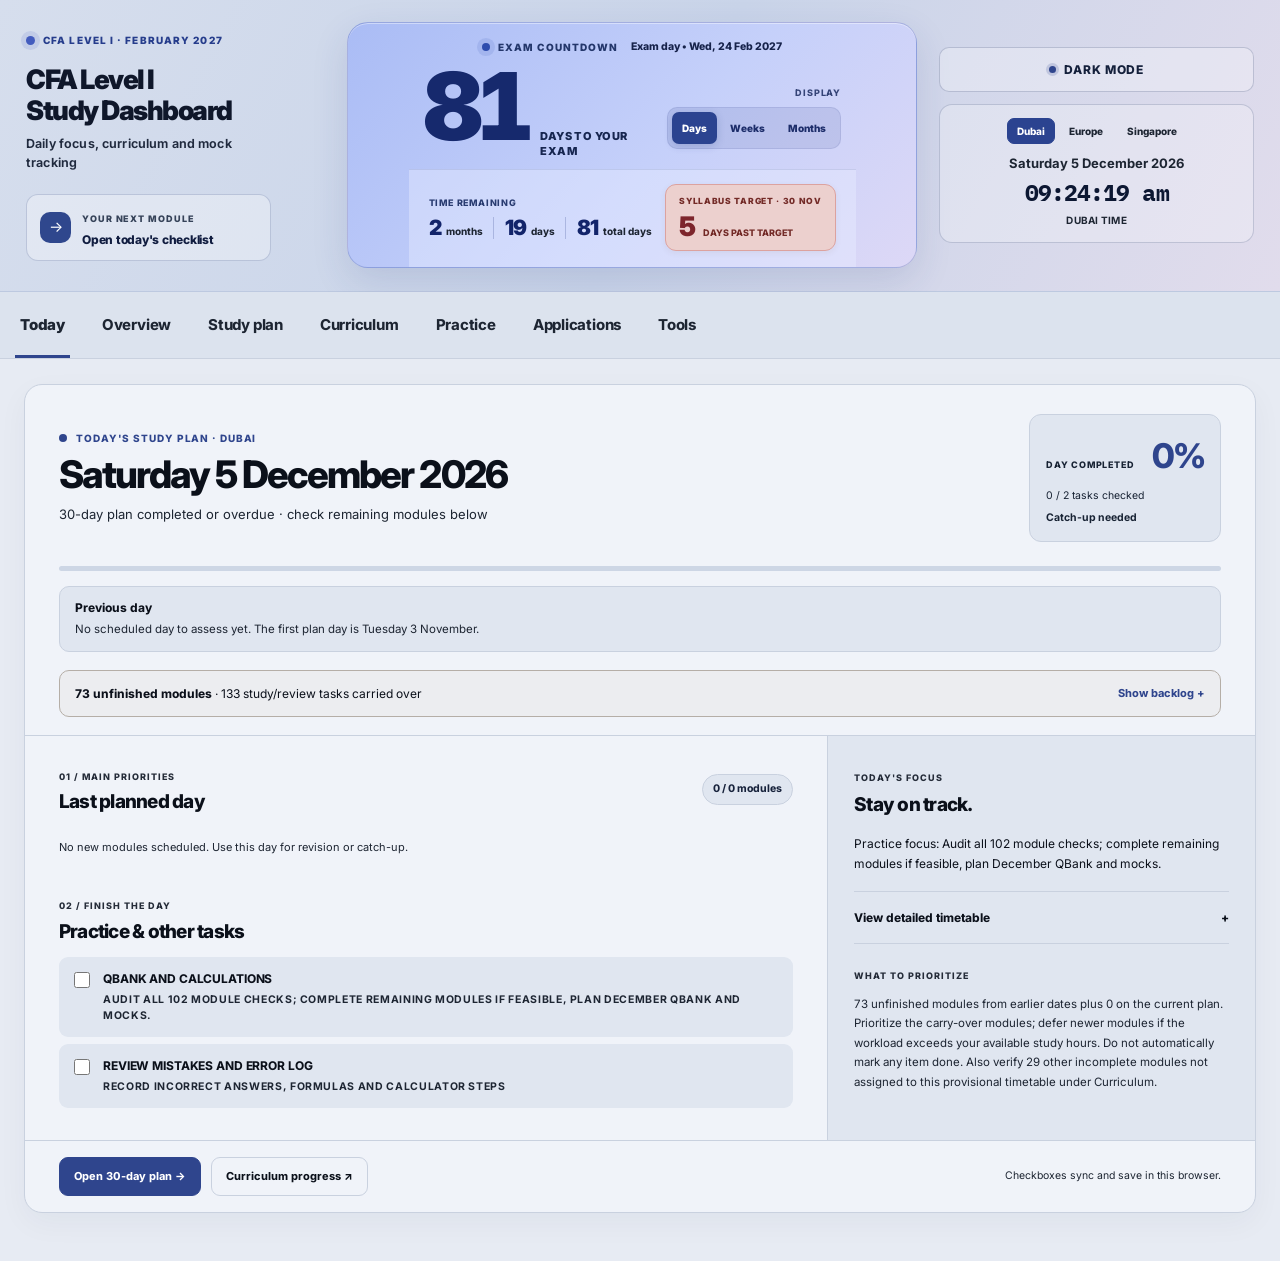
<file: index.html>
<!DOCTYPE html>

<html lang="en">
<head>
<meta charset="utf-8"/><meta content="width=device-width,initial-scale=1" name="viewport"/>
<title>CFA Level I Study Dashboard</title>
<link rel="preconnect" href="https://fonts.googleapis.com"/>
<link rel="preconnect" href="https://fonts.gstatic.com" crossorigin=""/>
<link href="https://fonts.googleapis.com/css2?family=Playfair+Display:wght@600;700;800&family=IBM+Plex+Mono:wght@500;600;700&family=Inter:wght@400;500;600;700;800&display=swap" rel="stylesheet"/>
<style>
:root{
--bg:#f4f1e8;--card:#fffdf8;--card2:#efe9d9;--line:#ddd3b8;
--text:#131a2c;--muted:#6c6455;--accent:#8a6a1f;--accent2:#1f5c46;
--good:#1f6b45;--warn:#a5670a;--bad:#8c3232;--soft:#e9e1cb;
--body-bg:
radial-gradient(circle at 12% 5%,rgba(169,121,31,.06),transparent 30%),
radial-gradient(circle at 90% 18%,rgba(31,92,70,.05),transparent 28%),
linear-gradient(180deg,#f8f5ee 0%,#f2eee1 100%);
--header-bg:rgba(248,245,238,.92);--input-bg:#fffdf8;
--shadow:0 10px 30px rgba(19,26,44,.08);--button-text:#fffdf8;
--serif:'Playfair Display',Georgia,'Times New Roman',serif;
--mono:'IBM Plex Mono',ui-monospace,SFMono-Regular,Menlo,monospace;
}
*{box-sizing:border-box} html{scroll-behavior:smooth} html{color-scheme:light} body{margin:0;background:var(--body-bg);color:var(--text);font:14px/1.5 'Inter',system-ui,-apple-system,Segoe UI,sans-serif;transition:background .2s ease,color .2s ease}
h1,h2,h3{font-family:var(--serif);font-weight:700;letter-spacing:.2px}
header{position:sticky;top:0;z-index:5;background:var(--header-bg);border-bottom:1px solid var(--line);padding:16px 22px;backdrop-filter:blur(14px)}
h1{font-size:22px;margin:0;letter-spacing:.3px}.sub{color:var(--muted);font-size:12px;margin-top:5px;letter-spacing:.15px}
.wrap{max-width:1450px;margin:auto;padding:18px}.grid{display:grid;grid-template-columns:repeat(4,1fr);gap:12px}
.card{background:var(--card);border:1px solid var(--line);border-radius:10px;padding:18px;box-shadow:var(--shadow)}.metric{font-family:var(--mono);font-size:24px;font-weight:600;margin-top:6px;letter-spacing:-.2px}
label{color:var(--muted);font-size:11px;text-transform:uppercase;letter-spacing:.06em} input,select,textarea,button{font:inherit}
input,select,textarea{width:100%;background:var(--input-bg);color:var(--text);border:1px solid var(--line);border-radius:6px;padding:8px}
button{background:var(--accent);color:var(--button-text);border:1px solid var(--accent);border-radius:6px;padding:9px 14px;font-weight:700;font-size:12px;text-transform:uppercase;letter-spacing:.06em;cursor:pointer}
button.secondary{background:transparent;color:var(--text);border:1px solid var(--line)}
.tabs{display:flex;gap:4px;overflow:auto;padding:8px 0 16px;border-bottom:1px solid var(--line)}
.tab{white-space:nowrap;background:transparent;color:var(--muted);border:0;border-bottom:2px solid transparent;border-radius:0;padding:9px 12px 11px;display:flex;flex-direction:column;align-items:flex-start;gap:3px;box-shadow:none!important}
.tab-name{font-size:12.5px;font-weight:700;letter-spacing:.02em}
.tab-sub{font-size:10px;color:var(--muted);font-family:var(--mono);letter-spacing:0}
.tab.active{background:transparent;color:var(--text);border-bottom-color:var(--accent)}
.tab.active .tab-sub{color:var(--accent)}
.two{display:grid;grid-template-columns:1.45fr .75fr;gap:12px}.topichead{display:flex;justify-content:space-between;align-items:center;margin-bottom:12px}
.module{display:grid;grid-template-columns:92px minmax(260px,1fr) 92px 92px 92px 105px;gap:8px;align-items:center;padding:9px 0;border-top:1px solid var(--line)}
.module:first-of-type{border-top:0}.modname{font-weight:650}.tiny{font-size:11px;color:var(--muted)}
input[type=checkbox]{width:19px;height:19px;accent-color:var(--good)}progress{width:100%;height:12px}
.task{padding:11px;border:1px solid var(--line);background:var(--card2);border-radius:8px;margin:8px 0}.task strong{display:block;margin-bottom:4px}
.pill{display:inline-block;border:1px solid var(--line);border-radius:999px;padding:3px 8px;color:var(--muted);font-size:11px;font-family:var(--mono)}
.toolbar{display:grid;grid-template-columns:1fr 1fr 1fr auto;gap:8px;align-items:end}.danger{color:var(--bad)}
@media(max-width:1000px){.grid{grid-template-columns:repeat(2,1fr)}.two{grid-template-columns:1fr}.module{grid-template-columns:86px 1fr 70px 70px}.hide-sm{display:none}}
@media(max-width:600px){.grid{grid-template-columns:1fr}.toolbar{grid-template-columns:1fr 1fr}.module{grid-template-columns:78px 1fr 64px}.mobilehide{display:none}}

progress{appearance:none;-webkit-appearance:none;height:10px;border:none;border-radius:3px;overflow:hidden;background:var(--soft)}
progress::-webkit-progress-bar{background:var(--soft);border-radius:3px}
progress::-webkit-progress-value{background:linear-gradient(90deg,var(--accent),var(--accent2));border-radius:3px}
progress::-moz-progress-bar{background:linear-gradient(90deg,var(--accent),var(--accent2));border-radius:3px}
.donebox{display:flex;align-items:center;gap:8px;padding:7px 10px;border:1px solid var(--line);border-radius:6px;background:var(--card2);font-weight:700;color:var(--text)}
.donebox input{width:18px;height:18px}
.module.done{opacity:.68}
.module.done .modname{text-decoration:line-through}
.progressrow{display:grid;grid-template-columns:1fr auto;gap:10px;align-items:center;margin-top:8px}
.lefttext{font-size:12px;color:var(--muted)}

.pomodoro-shell{background:linear-gradient(135deg,rgba(101,116,232,.08),rgba(47,158,115,.08));border:1px solid var(--line);border-radius:20px;padding:18px}
.pomodoro-wrap{display:grid;grid-template-columns:1.2fr .8fr;gap:16px;align-items:stretch}
.pomo-left,.pomo-right{background:rgba(255,255,255,.55);border:1px solid var(--line);border-radius:18px;padding:16px}
html[data-theme="dark"] .pomo-left,html[data-theme="dark"] .pomo-right{background:rgba(255,255,255,.03)}
.pomo-topline{display:flex;align-items:center;justify-content:space-between;gap:10px;flex-wrap:wrap;margin-bottom:10px}
.mode-pill{display:inline-flex;align-items:center;gap:8px;padding:7px 12px;border-radius:999px;background:var(--card2);border:1px solid var(--line);font-size:12px;color:var(--muted)}
.mode-dot{width:8px;height:8px;border-radius:999px;background:var(--accent);display:inline-block}
.timer-mode{text-align:center;font-size:12px;color:var(--muted);text-transform:uppercase;letter-spacing:1.3px}
@property --timer-progress{syntax:"<angle>";inherits:false;initial-value:0deg}
.timer-ring{--timer-progress:0deg;display:flex;align-items:center;justify-content:center;width:240px;height:240px;margin:14px auto;border-radius:999px;background:
radial-gradient(circle at 50% 50%, var(--card) 0 58%, transparent 59%),
conic-gradient(from -90deg,var(--accent) 0deg,var(--good) var(--timer-progress),var(--soft) var(--timer-progress),var(--soft) 360deg);
box-shadow:inset 0 0 0 10px rgba(255,255,255,.35),0 18px 40px rgba(66,72,102,.10);
transition:--timer-progress .2s linear}
html[data-theme="dark"] .timer-ring{box-shadow:inset 0 0 0 10px rgba(255,255,255,.05),0 18px 40px rgba(0,0,0,.22)}
.timer-display{font-family:var(--mono);font-size:56px;font-weight:600;letter-spacing:1px;text-align:center}
.timer-sub{margin-top:6px;text-align:center;color:var(--muted);font-size:12px}
.timer-controls{display:grid;grid-template-columns:1.2fr 1fr 1fr;gap:8px;margin-top:14px}
.timer-controls button{height:42px;border-radius:12px}
.timer-controls button:first-child{box-shadow:0 8px 22px rgba(101,116,232,.22)}
.timer-settings{display:grid;grid-template-columns:repeat(3,1fr);gap:10px;margin-top:14px}
.setting-card{padding:10px;border:1px solid var(--line);background:var(--card2);border-radius:14px}
.setting-card label{display:block;margin-bottom:6px}
.setting-card input{text-align:center;font-weight:700}
.focus-lock{display:flex;align-items:center;justify-content:space-between;padding:12px 14px;border:1px solid var(--line);background:var(--card2);border-radius:14px;margin-top:14px}
.stats-grid{display:grid;grid-template-columns:1fr;gap:10px}
.stat-card{padding:14px;border:1px solid var(--line);background:var(--card2);border-radius:16px}
.stat-label{font-size:12px;color:var(--muted);margin-bottom:6px}
.session-count{font-size:30px;font-weight:800;line-height:1}
.stat-main{font-size:18px;font-weight:750}
.focus-rule{line-height:1.55}
@media(max-width:900px){.pomodoro-wrap{grid-template-columns:1fr}.timer-ring{width:220px;height:220px}}
@media(max-width:650px){.timer-settings{grid-template-columns:1fr}.timer-controls{grid-template-columns:1fr 1fr 1fr}.timer-display{font-size:50px}}

.header-row{display:flex;align-items:center;justify-content:space-between;gap:16px}.live-clock{text-align:right;min-width:270px}.live-clock #liveDay{font-size:12px;color:var(--muted)}.live-clock strong{display:block;font-family:var(--mono);font-size:21px;font-weight:600;letter-spacing:.5px}.live-clock>span{font-size:10px;color:var(--muted);text-transform:uppercase;letter-spacing:1px}
.clock-switcher{display:flex;justify-content:flex-end;gap:4px;margin-bottom:6px;flex-wrap:wrap}
.clock-zone-btn{background:transparent;color:var(--muted);border:1px solid var(--line);border-radius:999px;padding:4px 8px;font-size:9px;line-height:1;text-transform:uppercase;letter-spacing:.45px;box-shadow:none}
.clock-zone-btn:hover,.clock-zone-btn.active{border-color:var(--accent);color:var(--accent);background:color-mix(in srgb,var(--accent) 7%,var(--card))}
.today-badge{display:inline-flex;align-items:center;gap:6px;margin-top:6px;padding:4px 8px;border:1px solid var(--line);border-radius:999px;color:var(--good);font-size:11px}.toolbar-actions{display:flex;gap:8px}.toolbar-actions button{height:36px}.auto-note{margin-top:5px;color:var(--muted);font-size:10px}@media(max-width:650px){.header-row{align-items:flex-start}.live-clock{min-width:auto}.clock-switcher{justify-content:flex-start}.live-clock{text-align:left}.live-clock strong{font-size:18px}.live-clock #liveDay{max-width:160px}.toolbar-actions{grid-column:1/-1}.toolbar-actions button{flex:1}}

.plan-topline{display:flex;align-items:center;justify-content:space-between;gap:8px;flex-wrap:wrap;margin-bottom:8px}
.plan-actions{display:flex;gap:6px;flex-wrap:wrap}
.plan-actions button{padding:7px 10px;font-size:12px}
#planEditor{min-height:260px;line-height:1.55;resize:vertical;margin-top:8px;background:var(--input-bg)}
.custom-plan-note{font-size:10px;color:var(--accent);margin:5px 0 2px}
.task.custom{white-space:pre-wrap;line-height:1.5}
[hidden]{display:none!important}

#weightList{margin-top:10px}
.weight-row{padding:9px 0;border-top:1px solid var(--line)}
.weight-row:first-child{border-top:0;padding-top:2px}
.weight-row-top{display:flex;justify-content:space-between;align-items:baseline;gap:8px;margin-bottom:5px}
.weight-row-name{font-size:12px;font-weight:650;color:var(--text)}
.weight-row-range{font-family:var(--mono);font-size:11px;color:var(--accent);white-space:nowrap}
.weight-track{height:5px;border-radius:3px;background:var(--soft);overflow:hidden;position:relative}
.weight-mass{position:absolute;inset:0;background:color-mix(in srgb,var(--accent) 22%,transparent);border-radius:3px}
.weight-fill{position:absolute;inset:0;width:0;background:linear-gradient(90deg,var(--accent),var(--accent2));border-radius:3px}
.weight-row-foot{margin-top:4px;font-size:10px;color:var(--muted);font-family:var(--mono)}

html[data-theme="dark"]{color-scheme:dark;--bg:#0b0f17;--card:#131926;--card2:#1a2233;--line:#2c3346;--text:#f1ede1;--muted:#9aa0b4;--accent:#d4af37;--accent2:#3f8f6c;--good:#4caf7d;--warn:#d9a441;--bad:#c0524f;--soft:#212a3d;--body-bg:linear-gradient(180deg,#0c111c 0,#090d15 100%);--header-bg:rgba(11,15,23,.94);--input-bg:#161e2d;--shadow:0 8px 28px rgba(0,0,0,.32);--button-text:#0b0f17}
.theme-area{display:flex;align-items:center;gap:10px}.theme-toggle{display:flex;align-items:center;gap:8px;background:transparent;color:var(--text);border:1px solid var(--line);padding:8px 11px;min-width:118px;justify-content:center;border-radius:6px;font-size:11px;text-transform:uppercase;letter-spacing:.06em;font-weight:600}.theme-toggle:hover{border-color:var(--accent);color:var(--accent)}.theme-dot{width:7px;height:7px;border-radius:50%;background:var(--accent);box-shadow:0 0 0 3px color-mix(in srgb,var(--accent) 18%,transparent)}
@media(max-width:650px){.theme-area{flex-direction:column;align-items:flex-end;gap:6px}.theme-toggle{min-width:105px;padding:7px 9px}}

.mock-section{margin-top:12px}.mock-header{display:flex;justify-content:space-between;gap:12px;align-items:flex-start;margin-bottom:14px}.mock-summary{display:grid;grid-template-columns:repeat(4,1fr);gap:10px;margin-bottom:14px}.mock-stat{background:var(--card2);border:1px solid var(--line);border-radius:11px;padding:12px}.mock-stat .metric{font-size:22px}.mock-form{display:grid;grid-template-columns:1.2fr 1.4fr .7fr .7fr;gap:10px;align-items:end}.mock-notes{grid-column:1/-1}.mock-actions{display:flex;gap:8px;justify-content:flex-end;margin-top:10px}.topic-score-grid{display:grid;grid-template-columns:repeat(5,1fr);gap:8px;margin-top:10px}.mock-table-wrap{overflow:auto;margin-top:14px}.mock-table{width:100%;border-collapse:collapse;min-width:760px}.mock-table th,.mock-table td{padding:10px;border-bottom:1px solid var(--line);text-align:left;vertical-align:top}.mock-table th{color:var(--muted);font-size:11px;text-transform:uppercase;letter-spacing:.4px}.mock-table button{padding:6px 9px;font-size:12px}.mock-trend{display:flex;align-items:flex-end;gap:8px;height:130px;padding:12px 4px 0;margin-top:10px;border-bottom:1px solid var(--line)}.trend-item{flex:1;min-width:32px;max-width:70px;text-align:center}.trend-bar{width:100%;min-height:4px;background:linear-gradient(180deg,var(--accent),var(--good));border-radius:7px 7px 2px 2px}.trend-label{font-size:10px;color:var(--muted);margin-top:5px;white-space:nowrap;overflow:hidden;text-overflow:ellipsis}.trend-score{font-size:10px;font-weight:700;margin-bottom:4px}.empty-state{padding:18px;text-align:center;color:var(--muted);background:var(--card2);border:1px dashed var(--line);border-radius:10px}.mock-details summary{cursor:pointer;color:var(--text);font-weight:700;margin-top:12px}.score-good{color:var(--good);font-weight:750}.score-warn{color:var(--warn);font-weight:750}.score-bad{color:var(--bad);font-weight:750}
@media(max-width:900px){.mock-summary{grid-template-columns:repeat(2,1fr)}.mock-form{grid-template-columns:1fr 1fr}.topic-score-grid{grid-template-columns:repeat(2,1fr)}}
@media(max-width:560px){.mock-summary,.mock-form{grid-template-columns:1fr}.topic-score-grid{grid-template-columns:1fr}.mock-actions{flex-direction:column}.mock-actions button{width:100%}}

body::before{
content:"";position:fixed;inset:0;pointer-events:none;opacity:.28;
background-image:
linear-gradient(rgba(90,74,40,.05) 1px,transparent 1px),
linear-gradient(90deg,rgba(90,74,40,.05) 1px,transparent 1px);
background-size:44px 44px;mask-image:linear-gradient(to bottom,black,transparent 72%);
}
header{backdrop-filter:blur(14px)}
button{transition:filter .16s ease,border-color .16s ease}
button:hover{filter:brightness(1.08)}
button.secondary:hover{border-color:var(--accent);color:var(--accent)}
.top-nav{max-width:1450px;margin:0 auto;padding:0 18px 14px;display:flex;gap:8px;overflow:auto}
.top-nav a{display:inline-flex;align-items:center;white-space:nowrap;padding:8px 13px;border:1px solid var(--line);border-radius:4px;background:var(--card);color:var(--muted);text-decoration:none;font-size:11px;font-weight:600;text-transform:uppercase;letter-spacing:.05em}
.top-nav a:hover{border-color:var(--accent);color:var(--accent)}
.finance-hero{max-width:1450px;margin:16px auto 18px;padding:0 18px}
.finance-hero-card{position:relative;overflow:hidden;border-radius:14px;padding:32px 34px;background:
linear-gradient(120deg,#0c1e3d 0%,#132c52 58%,#0f3a30 100%);color:#f4f1e8;box-shadow:0 20px 48px rgba(12,25,50,.24);border:1px solid rgba(212,175,55,.25)}
.finance-hero-card::before{content:"";position:absolute;inset:0;opacity:.14;background-image:
linear-gradient(rgba(244,241,232,.18) 1px,transparent 1px),
linear-gradient(90deg,rgba(244,241,232,.18) 1px,transparent 1px);background-size:48px 48px}
.finance-hero-card::after{content:"";position:absolute;right:-40px;top:-70px;width:430px;height:260px;border:1px solid rgba(212,175,55,.35);border-radius:50%;transform:rotate(-13deg);box-shadow:
-70px 68px 0 -1px rgba(212,175,55,.14),
-145px 122px 0 -1px rgba(212,175,55,.08)}
.finance-hero-content{position:relative;z-index:1;max-width:700px}
.finance-eyebrow{font-family:var(--mono);font-size:11px;letter-spacing:2px;font-weight:600;color:#d4af37;text-transform:uppercase}
.finance-title{margin:12px 0 10px;font-family:var(--serif);font-size:33px;line-height:1.14;font-weight:700;color:#f4f1e8}
.finance-copy{max-width:620px;color:rgba(244,241,232,.72);line-height:1.6}
.finance-badges{display:flex;gap:8px;flex-wrap:wrap;margin-top:18px}
.finance-badge{padding:7px 12px;border:1px solid rgba(212,175,55,.35);border-radius:3px;background:rgba(212,175,55,.08);font-size:10.5px;font-weight:600;letter-spacing:.05em;text-transform:uppercase;color:#e7dcb8}
.section-heading{display:flex;align-items:flex-end;justify-content:space-between;gap:12px;margin:26px 0 12px}
.section-heading h2{margin:0;font-size:19px}
.section-heading p{margin:4px 0 0;color:var(--muted);font-size:12px}
#focus,#overview,#curriculum,#plan,#mockExams{scroll-margin-top:110px}
#pomodoroTop{border:1px solid color-mix(in srgb,var(--accent) 20%,var(--line))}
.pomodoro-shell{background:linear-gradient(135deg,color-mix(in srgb,var(--accent) 8%,var(--card)),color-mix(in srgb,var(--accent2) 7%,var(--card)))}
.module{padding:12px 0}
.module:hover{background:color-mix(in srgb,var(--card2) 65%,transparent)}
.mock-section{margin-top:18px}
@media(max-width:700px){
.finance-hero-card{padding:24px 20px}.finance-title{font-size:26px}
.top-nav{padding-bottom:10px}.finance-hero{margin-top:12px}
}


.history-section,.sync-section,.resources-section{margin-top:18px}
.section-grid{display:grid;grid-template-columns:1fr 1fr;gap:12px}
.history-toolbar{display:grid;grid-template-columns:1.2fr .8fr auto;gap:8px;align-items:end;margin:12px 0}
.history-summary{display:grid;grid-template-columns:repeat(3,1fr);gap:10px;margin:12px 0}
.history-stat{background:var(--card2);border:1px solid var(--line);border-radius:12px;padding:12px}
.history-table-wrap{overflow:auto}
.history-table{width:100%;border-collapse:collapse;min-width:720px}
.history-table th,.history-table td{padding:10px;border-bottom:1px solid var(--line);text-align:left;vertical-align:top}
.history-table th{font-size:11px;text-transform:uppercase;letter-spacing:.45px;color:var(--muted)}
.history-table button{padding:6px 9px;font-size:12px}
.sync-actions{display:grid;grid-template-columns:repeat(2,1fr);gap:8px;margin-top:12px}
.sync-code{min-height:108px;font-family:ui-monospace,SFMono-Regular,Menlo,monospace;font-size:11px;resize:vertical}
.sync-status{margin-top:8px;color:var(--muted);font-size:11px}
.resource-card{display:flex;flex-direction:column;justify-content:space-between;gap:14px;min-height:170px;padding:18px;border:1px solid var(--line);border-radius:16px;background:
linear-gradient(145deg,color-mix(in srgb,var(--accent) 6%,var(--card)),var(--card))}
.resource-card h3{margin:0;font-size:18px}
.resource-card p{margin:7px 0 0;color:var(--muted);line-height:1.55}
.resource-card a{display:inline-flex;align-items:center;justify-content:center;text-decoration:none;background:var(--accent);color:var(--button-text);padding:10px 12px;border-radius:10px;font-weight:750}
.resource-tag{display:inline-flex;width:max-content;padding:5px 8px;border:1px solid var(--line);border-radius:999px;color:var(--muted);font-size:10px;font-weight:750;text-transform:uppercase;letter-spacing:.55px}
.backup-warning{padding:10px 12px;border:1px solid color-mix(in srgb,var(--warn) 42%,var(--line));border-radius:11px;background:color-mix(in srgb,var(--warn) 7%,var(--card));font-size:11px;color:var(--muted);line-height:1.5}
@media(max-width:850px){
.section-grid{grid-template-columns:1fr}
.history-summary{grid-template-columns:1fr 1fr 1fr}
}
@media(max-width:700px){
.module{display:grid;grid-template-columns:1fr 1fr;gap:10px;margin:10px 0;padding:14px;border:1px solid var(--line);border-radius:14px;background:var(--card2)}
.module>div:nth-child(2){grid-column:1/-1;order:-1}
.module .donebox{width:max-content}
.module>div:not(:nth-child(2)){min-width:0}
.hide-sm,.mobilehide{display:block}
.history-toolbar{grid-template-columns:1fr}
.history-summary{grid-template-columns:1fr}
.sync-actions{grid-template-columns:1fr}
}


.resource-links{display:grid;grid-template-columns:1fr 1fr;gap:8px}
.resource-links a{width:100%}
@media(max-width:560px){.resource-links{grid-template-columns:1fr}}

.applications-section{margin-top:18px}
.application-summary{display:grid;grid-template-columns:repeat(4,1fr);gap:10px;margin:14px 0}
.application-stat{background:var(--card2);border:1px solid var(--line);border-radius:13px;padding:12px}
.application-toolbar{display:flex;justify-content:space-between;gap:10px;align-items:center;flex-wrap:wrap;margin:12px 0}
.application-table-wrap{overflow:auto}
.application-table{width:100%;border-collapse:collapse;min-width:1160px}
.application-table th,.application-table td{padding:9px 7px;border-bottom:1px solid var(--line);text-align:left;vertical-align:top}
.application-table th{font-size:10px;text-transform:uppercase;letter-spacing:.55px;color:var(--muted)}
.application-table input,.application-table select{min-width:110px;padding:7px;font-size:12px}
.application-table .school-input{min-width:135px;font-weight:750}
.application-table .program-input{min-width:190px}
.application-table .notes-input{min-width:230px}
.application-link{display:inline-flex;align-items:center;justify-content:center;padding:7px 9px;border-radius:8px;background:var(--accent);color:var(--button-text);text-decoration:none;font-size:11px;font-weight:750;white-space:nowrap}
.deadline-count{font-weight:800;white-space:nowrap}
.deadline-count.urgent{color:var(--bad)}
.deadline-count.soon{color:var(--warn)}
.deadline-count.safe{color:var(--good)}
.deadline-count.tbc{color:var(--muted)}
.application-note{padding:10px 12px;border:1px solid var(--line);border-radius:11px;background:var(--card2);color:var(--muted);font-size:11px;line-height:1.55}
@media(max-width:850px){.application-summary{grid-template-columns:1fr 1fr}}
@media(max-width:600px){.application-summary{grid-template-columns:1fr}}


.header-title-area{min-width:0}
.exam-countdown{display:flex;align-items:center;gap:7px;flex-wrap:wrap;margin-top:9px}
.countdown-label{font-size:10px;font-weight:800;letter-spacing:.9px;text-transform:uppercase;color:var(--muted);margin-right:3px}
.countdown-unit{display:inline-flex;align-items:baseline;gap:4px;padding:6px 9px;border:1px solid var(--line);border-radius:4px;background:var(--card2);box-shadow:none}
.countdown-value{font-family:var(--mono);font-size:16px;font-weight:600;line-height:1;color:var(--accent)}
.countdown-name{font-size:9px;text-transform:uppercase;letter-spacing:.55px;color:var(--muted)}
.countdown-date{font-size:10px;color:var(--muted);margin-left:3px}
.exam-countdown.finished .countdown-unit{border-color:color-mix(in srgb,var(--good) 38%,var(--line))}
.exam-countdown.finished .countdown-value{color:var(--good)}
@media(max-width:760px){
.header-row{flex-direction:column;align-items:stretch}
.theme-area{flex-direction:row;align-items:center;justify-content:space-between}
.exam-countdown{gap:5px}
.countdown-unit{padding:5px 7px}
.countdown-value{font-size:14px}
.countdown-date{width:100%;margin:1px 0 0}
}


/* Final study-system upgrade */
.grid{grid-template-columns:repeat(auto-fit,minmax(210px,1fr))}
.schedule-settings{margin-top:12px}
.schedule-grid{display:grid;grid-template-columns:repeat(6,1fr);gap:10px;align-items:end}
.readiness-breakdown{margin-top:8px;font-size:10px;color:var(--muted);line-height:1.55}
.readiness-score{color:var(--accent)}
.review-row{display:flex;align-items:center;gap:7px;flex-wrap:wrap;margin-top:7px}
.review-row button{padding:5px 7px;font-size:9px}
.review-badge{display:inline-flex;padding:4px 7px;border:1px solid var(--line);border-radius:999px;font-family:var(--mono);font-size:9px;color:var(--muted)}
.review-badge.due{border-color:color-mix(in srgb,var(--bad) 45%,var(--line));color:var(--bad);background:color-mix(in srgb,var(--bad) 6%,var(--card))}
.review-badge.soon{border-color:color-mix(in srgb,var(--warn) 45%,var(--line));color:var(--warn)}
.weak-panel{margin:14px 0;padding:14px;border:1px solid var(--line);border-radius:10px;background:var(--card2)}
.weak-list{display:grid;grid-template-columns:repeat(3,1fr);gap:8px;margin:10px 0}
.weak-item{padding:10px;border:1px solid var(--line);border-radius:8px;background:var(--card)}
.weak-item strong{display:block}.weak-score{font-family:var(--mono);color:var(--bad);margin-top:4px}
.error-section{margin-top:18px}
.error-summary{display:grid;grid-template-columns:repeat(4,1fr);gap:10px;margin:12px 0}
.error-stat{padding:12px;background:var(--card2);border:1px solid var(--line);border-radius:11px}
.error-form{display:grid;grid-template-columns:1fr 1.2fr 1.2fr 1fr;gap:10px;align-items:end}
.error-wide{grid-column:span 2}
.error-table-wrap{overflow:auto;margin-top:14px}
.error-table{width:100%;border-collapse:collapse;min-width:1050px}
.error-table th,.error-table td{padding:9px;border-bottom:1px solid var(--line);text-align:left;vertical-align:top}
.error-table th{font-size:10px;text-transform:uppercase;letter-spacing:.5px;color:var(--muted)}
.error-table button{padding:6px 8px;font-size:10px}
.due-review-banner{padding:9px 11px;border-left:3px solid var(--warn);background:color-mix(in srgb,var(--warn) 7%,var(--card));margin-bottom:9px;font-size:11px;line-height:1.5}
.collapsible-section>.collapse-head{position:relative;padding-right:110px}
.collapse-toggle{position:absolute;right:0;top:0;background:transparent!important;color:var(--muted)!important;border-color:var(--line)!important;padding:6px 9px!important;font-size:10px!important}
.collapsible-section.collapsed>:not(:first-child){display:none!important}
.app-checklist{min-width:240px}.app-checklist summary{cursor:pointer;font-weight:700;color:var(--text)}
.app-check-grid{display:grid;grid-template-columns:1fr 1fr;gap:7px;margin-top:8px}
.app-check-item{display:flex;align-items:center;gap:6px;color:var(--muted);font-size:10px}.app-check-item input{width:16px;height:16px}
.app-small-input{min-width:125px!important}
@media(max-width:1000px){.schedule-grid{grid-template-columns:repeat(3,1fr)}.weak-list{grid-template-columns:1fr}.error-form{grid-template-columns:1fr 1fr}.error-summary{grid-template-columns:1fr 1fr}}
@media(max-width:650px){.schedule-grid,.error-form,.error-summary{grid-template-columns:1fr}.error-wide{grid-column:auto}.module{grid-template-columns:1fr 1fr}.review-row{grid-column:1/-1}}


/* Separate two-day execution checklist */
.sprint-grid{display:grid;grid-template-columns:repeat(2,minmax(0,1fr));gap:13px;margin-top:14px}
.sprint-day{background:var(--card2);border:1px solid var(--line);border-radius:14px;padding:15px}
.sprint-task{display:flex;gap:11px;align-items:flex-start;padding:10px 0;border-top:1px solid var(--line)}
.sprint-task input{width:18px;height:18px;flex-shrink:0;margin-top:3px;accent-color:var(--accent)}
.sprint-task label{cursor:pointer;flex:1;font-size:13px;line-height:1.5}
.sprint-task small{display:block;color:var(--muted);margin:3px 0 0}
.sprint-task.completed label{text-decoration:line-through;opacity:.65}
.sprint-track{height:9px;border-radius:30px;background:var(--line);overflow:hidden;margin-top:9px}
.sprint-track div{height:100%;background:var(--accent);transition:width .2s}
@media(max-width:740px){.sprint-grid{grid-template-columns:1fr}}

/* 3 Nov - 2 Dec 2026 execution checklist */
.roadmap-controls{display:flex;gap:12px;align-items:end;justify-content:space-between;flex-wrap:wrap;margin:14px 0}
.roadmap-controls select{min-width:195px}.roadmap-actions{display:flex;gap:8px;flex-wrap:wrap}
.roadmap-note,.roadmap-warning{padding:12px;background:var(--card2);border:1px solid var(--line);border-radius:9px;font-size:11.5px;line-height:1.6}
.roadmap-warning{margin-top:10px;border-color:var(--warn)}.roadmap-meta{display:flex;gap:8px;flex-wrap:wrap;margin:10px 0}
.roadmap-day{scroll-margin-top:120px;min-width:0}.roadmap-day h3{font-size:17px;margin:5px 0 9px}
.roadmap-today{border-color:var(--accent);box-shadow:inset 0 0 0 1px var(--accent)}
.roadmap-day-head{display:flex;flex-wrap:wrap;gap:6px;align-items:center;justify-content:space-between}
.roadmap-timetable{border:1px solid var(--line);background:var(--card);border-radius:9px;padding:10px;margin:12px 0}
.roadmap-timetable summary{font-size:11px;font-weight:700;cursor:pointer}
.roadmap-line{display:grid;grid-template-columns:95px 1fr;gap:8px;padding:6px 0;border-bottom:1px solid var(--line);font-size:11px}
.roadmap-line time{font-family:var(--mono);color:var(--accent)}
.roadmap-check-label{font-size:10px;letter-spacing:.05em;font-weight:800;color:var(--muted);margin:14px 0 4px}
.roadmap-stretch{color:var(--warn);font-size:10px}
#sprintTaskGrid .sprint-task span{min-width:0;cursor:pointer}
#sprintTaskGrid .sprint-task strong{display:block;font-size:12px}
#sprintTaskGrid .sprint-task small{font-size:11px}
@media(max-width:650px){.roadmap-controls select{width:100%}.roadmap-controls>div{width:100%}.roadmap-line{grid-template-columns:85px 1fr}}


/* Daily command center opens above the rest of the dashboard */
.today-command{max-width:1450px;margin:16px auto 16px;border:1px solid color-mix(in srgb,var(--accent) 28%,var(--line));box-shadow:0 10px 30px rgba(14,25,36,.08);scroll-margin-top:116px}
.today-heading{display:flex;align-items:start;justify-content:space-between;gap:14px;flex-wrap:wrap}
.today-kicker{font:600 10px var(--mono);letter-spacing:1.5px;text-transform:uppercase;color:var(--accent)}
.today-heading h2{font-size:28px;margin:6px 0 1px}
.today-sub{font-size:12px;color:var(--muted);margin:4px 0 0}
.today-stat{border:1px solid var(--line);border-radius:9px;padding:11px 13px;background:var(--card2);margin-top:13px;line-height:1.5}
.today-stat strong{display:block;margin-bottom:3px;font-size:12.5px}
.today-stat p{margin:0;font-size:11.5px;color:var(--muted)}
.today-grid{display:grid;grid-template-columns:1.35fr .85fr;gap:16px;margin-top:13px}
.today-grid h3{font-size:16px;margin:0 0 6px}
.today-list,.carry-list{display:grid;gap:7px}
.today-task{display:flex;align-items:flex-start;gap:9px;background:var(--card2);border:1px solid var(--line);padding:9px 10px;border-radius:8px;cursor:pointer}
.today-task input{flex:none;width:18px;height:18px;margin:1px 0 0;accent-color:var(--accent)}
.today-task strong{display:block;font-size:12px;line-height:1.45}
.today-task small{display:block;color:var(--muted);font-size:10.5px;margin-top:2px;line-height:1.5}
.today-task.complete{opacity:.72}
.today-task.complete strong{text-decoration:line-through}
.today-meter{height:9px;background:var(--soft);border-radius:99px;overflow:hidden;margin-top:10px}
.today-meter span{display:block;background:var(--accent);height:100%;width:0%;transition:width .2s}
.today-side{background:var(--card2);border-radius:9px;padding:14px;border:1px solid var(--line)}
.today-side .tiny{line-height:1.6}
.today-side details{border-top:1px solid var(--line);padding-top:10px;margin-top:12px}
.today-side summary{cursor:pointer;font-weight:700;font-size:12px}
.today-side .roadmap-line{background:none;border-bottom-color:var(--line)}
.today-carry{margin-top:12px;border:1px solid color-mix(in srgb,var(--warn) 40%,var(--line));border-radius:9px;padding:12px;background:color-mix(in srgb,var(--warn) 5%,var(--card))}
.today-carry h3{font-size:15px;margin:0 0 4px}
.today-carry p{font-size:11px;color:var(--muted);margin:0 0 10px}
.today-carry .carry-list{display:grid;grid-template-columns:repeat(2,minmax(0,1fr))}
.today-footer{display:flex;gap:9px;align-items:center;flex-wrap:wrap;margin-top:13px}
.today-footer a{display:inline-block;border:1px solid var(--accent);background:var(--accent);color:var(--button-text);border-radius:7px;text-decoration:none;font-size:11px;font-weight:700;padding:9px 12px}
.today-footer .tiny{flex:1}
@media(max-width:800px){.today-grid{grid-template-columns:1fr}.today-carry .carry-list{grid-template-columns:1fr}}
@media(max-width:560px){.today-heading h2{font-size:22px}.today-command{padding:14px}.today-list{gap:6px}}


/* November clean focus redesign: light cards, spacious task-first typography */
:root{--bg:#f6f8fa;--card:#fff;--card2:#f5f8fa;--line:#e0e7ed;--text:#16263a;--muted:#617186;--accent:#0c6b63;--accent2:#338078;--good:#16755c;--warn:#93621f;--bad:#a34540;--soft:#e6edf0;--body-bg:#f6f8fa;--header-bg:rgba(255,255,255,.97);--input-bg:#fff;--shadow:0 4px 18px rgba(16,32,52,.035);--button-text:#fff;--serif:'Inter',system-ui,sans-serif}
html[data-theme="dark"]{--bg:#0e1721;--card:#172331;--card2:#1d2b39;--line:#304151;--text:#edf3f7;--muted:#afbdca;--accent:#68cdbb;--accent2:#6cb9c1;--good:#65c6a4;--warn:#e4b370;--bad:#e88989;--soft:#2c3b4a;--body-bg:#0e1721;--header-bg:rgba(16,25,36,.97);--input-bg:#1d2b39;--shadow:0 5px 20px rgba(0,0,0,.15);--button-text:#0c1d21}
body{font-family:'Inter',system-ui,sans-serif}h1,h2,h3{font-family:'Inter',system-ui,sans-serif;letter-spacing:-.025em}.card{border-radius:14px;box-shadow:var(--shadow)}
header{position:relative;padding:12px 23px}header h1{font-size:18px;font-weight:800}.top-nav a{text-transform:none;letter-spacing:0;font-size:10.5px;border:0;border-radius:8px;background:transparent;padding:8px 11px}.top-nav a:first-child{background:color-mix(in srgb,var(--accent) 10%,var(--card));color:var(--accent);font-weight:800}body .wrap{padding-top:8px}
.today-command{background:var(--card);margin:0 auto 20px;border:1px solid var(--line);border-radius:20px;box-shadow:0 12px 28px rgba(23,47,67,.05);overflow:hidden;scroll-margin-top:10px}
.today-heading{display:flex;align-items:center;justify-content:space-between;gap:24px;padding:27px 32px 22px}.today-kicker{display:flex;align-items:center;gap:8px;font:800 10px 'Inter',sans-serif;letter-spacing:.11em;color:var(--accent)}.today-dot{width:8px;height:8px;border-radius:50%;background:var(--accent)}.today-heading h2{font-size:clamp(27px,3vw,37px);font-family:'Inter',sans-serif;font-weight:800;letter-spacing:-.045em;margin:9px 0 7px}.today-sub{font-size:14px;color:var(--muted);margin:0}
.today-summary{width:220px;flex-shrink:0;background:var(--card2);border:1px solid var(--line);padding:14px 16px;border-radius:12px;display:flex;flex-direction:column;gap:4px}.today-summary-top{display:flex;align-items:baseline;justify-content:space-between;gap:14px}.today-summary-top span{font-size:9px;font-weight:800;letter-spacing:.1em;color:var(--muted)}.today-summary-top strong{font-size:30px;font-weight:800;letter-spacing:-.05em;color:var(--accent)}.today-summary>span{font-size:11px;color:var(--muted)}.today-summary .today-status{color:var(--accent);font-weight:750}
.today-meter{height:5px;border-radius:90px;background:var(--soft);margin:0 32px 17px}.today-meter span{border-radius:90px;background:var(--accent)}
.today-stat{background:var(--card2);border:1px solid var(--line);border-radius:11px;margin:0 32px 16px;padding:12px 15px}.today-stat strong{font-size:12px;font-weight:800}.today-stat p{font-size:11.5px;margin:3px 0 0}
.today-carry{margin:0 32px 18px;border-radius:11px;padding:15px;border-color:color-mix(in srgb,var(--warn) 36%,var(--line));background:color-mix(in srgb,var(--warn) 4%,var(--card))}.today-carry h3{font-size:15px;margin:0 0 5px}.today-carry p{font-size:11px}.today-carry .carry-list{grid-template-columns:repeat(2,minmax(0,1fr));gap:7px}.today-carry .today-task{background:var(--card)}
.today-grid{display:grid;grid-template-columns:minmax(0,1.4fr) minmax(260px,.75fr);gap:0;margin:0;border-top:1px solid var(--line)}.today-work{padding:25px 32px 30px;min-width:0}.today-section-top{display:flex;justify-content:space-between;align-items:center;gap:12px;margin-bottom:13px}.today-label{font-size:10px;font-weight:800;letter-spacing:.12em;color:var(--muted)}.today-section-top h3,.today-side h3{font-size:19px;font-weight:800;letter-spacing:-.035em;margin:4px 0 0}.today-count{font-size:11px;color:var(--accent);background:color-mix(in srgb,var(--accent) 10%,var(--card));border-radius:30px;padding:6px 10px;white-space:nowrap}.today-followup{margin-top:28px}
.today-list{display:grid;gap:9px}.today-task{border:1px solid var(--line);background:var(--card);border-radius:11px;padding:14px 15px;display:flex;align-items:flex-start;gap:13px;cursor:pointer;transition:.15s border-color,.15s background}.today-task:hover{border-color:color-mix(in srgb,var(--accent) 40%,var(--line));background:color-mix(in srgb,var(--accent) 2%,var(--card))}.today-task input{width:20px;height:20px;margin:2px 0 0;flex:none;accent-color:var(--accent)}.today-task strong{font-size:13px;font-weight:750}.today-task small{font-size:11.5px;line-height:1.5;margin-top:4px}.today-task.complete{background:var(--card2);opacity:.65}.today-task.complete strong{text-decoration:line-through}.today-extras{gap:6px}.today-extras .today-task{background:var(--card2);border-color:transparent;padding:10px 12px}.today-extras .today-task input{width:17px;height:17px}.today-extras .today-task strong{font-size:12px}
.today-side{padding:27px 23px;background:var(--card2);border:0;border-left:1px solid var(--line);border-radius:0}.today-practice{font-size:12px;line-height:1.6;color:var(--text);padding:16px 0;margin:0;border-bottom:1px solid var(--line)}.today-side details{margin:0;padding:14px 0;border-top:0;border-bottom:1px solid var(--line)}.today-side summary{font-size:12px;cursor:pointer;display:flex;justify-content:space-between}.today-side .roadmap-line{grid-template-columns:80px 1fr;font-size:10px}.today-advice{margin-top:19px}.today-advice p{font-size:11.5px;color:var(--muted);line-height:1.65}
.today-footer{display:flex;align-items:center;gap:8px;padding:16px 32px;margin:0;border-top:1px solid var(--line);flex-wrap:wrap}.today-footer a{font-size:11px;border-radius:8px;padding:10px 14px;text-decoration:none;font-weight:800}.today-footer a:first-child{background:var(--accent);color:var(--button-text);border:1px solid var(--accent)}.today-footer a:nth-child(2){background:transparent;color:var(--text);border:1px solid var(--line)}.today-footer .tiny{margin-left:auto;flex:initial}
@media(max-width:900px){.today-grid{grid-template-columns:1fr}.today-side{border:0;border-top:1px solid var(--line)}}@media(max-width:640px){.today-command{border-radius:13px}.today-heading{padding:22px 18px;flex-direction:column;align-items:stretch}.today-summary{width:100%}.today-meter{margin:0 18px 16px}.today-stat,.today-carry{margin-left:18px;margin-right:18px}.today-work,.today-side{padding:23px 18px}.today-footer{padding:16px 18px}.today-footer .tiny{width:100%;margin-top:5px}.today-carry .carry-list{grid-template-columns:1fr}}

</style>
<link rel="stylesheet" href="./workspace.css?v=20261104-header3"/>
<link rel="stylesheet" href="./countdown-feature.css?v=20261104a"/>
</head>
<body>
<header class="dashboard-top"><div class="header-row">
  <div class="header-title-area">
    <div class="header-eyebrow">CFA LEVEL I · FEBRUARY 2027</div>
    <h1>CFA Level I<span>Study Dashboard</span></h1>
    <p class="sub">Daily focus, curriculum and mock tracking</p>
    <a class="header-next" href="#todayCommand" aria-label="Go to your next scheduled study module">
      <span class="header-next-icon" aria-hidden="true">→</span>
      <span><span class="header-next-label">YOUR NEXT MODULE</span><strong id="headerNextModule">Open today's checklist</strong></span>
    </a>
  </div>
  <div class="exam-countdown countdown-spotlight" id="examCountdown" aria-label="CFA Level I exam countdown">
    <div class="cd-head">
      <span class="cd-eyebrow"><span class="cd-signal" aria-hidden="true"></span>EXAM COUNTDOWN</span>
      <span id="countdownDateLabel">24 Feb 2027</span>
    </div>
    <div class="cd-hero">
      <div class="cd-primary">
        <span id="countdownHeroValue" aria-live="polite">—</span>
        <span id="countdownHeroUnit">DAYS TO YOUR EXAM</span>
      </div>
      <div class="cd-mode">
        <span class="cd-mode-label">DISPLAY</span>
        <div class="cd-mode-switch" role="group" aria-label="Countdown display units">
          <button type="button" data-countdown-mode="days" aria-pressed="true" class="active">Days</button>
          <button type="button" data-countdown-mode="weeks" aria-pressed="false">Weeks</button>
          <button type="button" data-countdown-mode="months" aria-pressed="false">Months</button>
        </div>
      </div>
    </div>
    <div class="cd-base">
      <div class="cd-breakdown">
        <div class="cd-secondary-caption">TIME REMAINING</div>
        <div class="cd-secondary">
          <span class="countdown-unit"><span class="countdown-value" id="countdownMonths">—</span><span class="countdown-name">months</span></span>
          <span class="countdown-unit"><span class="countdown-value" id="countdownDays">—</span><span class="countdown-name">days</span></span>
          <span class="countdown-unit"><span class="countdown-value" id="countdownTotalDays">—</span><span class="countdown-name">total days</span></span>
        </div>
      </div>
      <a class="cd-syllabus" id="syllabusFocus" href="#sprintChecklist" aria-label="Open study plan and syllabus deadline">
        <span class="cd-syllabus-caption">SYLLABUS TARGET · 30 NOV</span>
        <span class="cd-syllabus-value"><strong id="syllabusRemaining">—</strong><span id="syllabusRemainingUnit">DAYS TO FINISH SYLLABUS</span></span>
      </a>
    </div>
  </div>
  <div class="theme-area"><button aria-pressed="false" class="theme-toggle" id="themeToggle" onclick="toggleTheme()" type="button"><span class="theme-dot"></span><span id="themeToggleText">Dark mode</span></button><div class="live-clock">
  <div class="clock-switcher" role="group" aria-label="Display time zone">
    <button class="clock-zone-btn" data-clock-zone="Dubai" onclick="setClockZone('Dubai')" type="button">Dubai</button>
    <button class="clock-zone-btn" data-clock-zone="Europe" onclick="setClockZone('Europe')" type="button">Europe</button>
    <button class="clock-zone-btn" data-clock-zone="Singapore" onclick="setClockZone('Singapore')" type="button">Singapore</button>
  </div>
  <div id="liveDay">—</div>
  <strong id="liveTime">—</strong>
  <span id="liveZoneLabel">Dubai time</span>
</div></div>
</div></header>
<nav class="top-nav" aria-label="Dashboard sections">
  <a href="#todayCommand">Today</a>
  <a href="#sprintChecklist">3 Nov – 2 Dec checklist</a><a href="#overview">Overview</a>
  <a href="#curriculum">Curriculum</a><a href="#focus">Focus timer</a><a href="#plan">Daily notes</a>
  <a href="#mockExams">Mock exams</a><a href="#errorLog">Error log</a><a href="#mifApplications">MiF deadlines</a><a href="#history">History</a><a href="#sync">Backup & sync</a><a href="#resources">News & jobs</a>
</nav>
<div class="wrap">

<section class="today-command" id="todayCommand" aria-label="Today's study plan">
<div class="today-heading"><div><div class="today-kicker"><span class="today-dot"></span> TODAY'S STUDY PLAN · DUBAI</div><h2 id="commandDate">Loading your day…</h2><p class="today-sub" id="commandFocus">Study focus</p></div>
<div class="today-summary"><div class="today-summary-top"><span>DAY COMPLETED</span><strong id="commandPercent">0%</strong></div><span id="commandProgress">—</span><span id="commandStatus" class="today-status">—</span></div></div>
<div class="today-meter" aria-label="Completion"><span id="commandBar"></span></div>
<div id="commandYesterday" class="today-stat" aria-live="polite"><strong>Yesterday</strong><p>Checking study history…</p></div>
<div id="commandCarry" class="today-carry" hidden></div>
<div class="today-grid">
<div class="today-work"><div class="today-section-top"><div><span class="today-label">01 / MAIN PRIORITIES</span><h3 id="commandTasksTitle">Today’s modules</h3></div><span class="today-count" id="commandModuleCount">—</span></div><div id="commandTasks" class="today-list"></div>
<div class="today-section-top today-followup"><div><span class="today-label">02 / FINISH THE DAY</span><h3>Practice & other tasks</h3></div></div><div id="commandOtherTasks" class="today-list today-extras"></div></div>
<aside class="today-side"><span class="today-label">TODAY'S FOCUS</span><h3>Stay on track.</h3><p id="commandPractice" class="today-practice">—</p><details><summary>View detailed timetable <span aria-hidden="true">+</span></summary><div id="commandTimetable"></div></details><div class="today-advice"><span class="today-label">WHAT TO PRIORITIZE</span><p id="commandAdvice">—</p></div></aside></div>
<div class="today-footer"><a href="#sprintChecklist">Open 30-day plan <span aria-hidden="true">→</span></a><a href="#curriculum">Curriculum progress <span aria-hidden="true">↗</span></a><span class="tiny">Checkboxes sync and save in this browser.</span></div>
</section>

<div class="toolbar card" id="overview">
<div><label>Plan start date</label><input id="startDate" type="date" value="2026-11-03"/></div>
<div><label>Exam date (set your exact date)</label><input id="examDate" type="date" value="2027-02-24"/></div>
<div><label>View / log date</label><input id="today" type="date"/><div class="auto-note">Automatically opens on the real Dubai date.</div></div>
<div class="toolbar-actions"><button onclick="jumpToToday()">Go to today</button><button class="secondary" onclick="rebuildPlan()">Rebuild plan</button></div>
</div>
<div class="grid" style="margin-top:12px">
<div class="card"><label>Curriculum modules</label><div class="metric" id="totalModules">—</div><div class="tiny" id="moduleBreakdown"></div></div>
<div class="card"><label>Modules finished / total</label><div class="metric" id="moduleXofY">0 / 102</div><div class="tiny" id="moduleRemainingText">Modules left and daily target</div></div>
<div class="card"><label>Overall progress</label><div class="metric" id="completed">—</div><progress id="overallProgress" max="100" value="0"></progress><div class="progressrow"><span class="lefttext" id="overallDonePct">0% complete</span><span class="lefttext" id="overallLeftPct">100% left</span></div></div>
<div class="card"><label>Hours logged</label><div class="metric" id="hoursLogged">0</div><div class="tiny">Uses Daily completion log only • module time is not double-counted</div></div>
<div class="card"><label>On-track status</label><div class="metric" id="trackStatus">—</div><div class="tiny" id="trackDetail"></div><div style="border-top:1px solid var(--line);margin-top:12px;padding-top:12px"><label>Estimated completion date</label><div class="metric" id="projectedFinish">—</div><div class="tiny" id="projectedFinishDetail">Required daily pace appears until enough real module-completion history exists.</div></div></div>
<div class="card"><label>Current readiness</label><div class="metric readiness-score" id="readinessScore">0%</div><progress id="readinessProgress" max="100" value="0"></progress><div class="readiness-breakdown" id="readinessBreakdown">Complete modules and questions to build readiness.</div></div>

</div>
<section class="card" id="studyIntelligence" style="margin-top:12px"><h2 style="margin-top:0">Review queue & weak topics</h2><div class="tiny" id="reviewQueueSummary" style="margin-bottom:10px">Loading reviews…</div><div class="tiny" id="weakTopicAlerts">Loading QBank alerts…</div></section>
<section class="card" id="revisionRoadmap" style="margin-top:12px">
<h2 style="margin-top:0">Syllabus → Review & Mocks</h2>
<div class="tiny" style="margin-bottom:12px">30 November is the normal syllabus deadline. 2 December is the hard stop. Everything after is reserved for question banks, revision, and mock exams.</div>
<div class="grid" style="grid-template-columns:repeat(auto-fit,minmax(185px,1fr))">
<div><strong>29 Oct – 30 Nov</strong><div class="tiny">Finish every outstanding learning module. Track your required daily pace above.</div></div>
<div><strong>1 – 2 Dec</strong><div class="tiny">Emergency catch-up only, if needed. Otherwise begin revision immediately.</div></div>
<div><strong>3 Dec – 31 Dec</strong><div class="tiny">First full review, topic questions, formula practice and error log; mocks 1–2.</div></div>
<div><strong>1 – 31 Jan</strong><div class="tiny">Mixed timed QBank, repair weakest topics; mocks 3–6.</div></div>
<div><strong>1 – 21 Feb</strong><div class="tiny">Mocks 7–8, review every mistake, Ethics and formulas. Aim for consistent timed scores.</div></div>
<div><strong>22 – 24 Feb</strong><div class="tiny">Light review, formulas, logistics and sleep. No new curriculum.</div></div>
</div></section>
<section class="card focus-hide" id="sprintChecklist" style="margin-bottom:14px">
 <div class="mock-header"><div><h2 style="margin:0">Daily CFA checklist · 3 November – 2 December 2026</h2><div class="tiny">30 detailed days, a timetable for every day, and checkboxes. Module checks update the main 102-module curriculum automatically.</div></div><span class="pill" id="sprintCount">0 complete</span></div>
 <div class="roadmap-meta"><span class="pill" id="roadmapModules">—</span><span class="pill" id="roadmapPace">—</span><span class="pill" id="roadmapHours">—</span><span class="pill">Exam 24 Feb 2027</span></div>
 <div class="sprint-track"><div id="sprintBar" style="width:0%"></div></div>
 <div class="roadmap-controls"><div><label for="roadmapWeek">View week</label><select id="roadmapWeek" onchange="roadmapWeekChange(this.value)"><option value="auto">Current week</option><option value="0">3–9 November</option><option value="1">10–16 November</option><option value="2">17–23 November</option><option value="3">24–30 November</option><option value="4">1–2 December</option><option value="all">Entire 30-day plan</option></select></div><div class="roadmap-actions"><button class="secondary" onclick="roadmapJump()">Jump to today</button><button class="secondary" onclick="roadmapWeekChange('all')">Show all days</button></div></div>
 <div class="roadmap-note">Wednesday 4 November: <strong>Derivatives Modules 6–7 and Fixed Income Module 1</strong>, then further Fixed Income → Economics → Quantitative Methods → Equities → remaining FSA and Corporate Finance. Ethics is distributed throughout the month. Target 30 November, with 1–2 December for catch-up. Sundays are lighter. Three- or four-module days are ambitious stretch targets, not guaranteed six-hour workloads. This plan assumes AI, Portfolio Construction and some FSA/Corporate Finance/Ethics modules were previously completed; the tracker will flag any mismatches without automatically changing them.</div>
 <div class="roadmap-warning" id="roadmapBacklog" hidden></div>
 <div class="sprint-grid" id="sprintTaskGrid"></div>
 <p class="tiny" style="margin-top:12px">Only module checkboxes affect the official syllabus percentage. QBank, error-log and personal tasks are separate. Use your Daily completion log for actual hours and question totals. No old module checks, mock scores or study logs are overwritten.</p>
</section>


<section id="curriculum"><div class="section-heading"><div><h2>Curriculum</h2><p>Select a topic and update each module as you progress.</p></div></div><div class="tabs" id="tabs"></div>
<div class="two">
<section class="card">
<div class="topichead"><div><h2 id="topicTitle" style="margin:0"></h2><div class="tiny" id="topicMeta"></div></div><span class="pill" id="topicPct"></span></div><progress id="topicProgress" max="100" value="0"></progress><div class="progressrow"><span class="lefttext" id="topicDoneText">0% complete</span><span class="lefttext" id="topicLeftText">100% left</span></div>
<div id="modules"></div>
</section>
<aside>

<div class="card" id="weightings">
<h2 style="margin-top:0">Exam Weightings</h2>
<div class="tiny">Official CFA Institute topic weights, ranked by priority.</div>
<div id="weightList"></div>
</div>

<div class="card" id="plan">
<div class="plan-topline">
<div><h2 style="margin:0">Next module priorities</h2><div class="today-badge" id="selectedDateLabel">Live date</div></div>
<div class="plan-actions">
<button class="secondary" id="editPlanBtn" onclick="beginPlanEdit()">Edit plan</button>
<button hidden="" id="savePlanBtn" onclick="savePlanEdit()">Save edits</button>
<button class="secondary" hidden="" id="cancelPlanBtn" onclick="cancelPlanEdit()">Cancel</button>
<button class="secondary" hidden="" id="autoPlanBtn" onclick="resetCustomPlan()">Use automatic</button>
</div>
</div>
<div class="custom-plan-note" hidden="" id="customPlanNote">Custom plan saved for this date.</div>
<textarea aria-label="Edit daily plan" hidden="" id="planEditor"></textarea>
<div id="dailyPlan"></div>
<button class="secondary" onclick="copyToday()" style="width:100%;margin-top:8px">Copy today’s plan</button>
</div>
<div class="card">
<h2 style="margin-top:0">Daily completion log</h2>
<label>Actual study hours</label><input id="dailyHours" max="12" min="0" step=".25" type="number"/>
<label style="display:block;margin-top:8px">Questions completed</label><input id="dailyQuestions" min="0" type="number"/>
<label style="display:block;margin-top:8px">Main note / obstacle</label><textarea id="dailyNote" rows="3"></textarea>
<button onclick="saveDaily()" style="width:100%;margin-top:9px">Save today</button>
<div class="tiny" id="savedMsg" style="margin-top:7px"></div>
</div>
<div class="card">
<h2 style="margin-top:0">Rules</h2>
<div class="tiny">
1. Finish the scheduled module before opening another.<br/><br/>
2. For every module: learn → LES questions → review errors.<br/><br/>
3. Do not make long notes. Save only formulas, rules and errors.<br/><br/>
4. A module is complete only after its LES questions are attempted.
</div>
</div>
</aside></div></section>
<section class="section-heading" style="margin-top:24px"><h2>Focus timer</h2></section>
<div class="card" id="focus" style="margin-bottom:12px">
  <h2 style="margin-top:0">Pomodoro Focus Timer</h2>
  <div class="pomodoro-shell">
    <div class="pomodoro-wrap">
      <div class="pomo-left">
        <div class="pomo-topline">
          <div class="mode-pill"><span class="mode-dot"></span><span id="timerMode">Focus session</span></div>
          <div class="pill">Stay on one task only</div>
        </div>
        <div class="timer-ring" id="timerRing" role="progressbar" aria-label="Pomodoro session elapsed time" aria-valuemin="0" aria-valuemax="100" aria-valuenow="0">
          <div>
            <div class="timer-display" id="timerDisplay">25:00</div>
            <div class="timer-sub" id="timerProgressText">0% elapsed</div>
          </div>
        </div>
        <div class="timer-controls">
          <button onclick="startTimer()">Start</button>
          <button class="secondary" onclick="pauseTimer()">Pause</button>
          <button class="secondary" onclick="resetTimer()">Reset</button>
        </div>
        <div class="timer-settings">
          <div class="setting-card">
            <label>Focus minutes</label>
            <input id="focusMinutes" max="120" min="5" type="number" value="25"/>
          </div>
          <div class="setting-card">
            <label>Short break</label>
            <input id="shortBreakMinutes" max="30" min="1" type="number" value="5"/>
          </div>
          <div class="setting-card">
            <label>Long break</label>
            <input id="longBreakMinutes" max="60" min="5" type="number" value="15"/>
          </div>
        </div>
        <div class="focus-lock">
          <div>
            <strong>Focus mode</strong>
            <div class="tiny">Hide distractions while the timer is running</div>
          </div>
          <input checked="" id="focusModeToggle" style="width:20px;height:20px" type="checkbox"/>
        </div>
      </div>

      <div class="pomo-right">
        <div class="stats-grid">
          <div class="stat-card">
            <div class="stat-label">Completed focus sessions</div>
            <div class="session-count" id="sessionCount">0</div>
            <div class="tiny" style="margin-top:8px">A long break starts after 4 focus sessions.</div>
          </div>

          <div class="stat-card">
            <div class="stat-label">Current cycle</div>
            <div class="stat-main" id="cycleStatus">Session 1 of 4</div>
          </div>

          <div class="stat-card">
            <div class="stat-label">Focus rule</div>
            <div class="tiny focus-rule">Work on the next unfinished module. No switching topics, no random checking, no extra tabs.</div>
          </div>
        </div>
      </div>
    </div>
  </div>
</div>
<section class="card mock-section" id="mockExams">
<div class="mock-header"><div><h2 style="margin:0">Mock Exams</h2><div class="tiny">Record each mock, compare scores and identify weak topics.</div></div><span class="pill" id="mockCountPill">0 mocks</span></div>
<div class="mock-summary">
<div class="mock-stat"><label>Average score</label><div class="metric" id="mockAverage">—</div></div>
<div class="mock-stat"><label>Best score</label><div class="metric" id="mockBest">—</div></div>
<div class="mock-stat"><label>Latest score</label><div class="metric" id="mockLatest">—</div></div>
<div class="mock-stat"><label>Mocks at 70%+</label><div class="metric" id="mockAbove70">0</div></div>
</div>
<div class="weak-panel">
  <div class="mock-header"><div><h3 style="margin:0">Weakest Topics</h3><div class="tiny">Calculated from the topic scores entered in your mock exams.</div></div><button class="secondary" onclick="addWeakTopicsToTomorrow()">Add to tomorrow</button></div>
  <div class="weak-list" id="weakTopicList"><div class="empty-state">Add topic scores to a mock to unlock weak-topic analysis.</div></div>
</div>
<div class="mock-form">
<div><label>Mock date</label><input id="mockDate" type="date"/></div>
<div><label>Mock name / source</label><input id="mockName" placeholder="CFA Institute Mock 1" type="text"/></div>
<div><label>Overall score %</label><input id="mockScore" max="100" min="0" placeholder="68" step="0.1" type="number"/></div>
<div><label>Time taken (hours)</label><input id="mockHours" max="8" min="0" placeholder="4.5" step="0.25" type="number"/></div>
<div class="mock-notes"><label>Main mistakes / notes</label><textarea id="mockNotes" placeholder="What caused the lost marks? What must be reviewed?" rows="3"></textarea></div>
</div>
<details class="mock-details"><summary>Optional topic scores</summary><div class="topic-score-grid" id="mockTopicInputs"></div></details>
<div class="mock-actions"><button class="secondary" hidden="" id="cancelMockBtn" onclick="clearMockForm()">Cancel edit</button><button id="saveMockBtn" onclick="saveMock()">Add mock exam</button></div>
<div style="margin-top:16px"><h3 style="margin:0">Score trend</h3><div id="mockTrend"></div></div>
<div class="mock-table-wrap"><table class="mock-table"><thead><tr><th>Date</th><th>Mock</th><th>Overall</th><th>Topic average</th><th>Time</th><th>Notes</th><th>Actions</th></tr></thead><tbody id="mockTableBody"></tbody></table></div>
</section>


<section class="card error-section" id="errorLog">
  <div class="mock-header"><div><h2 style="margin:0">Question Error Log</h2><div class="tiny">Turn every wrong question into a scheduled review.</div></div><span class="pill" id="errorCountPill">0 open</span></div>
  <div class="error-summary">
    <div class="error-stat"><label>Open errors</label><div class="metric" id="errorOpen">0</div></div>
    <div class="error-stat"><label>Due for review</label><div class="metric" id="errorDue">0</div></div>
    <div class="error-stat"><label>Resolved</label><div class="metric" id="errorResolved">0</div></div>
    <div class="error-stat"><label>Total logged</label><div class="metric" id="errorTotal">0</div></div>
  </div>
  <div class="error-form">
    <div><label>Date</label><input id="errorDate" type="date"/></div>
    <div><label>Topic</label><select id="errorTopic" onchange="updateErrorModuleOptions()"></select></div>
    <div><label>Module</label><select id="errorModule"></select></div>
    <div><label>Question / source</label><input id="errorSource" placeholder="LES Q12 or Mock 1"/></div>
    <div class="error-wide"><label>Concept or formula</label><input id="errorConcept" placeholder="e.g. FIFO inventory under rising prices"/></div>
    <div class="error-wide"><label>What mistake did you make?</label><textarea id="errorMistake" rows="2" placeholder="Be specific about why your answer was wrong."></textarea></div>
    <div class="error-wide"><label>Correct rule / solution</label><textarea id="errorCorrection" rows="2" placeholder="Write the rule or calculation you need to remember."></textarea></div>
    <div><label>Next review</label><input id="errorNextReview" type="date"/></div>
    <div><button style="width:100%" onclick="saveErrorEntry()">Add error</button></div>
  </div>
  <div class="error-table-wrap"><table class="error-table"><thead><tr><th>Review</th><th>Topic / module</th><th>Concept</th><th>Mistake</th><th>Correct rule</th><th>Source</th><th>Next review</th><th>Actions</th></tr></thead><tbody id="errorTableBody"></tbody></table></div>
</section>

<section class="card history-section" id="history">
  <div class="mock-header">
    <div>
      <h2 style="margin:0">Study History</h2>
      <div class="tiny">Review every saved daily log in one place.</div>
    </div>
    <span class="pill" id="historyCountPill">0 days</span>
  </div>

  <div class="history-summary">
    <div class="history-stat"><label>Total logged hours</label><div class="metric" id="historyHours">0</div></div>
    <div class="history-stat"><label>Total questions</label><div class="metric" id="historyQuestions">0</div></div>
    <div class="history-stat"><label>Average hours / study day</label><div class="metric" id="historyAverage">0</div></div>
  </div>

  <div class="history-toolbar">
    <div><label>Search date or comment</label><input id="historySearch" type="search" placeholder="e.g. income statements or 2026-07-22"/></div>
    <div><label>Minimum hours</label><input id="historyMinHours" type="number" min="0" step=".25" placeholder="0"/></div>
    <button class="secondary" onclick="exportHistoryCSV()">Export CSV</button>
  </div>

  <div class="history-table-wrap">
    <table class="history-table">
      <thead><tr><th>Date</th><th>Hours</th><th>Questions</th><th>Comment</th><th>Actions</th></tr></thead>
      <tbody id="historyTableBody"></tbody>
    </table>
  </div>
</section>

<section class="card sync-section" id="sync">
  <div class="mock-header">
    <div>
      <h2 style="margin:0">Backup & Cross-Device Transfer</h2>
      <div class="tiny">Move your dashboard data between browsers without an account.</div>
    </div>
    <span class="pill">Manual sync</span>
  </div>

  <div class="backup-warning">
    GitHub Pages is a static website, so it cannot provide automatic real-time device syncing without a database or login system. This section gives you safe manual syncing through a backup file or a copyable sync code.
  </div>

  <div class="section-grid" style="margin-top:12px">
    <div>
      <h3 style="margin:0 0 6px">Backup file</h3>
      <div class="tiny">Download all modules, logs, mocks, plans, timer settings and theme.</div>
      <div class="sync-actions">
        <button onclick="downloadBackup()">Download backup</button>
        <button class="secondary" onclick="document.getElementById('backupFileInput').click()">Import backup</button>
      </div>
      <input id="backupFileInput" type="file" accept=".json,application/json" hidden/>
    </div>
    <div>
      <h3 style="margin:0 0 6px">Sync code</h3>
      <div class="tiny">Copy this code on one device and paste it on another.</div>
      <textarea id="syncCode" class="sync-code" placeholder="Generate or paste a sync code"></textarea>
      <div class="sync-actions">
        <button onclick="generateSyncCode()">Generate & copy</button>
        <button class="secondary" onclick="importSyncCode()">Import code</button>
      </div>
    </div>
  </div>
  <div class="sync-status" id="syncStatus"></div>
</section>




<section class="card applications-section focus-hide" id="mifApplications">
  <div class="mock-header">
    <div>
      <h2 style="margin:0">2027 & 2028 Finance / Consulting Applications</h2>
      <div class="tiny">European programmes for 2027 and 2028 entry. Every field is editable and saved with your dashboard.</div>
    </div>
    <span class="pill" id="applicationCountPill">9 programmes</span>
  </div>

  <div class="application-summary">
    <div class="application-stat"><label>Total programmes</label><div class="metric" id="applicationTotal">0</div></div>
    <div class="application-stat"><label>Upcoming dates entered</label><div class="metric" id="applicationConfirmed">0</div></div>
    <div class="application-stat"><label>Submitted</label><div class="metric" id="applicationSubmitted">0</div></div>
    <div class="application-stat"><label>Offers</label><div class="metric" id="applicationOffers">0</div></div>
  </div>

  <div class="application-note">
    Reference dates compiled 29 October 2026; not live-verified automatically. Bocconi international and HEC April 2027 dates cross-checked on official pages. Other 2027 dates require rechecking. 2028 dates are intentionally blank pending publication. Rolling admissions have no fixed deadline. Programme eligibility and scholarships may have separate rules.
  </div>

  <div class="application-toolbar"><label>Entry year <select id="entryYearFilter" onchange="renderApplications()"><option value="all">All</option><option value="2027">2027</option><option value="2028">2028</option></select></label>
    <div class="tiny">Official deadlines and personal targets are separate. Dates are not automatically verified; always check the official admissions page.</div>
    <button onclick="addApplication()">Add programme</button>
  </div>

  <div class="application-table-wrap">
    <table class="application-table">
      <thead>
        <tr>
          <th>School</th>
          <th>Programme</th>
          <th>Priority</th>
          <th>Round / date type</th>
          <th>Official deadline</th>
          <th>Personal target</th>
          <th>Countdown</th>
          <th>Status</th>
          <th>Requirements & documents</th>
          <th>Notes</th>
          <th>Last verified</th>
          <th>Official page</th>
          <th></th>
        </tr>
      </thead>
      <tbody id="applicationTableBody"></tbody>
    </table>
  </div>
</section>

<section class="resources-section focus-hide" id="resources">
  <div class="section-heading">
    <div>
      <h2>News & Careers</h2>
      <p>Kept separate from the study workflow so it does not become a distraction.</p>
    </div>
  </div>
  <div class="section-grid">
    <article class="resource-card">
      <div>
        <span class="resource-tag">Market news</span>
        <h3>Reuters Markets</h3>
        <p>Use this for a quick global markets check. Open it after your study block, not during Pomodoro focus mode.</p>
      </div>
      <a href="https://www.reuters.com/markets/" target="_blank" rel="noopener noreferrer">Open market news</a>
    </article>
    <article class="resource-card">
      <div>
        <span class="resource-tag">Dubai finance jobs</span>
        <h3>Career Search</h3>
        <p>Search Dubai finance vacancies using both a specialist finance platform and a broader public job board.</p>
      </div>
      <div class="resource-links">
        <a href="https://www.efinancialcareers.com/jobs/finance/in-dubai%2Cunited-arab-emirates" target="_blank" rel="noopener noreferrer">eFinancialCareers</a>
        <a href="https://ae.indeed.com/jobs?l=Dubai&amp;q=finance" target="_blank" rel="noopener noreferrer">Indeed Finance</a>
      </div>
    </article>
  </div>
</section>

</div>
<script>
const TOPICS={"Ethical and Professional Standards": ["Ethics and Trust in the Investment Profession", "Code of Ethics and Standards of Professional Conduct", "Guidance for Standard I: Professionalism", "Guidance for Standard II: Integrity of Capital Markets", "Guidance for Standard III: Duties to Clients", "Guidance for Standard IV: Duties to Employers", "Guidance for Standard V: Investment Analysis, Recommendations, and Actions", "Guidance for Standard VI: Conflicts of Interest", "Guidance for Standard VII: Responsibilities as a CFA Institute Member or CFA Candidate", "Application of the Code and Standards: Level I"], "Quantitative Methods": ["Returns of Financial Assets and Instruments", "Types of Financial Returns", "Benchmarking Returns", "The Time Value of Money in Finance", "Statistical Characteristics of Asset Returns", "Statistical Distributions for Financial Asset Prices and Returns", "Estimation and Hypothesis Testing", "The Return and Risk of a Financial Portfolio", "Simulation of Financial Asset Prices and Returns", "Applications of Simple Linear Regression in Finance", "Introduction to Financial Data Science"], "Economics": ["The Firm and Market Structures", "Understanding Business Cycles", "Fiscal Policy", "Monetary Policy", "Introduction to Geopolitics", "International Trade", "Capital Flows and the FX Market", "Exchange Rate Calculations"], "Financial Statement Analysis": ["Introduction to Financial Statement Analysis", "Analyzing Income Statements", "Analyzing Balance Sheets", "Analyzing Statements of Cash Flows I", "Analyzing Statements of Cash Flows II", "Analysis of Inventories", "Analysis of Long-Term Assets", "Topics in Long-Term Liabilities and Equity", "Analysis of Income Taxes", "Financial Reporting Quality", "Financial Analysis Techniques", "Introduction to Financial Statement Modeling"], "Fixed Income": ["Fixed-Income Instrument Features", "Fixed-Income Cash Flows and Types", "Fixed-Income Issuance and Trading", "Fixed-Income Markets for Corporate Issuers", "Fixed-Income Markets for Government Issuers", "Fixed-Income Bond Valuation: Prices and Yields", "Yield and Yield Spread Measures for Fixed-Rate Bonds", "Yield and Yield Spread Measures for Floating-Rate Instruments", "The Term Structure of Interest Rates: Spot, Par, and Forward Curves", "Interest Rate Risk and Return", "Yield-Based Bond Duration Measures and Properties", "Yield-Based Bond Convexity and Portfolio Properties", "Curve-Based and Empirical Fixed-Income Risk Measures", "Credit Risk", "Credit Analysis for Government Issuers", "Credit Analysis for Corporate Issuers", "Fixed-Income Securitization", "Asset-Backed Security (ABS) Instrument and Market Features", "Mortgage-Backed Security (MBS) Instrument and Market Features"], "Alternative Investments": ["Alternative Investment Features, Methods, and Structures", "Alternative Investment Performance and Returns", "Investments in Private Capital: Equity and Debt", "Real Estate and Infrastructure", "Natural Resources", "Hedge Funds", "Introduction to Digital Assets"], "Equities": ["Equity Instrument Features", "Equity Jurisdictions, Classes, and the Voting Process", "Equity Issuance and Trading", "Sources of Equity Returns", "Introduction to Equity Valuation", "Discounted Cash Flow (DCF) and Growth Models", "Relative Value Equity Valuation Approaches", "Financial Statement Forecasting in Equity Valuation", "Industry and Competitive Analysis", "Company Analysis: Past, Present, and Future", "Equity Analyst Research Reports", "The Capital Asset Pricing Model, Market Model, and Other Factor-Based Equity Models"], "Corporate Finance": ["Organizational Forms, Corporate Issuer Features, and Ownership", "Investors and Other Stakeholders", "Corporate Governance: Conflicts, Mechanisms, Risks, and Benefits", "Working Capital and Liquidity", "Capital Investments and Capital Allocation", "Capital Structure", "Business Models"], "Derivatives and Risk Management": ["Derivative Instrument and Derivative Market Features", "Forward Commitment and Contingent Claim Features and Instruments", "Derivative Benefits, Risks, and Issuer and Investor Uses", "Arbitrage, Replication, and the Cost of Carry in Pricing Derivatives", "Pricing and Valuation of Forward Contracts and for an Underlying with Varying Maturities", "Pricing and Valuation of Futures Contracts", "Pricing and Valuation of Interest Rates and Other Swaps", "Pricing and Valuation of Options", "Option Replication Using Put–Call Parity", "Valuing a Derivative Using a One-Period Binomial Model"], "Portfolio Construction": ["Portfolio Risk and Return: Part I", "Portfolio Risk and Return: Part II", "Portfolio Management: An Overview", "Basics of Portfolio Planning and Construction", "The Behavioral Biases of Individuals", "Introduction to Risk Management"]};
const ORDER=["Ethical and Professional Standards","Financial Statement Analysis","Alternative Investments","Quantitative Methods","Economics","Corporate Finance","Equities","Fixed Income","Derivatives and Risk Management","Portfolio Construction"];
const EST={"Ethical and Professional Standards":3,"Financial Statement Analysis":4,"Alternative Investments":3,"Quantitative Methods":4,"Economics":3.5,"Corporate Finance":3,"Equities":3.5,"Fixed Income":4,"Derivatives and Risk Management":3.5,"Portfolio Construction":3.5};
// Official CFA Institute Level I topic weight ranges, 2027 curriculum.
const WEIGHTS={"Ethical and Professional Standards":[10,15],"Financial Statement Analysis":[11,14],"Equities":[11,14],"Fixed Income":[11,14],"Portfolio Construction":[8,12],"Alternative Investments":[6,9],"Quantitative Methods":[11,14],"Economics":[6,9],"Corporate Finance":[6,9],"Derivatives and Risk Management":[6,9]};
function weightRange(t){const w=WEIGHTS[t];return w?w[0]+"–"+w[1]+"%":"—"}
function weightMid(t){const w=WEIGHTS[t];return w?(w[0]+w[1])/2:0}
let state=JSON.parse(localStorage.getItem("cfaSpecificV2")||"{}");
// 2027 syllabus migration: preserve only old entries that map to identical curriculum modules.
if(!state.syllabus2027Migrated){
 const oldModules=state.modules||{}, mapped={};
 const rename={'Corporate Issuers':'Corporate Finance','Equity Investments':'Equities','Derivatives':'Derivatives and Risk Management','Portfolio Management':'Portfolio Construction'};
 const safeTopics=['Economics','Corporate Issuers','Financial Statement Analysis','Fixed Income','Derivatives','Alternative Investments','Portfolio Management'];
 safeTopics.forEach(oldName=>{const dest=rename[oldName]||oldName; TOPICS[dest].forEach((name,i)=>{const record=oldModules[oldName+"::"+i];if(record)mapped[dest+"::"+i]=record;});});
 // The first two Ethics modules are unchanged; old aggregate Standards/GIPS are not equivalent to the new modules.
 [0,1].forEach(i=>{const r=oldModules["Ethical and Professional Standards::"+i];if(r)mapped["Ethical and Professional Standards::"+i]=r;});
 state.modules=mapped; state.syllabus2027Migrated=true;
 state.active=rename[state.active]||state.active;
 localStorage.setItem("cfaSpecificV2",JSON.stringify(state));
}
state.modules=state.modules||{}; state.daily=state.daily||{}; state.customPlans=state.customPlans||{}; state.mocks=Array.isArray(state.mocks)?state.mocks:[]; state.active=state.active||"Financial Statement Analysis";
state.settings=Object.assign({curriculumDeadline:"2026-11-30",julyHours:5,weekdayHours:6,weekendHours:6,restDay:"none",questionTarget:3000},state.settings||{});
// Upgrade the calendar only. Keep module checks, scores, questions, mocks and study logs.
if(!state.feb2027Migration){state.feb2027Migration=true;state.settings.curriculumDeadline="2026-11-30";state.settings.weekdayHours=6;state.settings.weekendHours=6;state.startDate="2026-10-29";state.examDate="2027-02-24";state.paceBaseline={date:"2026-10-29",done:Object.entries(state.modules).filter(([k,v])=>v&&v.done).length};localStorage.setItem("cfaSpecificV2",JSON.stringify(state));}
state.examDate="2027-02-24";
state.errors=Array.isArray(state.errors)?state.errors:[];
state.moduleCompletionHistory=state.moduleCompletionHistory||{};
state.sectionOpen=state.sectionOpen||{};

const DEFAULT_MIF_APPLICATIONS=[{"id":"hec-mif","school":"HEC Paris","program":"Master in International Finance","priority":"High","round":"2027 entry · Round 4 (final)","deadline":"2027-04-28","status":"Researching","notes":"Official HEC MSc International Finance final round deadline 28 April 2027 at noon CEST. Round 3 closed 17 Feb; recommend GMAT/GRE and references ready in advance.","url":"https://www.hec.edu/en/masters-programs/msc-international-finance/admissions","lastVerified":"2026-10-29"},{"id":"bocconi-fin","school":"Bocconi","program":"MSc Finance","priority":"High","round":"2027 entry · international Round 3","deadline":"2027-03-11","status":"Researching","notes":"Official international MSc admissions: Round 3 closes 11 March 2027 (15:00 Italy); Round 4 closes 29 April 2027. Finance Global Experience may have separate procedures. Earlier rounds Oct 29 and Jan 26. Slots and scholarships more available earlier.","url":"https://www.unibocconi.it/en/applying-bocconi/master-science-and-ma-programs/application-and-admissions/admissions","lastVerified":"2026-10-29"},{"id":"lse-fin","school":"LSE","program":"MSc Finance","priority":"High","round":"Rolling (2027/28 entry)","deadline":"","status":"Researching","notes":"2027/28 applications open. No fixed deadline; closes when places fill. Apply early.","url":"https://www.lse.ac.uk/study-at-lse/graduate/msc-finance-full-time","lastVerified":"2026-10-29"},{"id":"lbs-mfa","school":"London Business School","program":"Masters in Financial Analysis","priority":"High","round":"2027 rounds: verify live calendar","deadline":"","status":"Researching","notes":"Official admissions page lists staged rounds; specific next 2027 date could not be verified. Confirm eligibility: GMAT/GRE or completed CFA Level I before application.","url":"https://www.london.edu/masters-degrees/masters-in-financial-analysis/apply","lastVerified":"2026-10-29"},{"id":"imperial-fin","school":"Imperial College London","program":"MSc Finance","priority":"High","round":"2027 entry · March round","deadline":"2027-03-10","status":"Researching","notes":"2027 MSc Finance rounds noted as 10 March and 28 April 2027. Verify on programme-specific page before submitting.","url":"https://www.imperial.ac.uk/business-school/masters/finance/admissions/","lastVerified":"2026-10-29"},{"id":"escp-fin","school":"ESCP Business School","program":"MSc Finance","priority":"High","round":"2027 entry · March session","deadline":"2027-03-30","status":"Researching","notes":"MSc Finance sessions noted as 30 March and 2 June 2027; confirm campus-specific requirements and deadlines.","url":"https://escp.eu/programmes/specialised-masters-MSc/MSc-finance","lastVerified":"2026-10-29"},{"id":"esade-fin","school":"Esade","program":"MSc Finance","priority":"Medium","round":"Round 2 (2027 entry)","deadline":"2026-11-18","status":"Researching","notes":"Round 2: 18 Nov 2026. Next: 13 Jan and 17 Feb 2027. Earlier listed deadline is before your exam; verify whether later spring 2027 rounds exist.","url":"https://www.esade.edu/master-of-science/en/program/masters-in-finance/admissions","lastVerified":"2026-10-29"},{"id":"edhec-fin","school":"EDHEC","program":"MSc Finance / Financial Markets","priority":"Medium","round":"2027 entry · March round","deadline":"2027-03-09","status":"Researching","notes":"2027 admission rounds reported as 9 March, 20 April, 1 June; confirm target MSc programme and nationality track.","url":"https://www.edhec.edu/en/programmes/masters-degree/apply-online","lastVerified":"2026-10-29"},{"id":"ie-fin","school":"IE Business School","program":"Master in Finance","priority":"High","round":"Rolling admissions","deadline":"","status":"Researching","notes":"IE uses rolling admissions; no fixed deadline. Aim early; verify programme intake and test requirements.","url":"https://www.ie.edu/admissions/masters/admissions-process/","lastVerified":"2026-10-29"},{"id":"stgallen-mbf","school":"University of St. Gallen","program":"MSc Banking and Finance","priority":"High","round":"2027 entry · Round 4","deadline":"2027-03-31","status":"Researching","notes":"Official St Gallen MBF rounds: 28 Feb, 31 Mar and 30 Apr 2027; next AFTER Feb exam is 31 March. Round 5 is 30 April. GMAT/GRE and accounting knowledge required. Confirm eligibility.","url":"https://www.unisg.ch/en/studying/admission/admission-master/banking-and-finance/","lastVerified":"2026-10-29"},{"id":"rsm-fin","school":"Rotterdam School of Management","program":"MSc Finance & Investments","priority":"High","round":"2027 entry · deadline BEFORE CFA","deadline":"2026-10-31","status":"Researching","notes":"Reported closing 31 October 2026; not part of your post-February application plan. Verify whether any extended rounds open.","url":"https://www.rsm.nl/education/master/msc-programmes/msc-finance-investments/","lastVerified":"2026-10-29"},{"id":"sse-fin","school":"Stockholm School of Economics","program":"MSc Finance","priority":"High","round":"Early application, August 2027","deadline":"2026-11-15","status":"Researching","notes":"Early deadline 15 Nov 2026; final deadline 15 Jan 2027. Earlier listed deadline is before your exam; verify whether later spring 2027 rounds exist.","url":"https://www.hhs.se/education/master/finance/mfin-application/","lastVerified":"2026-10-29"},{"id":"essec-mif","school":"ESSEC Business School","program":"Master in Finance","priority":"High","round":"2027 entry · April round","deadline":"2027-04-26","status":"Researching","notes":"Reported 26 April 2027 round; recheck programme-specific ESSEC MSc Finance admissions calendar.","url":"https://www.essec.edu/en/program/master-in-finance/","lastVerified":"2026-10-29"},{"id":"oxford-mfe","school":"University of Oxford (Saïd)","program":"MSc Financial Economics","priority":"High","round":"2027 entry · March stage","deadline":"2027-03-03","status":"Researching","notes":"Reported March stage 3 March 2027; tight after 24 February CFA exam. Check scholarship status and full admission requirements.","url":"https://www.sbs.ox.ac.uk/programmes/degrees/msc-financial-economics","lastVerified":"2026-10-29"},{"id":"cambridge-mfin","school":"University of Cambridge (Judge)","program":"Master of Finance (post-experience)","priority":"Medium","round":"2027 entry · next round TBC","deadline":"","status":"Researching","notes":"Requires >=2 years postgraduate finance work; ensure eligibility and verify current rolling availability. Do not treat former 31 May estimate as confirmed.","url":"https://www.jbs.cam.ac.uk/masters-degrees/master-of-finance/apply/","lastVerified":"2026-10-29"},{"id":"warwick-fin","school":"Warwick Business School","program":"MSc Finance","priority":"Medium","round":"September 2027","deadline":"2027-08-02","status":"Researching","notes":"Verified 2027 published on-time deadline 2 Aug; apply earlier for scholarships, visa and available places.","url":"https://www.wbs.ac.uk/courses/masters/finance/","lastVerified":"2026-10-29"},{"id":"emlyon-fin","school":"emlyon business school","program":"Master in Finance","priority":"Medium","round":"Rolling, September 2027","deadline":"","status":"Researching","notes":"September 2027 entry open; rolling until seats fill, may close earlier than Aug 2027. No firm earlier cutoff listed.","url":"https://em-lyon.com/en/student/master/master-in-finance","lastVerified":"2026-10-29"},{"id":"skema-fin","school":"SKEMA Business School","program":"MSc Financial Markets & Investments","priority":"Medium","round":"2027 intake: verify round","deadline":"","status":"Researching","notes":"Programme verified; 2027 intake-specific final application deadline not independently confirmed. Check Paris track vs other campuses.","url":"https://www.skema.edu/en/masters-degree-financial-markets","lastVerified":"2026-10-29"},{"id":"insead-mif-2027","school":"INSEAD","program":"Master in Finance (new 2027 programme)","priority":"High","round":"2027 entry · Round 4","deadline":"2027-04-27","status":"Researching","notes":"New inaugural MiF: no graduate placement record yet. Designed primarily for 0-2 years experience; ask admissions about 2.5 years. Reported R4 deadline Apr 27; verify official live admissions page. GMAT/GRE required.","url":"https://www.insead.edu/master-programmes/master-finance/admissions","lastVerified":"2026-10-29"},{"id":"insead-mim-2027","school":"INSEAD","program":"Master in Management","priority":"High","round":"2027 entry · Round 4","deadline":"2027-04-27","status":"Researching","notes":"Consulting-oriented alternative but cohort is less experienced than your profile. Reported R4 deadline Apr 27; verify admissions and experience fit.","url":"https://www.insead.edu/master-programmes/master-management/admissions","lastVerified":"2026-10-29"},{"id":"stgallen-sim-2027","school":"University of St. Gallen","program":"MSc Strategy and International Management","priority":"High","round":"2027 entry · autumn application window","deadline":"2027-04-30","status":"Researching","notes":"Consulting-oriented alternative to MBF. Programme application window Oct 1-Apr 30; programme-specific selection rules apply.","url":"https://www.unisg.ch/en/studying/admission/application-deadlines/","lastVerified":"2026-10-29"},{"id":"hec-mif-2028","school":"HEC Paris","program":"Master in International Finance","priority":"High","round":"2028 entry · admissions calendar not yet announced","deadline":"","status":"Researching","notes":"2028 entry: application dates unannounced or unverified; check official programme admissions page when the cycle opens. Eligibility and scholarship dates must be checked separately. Official HEC MSc International Finance final round deadline 28 April 2027 at noon CEST.","url":"https://www.hec.edu/en/masters-programs/msc-international-finance/admissions","lastVerified":"2026-10-29"},{"id":"bocconi-fin-2028","school":"Bocconi","program":"MSc Finance","priority":"High","round":"2028 entry · admissions calendar not yet announced","deadline":"","status":"Researching","notes":"2028 entry: application dates unannounced or unverified; check official programme admissions page when the cycle opens. Eligibility and scholarship dates must be checked separately. Official international MSc admissions: Round 3 closes 11 March 2027 (15:00 Italy); Round 4 closes 29 April 2027.","url":"https://www.unibocconi.it/en/applying-bocconi/master-science-and-ma-programs/application-and-admissions/admissions","lastVerified":"2026-10-29"},{"id":"lse-fin-2028","school":"LSE","program":"MSc Finance","priority":"High","round":"2028 entry · admissions calendar not yet announced","deadline":"","status":"Researching","notes":"2028 entry: application dates unannounced or unverified; check official programme admissions page when the cycle opens. Eligibility and scholarship dates must be checked separately. 2027/28 applications open.","url":"https://www.lse.ac.uk/study-at-lse/graduate/msc-finance-full-time","lastVerified":"2026-10-29"},{"id":"lbs-mfa-2028","school":"London Business School","program":"Masters in Financial Analysis","priority":"High","round":"2028 entry · admissions calendar not yet announced","deadline":"","status":"Researching","notes":"2028 entry: application dates unannounced or unverified; check official programme admissions page when the cycle opens. Eligibility and scholarship dates must be checked separately. Official admissions page lists staged rounds; specific next 2027 date could not be verified.","url":"https://www.london.edu/masters-degrees/masters-in-financial-analysis/apply","lastVerified":"2026-10-29"},{"id":"imperial-fin-2028","school":"Imperial College London","program":"MSc Finance","priority":"High","round":"2028 entry · admissions calendar not yet announced","deadline":"","status":"Researching","notes":"2028 entry: application dates unannounced or unverified; check official programme admissions page when the cycle opens. Eligibility and scholarship dates must be checked separately. 2027 MSc Finance rounds noted as 10 March and 28 April 2027.","url":"https://www.imperial.ac.uk/business-school/masters/finance/admissions/","lastVerified":"2026-10-29"},{"id":"escp-fin-2028","school":"ESCP Business School","program":"MSc Finance","priority":"High","round":"2028 entry · admissions calendar not yet announced","deadline":"","status":"Researching","notes":"2028 entry: application dates unannounced or unverified; check official programme admissions page when the cycle opens. Eligibility and scholarship dates must be checked separately. MSc Finance sessions noted as 30 March and 2 June 2027; confirm campus-specific requirements and deadlines.","url":"https://escp.eu/programmes/specialised-masters-MSc/MSc-finance","lastVerified":"2026-10-29"},{"id":"esade-fin-2028","school":"Esade","program":"MSc Finance","priority":"Medium","round":"2028 entry · admissions calendar not yet announced","deadline":"","status":"Researching","notes":"2028 entry: application dates unannounced or unverified; check official programme admissions page when the cycle opens. Eligibility and scholarship dates must be checked separately. Round 2: 18 Nov 2026.","url":"https://www.esade.edu/master-of-science/en/program/masters-in-finance/admissions","lastVerified":"2026-10-29"},{"id":"edhec-fin-2028","school":"EDHEC","program":"MSc Finance / Financial Markets","priority":"Medium","round":"2028 entry · admissions calendar not yet announced","deadline":"","status":"Researching","notes":"2028 entry: application dates unannounced or unverified; check official programme admissions page when the cycle opens. Eligibility and scholarship dates must be checked separately. 2027 admission rounds reported as 9 March, 20 April, 1 June; confirm target MSc programme and nationality track.","url":"https://www.edhec.edu/en/programmes/masters-degree/apply-online","lastVerified":"2026-10-29"},{"id":"ie-fin-2028","school":"IE Business School","program":"Master in Finance","priority":"High","round":"2028 entry · admissions calendar not yet announced","deadline":"","status":"Researching","notes":"2028 entry: application dates unannounced or unverified; check official programme admissions page when the cycle opens. Eligibility and scholarship dates must be checked separately. IE uses rolling admissions; no fixed deadline.","url":"https://www.ie.edu/admissions/masters/admissions-process/","lastVerified":"2026-10-29"},{"id":"stgallen-mbf-2028","school":"University of St. Gallen","program":"MSc Banking and Finance","priority":"High","round":"2028 entry · admissions calendar not yet announced","deadline":"","status":"Researching","notes":"2028 entry: application dates unannounced or unverified; check official programme admissions page when the cycle opens. Eligibility and scholarship dates must be checked separately. Official St Gallen MBF rounds: 28 Feb, 31 Mar and 30 Apr 2027; next AFTER Feb exam is 31 March.","url":"https://www.unisg.ch/en/studying/admission/admission-master/banking-and-finance/","lastVerified":"2026-10-29"},{"id":"rsm-fin-2028","school":"Rotterdam School of Management","program":"MSc Finance & Investments","priority":"High","round":"2028 entry · admissions calendar not yet announced","deadline":"","status":"Researching","notes":"2028 entry: application dates unannounced or unverified; check official programme admissions page when the cycle opens. Eligibility and scholarship dates must be checked separately. Reported closing 31 October 2026; not part of your post-February application plan.","url":"https://www.rsm.nl/education/master/msc-programmes/msc-finance-investments/","lastVerified":"2026-10-29"},{"id":"sse-fin-2028","school":"Stockholm School of Economics","program":"MSc Finance","priority":"High","round":"2028 entry · admissions calendar not yet announced","deadline":"","status":"Researching","notes":"2028 entry: application dates unannounced or unverified; check official programme admissions page when the cycle opens. Eligibility and scholarship dates must be checked separately. Early deadline 15 Nov 2026; final deadline 15 Jan 2027.","url":"https://www.hhs.se/education/master/finance/mfin-application/","lastVerified":"2026-10-29"},{"id":"essec-mif-2028","school":"ESSEC Business School","program":"Master in Finance","priority":"High","round":"2028 entry · admissions calendar not yet announced","deadline":"","status":"Researching","notes":"2028 entry: application dates unannounced or unverified; check official programme admissions page when the cycle opens. Eligibility and scholarship dates must be checked separately. Reported 26 April 2027 round; recheck programme-specific ESSEC MSc Finance admissions calendar.","url":"https://www.essec.edu/en/program/master-in-finance/","lastVerified":"2026-10-29"},{"id":"oxford-mfe-2028","school":"University of Oxford (Saïd)","program":"MSc Financial Economics","priority":"High","round":"2028 entry · admissions calendar not yet announced","deadline":"","status":"Researching","notes":"2028 entry: application dates unannounced or unverified; check official programme admissions page when the cycle opens. Eligibility and scholarship dates must be checked separately. Reported March stage 3 March 2027; tight after 24 February CFA exam.","url":"https://www.sbs.ox.ac.uk/programmes/degrees/msc-financial-economics","lastVerified":"2026-10-29"},{"id":"cambridge-mfin-2028","school":"University of Cambridge (Judge)","program":"Master of Finance (post-experience)","priority":"Medium","round":"2028 entry · admissions calendar not yet announced","deadline":"","status":"Researching","notes":"2028 entry: application dates unannounced or unverified; check official programme admissions page when the cycle opens. Eligibility and scholarship dates must be checked separately. Requires >=2 years postgraduate finance work; ensure eligibility and verify current rolling availability.","url":"https://www.jbs.cam.ac.uk/masters-degrees/master-of-finance/apply/","lastVerified":"2026-10-29"},{"id":"warwick-fin-2028","school":"Warwick Business School","program":"MSc Finance","priority":"Medium","round":"2028 entry · admissions calendar not yet announced","deadline":"","status":"Researching","notes":"2028 entry: application dates unannounced or unverified; check official programme admissions page when the cycle opens. Eligibility and scholarship dates must be checked separately. Verified 2027 published on-time deadline 2 Aug; apply earlier for scholarships, visa and available places.","url":"https://www.wbs.ac.uk/courses/masters/finance/","lastVerified":"2026-10-29"},{"id":"emlyon-fin-2028","school":"emlyon business school","program":"Master in Finance","priority":"Medium","round":"2028 entry · admissions calendar not yet announced","deadline":"","status":"Researching","notes":"2028 entry: application dates unannounced or unverified; check official programme admissions page when the cycle opens. Eligibility and scholarship dates must be checked separately. September 2027 entry open; rolling until seats fill, may close earlier than Aug 2027.","url":"https://em-lyon.com/en/student/master/master-in-finance","lastVerified":"2026-10-29"},{"id":"skema-fin-2028","school":"SKEMA Business School","program":"MSc Financial Markets & Investments","priority":"Medium","round":"2028 entry · admissions calendar not yet announced","deadline":"","status":"Researching","notes":"2028 entry: application dates unannounced or unverified; check official programme admissions page when the cycle opens. Eligibility and scholarship dates must be checked separately. Programme verified; 2027 intake-specific final application deadline not independently confirmed.","url":"https://www.skema.edu/en/masters-degree-financial-markets","lastVerified":"2026-10-29"},{"id":"insead-mif-2027-2028","school":"INSEAD","program":"Master in Finance (new 2027 programme)","priority":"High","round":"2028 entry · admissions calendar not yet announced","deadline":"","status":"Researching","notes":"2028 entry: application dates unannounced or unverified; check official programme admissions page when the cycle opens. Eligibility and scholarship dates must be checked separately. New inaugural MiF: no graduate placement record yet.","url":"https://www.insead.edu/master-programmes/master-finance/admissions","lastVerified":"2026-10-29"},{"id":"insead-mim-2027-2028","school":"INSEAD","program":"Master in Management","priority":"High","round":"2028 entry · admissions calendar not yet announced","deadline":"","status":"Researching","notes":"2028 entry: application dates unannounced or unverified; check official programme admissions page when the cycle opens. Eligibility and scholarship dates must be checked separately. Consulting-oriented alternative but cohort is less experienced than your profile.","url":"https://www.insead.edu/master-programmes/master-management/admissions","lastVerified":"2026-10-29"},{"id":"stgallen-sim-2027-2028","school":"University of St. Gallen","program":"MSc Strategy and International Management","priority":"High","round":"2028 entry · admissions calendar not yet announced","deadline":"","status":"Researching","notes":"2028 entry: application dates unannounced or unverified; check official programme admissions page when the cycle opens. Eligibility and scholarship dates must be checked separately. Consulting-oriented alternative to MBF.","url":"https://www.unisg.ch/en/studying/admission/application-deadlines/","lastVerified":"2026-10-29"}];
state.applications=Array.isArray(state.applications)&&state.applications.length?state.applications:JSON.parse(JSON.stringify(DEFAULT_MIF_APPLICATIONS));
// One-time admissions refresh: preserve user status, personal target, checklists, added schools.
if(!state.mif2027OctRefresh){
 for(const fresh of DEFAULT_MIF_APPLICATIONS){
   const existing=state.applications.find(a=>a.id===fresh.id);
   if(existing){for(const key of ["round","deadline","notes","url","lastVerified"]) existing[key]=fresh[key];}
   else state.applications.push({...fresh});
 }
 state.mif2027OctRefresh=true;
 localStorage.setItem("cfaSpecificV2",JSON.stringify(state));
}
// Expanded European finance-school shortlist (2027): preserve individual application status, checklist and notes entered by user.
if(!state.mifTop20Europe2027){
 for(const fresh of DEFAULT_MIF_APPLICATIONS){
  const current=state.applications.find(a=>a.id===fresh.id);
  if(!current) state.applications.push({...fresh});
  else if(!current.lastVerified || current.lastVerified<"2026-10-29"){
    for(const k of ["round","deadline","url","lastVerified"])current[k]=fresh[k];
  }
 }
 state.mifTop20Europe2027=true;
 localStorage.setItem("cfaSpecificV2",JSON.stringify(state));
}
// 2027 post-CFA + separate 2028 admissions refresh, preserving personal notes and statuses.
if(!state.mifPostExam2027And2028V1){
 for(const fresh of DEFAULT_MIF_APPLICATIONS){
  let existing=state.applications.find(a=>a.id===fresh.id);
  if(!existing){state.applications.push({...fresh});continue;}
  if(!fresh.id.endsWith('-2028')){
   for(const key of ['round','deadline','url','lastVerified'])existing[key]=fresh[key];
   const oldNotes=(existing.notes||'').trim();
   existing.notes=fresh.notes+(oldNotes && oldNotes!==fresh.notes?' | Previous personal notes: '+oldNotes:'');
  }
 }
 state.mifPostExam2027And2028V1=true;
 localStorage.setItem('cfaSpecificV2',JSON.stringify(state));
}
// Asia shortlist update: remove Germany/Portugal and include Asian programmes for BOTH admissions cycles.
if(!state.asiaShortlist2027_2028V1){
 const removedIds=new Set(['nova-fin','frankfurt-fin','nova-fin-2028','frankfurt-fin-2028']);
 state.applications=state.applications.filter(a=>!removedIds.has(a.id));
 for(const fresh of DEFAULT_MIF_APPLICATIONS){
   if(!['nus-fin','hkust-mfin','hku-mfin','smu-mwm','ntu-mfe'].some(id=>fresh.id===id||fresh.id===id+'-2028'))continue;
   if(!state.applications.some(a=>a.id===fresh.id)) state.applications.push({...fresh});
 }
 state.asiaShortlist2027_2028V1=true;
 localStorage.setItem('cfaSpecificV2',JSON.stringify(state));
}
// Remove the Asian additions from both default and previously saved applications.
// Keep prior European statuses, personal targets and notes unchanged.
if(!state.europeOnly2027_2028V1){
 const excludedSchools=new Set(['National University of Singapore (NUS)','HKUST','University of Hong Kong (HKU)','Singapore Management University (SMU)','Nanyang Technological University (NTU)','Frankfurt School','Nova SBE']);
 state.applications=state.applications.filter(a=>!excludedSchools.has(a.school));
 state.europeOnly2027_2028V1=true;
 localStorage.setItem('cfaSpecificV2',JSON.stringify(state));
}
state.applications.forEach(app=>Object.assign(app,{personalTarget:app.personalTarget||"",eligibility:app.eligibility||"Not checked",gmat:app.gmat||"TBC",english:app.english||"TBC",transcript:Boolean(app.transcript),cv:Boolean(app.cv),essayProgress:Number(app.essayProgress)||0,rec1:Boolean(app.rec1),rec2:Boolean(app.rec2),fee:app.fee||"",interview:app.interview||"Not started",lastVerified:app.lastVerified||"2026-07-22"}));

let planEditMode=false;
let editingMockId=null;

const DUBAI_TZ="Asia/Dubai";
const CLOCK_ZONES={
 Dubai:{timeZone:"Asia/Dubai",label:"Dubai"},
 Europe:{timeZone:"Europe/Amsterdam",label:"Europe · Amsterdam"},
 Singapore:{timeZone:"Asia/Singapore",label:"Singapore"}
};
let selectedClockZone=localStorage.getItem("cfaClockZoneV1")||"Dubai";
if(!CLOCK_ZONES[selectedClockZone])selectedClockZone="Dubai";
function setClockZone(zone){
 if(!CLOCK_ZONES[zone])return;
 selectedClockZone=zone;
 localStorage.setItem("cfaClockZoneV1",zone);
 updateLiveClock();
}
function updateClockButtons(){
 document.querySelectorAll("[data-clock-zone]").forEach(btn=>{
   const active=btn.dataset.clockZone===selectedClockZone;
   btn.classList.toggle("active",active);
   btn.setAttribute("aria-pressed",String(active));
 });
}
function dubaiParts(date=new Date()){
 const parts=new Intl.DateTimeFormat("en-CA",{timeZone:DUBAI_TZ,year:"numeric",month:"2-digit",day:"2-digit",hour:"2-digit",minute:"2-digit",second:"2-digit",hour12:false,weekday:"long"}).formatToParts(date);
 return Object.fromEntries(parts.map(p=>[p.type,p.value]));
}
function dubaiDateKey(date=new Date()){const p=dubaiParts(date);return `${p.year}-${p.month}-${p.day}`}
function formatDubaiDay(date=new Date()){return new Intl.DateTimeFormat("en-GB",{timeZone:DUBAI_TZ,weekday:"long",day:"numeric",month:"long",year:"numeric"}).format(date)}

function updateExamCountdown(){
 const dateInput=document.getElementById("examDate");
 const wrap=document.getElementById("examCountdown");
 if(!dateInput||!wrap)return;
 const dateKey=dateInput.value;
 if(!dateKey){
   ["countdownMonths","countdownDays","countdownTotalDays"].forEach(id=>document.getElementById(id).textContent="—");
   document.getElementById("countdownDateLabel").textContent="Set your exam date below";
   wrap.classList.remove("finished");
   return;
 }
 // Countdown to the start of exam day in Dubai.
 const target=new Date(dateKey+"T00:00:00+04:00");
 const now=new Date();
 let diff=target.getTime()-now.getTime();
 document.getElementById("countdownDateLabel").textContent="Exam day • "+new Intl.DateTimeFormat("en-GB",{weekday:"short",day:"numeric",month:"short",year:"numeric",timeZone:DUBAI_TZ}).format(target);
 if(diff<=0){
   diff=0;wrap.classList.add("finished");
 }else{
   wrap.classList.remove("finished");
 }
 const nowDubaiKey=dubaiDateKey(now);
 const nowDayStart=new Date(nowDubaiKey+"T00:00:00+04:00");

 let months=(target.getFullYear()-nowDayStart.getFullYear())*12+(target.getMonth()-nowDayStart.getMonth());
 let monthAnchor=new Date(nowDayStart);
 monthAnchor.setMonth(monthAnchor.getMonth()+months);
 if(monthAnchor>target){
   months--;
   monthAnchor=new Date(nowDayStart);
   monthAnchor.setMonth(monthAnchor.getMonth()+months);
 }

 const remainderMs=Math.max(0,target-monthAnchor);
 const remainderDays=Math.floor(remainderMs/86400000);
 const totalDaysLeft=Math.max(0,Math.ceil(diff/86400000));

 document.getElementById("countdownMonths").textContent=String(Math.max(0,months));
 document.getElementById("countdownDays").textContent=String(remainderDays);
 document.getElementById("countdownTotalDays").textContent=String(totalDaysLeft);
}

function updateLiveClock(){
 const now=new Date(),cfg=CLOCK_ZONES[selectedClockZone]||CLOCK_ZONES.Dubai;
 document.getElementById("liveDay").textContent=new Intl.DateTimeFormat("en-GB",{timeZone:cfg.timeZone,weekday:"long",day:"numeric",month:"long",year:"numeric"}).format(now);
 document.getElementById("liveTime").textContent=new Intl.DateTimeFormat("en-GB",{timeZone:cfg.timeZone,hour:"2-digit",minute:"2-digit",second:"2-digit",hour12:true}).format(now);
 document.getElementById("liveZoneLabel").textContent=cfg.label+" time";
 updateClockButtons();
 const realToday=dubaiDateKey(now);
 if(window._lastDubaiDate && window._lastDubaiDate!==realToday){jumpToToday();renderSprint();}
 window._lastDubaiDate=realToday;
}
document.getElementById("today").value=dubaiDateKey();
if(state.startDate)document.getElementById("startDate").value=state.startDate;
document.getElementById("examDate").value="2027-02-24";



const REVIEW_INTERVALS=[1,7,21,45];
function addDaysKey(dateKey,days){const d=new Date(dateKey+"T12:00:00+04:00");d.setDate(d.getDate()+days);return d.toISOString().slice(0,10)}
function daysBetweenKeys(a,b){return Math.ceil((new Date(b+"T12:00:00+04:00")-new Date(a+"T12:00:00+04:00"))/86400000)}
function totalLoggedQuestions(){const daily=Object.values(state.daily||{}).reduce((s,x)=>s+(Number(x.questions)||0),0);if(daily>0)return daily;return Object.values(state.modules||{}).reduce((s,x)=>s+(Number(x.questions)||0),0)}
function averageModuleScore(){const scores=Object.values(state.modules||{}).map(x=>Number(x.score)).filter(x=>Number.isFinite(x)&&x>0);return scores.length?scores.reduce((a,b)=>a+b,0)/scores.length:0}
function weightedCompletion(){const denom=ORDER.reduce((s,t)=>s+weightMid(t),0);const num=ORDER.reduce((s,t)=>{const list=TOPICS[t],done=list.filter((_,i)=>getM(t,i).done).length;return s+weightMid(t)*(done/list.length)},0);return denom?num/denom:0}
function latestMockAverage(){const scores=[...(state.mocks||[])].sort((a,b)=>a.date.localeCompare(b.date)).slice(-3).map(x=>Number(x.score)).filter(Number.isFinite);return scores.length?scores.reduce((a,b)=>a+b,0)/scores.length:0}
function calculateReadiness(){let total=0,done=0;ORDER.forEach(t=>TOPICS[t].forEach((_,i)=>{total++;if(getM(t,i).done)done++}));const curriculum=total?done/total:0;const weighted=weightedCompletion();const questions=Math.min(1,totalLoggedQuestions()/Math.max(1,Number(state.settings.questionTarget)||3000));const score=Math.min(1,averageModuleScore()/75);const mock=Math.min(1,latestMockAverage()/75);const value=Math.round(100*(.30*curriculum+.25*weighted+.15*questions+.15*score+.15*mock));return {value,curriculum,weighted,questions,score,mock}}
function initSettings(){const map={curriculumDeadline:"curriculumDeadline",julyHours:"julyHours",weekdayHours:"weekdayHours",weekendHours:"weekendHours",restDay:"restDay",questionTarget:"questionTarget"};Object.entries(map).forEach(([id,key])=>{const el=document.getElementById(id);if(!el)return;el.value=state.settings[key];el.addEventListener("change",()=>{state.settings[key]=["julyHours","weekdayHours","weekendHours","questionTarget"].includes(key)?Number(el.value):el.value;save();renderPlan();updateSummary()})})}
// Legacy hour-based scheduling intentionally disabled: all dashboard pace uses module counts.
function projectedFinishDate(){return document.getElementById("projectedFinish").textContent || "Not measured"}
function moduleReviewInfo(m){if(!m.done)return "Not completed";if(!m.nextReview)return "Review date not set";const days=daysBetweenKeys(dubaiDateKey(),m.nextReview);if(days<0)return `Review overdue ${Math.abs(days)}d`;if(days===0)return "Review due today";return `Next review in ${days}d`}
function reviewModule(topic,index){const m=getM(topic,index),today=dubaiDateKey();m.done=true;m.lastReviewed=today;m.reviewStage=Math.min(REVIEW_INTERVALS.length,(Number(m.reviewStage)||0)+1);const interval=REVIEW_INTERVALS[Math.min(m.reviewStage,REVIEW_INTERVALS.length-1)];m.nextReview=addDaysKey(today,interval);state.modules[key(topic,index)]=m;save();renderModules();renderPlan();renderWeightings()}
function dueModuleReviews(dateKey){const out=[];ORDER.forEach(t=>TOPICS[t].forEach((n,i)=>{const m=getM(t,i);if(m.done&&m.nextReview&&m.nextReview<=dateKey)out.push({topic:t,module:n,index:i,nextReview:m.nextReview})}));return out}
function dueErrorReviews(dateKey){return (state.errors||[]).filter(e=>e.status!=="Resolved"&&e.nextReview&&e.nextReview<=dateKey)}

function key(t,i){return t+"::"+i}
function getM(t,i){return state.modules[key(t,i)]||{done:false,hours:0,questions:0,score:"",confidence:"",lastReviewed:"",nextReview:"",reviewStage:0}}
function save(){localStorage.setItem("cfaSpecificV2",JSON.stringify(state));updateSummary()}
function renderTabs(){const x=document.getElementById("tabs");x.innerHTML="";ORDER.forEach(t=>{let b=document.createElement("button");b.className="tab "+(t===state.active?"active":"");b.innerHTML=`<span class="tab-name">${t}</span><span class="tab-sub">${TOPICS[t].length} mods · ${weightRange(t)}</span>`;b.onclick=()=>{state.active=t;save();render()};x.appendChild(b)})}
function renderModules(){
 const t=state.active, list=TOPICS[t]; document.getElementById("topicTitle").textContent=t;
 const done=list.filter((_,i)=>getM(t,i).done).length;
 document.getElementById("topicMeta").textContent=list.length+" modules • estimated "+(list.length*EST[t]).toFixed(1)+" first-pass hours • exam weight "+weightRange(t);
 const pct=Math.round(done/list.length*100);
 document.getElementById("topicPct").textContent=pct+"% complete";
 document.getElementById("topicProgress").value=pct;
 document.getElementById("topicDoneText").textContent=pct+"% complete";
 document.getElementById("topicLeftText").textContent=(100-pct)+"% left";
 const c=document.getElementById("modules");c.innerHTML="";
 list.forEach((name,i)=>{const m=getM(t,i);let d=document.createElement("div");d.className="module"+(m.done?" done":"");
 d.innerHTML=`<label class="donebox"><input type="checkbox" ${m.done?"checked":""} onchange="setM('${esc(t)}',${i},'done',this.checked)"><span>Done</span></label>
 <div><div class="modname">${i+1}. ${name}</div><div class="tiny">Learn content → complete LES questions → review every error</div><div class="review-row"><span class="review-badge ${m.nextReview&&m.nextReview<=dubaiDateKey()?"due":""}">${moduleReviewInfo(m)}</span>${m.done?`<button class="secondary" onclick="reviewModule('${esc(t)}',${i})">Reviewed today</button>`:""}</div></div>
 <div><label>Hours</label><input type="number" step=".25" value="${m.hours||""}" onchange="setM('${esc(t)}',${i},'hours',this.value)"></div>
 <div><label>Questions</label><input type="number" value="${m.questions||""}" onchange="setM('${esc(t)}',${i},'questions',this.value)"></div>
 <div class="mobilehide"><label>Score %</label><input type="number" value="${m.score||""}" onchange="setM('${esc(t)}',${i},'score',this.value)"></div>
 <div class="hide-sm"><label>Confidence 1–5</label><input type="number" min="1" max="5" value="${m.confidence||""}" onchange="setM('${esc(t)}',${i},'confidence',this.value)"></div>`;
 c.appendChild(d)})
}
function esc(s){return s.replaceAll("'","\\'")}
function setM(t,i,f,v){let m=getM(t,i),wasDone=m.done;m[f]=f==="done"?v:(v===""?"":Number(v));if(f==="done"&&v&&!wasDone){m.lastReviewed=dubaiDateKey();m.reviewStage=0;m.nextReview=addDaysKey(dubaiDateKey(),1)}if(f==="done"&&!v){m.lastReviewed="";m.nextReview="";m.reviewStage=0}state.modules[key(t,i)]=m;
 if(f==="done"){
  state.moduleCompletionHistory=state.moduleCompletionHistory||{};
  if(v&&!wasDone)state.moduleCompletionHistory[key(t,i)]=dubaiDateKey();
  if(!v)delete state.moduleCompletionHistory[key(t,i)];
 }
 save();renderModules();renderPlan();renderWeightings();renderSprint()}
function unfinished(){const items=[];ORDER.forEach(t=>TOPICS[t].forEach((n,i)=>{if(!getM(t,i).done)items.push({t,n,i})}));return items}
function automaticPlanText(date){
 const planned=planTextFromRoadmap(date);if(planned)return planned;
 const reviews=dueModuleReviews(date),errors=dueErrorReviews(date),parts=[];
 const due=[...reviews.slice(0,3).map(x=>`• ${x.topic}: ${x.module}`),...errors.slice(0,2).map(x=>`• Error: ${x.topic}: ${x.concept}`)];
 if(due.length)parts.push(`REVIEW QUEUE (${due.length} items)\n${due.join("\n")}`);
 const remaining=unfinished();
 if(date>"2026-12-02"){
   if(remaining.length)parts.push(`SYLLABUS OVERDUE\n${remaining.length} modules outstanding. Prioritize the first unfinished modules below.`);
   else parts.push("REVISION PHASE\nMixed QBank, error reviews and mock exams. No new modules required.");
 }
 if(remaining.length){
  const left=Math.max(1,daysBetweenKeys(date,"2026-11-30")+1);
  const target=Math.max(1,Math.ceil(remaining.length/left));
  const focus=remaining.slice(0,Math.min(target,5));
  parts.push(`NEXT MODULE PRIORITIES — ${focus.length} shown\n${focus.map((x,i)=>`${i+1}. ${x.t} · Module ${x.i+1}: ${x.n}`).join("\n")}\n\nRequired average: ${(remaining.length/left).toFixed(2)} modules/day for 30 Nov. This is a priority list, NOT an hours-based schedule. Work on one module at a time; module difficulty varies.`);
 }else if(!parts.length)parts.push("CURRICULUM COMPLETE\nReview weak topics, complete mixed questions and mocks.");
 return parts.join("\n\n");
}
function displayedPlanText(date){
 return Object.prototype.hasOwnProperty.call(state.customPlans,date)?state.customPlans[date]:automaticPlanText(date);
}
function renderPlan(){
 const date=document.getElementById("today").value,c=document.getElementById("dailyPlan"),editor=document.getElementById("planEditor");
 const selectedNoon=new Date(date+"T12:00:00+04:00");
 const isToday=date===dubaiDateKey();
 const custom=Object.prototype.hasOwnProperty.call(state.customPlans,date);
 document.getElementById("selectedDateLabel").textContent=(isToday?"Today • ":"")+new Intl.DateTimeFormat("en-GB",{timeZone:DUBAI_TZ,weekday:"short",day:"numeric",month:"short",year:"numeric"}).format(selectedNoon);
 document.getElementById("customPlanNote").hidden=!custom||planEditMode;
 document.getElementById("autoPlanBtn").hidden=!custom||planEditMode;
 document.getElementById("editPlanBtn").hidden=planEditMode;
 document.getElementById("savePlanBtn").hidden=!planEditMode;
 document.getElementById("cancelPlanBtn").hidden=!planEditMode;
 editor.hidden=!planEditMode;
 c.hidden=planEditMode;
 if(planEditMode)return;
 c.innerHTML="";
 const text=displayedPlanText(date).trim();
 const blocks=text?text.split(/\n\s*\n/):["No plan entered for this date."];
 blocks.forEach(part=>{const d=document.createElement("div");d.className="task"+(custom?" custom":"");d.textContent=part.trim();c.appendChild(d)});
}
function beginPlanEdit(){
 const date=document.getElementById("today").value;
 planEditMode=true;
 document.getElementById("planEditor").value=displayedPlanText(date);
 renderPlan();
 setTimeout(()=>document.getElementById("planEditor").focus(),0);
}
function savePlanEdit(){
 const date=document.getElementById("today").value;
 const value=document.getElementById("planEditor").value.trim();
 state.customPlans[date]=value||"No plan entered for this date.";
 planEditMode=false;
 save();
 renderPlan();
}
function cancelPlanEdit(){planEditMode=false;renderPlan()}
function resetCustomPlan(){
 const date=document.getElementById("today").value;
 delete state.customPlans[date];
 planEditMode=false;
 save();
 renderPlan();
}
function updateSummary(){
 let total=0,done=0;ORDER.forEach(t=>TOPICS[t].forEach((_,i)=>{total++;if(getM(t,i).done)done++}));
 const h=Object.values(state.daily).reduce((sum,x)=>sum+(Number(x.hours)||0),0);
 document.getElementById("totalModules").textContent=total;
 document.getElementById("moduleBreakdown").textContent=ORDER.map(t=>t.split(" ")[0]+": "+TOPICS[t].length).join(" • ");
 document.getElementById("completed").textContent=done+" / "+total;
 document.getElementById("moduleXofY").textContent=done+" / "+total;
 const today=dubaiDateKey(), target=state.settings.curriculumDeadline||"2026-11-30", hardStop="2026-12-02";
 const daysToTarget=Math.max(0,daysBetweenKeys(today,target)+1), daysToHard=Math.max(0,daysBetweenKeys(today,hardStop)+1);
 const remain=total-done, dailyNeeded=daysToTarget?remain/daysToTarget:remain;
 document.getElementById("moduleRemainingText").textContent=`${remain} remaining • ${dailyNeeded.toFixed(2)} modules/day needed by ${target} • ${daysToTarget} calendar days left`;
 const overallPct=total?Math.round(done/total*100):0;document.getElementById("overallProgress").value=overallPct;document.getElementById("overallDonePct").textContent=overallPct+"% complete";document.getElementById("overallLeftPct").textContent=(100-overallPct)+"% left";document.getElementById("hoursLogged").textContent=h.toFixed(1);
 // Pacing baseline: preserved between upgrades, and updated only when the user checks modules.
 const baseline=state.paceBaseline||{date:"2026-10-29",done:done};
 const baseDone=Math.max(0,Math.min(total,Number(baseline.done)||0));
 const baseDate=baseline.date||"2026-10-29";
 const fullDays=Math.max(1,daysBetweenKeys(baseDate,target)+1);
 const elapsed=Math.max(0,Math.min(fullDays,daysBetweenKeys(baseDate,today)+1));
 const expected=Math.min(total,baseDone+Math.ceil((total-baseDone)*elapsed/fullDays));
 const gap=Math.max(0,expected-done);
 const daysRemaining=Math.max(1,daysToTarget);
 const normal=Math.max(1,Math.ceil(remain/daysRemaining));
 let status,detail;
 if(!remain){status="SYLLABUS COMPLETE";detail="All curriculum modules completed. Start revision and mocks."}
 else if(today>hardStop){status="BEHIND";detail=`${remain} modules remain past the 2 December final deadline. Prioritize unfinished syllabus immediately.`}
 else if(today>target){status="BEHIND";detail=`30 November target missed. ${remain} unfinished; approximately ${Math.ceil(remain/Math.max(1,daysToHard))} per day needed by 2 December.`}
 else if(gap){
  status="BEHIND";
  const threeDay=Math.min(remain,Math.ceil(gap/3));
  const tomorrow=Math.min(remain,normal+gap);
  detail=`${done} done vs ${expected} planned today: ${gap} behind. One-day recovery: ${tomorrow} modules tomorrow (includes ${Math.max(0,tomorrow-normal)} extra). More manageable: spread the gap over 3 days, adding about ${threeDay} extra module${threeDay===1?"":"s"}/day. Required average from now: ${dailyNeeded.toFixed(2)}/day. Module difficulties vary.`;
 }else{
  status="ON TRACK";
  detail=`${done} completed vs ${expected} planned today (${Math.max(0,done-expected)} ahead). Required remaining pace: ${dailyNeeded.toFixed(2)} modules/day by 30 November. This status reflects module progress, not QBank readiness.`;
 }
 const statusEl=document.getElementById("trackStatus");statusEl.textContent=status;statusEl.style.color=status==="BEHIND"?"var(--bad)":"var(--good)";
 document.getElementById("trackDetail").textContent=detail;
  if(typeof roadmapPace==="function")roadmapPace();
 const r=calculateReadiness();document.getElementById("readinessScore").textContent=r.value+"%";document.getElementById("readinessProgress").value=r.value;
 document.getElementById("readinessBreakdown").textContent=`Curriculum ${Math.round(r.curriculum*100)}% • Weighted ${Math.round(r.weighted*100)}% • Questions ${Math.round(r.questions*100)}% • Scores ${Math.round(r.score*100)}% • Mocks ${Math.round(r.mock*100)}%`;
 const finishEl=document.getElementById("projectedFinish"),detailEl=document.getElementById("projectedFinishDetail");
 const recorded=state.moduleCompletionHistory||{};
 const history=Object.entries(recorded).filter(([k,v])=>v&&v>=baseDate&&v<=today);
 const newCount=history.length;
 const distinctDays=new Set(history.map(([,v])=>v)).size;
 const windowDays=Math.max(1,daysBetweenKeys(baseDate,today)+1);
 const observed=windowDays>=3&&distinctDays>=2&&newCount>=3;
 const pace=newCount/windowDays;
 if(!remain){finishEl.textContent="Complete";finishEl.style.color="var(--good)";detailEl.textContent="All modules finished. Time for review and mocks."}
 else if(observed&&pace>0){
  const daysNeeded=Math.ceil(remain/pace);
  const date=addDaysKey(today,daysNeeded);
  finishEl.textContent=new Intl.DateTimeFormat("en-GB",{day:"numeric",month:"short",year:"numeric",timeZone:"Asia/Dubai"}).format(new Date(date+"T12:00:00+04:00"));
  finishEl.style.color=date>target?"var(--bad)":"var(--good)";
  detailEl.textContent=`Observed projection: ${newCount} modules recorded across ${windowDays} calendar days (${pace.toFixed(2)}/day). Needed: ${dailyNeeded.toFixed(2)}/day by 30 Nov. Estimate changes with progress and is not a guarantee.`;
 }else{
  finishEl.textContent="Not yet measurable";finishEl.style.color="inherit";
  detailEl.textContent=`To finish by 30 Nov: ${dailyNeeded.toFixed(2)} modules/day for ${remain} remaining. This is a required pace, not a projected finish. Measured projection begins after 3 newly checked modules across at least 2 distinct study days over 3+ calendar days.`;
 }
 const weak=ORDER.map(t=>{const scores=TOPICS[t].map((_,i)=>Number(getM(t,i).score)).filter(n=>n>0&&n<=100);return {t,scores,avg:scores.length?scores.reduce((a,b)=>a+b,0)/scores.length:null}}).filter(x=>x.avg!==null&&x.avg<70).sort((a,b)=>a.avg-b.avg);
 const weakEl=document.getElementById("weakTopicAlerts");if(weakEl)weakEl.textContent=weak.length?`QBank scores below 70%: ${weak.map(x=>`${x.t} (${Math.round(x.avg)}%, ${x.scores.length} scored module${x.scores.length===1?"":"s"})`).join(" • ")}. Review these topics.`:"No low-scoring topic flagged yet. Add module QBank scores to activate alerts.";
 const queueEl=document.getElementById("reviewQueueSummary");if(queueEl){const q=dueModuleReviews(today);queueEl.textContent=q.length?`${q.length} module review(s) due: ${q.slice(0,3).map(x=>`${x.topic}: ${x.module}`).join(" • ")}`:"No module reviews due today. Completing modules starts a 1/7/21/45-day review sequence.";}

}

function saveDaily(){let d=document.getElementById("today").value;state.daily[d]={hours:Number(document.getElementById("dailyHours").value)||0,questions:Number(document.getElementById("dailyQuestions").value)||0,note:document.getElementById("dailyNote").value};save();renderHistory();document.getElementById("savedMsg").textContent="Saved for "+d}
function loadDaily(){let x=state.daily[document.getElementById("today").value]||{};document.getElementById("dailyHours").value=x.hours||"";document.getElementById("dailyQuestions").value=x.questions||"";document.getElementById("dailyNote").value=x.note||""}
function rebuildPlan(){state.startDate=document.getElementById("startDate").value;state.examDate=document.getElementById("examDate").value;save();renderPlan();updateSummary()}
function jumpToToday(){document.getElementById("today").value=dubaiDateKey();renderPlan();loadDaily();updateSummary()}
function copyToday(){const date=document.getElementById("today").value;const text=planEditMode?document.getElementById("planEditor").value:displayedPlanText(date);navigator.clipboard.writeText(text)}

let timerState=JSON.parse(localStorage.getItem("cfaPomodoroV2")||"{}");
timerState.mode=timerState.mode||"focus";
timerState.sessions=Number(timerState.sessions)||0;
timerState.running=Boolean(timerState.running);
timerState.remaining=Number(timerState.remaining)||25*60;
timerState.sessionTotal=Number(timerState.sessionTotal)||0;
timerState.endAt=Number(timerState.endAt)||null;
let timerInterval=null;
function getTimerMinutes(){if(timerState.mode==="focus")return Number(document.getElementById("focusMinutes").value)||25;if(timerState.mode==="short")return Number(document.getElementById("shortBreakMinutes").value)||5;return Number(document.getElementById("longBreakMinutes").value)||15}
function configuredTimerSeconds(){return Math.max(1,Math.round(getTimerMinutes()*60))}
function currentRemaining(){if(timerState.running&&timerState.endAt)return Math.max(0,Math.ceil((timerState.endAt-Date.now())/1000));return Math.max(0,Number(timerState.remaining)||0)}
function saveTimer(){timerState.focusMinutes=Number(document.getElementById("focusMinutes").value)||25;timerState.shortBreakMinutes=Number(document.getElementById("shortBreakMinutes").value)||5;timerState.longBreakMinutes=Number(document.getElementById("longBreakMinutes").value)||15;localStorage.setItem("cfaPomodoroV2",JSON.stringify(timerState))}
function renderTimer(){
 timerState.remaining=currentRemaining();
 const m=Math.floor(timerState.remaining/60),s=timerState.remaining%60;
 const total=Math.max(1,Number(timerState.sessionTotal)||configuredTimerSeconds());
 const elapsed=Math.max(0,Math.min(total,total-timerState.remaining));
 const progress=Math.max(0,Math.min(100,(elapsed/total)*100));
 const ring=document.getElementById("timerRing");
 document.getElementById("timerDisplay").textContent=String(m).padStart(2,"0")+":"+String(s).padStart(2,"0");
 document.getElementById("timerMode").textContent=timerState.mode==="focus"?"Focus session":timerState.mode==="short"?"Short break":"Long break";
 document.getElementById("sessionCount").textContent=timerState.sessions;
 document.getElementById("cycleStatus").textContent="Session "+((timerState.sessions%4)+1)+" of 4";
 document.getElementById("timerProgressText").textContent=Math.round(progress)+"% elapsed";
 ring.style.setProperty("--timer-progress",(progress*3.6)+"deg");
 ring.setAttribute("aria-valuenow",String(Math.round(progress)));
 document.title=(timerState.running?"▶ ":"")+document.getElementById("timerDisplay").textContent+" • CFA Dashboard";
}
function timerTick(){const remaining=currentRemaining();timerState.remaining=remaining;if(remaining<=0&&timerState.running){renderTimer();completeTimer();return}renderTimer();saveTimer()}
function startTimer(){
 if(timerState.running)return;
 if(timerState.remaining<=0)timerState.remaining=configuredTimerSeconds();
 if(!timerState.sessionTotal||timerState.remaining>timerState.sessionTotal)timerState.sessionTotal=configuredTimerSeconds();
 timerState.running=true;
 timerState.endAt=Date.now()+timerState.remaining*1000;
 clearInterval(timerInterval);
 timerInterval=setInterval(timerTick,250);
 toggleFocusUI(true);
 saveTimer();
 renderTimer();
}
function pauseTimer(){timerState.remaining=currentRemaining();timerState.running=false;timerState.endAt=null;clearInterval(timerInterval);timerInterval=null;toggleFocusUI(false);saveTimer();renderTimer()}
function resetTimer(){pauseTimer();timerState.sessionTotal=configuredTimerSeconds();timerState.remaining=timerState.sessionTotal;renderTimer();saveTimer()}
function completeTimer(){
 clearInterval(timerInterval);timerInterval=null;timerState.running=false;timerState.endAt=null;
 try{const a=new(window.AudioContext||window.webkitAudioContext)(),o=a.createOscillator(),g=a.createGain();o.connect(g);g.connect(a.destination);o.frequency.value=880;g.gain.value=.08;o.start();setTimeout(()=>{o.stop();a.close()},700)}catch(e){}
 if(timerState.mode==="focus"){timerState.sessions++;timerState.mode=timerState.sessions%4===0?"long":"short"}else timerState.mode="focus";
 timerState.sessionTotal=configuredTimerSeconds();
 timerState.remaining=timerState.sessionTotal;
 toggleFocusUI(false);
 alert(timerState.mode==="focus"?"Break finished. Start the next focus session.":"Focus session complete. Take your break.");
 saveTimer();renderTimer();
}
function toggleFocusUI(active){if(!document.getElementById("focusModeToggle")?.checked)return;document.querySelectorAll("aside .card,.focus-hide,#history,#sync,#mockExams,#errorLog").forEach(el=>{if(el.id==="plan")return;el.style.display=active?"none":""})}
function initPomodoro(){
 const f=document.getElementById("focusMinutes"),s=document.getElementById("shortBreakMinutes"),l=document.getElementById("longBreakMinutes");
 f.value=timerState.focusMinutes||25;s.value=timerState.shortBreakMinutes||5;l.value=timerState.longBreakMinutes||15;
 if(!timerState.sessionTotal)timerState.sessionTotal=configuredTimerSeconds();
 if(timerState.remaining>timerState.sessionTotal)timerState.sessionTotal=timerState.remaining;
 [f,s,l].forEach(el=>el.addEventListener("change",()=>{if(!timerState.running){timerState.sessionTotal=configuredTimerSeconds();timerState.remaining=timerState.sessionTotal;saveTimer();renderTimer()}}));
 if(timerState.running&&timerState.endAt){timerInterval=setInterval(timerTick,250);toggleFocusUI(true)}else{timerState.running=false;timerState.endAt=null}
 timerTick();
}


const MOCK_TOPIC_LABELS={
 "Ethical and Professional Standards":"Ethics","Financial Statement Analysis":"FSA","Alternative Investments":"Alternative Investments","Quantitative Methods":"Quant","Economics":"Economics","Corporate Finance":"Corporate Finance","Equities":"Equity","Fixed Income":"Fixed Income","Derivatives and Risk Management":"Derivatives and Risk Management","Portfolio Construction":"Portfolio Construction"
};
function safeText(value){return String(value??"").replace(/[&<>"']/g,ch=>({"&":"&amp;","<":"&lt;",">":"&gt;",'"':"&quot;","'":"&#039;"}[ch]))}
function initMockInputs(){
 const box=document.getElementById("mockTopicInputs");box.innerHTML="";
 ORDER.forEach((topic,i)=>{const d=document.createElement("div");d.innerHTML=`<label>${MOCK_TOPIC_LABELS[topic]}</label><input type="number" id="mockTopic${i}" min="0" max="100" step="0.1" placeholder="%">`;box.appendChild(d)});
 document.getElementById("mockDate").value=dubaiDateKey();
}
function topicAverage(scores){const vals=Object.values(scores||{}).map(Number).filter(v=>Number.isFinite(v));return vals.length?vals.reduce((a,b)=>a+b,0)/vals.length:null}
function scoreClass(score){return score>=70?"score-good":score>=60?"score-warn":"score-bad"}
function saveMock(){
 const date=document.getElementById("mockDate").value;
 const name=document.getElementById("mockName").value.trim();
 const score=Number(document.getElementById("mockScore").value);
 const hoursRaw=document.getElementById("mockHours").value;
 if(!date||!name||!Number.isFinite(score)||score<0||score>100){alert("Enter the mock date, name and a valid overall score from 0 to 100.");return}
 const topicScores={};ORDER.forEach((topic,i)=>{const raw=document.getElementById(`mockTopic${i}`).value;if(raw!==""){const v=Number(raw);if(v>=0&&v<=100)topicScores[topic]=v}});
 const item={id:editingMockId||String(Date.now()),date,name,score,hours:hoursRaw===""?null:Number(hoursRaw),notes:document.getElementById("mockNotes").value.trim(),topicScores};
 if(editingMockId){const idx=state.mocks.findIndex(m=>m.id===editingMockId);if(idx>=0)state.mocks[idx]=item}else state.mocks.push(item);
 save();clearMockForm();renderMocks();
}
function editMock(id){
 const m=state.mocks.find(x=>x.id===id);if(!m)return;editingMockId=id;
 document.getElementById("mockDate").value=m.date;document.getElementById("mockName").value=m.name;document.getElementById("mockScore").value=m.score;document.getElementById("mockHours").value=m.hours??"";document.getElementById("mockNotes").value=m.notes||"";
 ORDER.forEach((topic,i)=>document.getElementById(`mockTopic${i}`).value=m.topicScores&&m.topicScores[topic]!=null?m.topicScores[topic]:"");
 document.getElementById("saveMockBtn").textContent="Update mock exam";document.getElementById("cancelMockBtn").hidden=false;document.getElementById("mockExams").scrollIntoView({behavior:"smooth",block:"start"});
}
function deleteMock(id){if(!confirm("Delete this mock exam entry?"))return;state.mocks=state.mocks.filter(m=>m.id!==id);save();if(editingMockId===id)clearMockForm();renderMocks()}
function clearMockForm(){editingMockId=null;document.getElementById("mockDate").value=dubaiDateKey();document.getElementById("mockName").value="";document.getElementById("mockScore").value="";document.getElementById("mockHours").value="";document.getElementById("mockNotes").value="";ORDER.forEach((_,i)=>document.getElementById(`mockTopic${i}`).value="");document.getElementById("saveMockBtn").textContent="Add mock exam";document.getElementById("cancelMockBtn").hidden=true}

function getWeakTopics(){const acc={};(state.mocks||[]).forEach(m=>Object.entries(m.topicScores||{}).forEach(([t,v])=>{const n=Number(v);if(Number.isFinite(n)){acc[t]=acc[t]||[];acc[t].push(n)}}));return Object.entries(acc).map(([topic,vals])=>({topic,score:vals.reduce((a,b)=>a+b,0)/vals.length})).sort((a,b)=>a.score-b.score)}
function renderWeakTopics(){const box=document.getElementById("weakTopicList");if(!box)return;const weak=getWeakTopics().slice(0,3);box.innerHTML=weak.length?weak.map((x,i)=>`<div class="weak-item"><strong>${i+1}. ${safeText(MOCK_TOPIC_LABELS[x.topic]||x.topic)}</strong><div class="weak-score">${x.score.toFixed(1)}%</div></div>`).join(""):'<div class="empty-state">Add topic scores to a mock to unlock weak-topic analysis.</div>'}
function addWeakTopicsToTomorrow(){const weak=getWeakTopics().slice(0,3);if(!weak.length){alert("Add topic scores to at least one mock first.");return}const tomorrow=addDaysKey(dubaiDateKey(),1),prefix=`WEAK-TOPIC REVIEW — 60 MIN\n${weak.map(x=>`• ${MOCK_TOPIC_LABELS[x.topic]||x.topic}: ${x.score.toFixed(1)}%`).join("\\n")}\n\n`;state.customPlans[tomorrow]=prefix+displayedPlanText(tomorrow);save();alert("Weak-topic review added to tomorrow's plan.")}

function renderMocks(){
 const mocks=[...state.mocks].sort((a,b)=>a.date.localeCompare(b.date));
 const scores=mocks.map(m=>Number(m.score)).filter(Number.isFinite);
 const avg=scores.length?scores.reduce((a,b)=>a+b,0)/scores.length:null;
 const best=scores.length?Math.max(...scores):null;const latest=mocks.length?mocks[mocks.length-1].score:null;
 document.getElementById("mockCountPill").textContent=`${mocks.length} mock${mocks.length===1?"":"s"}`;
 document.getElementById("mockAverage").textContent=avg==null?"—":avg.toFixed(1)+"%";document.getElementById("mockBest").textContent=best==null?"—":best.toFixed(1)+"%";document.getElementById("mockLatest").textContent=latest==null?"—":Number(latest).toFixed(1)+"%";document.getElementById("mockAbove70").textContent=scores.filter(s=>s>=70).length;
 const trend=document.getElementById("mockTrend");
 if(!mocks.length)trend.innerHTML='<div class="empty-state">No mock exams added yet.</div>';else trend.innerHTML=`<div class="mock-trend">${mocks.map((m,i)=>`<div class="trend-item" title="${safeText(m.name)}: ${Number(m.score).toFixed(1)}%"><div class="trend-score">${Number(m.score).toFixed(0)}%</div><div class="trend-bar" style="height:${Math.max(4,Number(m.score))}%"></div><div class="trend-label">M${i+1}</div></div>`).join("")}</div>`;
 const body=document.getElementById("mockTableBody");
 if(!mocks.length){body.innerHTML='<tr><td colspan="7"><div class="empty-state">Add your first mock when you begin the review phase.</div></td></tr>';renderWeakTopics();return}
 body.innerHTML=[...mocks].reverse().map(m=>{const ta=topicAverage(m.topicScores);return `<tr><td>${safeText(m.date)}</td><td><strong>${safeText(m.name)}</strong></td><td class="${scoreClass(Number(m.score))}">${Number(m.score).toFixed(1)}%</td><td>${ta==null?"—":ta.toFixed(1)+"%"}</td><td>${m.hours==null?"—":Number(m.hours).toFixed(2)+" h"}</td><td class="tiny">${safeText(m.notes||"—")}</td><td><button class="secondary" onclick="editMock('${safeText(m.id)}')">Edit</button> <button class="secondary danger" onclick="deleteMock('${safeText(m.id)}')">Delete</button></td></tr>`}).join("");renderWeakTopics();
}



function initErrorLog(){const topic=document.getElementById("errorTopic");topic.innerHTML=ORDER.map(t=>`<option value="${safeText(t)}">${safeText(t)}</option>`).join("");document.getElementById("errorDate").value=dubaiDateKey();document.getElementById("errorNextReview").value=addDaysKey(dubaiDateKey(),1);updateErrorModuleOptions()}
function updateErrorModuleOptions(){const topic=document.getElementById("errorTopic").value,box=document.getElementById("errorModule");box.innerHTML=(TOPICS[topic]||[]).map((m,i)=>`<option value="${i}">${i+1}. ${safeText(m)}</option>`).join("")}
function saveErrorEntry(){const topic=document.getElementById("errorTopic").value,index=Number(document.getElementById("errorModule").value),concept=document.getElementById("errorConcept").value.trim(),mistake=document.getElementById("errorMistake").value.trim(),correction=document.getElementById("errorCorrection").value.trim();if(!concept||!mistake||!correction){alert("Enter the concept, your mistake and the correct rule.");return}state.errors.push({id:"err-"+Date.now(),date:document.getElementById("errorDate").value||dubaiDateKey(),topic,moduleIndex:index,module:(TOPICS[topic]||[])[index]||"",source:document.getElementById("errorSource").value.trim(),concept,mistake,correction,nextReview:document.getElementById("errorNextReview").value||addDaysKey(dubaiDateKey(),1),reviewCount:0,status:"Open"});save();["errorSource","errorConcept","errorMistake","errorCorrection"].forEach(id=>document.getElementById(id).value="");document.getElementById("errorNextReview").value=addDaysKey(dubaiDateKey(),1);renderErrors();renderPlan()}
function reviewError(id){const e=state.errors.find(x=>x.id===id);if(!e)return;e.reviewCount=(Number(e.reviewCount)||0)+1;const interval=REVIEW_INTERVALS[Math.min(e.reviewCount,REVIEW_INTERVALS.length-1)];e.nextReview=addDaysKey(dubaiDateKey(),interval);save();renderErrors();renderPlan()}
function resolveError(id){const e=state.errors.find(x=>x.id===id);if(!e)return;e.status=e.status==="Resolved"?"Open":"Resolved";save();renderErrors();renderPlan()}
function deleteErrorEntry(id){if(!confirm("Delete this error-log entry?"))return;state.errors=state.errors.filter(x=>x.id!==id);save();renderErrors();renderPlan()}
function addErrorToTomorrow(id){const e=state.errors.find(x=>x.id===id);if(!e)return;const tomorrow=addDaysKey(dubaiDateKey(),1),line=`ERROR REVIEW — 20 MIN\n• ${e.topic}: ${e.concept}\n\n`;state.customPlans[tomorrow]=line+displayedPlanText(tomorrow);save();alert("Error review added to tomorrow's plan.")}
function renderErrors(){const body=document.getElementById("errorTableBody");if(!body)return;const list=[...(state.errors||[])].sort((a,b)=>(a.nextReview||"9999").localeCompare(b.nextReview||"9999")),open=list.filter(x=>x.status!=="Resolved"),due=open.filter(x=>x.nextReview&&x.nextReview<=dubaiDateKey()),resolved=list.filter(x=>x.status==="Resolved");document.getElementById("errorCountPill").textContent=`${open.length} open`;document.getElementById("errorOpen").textContent=open.length;document.getElementById("errorDue").textContent=due.length;document.getElementById("errorResolved").textContent=resolved.length;document.getElementById("errorTotal").textContent=list.length;if(!list.length){body.innerHTML='<tr><td colspan="8"><div class="empty-state">Add incorrect questions here as you study.</div></td></tr>';return}body.innerHTML=list.map(e=>`<tr><td><span class="review-badge ${e.status!=="Resolved"&&e.nextReview<=dubaiDateKey()?"due":""}">${e.status}</span><div class="tiny">Reviewed ${Number(e.reviewCount)||0}×</div></td><td><strong>${safeText(MOCK_TOPIC_LABELS[e.topic]||e.topic)}</strong><div class="tiny">${safeText(e.module||"—")}</div></td><td>${safeText(e.concept)}</td><td class="tiny">${safeText(e.mistake)}</td><td class="tiny">${safeText(e.correction)}</td><td>${safeText(e.source||"—")}</td><td>${safeText(e.nextReview||"—")}</td><td><button class="secondary" onclick="reviewError('${safeText(e.id)}')">Reviewed</button> <button class="secondary" onclick="addErrorToTomorrow('${safeText(e.id)}')">Tomorrow</button> <button class="secondary" onclick="resolveError('${safeText(e.id)}')">${e.status==="Resolved"?"Reopen":"Resolve"}</button> <button class="secondary danger" onclick="deleteErrorEntry('${safeText(e.id)}')">Delete</button></td></tr>`).join("")}

function formatHistoryDate(dateKey){
 try{
   return new Intl.DateTimeFormat("en-GB",{weekday:"short",day:"numeric",month:"short",year:"numeric"}).format(new Date(dateKey+"T12:00:00+04:00"));
 }catch(e){return dateKey}
}
function renderHistory(){
 const query=(document.getElementById("historySearch")?.value||"").trim().toLowerCase();
 const minHours=Number(document.getElementById("historyMinHours")?.value)||0;
 const entries=Object.entries(state.daily||{})
   .map(([date,x])=>({date,hours:Number(x.hours)||0,questions:Number(x.questions)||0,note:x.note||""}))
   .sort((a,b)=>b.date.localeCompare(a.date));
 const filtered=entries.filter(x=>(x.date+" "+x.note).toLowerCase().includes(query)&&x.hours>=minHours);
 const totalHours=entries.reduce((s,x)=>s+x.hours,0);
 const totalQuestions=entries.reduce((s,x)=>s+x.questions,0);
 document.getElementById("historyCountPill").textContent=`${entries.length} study day${entries.length===1?"":"s"}`;
 document.getElementById("historyHours").textContent=totalHours.toFixed(1);
 document.getElementById("historyQuestions").textContent=totalQuestions;
 document.getElementById("historyAverage").textContent=entries.length?(totalHours/entries.length).toFixed(1):"0";
 const body=document.getElementById("historyTableBody");
 if(!filtered.length){
   body.innerHTML='<tr><td colspan="5"><div class="empty-state">No matching study logs.</div></td></tr>';
   return;
 }
 body.innerHTML=filtered.map(x=>`<tr>
   <td><strong>${safeText(formatHistoryDate(x.date))}</strong><div class="tiny">${safeText(x.date)}</div></td>
   <td>${x.hours.toFixed(2)}</td>
   <td>${x.questions}</td>
   <td>${safeText(x.note||"—")}</td>
   <td><button class="secondary" onclick="editHistoryEntry('${safeText(x.date)}')">Open</button> <button class="secondary danger" onclick="deleteHistoryEntry('${safeText(x.date)}')">Delete</button></td>
 </tr>`).join("");
}
function editHistoryEntry(date){
 document.getElementById("today").value=date;
 planEditMode=false;
 renderPlan();loadDaily();updateSummary();
 document.getElementById("plan").scrollIntoView({behavior:"smooth",block:"start"});
}
function deleteHistoryEntry(date){
 if(!confirm(`Delete the study log for ${date}?`))return;
 delete state.daily[date];save();renderHistory();loadDaily();
}
function exportHistoryCSV(){
 const rows=[["Date","Hours","Questions","Comment"]];
 Object.entries(state.daily||{}).sort((a,b)=>a[0].localeCompare(b[0])).forEach(([date,x])=>{
   rows.push([date,Number(x.hours)||0,Number(x.questions)||0,x.note||""]);
 });
 const csv=rows.map(row=>row.map(v=>`"${String(v).replaceAll('"','""')}"`).join(",")).join("\n");
 downloadTextFile(`CFA-study-history-${dubaiDateKey()}.csv`,csv,"text/csv;charset=utf-8");
}
function getBackupPayload(){
 return {
   version:1,
   exportedAt:new Date().toISOString(),
   dashboardState:JSON.parse(localStorage.getItem("cfaSpecificV2")||"{}"),
   pomodoroState:JSON.parse(localStorage.getItem("cfaPomodoroV2")||"{}"),
   theme:localStorage.getItem("cfaThemeV1")||"light",
    clockZone:localStorage.getItem("cfaClockZoneV1")||"Dubai"
 };
}
function downloadTextFile(filename,text,type){
 const blob=new Blob([text],{type});
 const url=URL.createObjectURL(blob);
 const a=document.createElement("a");a.href=url;a.download=filename;document.body.appendChild(a);a.click();a.remove();
 setTimeout(()=>URL.revokeObjectURL(url),1000);
}
function downloadBackup(){
 const payload=getBackupPayload();
 downloadTextFile(`CFA-dashboard-backup-${dubaiDateKey()}.json`,JSON.stringify(payload,null,2),"application/json");
 setSyncStatus("Backup downloaded.");
}
function validateAndApplyBackup(payload){
 if(!payload||typeof payload!=="object"||!payload.dashboardState)throw new Error("Invalid dashboard backup.");
 localStorage.setItem("cfaSpecificV2",JSON.stringify(payload.dashboardState));
 localStorage.setItem("cfaPomodoroV2",JSON.stringify(payload.pomodoroState||{}));
 localStorage.setItem("cfaThemeV1",payload.theme==="dark"?"dark":"light");
 localStorage.setItem("cfaClockZoneV1",CLOCK_ZONES[payload.clockZone]?payload.clockZone:"Dubai");
 setSyncStatus("Data imported. Reloading dashboard…");
 setTimeout(()=>location.reload(),450);
}
function setSyncStatus(message,isError=false){
 const el=document.getElementById("syncStatus");
 if(!el)return;
 el.textContent=message;
 el.style.color=isError?"var(--bad)":"var(--good)";
}
function utf8ToBase64(str){
 const bytes=new TextEncoder().encode(str);let binary="";
 for(let i=0;i<bytes.length;i+=8192)binary+=String.fromCharCode(...bytes.subarray(i,i+8192));
 return btoa(binary);
}
function base64ToUtf8(code){
 const binary=atob(code.trim());const bytes=new Uint8Array(binary.length);
 for(let i=0;i<binary.length;i++)bytes[i]=binary.charCodeAt(i);
 return new TextDecoder().decode(bytes);
}
async function generateSyncCode(){
 try{
   const code=utf8ToBase64(JSON.stringify(getBackupPayload()));
   document.getElementById("syncCode").value=code;
   await navigator.clipboard.writeText(code);
   setSyncStatus("Sync code generated and copied.");
 }catch(e){setSyncStatus("Sync code generated, but your browser blocked automatic copying.",true)}
}
function importSyncCode(){
 try{
   const code=document.getElementById("syncCode").value.trim();
   if(!code)throw new Error("Paste a sync code first.");
   validateAndApplyBackup(JSON.parse(base64ToUtf8(code)));
 }catch(e){setSyncStatus(e.message||"Could not import sync code.",true)}
}
function initBackupImport(){
 const input=document.getElementById("backupFileInput");
 if(!input)return;
 input.addEventListener("change",async()=>{
   const file=input.files?.[0];if(!file)return;
   try{validateAndApplyBackup(JSON.parse(await file.text()))}
   catch(e){setSyncStatus(e.message||"Could not import backup.",true)}
   finally{input.value=""}
 });
}




const ROADMAP_CODES={"D": "Derivatives and Risk Management", "FI": "Fixed Income", "E": "Economics", "Q": "Quantitative Methods", "EQ": "Equities", "FSA": "Financial Statement Analysis", "CI": "Corporate Finance", "ETH": "Ethical and Professional Standards"};
const SPRINT_DAYS=[["2026-11-03","Derivatives recap / preparation",[],"Review forward valuation and calculator steps. No new modules are assumed completed.","Optional career research.","20-minute walk."],["2026-11-04","Derivatives 6–7 + Fixed Income 1",[["D",6],["D",7],["FI",1]],"Derivatives futures pricing, swap valuation and Fixed Income instrument features. LES questions and error log for each.","No job applications today; focus on completing the three modules.","Light walk or recovery if time permits."],["2026-11-05","Derivatives 8–9 + Ethics",[["D",8],["D",9],["ETH",3]],"Options pricing and put–call parity; complete 20–30 questions and Ethics M3.","One short application check after CFA, if time permits.","Rest after study."],["2026-11-06","Finish Derivatives + Fixed Income 2",[["D",10],["FI",2]],"One-period binomial model, fixed-income cash flow types and Derivatives review questions.","Follow up on one eligible application.","Free evening."],["2026-11-07","Fixed Income · Issuers and markets",[["FI",3],["FI",4],["FI",5]],"Primary/secondary markets and sovereign versus corporate issuance; check definitions.","Strengthen consulting CV with measured results and deal examples.","Gym."],["2026-11-08","Fixed Income · Bond valuation",[["FI",6]],"Price-yield relationships, accrued interest, PV calculations and BA II Plus practice.","No applications on recovery day.","Walk and proper rest."],["2026-11-09","Fixed Income · Yield curves",[["FI",7],["FI",8],["FI",9],["ETH",4]],"YTM, spreads, floaters, spot/par/forward curves; redo difficult questions.","Shortlist two relevant applications.","Rest."],["2026-11-10","Fixed Income · Duration",[["FI",10],["FI",11]],"Macaulay and modified duration; effect of yield movements on price.","No applications today.","Pilates or gym."],["2026-11-11","Fixed Income · Convexity",[["FI",12],["FI",13]],"Convexity, key rate duration and yield-curve exposures; solve calculation questions.","Complete one carefully selected application.","Short walk."],["2026-11-12","Fixed Income · Credit risk",[["FI",14],["FI",15],["FI",16],["ETH",5]],"Credit spreads, issuer ratios, sovereign and corporate credit analysis.","No applications: heavy study load.","Rest."],["2026-11-13","Fixed Income · Securitization",[["FI",17],["FI",18],["FI",19]],"ABS and MBS cash flow waterfalls and risks; 30 mixed FI questions.","Brief application follow-up.","Rest."],["2026-11-14","Economics · Markets and policy",[["E",1],["E",2],["E",3],["ETH",6]],"Market structure, cycles, fiscal policy and ethical obligations.","Review strategy-consulting shortlist for 30 minutes.","Gym."],["2026-11-15","Economics · Monetary policy",[["E",4]],"Monetary transmission and central-bank actions, followed by 15–20 questions.","No applications.","Walk and personal time."],["2026-11-16","Economics · International",[["E",5],["E",6],["E",7],["ETH",7]],"Trade policy, geopolitics, capital flows, FX markets, ethics concepts.","Check targeted vacancy alerts.","Rest."],["2026-11-17","Economics → Quantitative Methods",[["E",8],["Q",1],["Q",2]],"FX conversions, financial returns and benchmark comparisons.","One tailored application or targeted CV work.","Free evening."],["2026-11-18","Quant · Time value and statistics",[["Q",3],["Q",4],["Q",5],["ETH",8]],"Time value, probability and descriptive statistics; BA II Plus practice.","No applications: heavy study load.","Pilates or gym."],["2026-11-19","Quant · Distributions and risk",[["Q",6],["Q",7],["Q",8]],"Probability distributions, confidence intervals, hypothesis tests, portfolio risk.","Review CV and check priorities for 30 minutes.","Rest."],["2026-11-20","Quant · Regression and simulation",[["Q",9],["Q",10],["Q",11],["ETH",9]],"Simulation, OLS regression and financial data science; timed questions.","One target-role application if eligible.","Short walk."],["2026-11-21","Equities · Instruments and markets",[["EQ",1],["EQ",2],["EQ",3]],"Share classes, investor rights, issuance, trading and equity market mechanisms.","No applications today.","Gym."],["2026-11-22","Equities + Ethics",[["EQ",4],["ETH",10]],"Equity return components, final Ethics module and Standards examples.","No applications.","Walk and recovery."],["2026-11-23","Equities · Valuation",[["EQ",5],["EQ",6],["EQ",7]],"Dividend discount, Gordon growth and comparable valuation; timed questions.","30-minute check of new openings.","Rest."],["2026-11-24","Equities · Forecasting",[["EQ",8],["EQ",9]],"Financial forecasting and industry analysis; ensure model drivers make sense.","One focused application.","Pilates or gym."],["2026-11-25","Equities · Company analysis",[["EQ",10],["EQ",11],["EQ",12]],"Company research, CAPM, market model and factor model concepts.","No applications: heavy study load.","Rest."],["2026-11-26","FSA · Long-term assets and liabilities",[["FSA",7],["FSA",8]],"Long-lived assets, liabilities and equity. Compare accounting treatments.","Review one application.","Short walk."],["2026-11-27","FSA · Tax and quality",[["FSA",9],["FSA",10],["FSA",11]],"Deferred taxes, reporting quality, key ratios and analytical techniques.","Check vacancy alerts for 20 minutes.","Rest."],["2026-11-28","FSA → Corporate Finance",[["FSA",12],["CI",4],["CI",5]],"Financial modeling, working capital, capital budgeting and NPV/IRR.","No applications today.","Gym."],["2026-11-29","Corporate Finance · Capital structure",[["CI",6]],"Cost of capital, leverage and financing decisions; short QBank.","No applications.","Walk and recovery."],["2026-11-30","Syllabus target day",[["CI",7]],"Finish outstanding scheduled modules and complete 40–50 mixed questions.","Review week ahead and urgent career deadlines.","Rest."],["2026-12-01","Catch-up buffer",[],"Work through overdue modules; fix weak calculations and review formula list.","Optional 30-minute CV follow-up.","Optional exercise."],["2026-12-02","Final catch-up / revision launch",[],"Audit all 102 module checks; complete remaining modules if feasible, plan December QBank and mocks.","No career distractions today.","Sleep and recovery."]].map(([date,title,modules,practice,career,exercise])=>({date,title,modules:modules.map(([code,num])=>({topic:ROADMAP_CODES[code],num})),practice,career,exercise}));
state.sprintTasks=state.sprintTasks||{};
state.roadmapWeek=state.roadmapWeek||"auto";
// Move the obsolete October plan-start date, but preserve any deliberate user date.
if(state.startDate==="2026-10-29"){state.startDate="2026-11-03";document.getElementById("startDate").value="2026-11-03";}
const ROADMAP_FIRST="2026-11-03",ROADMAP_END="2026-12-02";
function roadmapDate(d){return new Intl.DateTimeFormat("en-GB",{weekday:"short",day:"numeric",month:"short",timeZone:"Asia/Dubai"}).format(new Date(d+"T12:00:00+04:00"))}
function roadmapWeekNumber(d){return Math.min(4,Math.floor(daysBetweenKeys(ROADMAP_FIRST,d)/7))}
function roadmapChecked(m){return !!getM(m.topic,m.num-1).done}
function roadmapModules(){return SPRINT_DAYS.flatMap(d=>d.modules)}
function roadmapExtra(d,k){return !!state.sprintTasks[d+"::"+k]}
function roadmapCareerRequired(d){return !/^(no applications|no career|none|free|optional)/i.test(d.career.trim())}
function roadmapExerciseRequired(d){return !/^(rest|free evening|personal time|free time|sleep|no exercise)/i.test(d.exercise.trim())}
function roadmapExtras(d){const list=[{k:"q",title:"QBank and calculations",detail:d.practice},{k:"e",title:"Review mistakes and error log",detail:"Record incorrect answers, formulas and calculator steps"}];if(roadmapCareerRequired(d))list.push({k:"c",title:"Career task",detail:d.career});if(roadmapExerciseRequired(d))list.push({k:"w",title:"Exercise and recovery",detail:d.exercise});return list}
function roadmapAllTasks(d){return [...d.modules.map(m=>({type:"module",m})),...roadmapExtras(d).map(x=>({...x,type:"extra"}))]}
function roadmapTaskChecked(d,t){return t.type==="module"?roadmapChecked(t.m):roadmapExtra(d.date,t.k)}
function roadmapProgress(d){const a=roadmapAllTasks(d);return {done:a.filter(t=>roadmapTaskChecked(d,t)).length,total:a.length}}

function roadmapEscape(s){return String(s||"").replaceAll("&","&amp;").replaceAll("<","&lt;").replaceAll(">","&gt;").replaceAll('"',"&quot;")}
function roadmapIsSunday(d){return new Date(d.date+"T12:00:00+04:00").getUTCDay()===0}
function roadmapTimes(d){
 const mods=d.modules, desc=m=>m?m.topic+" M"+m.num+" — "+TOPICS[m.topic][m.num-1]:null;
 if(roadmapIsSunday(d))return [["10:00–12:00",desc(mods[0])||"Overdue modules / revision"],["12:15–13:15","15–20 QBank questions and explanations"],["13:15–14:30","Lunch and recovery"],["15:00–16:00",d.exercise]];
 let slots=[["09:00–11:00",desc(mods[0])||"Overdue syllabus modules"],["11:15–12:45",desc(mods[1])||"Examples and active recall"],["12:45–13:45","Lunch and proper break"],["13:45–15:15",desc(mods[2])||"Worked examples and corrections"]];
 if(mods[3]){slots.push(["15:30–16:20",desc(mods[3])+" (stretch)"],["16:20–17:00","QBank and corrections (extend if required)"]);}
 else slots.push(["15:30–16:30","20–30 QBank questions, error log and corrections"]);
 slots.push(["17:15–18:00",d.career],["18:15–19:00",d.exercise]);return slots;
}
function planTextFromRoadmap(date){
 const d=SPRINT_DAYS.find(x=>x.date===date);if(!d)return "";
 return `CURRICULUM TARGETS\n${d.modules.length?d.modules.map(m=>(roadmapChecked(m)?"✓":"□")+" "+m.topic+" M"+m.num+": "+TOPICS[m.topic][m.num-1]).join("\n"):"Catch up on unfinished modules or begin revision"}\n\nDAILY TIMETABLE\n${roadmapTimes(d).map(([t,s])=>t+" · "+s).join("\n")}\n\nPRACTICE\n${d.practice}\nQuestions and error logging are separate daily checklist items.\n\nCAREER AND RECOVERY\n${d.career}\n${d.exercise}\n\nCurriculum target 30 Nov; hard-stop 2 Dec. Do not tick a module until you complete content plus practice questions.`.replaceAll("\\n","\n");
}
function toggleSprintTask(date,k,val){state.sprintTasks[date+"::"+k]=val;save();renderSprint()}
function toggleSprintModule(topic,num,val){setM(topic,num-1,"done",val);renderSprint()}
function roadmapWeekChange(v){state.roadmapWeek=v;localStorage.setItem("cfaSpecificV2",JSON.stringify(state));renderSprint()}
function roadmapJump(){roadmapWeekChange("auto");const today=dubaiDateKey(),d=today<ROADMAP_FIRST?ROADMAP_FIRST:today>ROADMAP_END?ROADMAP_END:today;document.getElementById("roadmap-"+d)?.scrollIntoView({behavior:"smooth",block:"start"})}
function roadmapBacklog(){const seen=new Set(roadmapModules().map(m=>key(m.topic,m.num-1))),out=[];ORDER.forEach(t=>TOPICS[t].forEach((n,i)=>{if(!seen.has(key(t,i))&&!getM(t,i).done)out.push(t+" M"+(i+1))}));return out}
function roadmapPace(){
 const today=dubaiDateKey(),overdue=SPRINT_DAYS.filter(d=>d.date<today).flatMap(d=>d.modules).filter(m=>!roadmapChecked(m)),current=(SPRINT_DAYS.find(d=>d.date===today)?.modules||[]).filter(m=>!roadmapChecked(m));
 const backlog=roadmapBacklog(),done=ORDER.reduce((n,t)=>n+TOPICS[t].filter((_,i)=>getM(t,i).done).length,0),remain=102-done;
 const daysLeft=Math.max(1,daysBetweenKeys(today,ROADMAP_END)+1);
 const firstPassHours=ORDER.reduce((h,t)=>h+TOPICS[t].filter((_,i)=>!getM(t,i).done).length*EST[t],0);
 const hours=document.getElementById("roadmapHours");
 if(hours)hours.textContent=firstPassHours.toFixed(0)+"h first-pass estimate · "+(firstPassHours/daysLeft).toFixed(1)+"h/day needed, excluding QBank";
 const alert=document.getElementById("roadmapBacklog"),pill=document.getElementById("roadmapPace");
 if(pill)pill.textContent=overdue.length+" overdue module(s) • "+current.length+" due today";
 if(alert){alert.hidden=!backlog.length;if(backlog.length)alert.textContent=backlog.length+" unfinished module(s) outside the provisional calendar based on your earlier progress. Check the Curriculum tab and use buffer slots: "+backlog.slice(0,8).join(", ")+(backlog.length>8?" …":"")+". No modules were automatically checked.";}
 const status=document.getElementById("trackStatus"),detail=document.getElementById("trackDetail");if(!status||!detail)return;
 if(remain===0){status.textContent="SYLLABUS COMPLETE";status.style.color="var(--good)";detail.textContent="All 102 modules completed. Switch to QBank and mocks.";}
 else if(today>ROADMAP_END){status.textContent="BEHIND";status.style.color="var(--bad)";detail.textContent=remain+" modules incomplete after 2 December.";}
 else if(overdue.length){status.textContent="BEHIND";status.style.color="var(--bad)";detail.textContent=overdue.length+" scheduled module(s) overdue ("+overdue.slice(0,3).map(m=>m.topic+" M"+m.num).join(", ")+"). Catch-up target: roughly "+Math.ceil(overdue.length/3)+" extra modules/day for 3 days if feasible; account for module difficulty. "+remain+" incomplete overall.";}
 else{status.textContent=today<ROADMAP_FIRST?"PLAN STARTS 3 NOV":"ON TRACK";status.style.color="var(--good)";detail.textContent="No overdue scheduled modules. "+current.length+" scheduled today; "+remain+" incomplete overall. Target 30 Nov, final catch-up 2 Dec."+(backlog.length?" Verify "+backlog.length+" unscheduled modules.":"");}
}
function roadmapItem(d,k,title,description){const v=roadmapExtra(d.date,k);return `<label class="sprint-task ${v?"completed":""}"><input type="checkbox" ${v?"checked":""} onchange="toggleSprintTask('${d.date}','${k}',this.checked)"><span><strong>${roadmapEscape(title)}</strong><small>${roadmapEscape(description)}</small></span></label>`}
function roadmapModuleItem(m){const v=roadmapChecked(m);return `<label class="sprint-task ${v?"completed":""}"><input type="checkbox" ${v?"checked":""} aria-label="Mark module ${m.num} complete" onchange="toggleSprintModule('${esc(m.topic)}',${m.num},this.checked)"><span><strong>${roadmapEscape(m.topic)} · M${m.num}</strong><small>${roadmapEscape(TOPICS[m.topic][m.num-1])} · tick after learning and LES questions</small></span></label>`}

function commandTaskHTML(d,t,isCarry=false){
 const checked=roadmapTaskChecked(d,t);
 const title=t.type==="module"?t.m.topic+" · Module "+t.m.num:t.title;
 const detail=t.type==="module"?TOPICS[t.m.topic][t.m.num-1]+" · finish reading and LES questions":t.detail;
 const action=t.type==="module"?`toggleSprintModule('${esc(t.m.topic)}',${t.m.num},this.checked)`:`toggleSprintTask('${d.date}','${t.k}',this.checked)`;
 return `<label class="today-task ${checked?"complete":""}"><input type="checkbox" ${checked?"checked":""} onchange="${action}" aria-label="${roadmapEscape(title)}"><span><strong>${isCarry?roadmapDate(d.date)+" · ":""}${roadmapEscape(title)}</strong><small>${roadmapEscape(detail)}</small></span></label>`;
}
function renderTodayCommand(){
 const root=document.getElementById("todayCommand");if(!root)return;
 const today=dubaiDateKey();
 const view=today<ROADMAP_FIRST?SPRINT_DAYS[0]:today>ROADMAP_END?SPRINT_DAYS.at(-1):SPRINT_DAYS.find(d=>d.date===today);
 const dateEl=document.getElementById("commandDate"),sub=document.getElementById("commandFocus"),status=document.getElementById("commandStatus");
 const fullDate=new Intl.DateTimeFormat("en-GB",{timeZone:"Asia/Dubai",weekday:"long",day:"numeric",month:"long",year:"numeric"}).format(new Date(today+"T12:00:00+04:00"));
 dateEl.textContent=fullDate;
 sub.textContent=today<ROADMAP_FIRST?"Plan starts Tuesday 3 November · tomorrow’s tasks below":today>ROADMAP_END?"30-day plan completed or overdue · check remaining modules below":view.title;
 const all=roadmapAllTasks(view),done=roadmapProgress(view);
 const active=today>=ROADMAP_FIRST&&today<=ROADMAP_END;
 document.getElementById("commandTasksTitle").textContent=active?"Study modules":today<ROADMAP_FIRST?"First planned day":"Last planned day";
 document.getElementById("commandTasks").innerHTML=all.filter(t=>t.type==="module").map(t=>commandTaskHTML(view,t)).join("")||'<p class="tiny">No new modules scheduled. Use this day for revision or catch-up.</p>';
 document.getElementById("commandOtherTasks").innerHTML=all.filter(t=>t.type!=="module").map(t=>commandTaskHTML(view,t)).join("");
 document.getElementById("commandModuleCount").textContent=view.modules.filter(m=>roadmapChecked(m)).length+" / "+view.modules.length+" modules";
 document.getElementById("commandProgress").textContent=done.done+" / "+done.total+" tasks checked";
 document.getElementById("commandPercent").textContent=Math.round(100*done.done/Math.max(1,done.total))+"%";
 document.getElementById("commandBar").style.width=(100*done.done/Math.max(1,done.total))+"%";
 document.getElementById("commandPractice").textContent="Practice focus: "+view.practice;
 document.getElementById("commandTimetable").innerHTML=roadmapTimes(view).map(([time,activity])=>`<div class="roadmap-line"><time>${roadmapEscape(time)}</time><span>${roadmapEscape(activity)}</span></div>`).join("");
 const yesterday=addDaysKey(today,-1),prior=SPRINT_DAYS.find(d=>d.date===yesterday),prev=document.getElementById("commandYesterday");
 if(!prior){prev.innerHTML='<strong>Previous day</strong><p>No scheduled day to assess yet. The first plan day is Tuesday 3 November.</p>'}
 else {
  const progress=roadmapProgress(prior),missing=progress.total-progress.done;
  prev.innerHTML=`<strong>Yesterday · ${roadmapDate(prior.date)} · ${progress.done}/${progress.total} checked</strong><p>${missing===0?"All yesterday’s tasks are checked. Continue with today’s schedule.":missing+" task"+(missing===1?"":"s")+" from yesterday remain unchecked. They are included in your catch-up list below."} Checkmarks indicate what you recorded, not proof of how many hours you studied.</p>`;
 }
 const overdue=SPRINT_DAYS.filter(d=>d.date<today).flatMap(d=>roadmapAllTasks(d).filter(t=>!roadmapTaskChecked(d,t)&&(t.type==="module"||t.k==="q"||t.k==="e")).map(t=>({d,t})));
 const overdueModules=overdue.filter(({t})=>t.type==="module").length;
 const carry=document.getElementById("commandCarry"),advice=document.getElementById("commandAdvice");
 if(overdue.length){
  carry.hidden=false;
  const recent=overdue.sort((a,b)=>(a.t.type==="module"?0:1)-(b.t.type==="module"?0:1)||b.d.date.localeCompare(a.d.date)),display=recent.slice(0,6);
  carry.innerHTML=`<details class="carry-disclosure"><summary><span><strong>${overdueModules} unfinished module${overdueModules===1?"":"s"}</strong> · ${overdue.length} study/review task${overdue.length===1?"":"s"} carried over</span><span class="carry-open-label">Show backlog +</span></summary><p>Prioritize unfinished modules, then practice and error review. The latest ${display.length} tasks are shown; the study plan contains all older items.</p><div class="carry-list">${display.map(({d,t})=>commandTaskHTML(d,t,true)).join("")}</div></details>`;
  advice.textContent=`${overdueModules} unfinished module${overdueModules===1?"":"s"} from earlier dates plus ${view.modules.filter(m=>!roadmapChecked(m)).length} on the current plan. Prioritize the carry-over modules; defer newer modules if the workload exceeds your available study hours. Do not automatically mark any item done.`;
  status.textContent="Catch-up needed";
 }else{
  carry.hidden=true;carry.innerHTML="";
  advice.textContent=today<ROADMAP_FIRST?"Your schedule starts tomorrow. No overdue study days in this plan.":"No earlier planned tasks are unchecked. Work through today’s modules, do QBank, and log mistakes before checking them off.";
  status.textContent=done.done===done.total?"Daily tasks checked":today<ROADMAP_FIRST?"Begins tomorrow":"On schedule so far";
 }
 const unscheduled=roadmapBacklog();
 if(unscheduled.length){advice.textContent+=" Also verify "+unscheduled.length+" other incomplete modules not assigned to this provisional timetable under Curriculum.";if(!overdue.length)status.textContent="Verify baseline";}
}

function renderSprint(){
 const root=document.getElementById("sprintTaskGrid");if(!root)return;
 let visible=SPRINT_DAYS,filter=state.roadmapWeek;
 if(filter!=="all"){const date=dubaiDateKey(),c=date<ROADMAP_FIRST?ROADMAP_FIRST:date>ROADMAP_END?ROADMAP_END:date,w=filter==="auto"?roadmapWeekNumber(c):Number(filter);visible=SPRINT_DAYS.filter(d=>roadmapWeekNumber(d.date)===w)}
 root.innerHTML=visible.map(d=>{
  const {done:achieved,total}=roadmapProgress(d);
  const lines=roadmapTimes(d).map(([t,s])=>`<div class="roadmap-line"><time>${roadmapEscape(t)}</time><span>${roadmapEscape(s)}</span></div>`).join("");
  return `<article class="sprint-day roadmap-day ${d.date===dubaiDateKey()?"roadmap-today":""}" id="roadmap-${d.date}"><div class="roadmap-day-head"><div class="tiny">${roadmapDate(d.date)} · ${d.date<dubaiDateKey()?"Past":d.date===dubaiDateKey()?"Today":"Upcoming"}</div><span class="pill">${achieved}/${total} done</span></div><h3>${roadmapEscape(d.title)}</h3><div class="sprint-track"><div style="width:${100*achieved/total}%"></div></div><details class="roadmap-timetable"><summary>Full daily timetable</summary>${lines}<p class="tiny">${roadmapEscape(d.practice)}</p>${d.modules.length>=3?'<p class="roadmap-stretch">High-load stretch day. The modules can take more than six hours; carry unfinished items forward rather than rushing.</p>':""}</details><div class="roadmap-check-label">CURRICULUM MODULES (SYNCED)</div>${d.modules.map(roadmapModuleItem).join("")||'<p class="tiny">Catch-up buffer: work from overdue modules in the curriculum.</p>'}<div class="roadmap-check-label">EXECUTION CHECKLIST</div>${roadmapExtras(d).map(x=>roadmapItem(d,x.k,x.title,x.detail)).join("")}</article>`;
 }).join("");
 const done=SPRINT_DAYS.reduce((n,d)=>n+roadmapProgress(d).done,0),total=SPRINT_DAYS.reduce((n,d)=>n+roadmapProgress(d).total,0);
 document.getElementById("sprintCount").textContent=done+" / "+total+" checked";
 document.getElementById("sprintBar").style.width=(100*done/total)+"%";
 document.getElementById("roadmapModules").textContent=roadmapModules().filter(roadmapChecked).length+" / "+roadmapModules().length+" scheduled modules done";
 document.getElementById("roadmapWeek").value=state.roadmapWeek;
 roadmapPace();
 renderTodayCommand();
}

const APPLICATION_STATUSES=["Researching","Waiting for opening","Preparing","Submitted","Interview","Offer","Rejected","Withdrawn"];
const APPLICATION_PRIORITIES=["High","Medium","Low"];

function appSafe(value){return String(value??"").replaceAll("&","&amp;").replaceAll("<","&lt;").replaceAll(">","&gt;").replaceAll('"',"&quot;")}
function applicationDaysLeft(dateKey){
 if(!dateKey)return null;
 const today=new Date(dubaiDateKey()+"T00:00:00+04:00");
 const deadline=new Date(dateKey+"T23:59:59+04:00");
 return Math.ceil((deadline-today)/86400000);
}
function applicationCountdown(app){
 if(!app.deadline)return {text:"TBC / rolling",cls:"tbc"};
 const days=applicationDaysLeft(app.deadline);
 if(days<0)return {text:`Passed ${Math.abs(days)}d ago`,cls:"urgent"};
 if(days===0)return {text:"Due today",cls:"urgent"};
 if(days<=14)return {text:`${days} days`,cls:"urgent"};
 if(days<=45)return {text:`${days} days`,cls:"soon"};
 return {text:`${days} days`,cls:"safe"};
}
function renderApplications(){
 const body=document.getElementById("applicationTableBody");
 if(!body)return;
 const yearChoice=document.getElementById("entryYearFilter")?.value||"all";
 const apps=[...state.applications].filter(a=>yearChoice==="all"||(yearChoice==="2028"?/2028/.test(a.round||"")||/2028/.test(a.id||""):/2027/.test(a.round||"")&&!/2028/.test(a.round||""))).sort((a,b)=>{
   if(a.deadline&&b.deadline)return a.deadline.localeCompare(b.deadline);
   if(a.deadline)return -1;if(b.deadline)return 1;
   return (a.school||"").localeCompare(b.school||"");
 });
 document.getElementById("applicationCountPill").textContent=`${apps.length} programme${apps.length===1?"":"s"}`;
 document.getElementById("applicationTotal").textContent=apps.length;
 document.getElementById("applicationConfirmed").textContent=apps.filter(x=>x.deadline&&applicationDaysLeft(x.deadline)>=0).length;
 document.getElementById("applicationSubmitted").textContent=apps.filter(x=>["Submitted","Interview","Offer"].includes(x.status)).length;
 document.getElementById("applicationOffers").textContent=apps.filter(x=>x.status==="Offer").length;
 body.innerHTML=apps.map(app=>{
   const c=applicationCountdown(app);
   return `<tr>
    <td><input class="school-input" value="${appSafe(app.school)}" onchange="updateApplication('${appSafe(app.id)}','school',this.value)"></td>
    <td><input class="program-input" value="${appSafe(app.program)}" onchange="updateApplication('${appSafe(app.id)}','program',this.value)"></td>
    <td><select onchange="updateApplication('${appSafe(app.id)}','priority',this.value)">${APPLICATION_PRIORITIES.map(x=>`<option ${x===app.priority?"selected":""}>${x}</option>`).join("")}</select></td>
    <td><input value="${appSafe(app.round)}" onchange="updateApplication('${appSafe(app.id)}','round',this.value)"></td>
    <td><input type="date" value="${appSafe(app.deadline)}" onchange="updateApplication('${appSafe(app.id)}','deadline',this.value)"></td>
    <td><input class="app-small-input" type="date" value="${appSafe(app.personalTarget)}" onchange="updateApplication('${appSafe(app.id)}','personalTarget',this.value)"></td>
    <td><span class="deadline-count ${c.cls}">${c.text}</span></td>
    <td><select onchange="updateApplication('${appSafe(app.id)}','status',this.value)">${APPLICATION_STATUSES.map(x=>`<option ${x===app.status?"selected":""}>${x}</option>`).join("")}</select></td>
    <td><details class="app-checklist"><summary>Checklist & requirements</summary><div style="margin-top:8px"><label>Eligibility</label><select onchange="updateApplication('${appSafe(app.id)}','eligibility',this.value)"><option ${app.eligibility==="Not checked"?"selected":""}>Not checked</option><option ${app.eligibility==="Eligible"?"selected":""}>Eligible</option><option ${app.eligibility==="Needs confirmation"?"selected":""}>Needs confirmation</option><option ${app.eligibility==="Not eligible"?"selected":""}>Not eligible</option></select><label style="display:block;margin-top:7px">GMAT / GRE</label><input value="${appSafe(app.gmat)}" onchange="updateApplication('${appSafe(app.id)}','gmat',this.value)"><label style="display:block;margin-top:7px">English test</label><input value="${appSafe(app.english)}" onchange="updateApplication('${appSafe(app.id)}','english',this.value)"><label style="display:block;margin-top:7px">Essay progress %</label><input type="number" min="0" max="100" value="${Number(app.essayProgress)||0}" onchange="updateApplication('${appSafe(app.id)}','essayProgress',Number(this.value))"><label style="display:block;margin-top:7px">Fee</label><input value="${appSafe(app.fee)}" onchange="updateApplication('${appSafe(app.id)}','fee',this.value)"><label style="display:block;margin-top:7px">Interview</label><input value="${appSafe(app.interview)}" onchange="updateApplication('${appSafe(app.id)}','interview',this.value)"><div class="app-check-grid">${[["transcript","Transcript"],["cv","CV"],["rec1","Recommender 1"],["rec2","Recommender 2"]].map(([f,l])=>`<label class="app-check-item"><input type="checkbox" ${app[f]?"checked":""} onchange="updateApplication('${appSafe(app.id)}','${f}',this.checked)">${l}</label>`).join("")}</div></div></details></td>
    <td><input class="notes-input" value="${appSafe(app.notes)}" onchange="updateApplication('${appSafe(app.id)}','notes',this.value)"></td>
    <td><input class="app-small-input" type="date" value="${appSafe(app.lastVerified)}" onchange="updateApplication('${appSafe(app.id)}','lastVerified',this.value)"></td>
    <td>${app.url?`<a class="application-link" href="${appSafe(app.url)}" target="_blank" rel="noopener noreferrer">Open</a>`:"—"}</td>
    <td><button class="secondary danger" onclick="deleteApplication('${appSafe(app.id)}')">Delete</button></td>
   </tr>`;
 }).join("");
}
function updateApplication(id,field,value){
 const app=state.applications.find(x=>x.id===id);if(!app)return;
 app[field]=value;save();renderApplications();
}
function addApplication(){
 state.applications.push({
   id:"app-"+Date.now(),school:"New school",program:"Finance programme",priority:"Medium",round:"Deadline TBC",deadline:"",personalTarget:"",status:"Researching",notes:"",url:"",eligibility:"Not checked",gmat:"TBC",english:"TBC",transcript:false,cv:false,essayProgress:0,rec1:false,rec2:false,fee:"",interview:"Not started",lastVerified:dubaiDateKey()
 });
 save();renderApplications();
 setTimeout(()=>document.getElementById("mifApplications").scrollIntoView({behavior:"smooth",block:"start"}),50);
}
function deleteApplication(id){
 const app=state.applications.find(x=>x.id===id);
 if(!app||!confirm(`Delete ${app.school} — ${app.program}?`))return;
 state.applications=state.applications.filter(x=>x.id!==id);save();renderApplications();
}


const COLLAPSIBLE_IDS=["mockExams","errorLog","history","sync","mifApplications","resources"];
function setSectionOpen(id,open){state.sectionOpen[id]=open;const section=document.getElementById(id);if(!section)return;section.classList.toggle("collapsed",!open);const btn=section.querySelector(":scope > .collapse-head .collapse-toggle");if(btn)btn.textContent=open?"Collapse":"Expand";localStorage.setItem("cfaSpecificV2",JSON.stringify(state))}
function initCollapsibles(){COLLAPSIBLE_IDS.forEach(id=>{const section=document.getElementById(id);if(!section)return;section.classList.add("collapsible-section");const head=section.firstElementChild;if(!head)return;head.classList.add("collapse-head");if(!head.querySelector(".collapse-toggle")){const btn=document.createElement("button");btn.type="button";btn.className="secondary collapse-toggle";btn.onclick=()=>setSectionOpen(id,section.classList.contains("collapsed"));head.appendChild(btn)}const open=Object.prototype.hasOwnProperty.call(state.sectionOpen,id)?Boolean(state.sectionOpen[id]):false;setSectionOpen(id,open)})}

const THEME_KEY="cfaThemeV1";
function applyTheme(theme){
 const safe=theme==="dark"?"dark":"light";
 document.documentElement.dataset.theme=safe;
 localStorage.setItem(THEME_KEY,safe);
 const button=document.getElementById("themeToggle");
 const text=document.getElementById("themeToggleText");
 if(button)button.setAttribute("aria-pressed",String(safe==="dark"));
 if(text)text.textContent=safe==="dark"?"Light mode":"Dark mode";
}
function toggleTheme(){applyTheme(document.documentElement.dataset.theme==="dark"?"light":"dark")}
function initTheme(){
 const saved=localStorage.getItem(THEME_KEY);
 const preferred=window.matchMedia&&window.matchMedia("(prefers-color-scheme: dark)").matches?"dark":"light";
 applyTheme(saved||preferred);
}

function renderWeightings(){
 const box=document.getElementById("weightList");if(!box)return;
 const maxMid=Math.max(...ORDER.map(weightMid));
 const rows=[...ORDER].sort((a,b)=>weightMid(b)-weightMid(a)).map(t=>{
   const list=TOPICS[t];const done=list.filter((_,i)=>getM(t,i).done).length;
   const frac=done/list.length;const massPct=(weightMid(t)/maxMid)*100;const fillPct=massPct*frac;
   return `<div class="weight-row">
     <div class="weight-row-top"><span class="weight-row-name">${t}</span><span class="weight-row-range">${weightRange(t)}</span></div>
     <div class="weight-track"><div class="weight-mass" style="width:${massPct}%"></div><div class="weight-fill" style="width:${fillPct}%"></div></div>
     <div class="weight-row-foot">${done}/${list.length} modules · ${Math.round(frac*100)}% done</div>
   </div>`;
 });
 box.innerHTML=rows.join("");
}
function render(){renderTabs();renderModules();renderPlan();loadDaily();updateSummary();renderMocks();renderHistory();renderApplications();renderSprint();renderWeightings();renderErrors()}
["today","startDate","examDate"].forEach(id=>document.getElementById(id).addEventListener("change",()=>{planEditMode=false;renderPlan();loadDaily();updateSummary();updateExamCountdown()}));
initTheme();
initSettings();
initMockInputs();
initErrorLog();
initCollapsibles();
initBackupImport();
document.getElementById("historySearch").addEventListener("input",renderHistory);
document.getElementById("historyMinHours").addEventListener("input",renderHistory);
render();
updateExamCountdown();
initPomodoro();
updateLiveClock();
setInterval(()=>{updateLiveClock();updateExamCountdown()},1000);
</script>
<script src="./workspace.js?v=20261104"></script>
<script src="./countdown-experience.js?v=20261104b"></script>
</body></html>
</file>
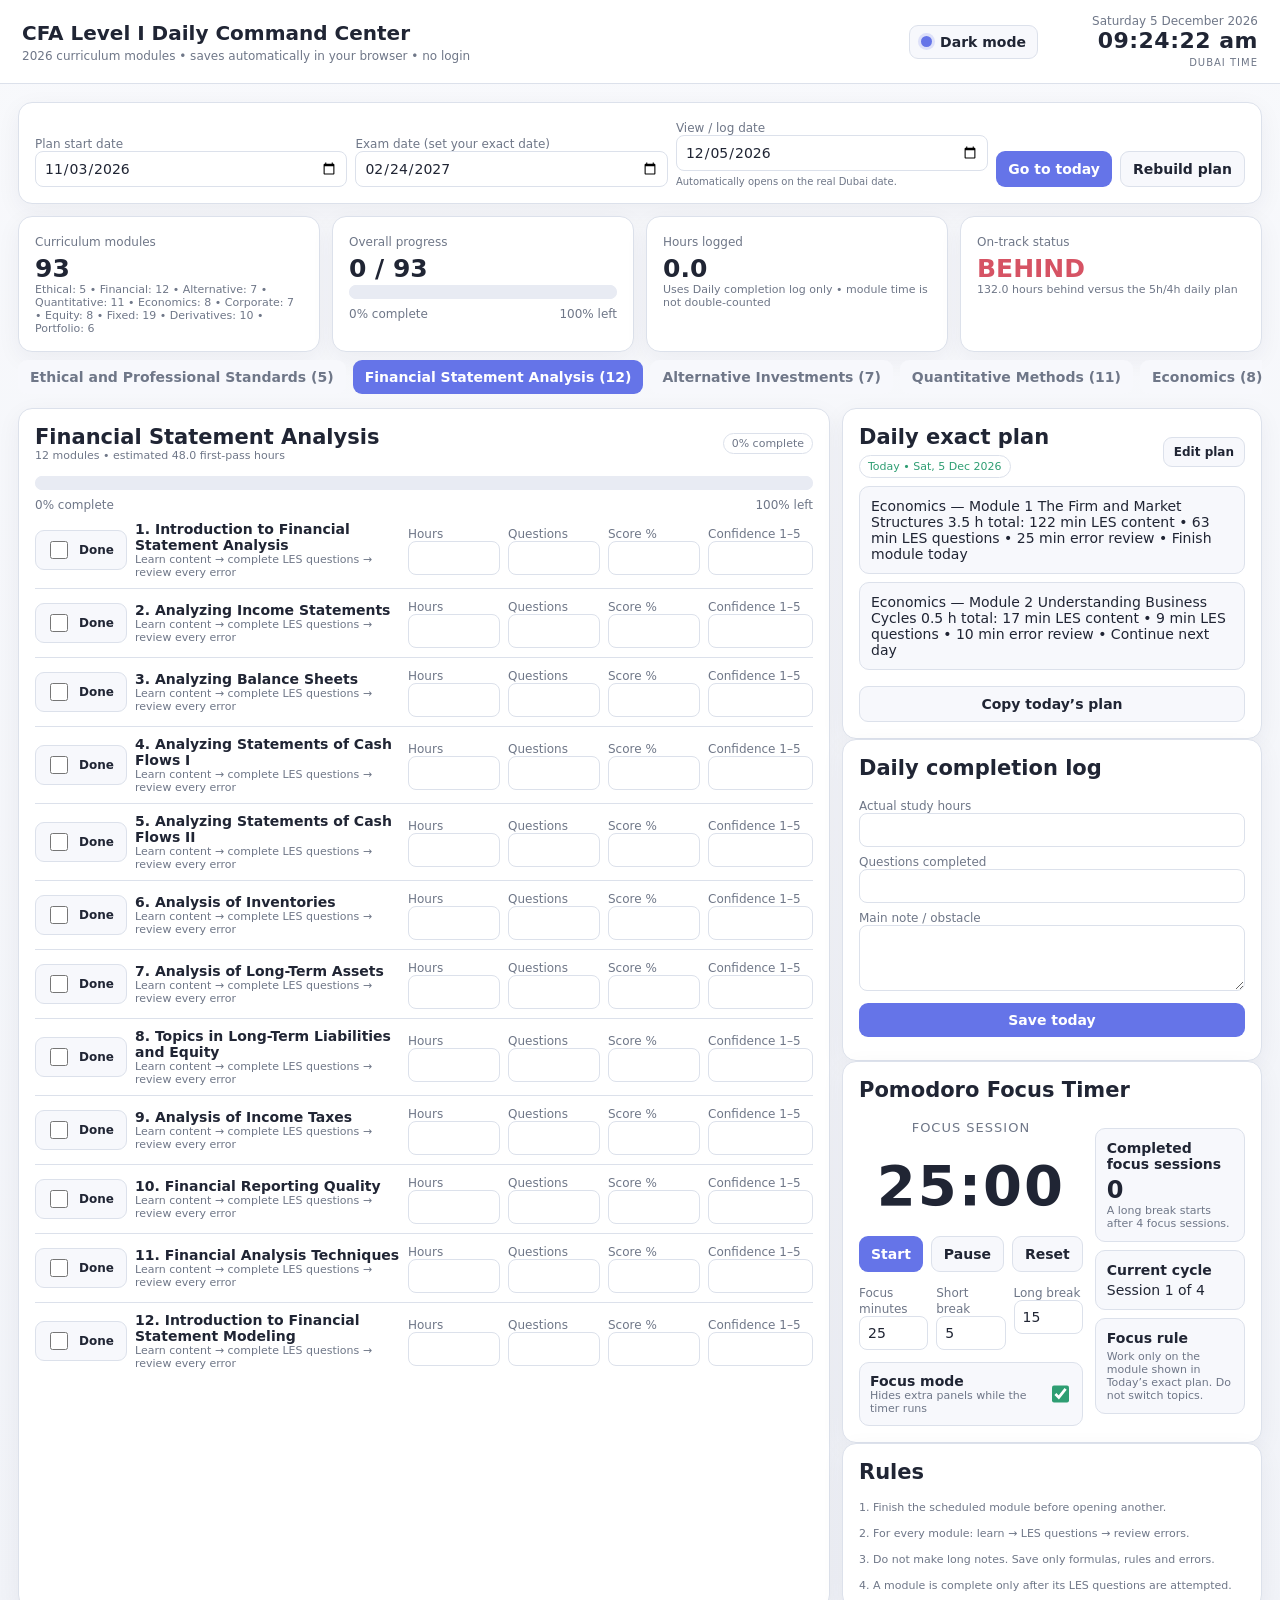
<file: CFA_Dashboard_Interactive_Theme_FIXED.html>
<!doctype html>
<html lang="en">
<head>
<meta charset="utf-8"><meta name="viewport" content="width=device-width,initial-scale=1">
<title>CFA Level I Daily Command Center</title>
<style>
:root{--bg:#f3f5f9;--card:#ffffff;--card2:#f7f8fc;--line:#dce1eb;--text:#202534;--muted:#6f7788;--accent:#6574e8;--good:#2f9e73;--warn:#bd7b1e;--bad:#d65364;--soft:#e8ebf3;--body-bg:linear-gradient(180deg,#f8f9fc 0,#f1f3f8 100%);--header-bg:rgba(255,255,255,.94);--input-bg:#ffffff;--shadow:0 7px 24px rgba(37,45,70,.055);--button-text:#ffffff}
*{box-sizing:border-box} html{color-scheme:light} html[data-theme="dark"]{color-scheme:dark} body{margin:0;background:var(--body-bg);color:var(--text);font:14px Inter,system-ui,-apple-system,Segoe UI,sans-serif;transition:background .2s ease,color .2s ease}
header{position:sticky;top:0;z-index:5;background:var(--header-bg);border-bottom:1px solid var(--line);padding:14px 22px}
h1{font-size:20px;margin:0}.sub{color:var(--muted);font-size:12px;margin-top:4px}
.wrap{max-width:1450px;margin:auto;padding:18px}.grid{display:grid;grid-template-columns:repeat(4,1fr);gap:12px}
.card{background:var(--card);border:1px solid var(--line);border-radius:14px;padding:16px;box-shadow:var(--shadow)}.metric{font-size:25px;font-weight:750;margin-top:5px}
label{color:var(--muted);font-size:12px} input,select,textarea,button{font:inherit}
input,select,textarea{width:100%;background:var(--input-bg);color:var(--text);border:1px solid var(--line);border-radius:8px;padding:8px}
button{background:var(--accent);color:var(--button-text);border:0;border-radius:9px;padding:9px 12px;font-weight:750;cursor:pointer}
button.secondary{background:var(--card2);color:var(--text);border:1px solid var(--line)}
.tabs{display:flex;gap:7px;overflow:auto;padding:8px 0 14px}.tab{white-space:nowrap;background:var(--card2);color:var(--muted)}.tab.active{background:var(--accent);color:var(--button-text)}
.two{display:grid;grid-template-columns:1.45fr .75fr;gap:12px}.topichead{display:flex;justify-content:space-between;align-items:center;margin-bottom:12px}
.module{display:grid;grid-template-columns:92px minmax(260px,1fr) 92px 92px 92px 105px;gap:8px;align-items:center;padding:9px 0;border-top:1px solid var(--line)}
.module:first-of-type{border-top:0}.modname{font-weight:650}.tiny{font-size:11px;color:var(--muted)}
input[type=checkbox]{width:19px;height:19px;accent-color:var(--good)}progress{width:100%;height:12px}
.task{padding:11px;border:1px solid var(--line);background:var(--card2);border-radius:10px;margin:8px 0}.task strong{display:block;margin-bottom:4px}
.pill{display:inline-block;border:1px solid var(--line);border-radius:999px;padding:3px 8px;color:var(--muted);font-size:11px}
.toolbar{display:grid;grid-template-columns:1fr 1fr 1fr auto;gap:8px;align-items:end}.danger{color:var(--bad)}
@media(max-width:1000px){.grid{grid-template-columns:repeat(2,1fr)}.two{grid-template-columns:1fr}.module{grid-template-columns:86px 1fr 70px 70px}.hide-sm{display:none}}
@media(max-width:600px){.grid{grid-template-columns:1fr}.toolbar{grid-template-columns:1fr 1fr}.module{grid-template-columns:78px 1fr 64px}.mobilehide{display:none}}

progress{appearance:none;-webkit-appearance:none;height:14px;border:none;border-radius:999px;overflow:hidden;background:var(--soft)}
progress::-webkit-progress-bar{background:var(--soft);border-radius:999px}
progress::-webkit-progress-value{background:linear-gradient(90deg,var(--accent),var(--good));border-radius:999px}
progress::-moz-progress-bar{background:linear-gradient(90deg,var(--accent),var(--good));border-radius:999px}
.donebox{display:flex;align-items:center;gap:8px;padding:7px 10px;border:1px solid var(--line);border-radius:9px;background:var(--card2);font-weight:700;color:var(--text)}
.donebox input{width:18px;height:18px}
.module.done{opacity:.68}
.module.done .modname{text-decoration:line-through}
.progressrow{display:grid;grid-template-columns:1fr auto;gap:10px;align-items:center;margin-top:8px}
.lefttext{font-size:12px;color:var(--muted)}

.pomodoro-wrap{display:grid;grid-template-columns:1fr 1fr;gap:12px}.timer-display{font-size:56px;font-weight:800;letter-spacing:2px;text-align:center;margin:18px 0}.timer-mode{text-align:center;font-size:13px;color:var(--muted);text-transform:uppercase;letter-spacing:1px}.timer-controls{display:grid;grid-template-columns:repeat(3,1fr);gap:8px}.timer-settings{display:grid;grid-template-columns:repeat(3,1fr);gap:8px;margin-top:12px}.focus-lock{display:flex;align-items:center;justify-content:space-between;padding:10px;border:1px solid var(--line);background:var(--card2);border-radius:10px;margin-top:12px}.session-count{font-size:24px;font-weight:800}@media(max-width:800px){.pomodoro-wrap{grid-template-columns:1fr}.timer-settings{grid-template-columns:1fr 1fr 1fr}}

.header-row{display:flex;align-items:center;justify-content:space-between;gap:16px}.live-clock{text-align:right;min-width:210px}.live-clock #liveDay{font-size:12px;color:var(--muted)}.live-clock strong{display:block;font-size:22px;letter-spacing:.5px}.live-clock span{font-size:10px;color:var(--muted);text-transform:uppercase;letter-spacing:1px}.today-badge{display:inline-flex;align-items:center;gap:6px;margin-top:6px;padding:4px 8px;border:1px solid var(--line);border-radius:999px;color:var(--good);font-size:11px}.toolbar-actions{display:flex;gap:8px}.toolbar-actions button{height:36px}.auto-note{margin-top:5px;color:var(--muted);font-size:10px}@media(max-width:650px){.header-row{align-items:flex-start}.live-clock{min-width:auto}.live-clock strong{font-size:18px}.live-clock #liveDay{max-width:160px}.toolbar-actions{grid-column:1/-1}.toolbar-actions button{flex:1}}

.plan-topline{display:flex;align-items:center;justify-content:space-between;gap:8px;flex-wrap:wrap;margin-bottom:8px}
.plan-actions{display:flex;gap:6px;flex-wrap:wrap}
.plan-actions button{padding:7px 10px;font-size:12px}
#planEditor{min-height:260px;line-height:1.55;resize:vertical;margin-top:8px;background:var(--input-bg)}
.custom-plan-note{font-size:10px;color:var(--accent);margin:5px 0 2px}
.task.custom{white-space:pre-wrap;line-height:1.5}
[hidden]{display:none!important}

html[data-theme="dark"]{--bg:#171a20;--card:#22262f;--card2:#2a2f39;--line:#3b424f;--text:#f2f4f8;--muted:#aeb5c1;--accent:#8d9bff;--good:#63d5a2;--warn:#e5b96a;--bad:#ff7d8b;--soft:#343a46;--body-bg:linear-gradient(180deg,#191c23 0,#15181e 100%);--header-bg:rgba(27,30,37,.95);--input-bg:#292e38;--shadow:0 8px 28px rgba(0,0,0,.20);--button-text:#111522}
.theme-area{display:flex;align-items:center;gap:10px}.theme-toggle{display:flex;align-items:center;gap:8px;background:var(--card2);color:var(--text);border:1px solid var(--line);padding:8px 11px;min-width:118px;justify-content:center}.theme-toggle:hover{transform:translateY(-1px)}.theme-dot{width:11px;height:11px;border-radius:50%;background:var(--accent);box-shadow:0 0 0 3px color-mix(in srgb,var(--accent) 18%,transparent)}
@media(max-width:650px){.theme-area{flex-direction:column;align-items:flex-end;gap:6px}.theme-toggle{min-width:105px;padding:7px 9px}}
</style></head>
<body>
<header><div class="header-row"><div><h1>CFA Level I Daily Command Center</h1><div class="sub">2026 curriculum modules • saves automatically in your browser • no login</div></div><div class="theme-area"><button class="theme-toggle" id="themeToggle" type="button" onclick="toggleTheme()" aria-pressed="false"><span class="theme-dot"></span><span id="themeToggleText">Dark mode</span></button><div class="live-clock"><div id="liveDay">—</div><strong id="liveTime">—</strong><span>Dubai time</span></div></div></div></header>
<div class="wrap">
<div class="toolbar card">
<div><label>Plan start date</label><input type="date" id="startDate" value="2026-07-21"></div>
<div><label>Exam date (set your exact date)</label><input type="date" id="examDate" value="2026-11-18"></div>
<div><label>View / log date</label><input type="date" id="today"><div class="auto-note">Automatically opens on the real Dubai date.</div></div>
<div class="toolbar-actions"><button onclick="jumpToToday()">Go to today</button><button class="secondary" onclick="rebuildPlan()">Rebuild plan</button></div>
</div>

<div class="grid" style="margin-top:12px">
<div class="card"><label>Curriculum modules</label><div class="metric" id="totalModules">—</div><div class="tiny" id="moduleBreakdown"></div></div>
<div class="card"><label>Overall progress</label><div class="metric" id="completed">—</div><progress id="overallProgress" max="100" value="0"></progress><div class="progressrow"><span class="lefttext" id="overallDonePct">0% complete</span><span class="lefttext" id="overallLeftPct">100% left</span></div></div>
<div class="card"><label>Hours logged</label><div class="metric" id="hoursLogged">0</div><div class="tiny">Uses Daily completion log only • module time is not double-counted</div></div>
<div class="card"><label>On-track status</label><div class="metric" id="trackStatus">—</div><div class="tiny" id="trackDetail"></div></div>
</div>

<div class="tabs" id="tabs"></div>
<div class="two">
<section class="card">
<div class="topichead"><div><h2 id="topicTitle" style="margin:0"></h2><div class="tiny" id="topicMeta"></div></div><span class="pill" id="topicPct"></span></div><progress id="topicProgress" max="100" value="0"></progress><div class="progressrow"><span class="lefttext" id="topicDoneText">0% complete</span><span class="lefttext" id="topicLeftText">100% left</span></div>
<div id="modules"></div>
</section>
<aside>
<div class="card">
<div class="plan-topline">
<div><h2 style="margin:0">Daily exact plan</h2><div class="today-badge" id="selectedDateLabel">Live date</div></div>
<div class="plan-actions">
<button class="secondary" id="editPlanBtn" onclick="beginPlanEdit()">Edit plan</button>
<button id="savePlanBtn" onclick="savePlanEdit()" hidden>Save edits</button>
<button class="secondary" id="cancelPlanBtn" onclick="cancelPlanEdit()" hidden>Cancel</button>
<button class="secondary" id="autoPlanBtn" onclick="resetCustomPlan()" hidden>Use automatic</button>
</div>
</div>
<div class="custom-plan-note" id="customPlanNote" hidden>Custom plan saved for this date.</div>
<textarea id="planEditor" hidden aria-label="Edit daily plan"></textarea>
<div id="dailyPlan"></div>
<button class="secondary" style="width:100%;margin-top:8px" onclick="copyToday()">Copy today’s plan</button>
</div>
<div class="card">
<h2 style="margin-top:0">Daily completion log</h2>
<label>Actual study hours</label><input id="dailyHours" type="number" min="0" max="12" step=".25">
<label style="display:block;margin-top:8px">Questions completed</label><input id="dailyQuestions" type="number" min="0">
<label style="display:block;margin-top:8px">Main note / obstacle</label><textarea id="dailyNote" rows="3"></textarea>
<button style="width:100%;margin-top:9px" onclick="saveDaily()">Save today</button>
<div id="savedMsg" class="tiny" style="margin-top:7px"></div>
</div>
<div class="card"><h2 style="margin-top:0">Pomodoro Focus Timer</h2><div class="pomodoro-wrap"><div><div class="timer-mode" id="timerMode">Focus session</div><div class="timer-display" id="timerDisplay">25:00</div><div class="timer-controls"><button onclick="startTimer()">Start</button><button class="secondary" onclick="pauseTimer()">Pause</button><button class="secondary" onclick="resetTimer()">Reset</button></div><div class="timer-settings"><div><label>Focus minutes</label><input id="focusMinutes" type="number" min="5" max="120" value="25"></div><div><label>Short break</label><input id="shortBreakMinutes" type="number" min="1" max="30" value="5"></div><div><label>Long break</label><input id="longBreakMinutes" type="number" min="5" max="60" value="15"></div></div><div class="focus-lock"><div><strong>Focus mode</strong><div class="tiny">Hides extra panels while the timer runs</div></div><input id="focusModeToggle" type="checkbox" checked style="width:20px;height:20px"></div></div><div><div class="task"><strong>Completed focus sessions</strong><div class="session-count" id="sessionCount">0</div><div class="tiny">A long break starts after 4 focus sessions.</div></div><div class="task"><strong>Current cycle</strong><div id="cycleStatus">Session 1 of 4</div></div><div class="task"><strong>Focus rule</strong><div class="tiny">Work only on the module shown in Today’s exact plan. Do not switch topics.</div></div></div></div></div>
<div class="card">
<h2 style="margin-top:0">Rules</h2>
<div class="tiny">
1. Finish the scheduled module before opening another.<br><br>
2. For every module: learn → LES questions → review errors.<br><br>
3. Do not make long notes. Save only formulas, rules and errors.<br><br>
4. A module is complete only after its LES questions are attempted.
</div>
</div>
</aside></div>
</div>
<script>
const TOPICS={"Ethical and Professional Standards": ["Ethics and Trust in the Investment Profession", "Code of Ethics and Standards of Professional Conduct", "Guidance for Standards I–VII", "Introduction to the Global Investment Performance Standards (GIPS)", "Ethics Application"], "Quantitative Methods": ["Rates and Returns", "Time Value of Money in Finance", "Statistical Measures of Asset Returns", "Probability Trees and Conditional Expectations", "Portfolio Mathematics", "Simulation Methods", "Estimation and Inference", "Hypothesis Testing", "Parametric and Non-Parametric Tests of Independence", "Simple Linear Regression", "Introduction to Big Data Techniques"], "Economics": ["The Firm and Market Structures", "Understanding Business Cycles", "Fiscal Policy", "Monetary Policy", "Introduction to Geopolitics", "International Trade", "Capital Flows and the FX Market", "Exchange Rate Calculations"], "Corporate Issuers": ["Organizational Forms, Corporate Issuer Features, and Ownership", "Investors and Other Stakeholders", "Corporate Governance: Conflicts, Mechanisms, Risks, and Benefits", "Working Capital and Liquidity", "Capital Investments and Capital Allocation", "Capital Structure", "Business Models"], "Financial Statement Analysis": ["Introduction to Financial Statement Analysis", "Analyzing Income Statements", "Analyzing Balance Sheets", "Analyzing Statements of Cash Flows I", "Analyzing Statements of Cash Flows II", "Analysis of Inventories", "Analysis of Long-Term Assets", "Topics in Long-Term Liabilities and Equity", "Analysis of Income Taxes", "Financial Reporting Quality", "Financial Analysis Techniques", "Introduction to Financial Statement Modeling"], "Equity Investments": ["Market Organization and Structure", "Security Market Indexes", "Market Efficiency", "Overview of Equity Securities", "Company Analysis: Past and Present", "Industry and Competitive Analysis", "Company Analysis: Forecasting", "Equity Valuation: Concepts and Basic Tools"], "Fixed Income": ["Fixed-Income Instrument Features", "Fixed-Income Cash Flows and Types", "Fixed-Income Issuance and Trading", "Fixed-Income Markets for Corporate Issuers", "Fixed-Income Markets for Government Issuers", "Fixed-Income Bond Valuation: Prices and Yields", "Yield and Yield Spread Measures for Fixed-Rate Bonds", "Yield and Yield Spread Measures for Floating-Rate Instruments", "The Term Structure of Interest Rates: Spot, Par, and Forward Curves", "Interest Rate Risk and Return", "Yield-Based Bond Duration Measures and Properties", "Yield-Based Bond Convexity and Portfolio Properties", "Curve-Based and Empirical Fixed-Income Risk Measures", "Credit Risk", "Credit Analysis for Government Issuers", "Credit Analysis for Corporate Issuers", "Fixed-Income Securitization", "Asset-Backed Security (ABS) Instrument and Market Features", "Mortgage-Backed Security (MBS) Instrument and Market Features"], "Derivatives": ["Derivative Instrument and Derivative Market Features", "Forward Commitment and Contingent Claim Features and Instruments", "Derivative Benefits, Risks, and Issuer and Investor Uses", "Arbitrage, Replication, and the Cost of Carry in Pricing Derivatives", "Pricing and Valuation of Forward Contracts and for an Underlying with Varying Maturities", "Pricing and Valuation of Futures Contracts", "Pricing and Valuation of Interest Rates and Other Swaps", "Pricing and Valuation of Options", "Option Replication Using Put–Call Parity", "Valuing a Derivative Using a One-Period Binomial Model"], "Alternative Investments": ["Alternative Investment Features, Methods, and Structures", "Alternative Investment Performance and Returns", "Investments in Private Capital: Equity and Debt", "Real Estate and Infrastructure", "Natural Resources", "Hedge Funds", "Introduction to Digital Assets"], "Portfolio Management": ["Portfolio Risk and Return: Part I", "Portfolio Risk and Return: Part II", "Portfolio Management: An Overview", "Basics of Portfolio Planning and Construction", "The Behavioral Biases of Individuals", "Introduction to Risk Management"]};
const ORDER=["Ethical and Professional Standards","Financial Statement Analysis","Alternative Investments","Quantitative Methods","Economics","Corporate Issuers","Equity Investments","Fixed Income","Derivatives","Portfolio Management"];
const EST={"Ethical and Professional Standards":3,"Financial Statement Analysis":4,"Alternative Investments":3,"Quantitative Methods":4,"Economics":3.5,"Corporate Issuers":3,"Equity Investments":3.5,"Fixed Income":4,"Derivatives":3.5,"Portfolio Management":3.5};
let state=JSON.parse(localStorage.getItem("cfaSpecificV2")||"{}");
state.modules=state.modules||{}; state.daily=state.daily||{}; state.customPlans=state.customPlans||{}; state.active=state.active||"Financial Statement Analysis";
let planEditMode=false;

const DUBAI_TZ="Asia/Dubai";
function dubaiParts(date=new Date()){
 const parts=new Intl.DateTimeFormat("en-CA",{timeZone:DUBAI_TZ,year:"numeric",month:"2-digit",day:"2-digit",hour:"2-digit",minute:"2-digit",second:"2-digit",hour12:false,weekday:"long"}).formatToParts(date);
 return Object.fromEntries(parts.map(p=>[p.type,p.value]));
}
function dubaiDateKey(date=new Date()){const p=dubaiParts(date);return `${p.year}-${p.month}-${p.day}`}
function formatDubaiDay(date=new Date()){return new Intl.DateTimeFormat("en-GB",{timeZone:DUBAI_TZ,weekday:"long",day:"numeric",month:"long",year:"numeric"}).format(date)}
function updateLiveClock(){
 const now=new Date();
 document.getElementById("liveDay").textContent=formatDubaiDay(now);
 document.getElementById("liveTime").textContent=new Intl.DateTimeFormat("en-GB",{timeZone:DUBAI_TZ,hour:"2-digit",minute:"2-digit",second:"2-digit",hour12:true}).format(now);
 const realToday=dubaiDateKey(now);
 if(window._lastDubaiDate && window._lastDubaiDate!==realToday){jumpToToday();}
 window._lastDubaiDate=realToday;
}
document.getElementById("today").value=dubaiDateKey();
if(state.startDate)document.getElementById("startDate").value=state.startDate;
if(state.examDate)document.getElementById("examDate").value=state.examDate;


function key(t,i){return t+"::"+i}
function getM(t,i){return state.modules[key(t,i)]||{done:false,hours:0,questions:0,score:"",confidence:""}}
function save(){localStorage.setItem("cfaSpecificV2",JSON.stringify(state));updateSummary()}
function renderTabs(){const x=document.getElementById("tabs");x.innerHTML="";ORDER.forEach(t=>{let b=document.createElement("button");b.className="tab "+(t===state.active?"active":"");b.textContent=t+" ("+TOPICS[t].length+")";b.onclick=()=>{state.active=t;save();render()};x.appendChild(b)})}
function renderModules(){
 const t=state.active, list=TOPICS[t]; document.getElementById("topicTitle").textContent=t;
 const done=list.filter((_,i)=>getM(t,i).done).length;
 document.getElementById("topicMeta").textContent=list.length+" modules • estimated "+(list.length*EST[t]).toFixed(1)+" first-pass hours";
 const pct=Math.round(done/list.length*100);
 document.getElementById("topicPct").textContent=pct+"% complete";
 document.getElementById("topicProgress").value=pct;
 document.getElementById("topicDoneText").textContent=pct+"% complete";
 document.getElementById("topicLeftText").textContent=(100-pct)+"% left";
 const c=document.getElementById("modules");c.innerHTML="";
 list.forEach((name,i)=>{const m=getM(t,i);let d=document.createElement("div");d.className="module"+(m.done?" done":"");
 d.innerHTML=`<label class="donebox"><input type="checkbox" ${m.done?"checked":""} onchange="setM('${esc(t)}',${i},'done',this.checked)"><span>Done</span></label>
 <div><div class="modname">${i+1}. ${name}</div><div class="tiny">Learn content → complete LES questions → review every error</div></div>
 <div><label>Hours</label><input type="number" step=".25" value="${m.hours||""}" onchange="setM('${esc(t)}',${i},'hours',this.value)"></div>
 <div><label>Questions</label><input type="number" value="${m.questions||""}" onchange="setM('${esc(t)}',${i},'questions',this.value)"></div>
 <div class="mobilehide"><label>Score %</label><input type="number" value="${m.score||""}" onchange="setM('${esc(t)}',${i},'score',this.value)"></div>
 <div class="hide-sm"><label>Confidence 1–5</label><input type="number" min="1" max="5" value="${m.confidence||""}" onchange="setM('${esc(t)}',${i},'confidence',this.value)"></div>`;
 c.appendChild(d)})
}
function esc(s){return s.replaceAll("'","\\'")}
function setM(t,i,f,v){let m=getM(t,i);m[f]=f==="done"?v:(v===""?"":Number(v));state.modules[key(t,i)]=m;save();renderModules();renderPlan()}
function availableHours(date){return date.getMonth()===6?5:4}
function unfinished(){let a=[];ORDER.forEach(t=>TOPICS[t].forEach((n,i)=>{if(!getM(t,i).done)a.push({t,n,i,need:Math.max(.75,EST[t]-(Number(getM(t,i).hours)||0))})}));return a}
function buildSchedule(){
 let queue=unfinished(), schedule={}, d=new Date(document.getElementById("startDate").value+"T12:00:00"), end=new Date(document.getElementById("examDate").value+"T12:00:00");
 let q=0, remaining=queue[0]?queue[0].need:0;
 while(d<=end && q<queue.length){let cap=availableHours(d), tasks=[];while(cap>.01 && q<queue.length){
   let use=Math.min(cap,remaining); tasks.push({t:queue[q].t,n:queue[q].n,i:queue[q].i,h:+use.toFixed(2),finish:use>=remaining-.01});
   cap-=use;remaining-=use;if(remaining<=.01){q++;remaining=queue[q]?queue[q].need:0}
 } schedule[d.toISOString().slice(0,10)]=tasks;d.setDate(d.getDate()+1)}
 return schedule
}
function automaticPlanText(date){
 const s=buildSchedule()[date]||[];
 if(!s.length)return "No scheduled curriculum work. Use today for mixed questions, error-log review or a mock.";
 return s.map(x=>{
   const learn=Math.round(x.h*60*.58),qs=Math.round(x.h*60*.30),rev=Math.max(10,Math.round(x.h*60*.12));
   return `${x.t} — Module ${x.i+1}\n${x.n}\n${x.h} h total: ${learn} min LES content • ${qs} min LES questions • ${rev} min error review ${x.finish?"• Finish module today":"• Continue next day"}`;
 }).join("\n\n");
}
function displayedPlanText(date){
 return Object.prototype.hasOwnProperty.call(state.customPlans,date)?state.customPlans[date]:automaticPlanText(date);
}
function renderPlan(){
 const date=document.getElementById("today").value,c=document.getElementById("dailyPlan"),editor=document.getElementById("planEditor");
 const selectedNoon=new Date(date+"T12:00:00+04:00");
 const isToday=date===dubaiDateKey();
 const custom=Object.prototype.hasOwnProperty.call(state.customPlans,date);
 document.getElementById("selectedDateLabel").textContent=(isToday?"Today • ":"")+new Intl.DateTimeFormat("en-GB",{timeZone:DUBAI_TZ,weekday:"short",day:"numeric",month:"short",year:"numeric"}).format(selectedNoon);
 document.getElementById("customPlanNote").hidden=!custom||planEditMode;
 document.getElementById("autoPlanBtn").hidden=!custom||planEditMode;
 document.getElementById("editPlanBtn").hidden=planEditMode;
 document.getElementById("savePlanBtn").hidden=!planEditMode;
 document.getElementById("cancelPlanBtn").hidden=!planEditMode;
 editor.hidden=!planEditMode;
 c.hidden=planEditMode;
 if(planEditMode)return;
 c.innerHTML="";
 const text=displayedPlanText(date).trim();
 const blocks=text?text.split(/\n\s*\n/):["No plan entered for this date."];
 blocks.forEach(part=>{const d=document.createElement("div");d.className="task"+(custom?" custom":"");d.textContent=part.trim();c.appendChild(d)});
}
function beginPlanEdit(){
 const date=document.getElementById("today").value;
 planEditMode=true;
 document.getElementById("planEditor").value=displayedPlanText(date);
 renderPlan();
 setTimeout(()=>document.getElementById("planEditor").focus(),0);
}
function savePlanEdit(){
 const date=document.getElementById("today").value;
 const value=document.getElementById("planEditor").value.trim();
 state.customPlans[date]=value||"No plan entered for this date.";
 planEditMode=false;
 save();
 renderPlan();
}
function cancelPlanEdit(){planEditMode=false;renderPlan()}
function resetCustomPlan(){
 const date=document.getElementById("today").value;
 delete state.customPlans[date];
 planEditMode=false;
 save();
 renderPlan();
}
function updateSummary(){
 let total=0,done=0;ORDER.forEach(t=>TOPICS[t].forEach((_,i)=>{total++;let m=getM(t,i);if(m.done)done++}));
 // Daily log is the single source of truth for total study hours.
 // Module hours are used to estimate remaining module work, but are not added again here.
 let h=Object.values(state.daily).reduce((sum,x)=>sum+(Number(x.hours)||0),0);
 document.getElementById("totalModules").textContent=total;
 document.getElementById("moduleBreakdown").textContent=ORDER.map(t=>t.split(" ")[0]+": "+TOPICS[t].length).join(" • ");
 document.getElementById("completed").textContent=done+" / "+total;
 const overallPct=Math.round(done/total*100);
 document.getElementById("overallProgress").value=overallPct;
 document.getElementById("overallDonePct").textContent=overallPct+"% complete";
 document.getElementById("overallLeftPct").textContent=(100-overallPct)+"% left";
 document.getElementById("hoursLogged").textContent=h.toFixed(1);
 let now=new Date(dubaiDateKey()+"T12:00:00+04:00"), start=new Date(document.getElementById("startDate").value+"T12:00:00+04:00");
 let expected=0,d=new Date(start);while(d<=now){expected+=availableHours(d);d.setDate(d.getDate()+1)}
 let delta=h-expected, status=delta>=-2?"ON TRACK":"BEHIND";document.getElementById("trackStatus").textContent=status;
 document.getElementById("trackStatus").style.color=status==="ON TRACK"?"var(--good)":"var(--bad)";
 document.getElementById("trackDetail").textContent=(delta>=0?delta.toFixed(1)+" hours ahead":Math.abs(delta).toFixed(1)+" hours behind")+" versus the 5h/4h daily plan";
}
function saveDaily(){let d=document.getElementById("today").value;state.daily[d]={hours:Number(document.getElementById("dailyHours").value)||0,questions:Number(document.getElementById("dailyQuestions").value)||0,note:document.getElementById("dailyNote").value};save();document.getElementById("savedMsg").textContent="Saved for "+d}
function loadDaily(){let x=state.daily[document.getElementById("today").value]||{};document.getElementById("dailyHours").value=x.hours||"";document.getElementById("dailyQuestions").value=x.questions||"";document.getElementById("dailyNote").value=x.note||""}
function rebuildPlan(){state.startDate=document.getElementById("startDate").value;state.examDate=document.getElementById("examDate").value;save();renderPlan();updateSummary()}
function jumpToToday(){document.getElementById("today").value=dubaiDateKey();renderPlan();loadDaily();updateSummary()}
function copyToday(){const date=document.getElementById("today").value;const text=planEditMode?document.getElementById("planEditor").value:displayedPlanText(date);navigator.clipboard.writeText(text)}

let timerState=JSON.parse(localStorage.getItem("cfaPomodoroV2")||"{}");
timerState.mode=timerState.mode||"focus";
timerState.sessions=Number(timerState.sessions)||0;
timerState.running=Boolean(timerState.running);
timerState.remaining=Number(timerState.remaining)||25*60;
timerState.endAt=Number(timerState.endAt)||null;
let timerInterval=null;
function getTimerMinutes(){if(timerState.mode==="focus")return Number(document.getElementById("focusMinutes").value)||25;if(timerState.mode==="short")return Number(document.getElementById("shortBreakMinutes").value)||5;return Number(document.getElementById("longBreakMinutes").value)||15}
function currentRemaining(){if(timerState.running&&timerState.endAt)return Math.max(0,Math.ceil((timerState.endAt-Date.now())/1000));return Math.max(0,Number(timerState.remaining)||0)}
function saveTimer(){timerState.focusMinutes=Number(document.getElementById("focusMinutes").value)||25;timerState.shortBreakMinutes=Number(document.getElementById("shortBreakMinutes").value)||5;timerState.longBreakMinutes=Number(document.getElementById("longBreakMinutes").value)||15;localStorage.setItem("cfaPomodoroV2",JSON.stringify(timerState))}
function renderTimer(){timerState.remaining=currentRemaining();const m=Math.floor(timerState.remaining/60),s=timerState.remaining%60;document.getElementById("timerDisplay").textContent=String(m).padStart(2,"0")+":"+String(s).padStart(2,"0");document.getElementById("timerMode").textContent=timerState.mode==="focus"?"Focus session":timerState.mode==="short"?"Short break":"Long break";document.getElementById("sessionCount").textContent=timerState.sessions;document.getElementById("cycleStatus").textContent="Session "+((timerState.sessions%4)+1)+" of 4";document.title=(timerState.running?"▶ ":"")+document.getElementById("timerDisplay").textContent+" • CFA Dashboard"}
function timerTick(){const remaining=currentRemaining();timerState.remaining=remaining;if(remaining<=0&&timerState.running){completeTimer();return}renderTimer();saveTimer()}
function startTimer(){if(timerState.running)return;timerState.running=true;timerState.endAt=Date.now()+timerState.remaining*1000;clearInterval(timerInterval);timerInterval=setInterval(timerTick,250);toggleFocusUI(true);saveTimer();renderTimer()}
function pauseTimer(){timerState.remaining=currentRemaining();timerState.running=false;timerState.endAt=null;clearInterval(timerInterval);timerInterval=null;toggleFocusUI(false);saveTimer();renderTimer()}
function resetTimer(){pauseTimer();timerState.remaining=getTimerMinutes()*60;renderTimer();saveTimer()}
function completeTimer(){clearInterval(timerInterval);timerInterval=null;timerState.running=false;timerState.endAt=null;try{const a=new(window.AudioContext||window.webkitAudioContext)(),o=a.createOscillator(),g=a.createGain();o.connect(g);g.connect(a.destination);o.frequency.value=880;g.gain.value=.08;o.start();setTimeout(()=>{o.stop();a.close()},700)}catch(e){}if(timerState.mode==="focus"){timerState.sessions++;timerState.mode=timerState.sessions%4===0?"long":"short"}else timerState.mode="focus";timerState.remaining=getTimerMinutes()*60;toggleFocusUI(false);alert(timerState.mode==="focus"?"Break finished. Start the next focus session.":"Focus session complete. Take your break.");saveTimer();renderTimer()}
function toggleFocusUI(active){if(!document.getElementById("focusModeToggle")?.checked)return;document.querySelectorAll("aside .card").forEach(card=>{if(!card.textContent.includes("Pomodoro Focus Timer"))card.style.display=active?"none":""})}
function initPomodoro(){const f=document.getElementById("focusMinutes"),s=document.getElementById("shortBreakMinutes"),l=document.getElementById("longBreakMinutes");f.value=timerState.focusMinutes||25;s.value=timerState.shortBreakMinutes||5;l.value=timerState.longBreakMinutes||15;[f,s,l].forEach(el=>el.addEventListener("change",()=>{if(!timerState.running){timerState.remaining=getTimerMinutes()*60;saveTimer();renderTimer()}}));if(timerState.running&&timerState.endAt){timerInterval=setInterval(timerTick,250);toggleFocusUI(true)}else{timerState.running=false;timerState.endAt=null}timerTick()}

const THEME_KEY="cfaThemeV1";
function applyTheme(theme){
 const safe=theme==="dark"?"dark":"light";
 document.documentElement.dataset.theme=safe;
 localStorage.setItem(THEME_KEY,safe);
 const button=document.getElementById("themeToggle");
 const text=document.getElementById("themeToggleText");
 if(button)button.setAttribute("aria-pressed",String(safe==="dark"));
 if(text)text.textContent=safe==="dark"?"Light mode":"Dark mode";
}
function toggleTheme(){applyTheme(document.documentElement.dataset.theme==="dark"?"light":"dark")}
function initTheme(){
 const saved=localStorage.getItem(THEME_KEY);
 const preferred=window.matchMedia&&window.matchMedia("(prefers-color-scheme: dark)").matches?"dark":"light";
 applyTheme(saved||preferred);
}

function render(){renderTabs();renderModules();renderPlan();loadDaily();updateSummary()}
["today","startDate","examDate"].forEach(id=>document.getElementById(id).addEventListener("change",()=>{planEditMode=false;renderPlan();loadDaily();updateSummary()}));
initTheme();
render();
initPomodoro();
updateLiveClock();
setInterval(updateLiveClock,1000);
</script></body></html>
</file>
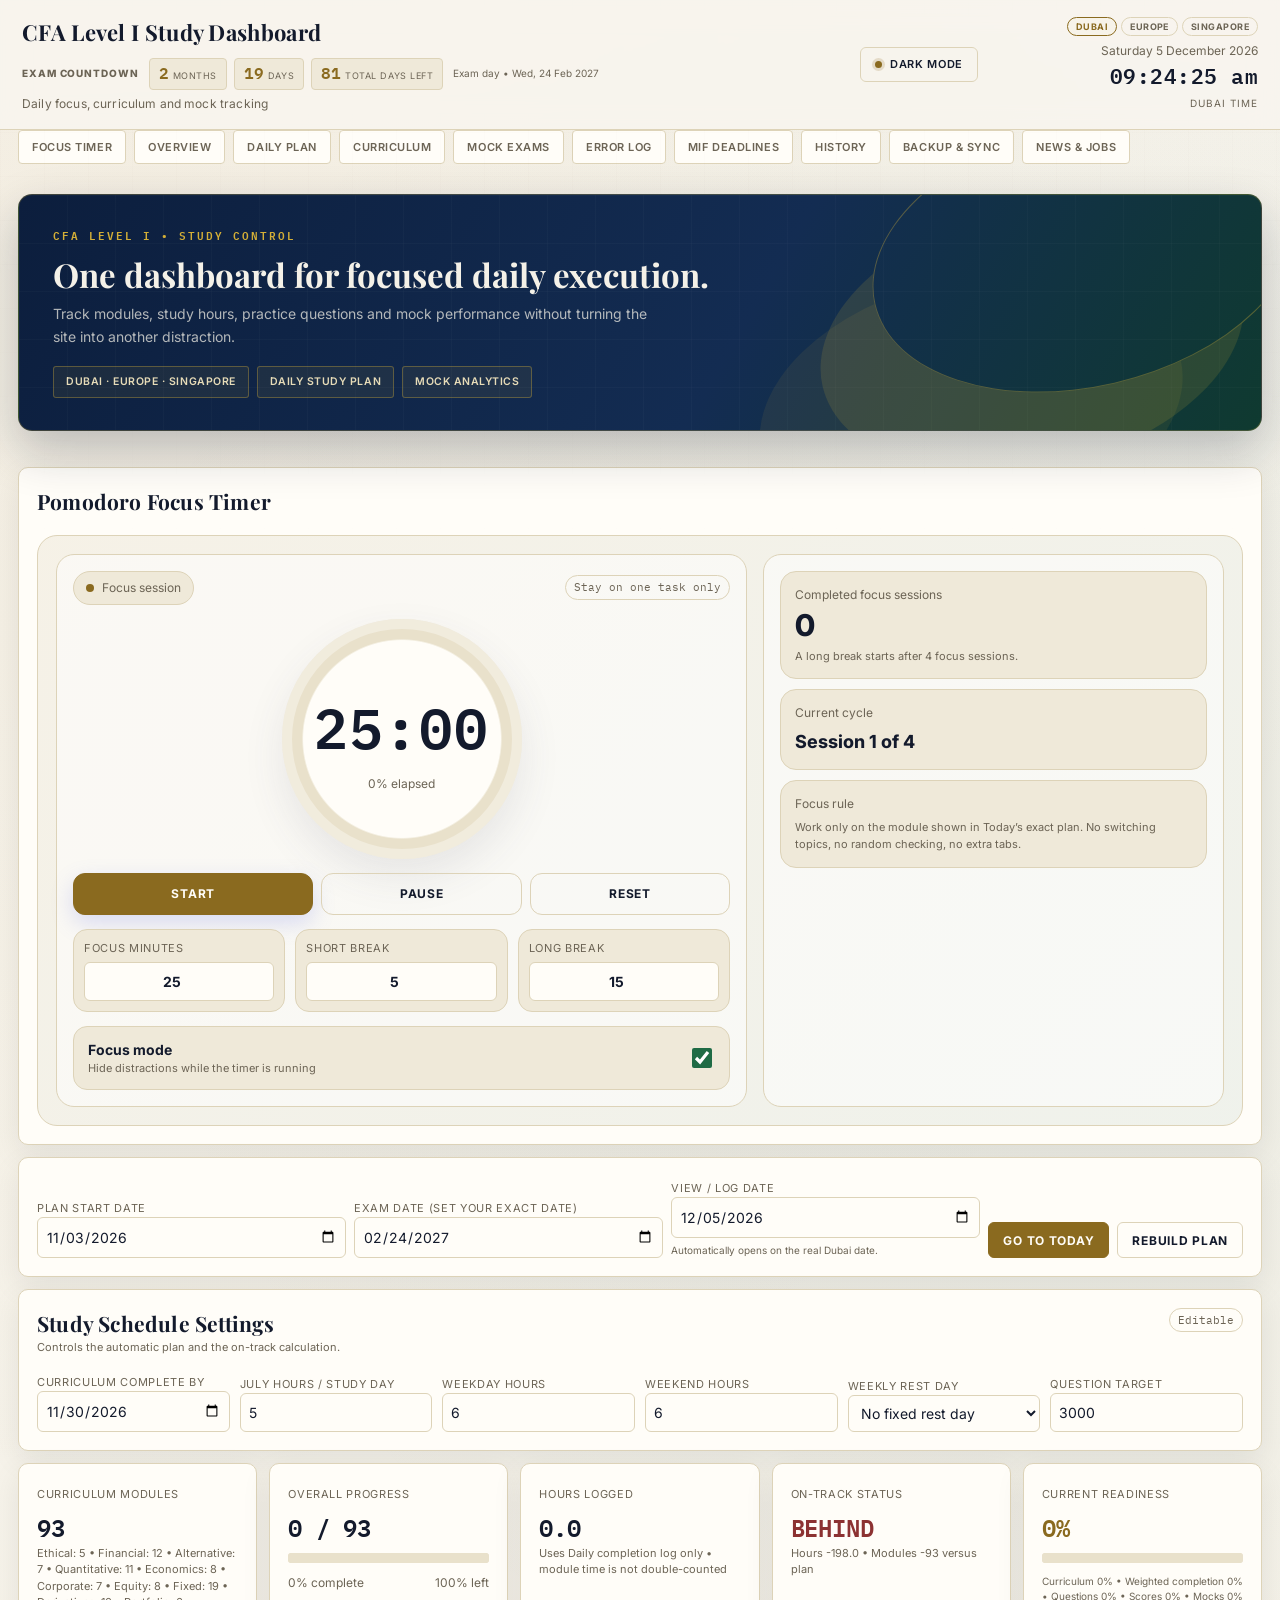
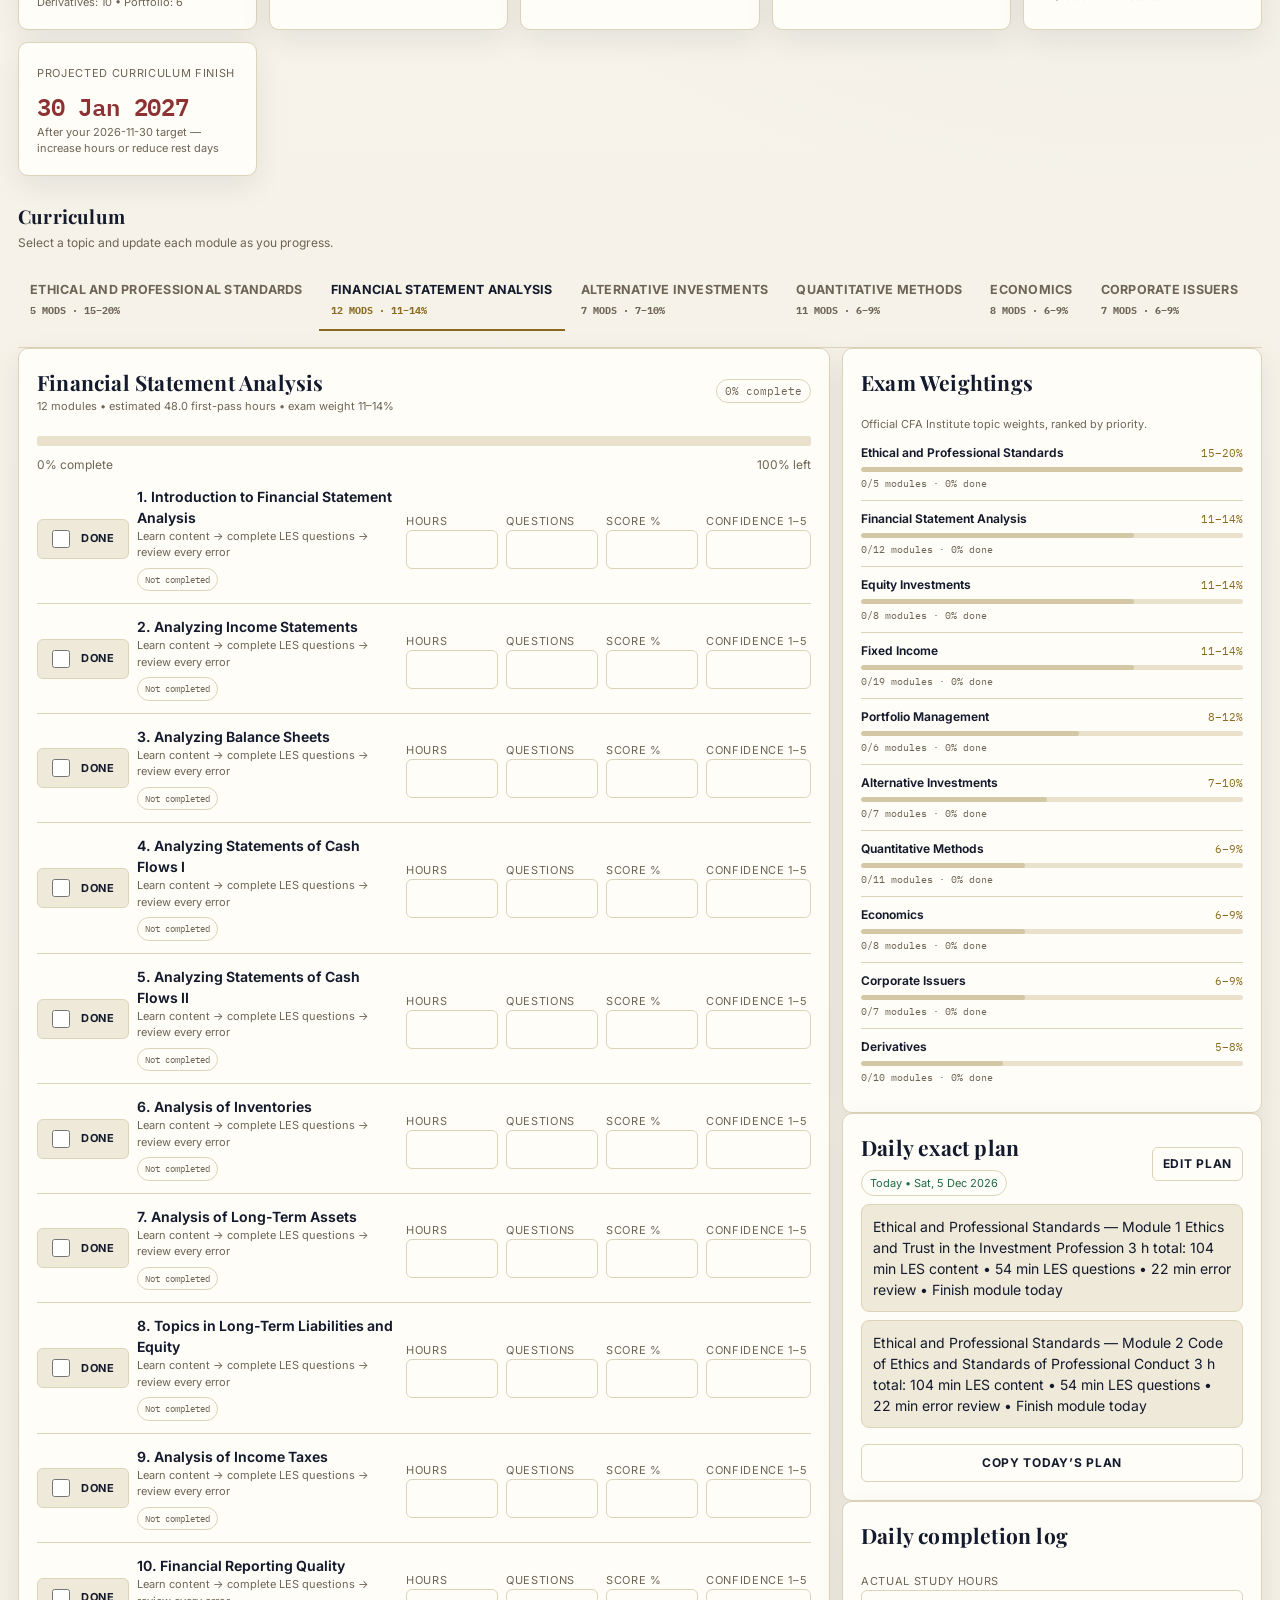
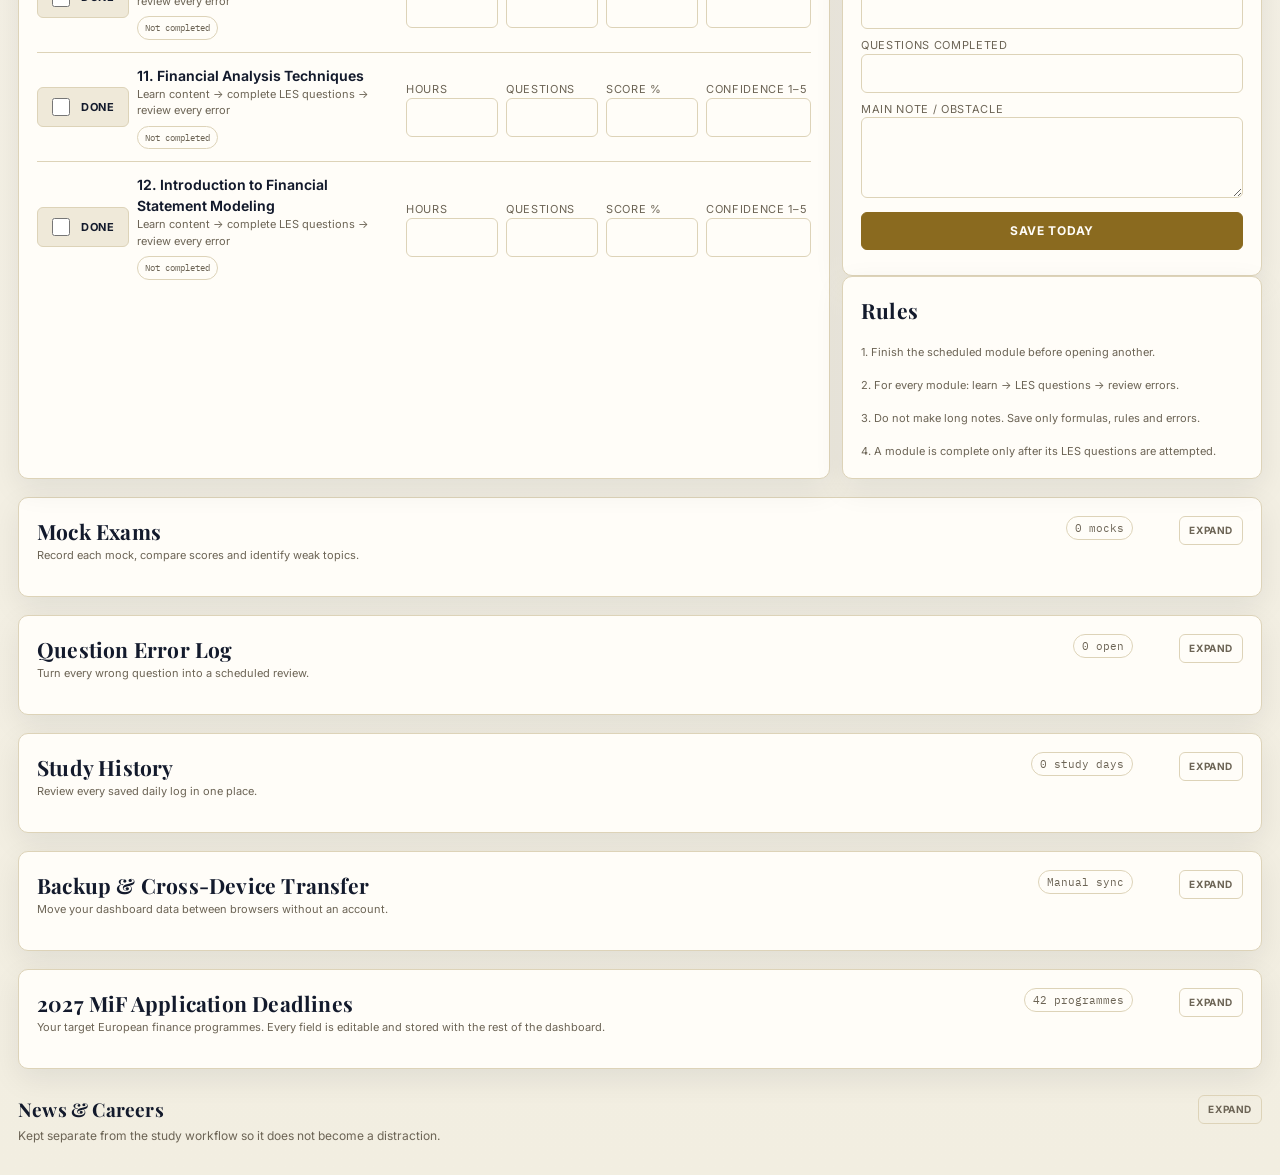
<file: CFA_Level_I_Dashboard_FINAL_V2 (1).html>
<!DOCTYPE html>

<html lang="en">
<head>
<meta charset="utf-8"/><meta content="width=device-width,initial-scale=1" name="viewport"/>
<title>CFA Level I Study Dashboard</title>
<link rel="preconnect" href="https://fonts.googleapis.com"/>
<link rel="preconnect" href="https://fonts.gstatic.com" crossorigin=""/>
<link href="https://fonts.googleapis.com/css2?family=Playfair+Display:wght@600;700;800&family=IBM+Plex+Mono:wght@500;600;700&family=Inter:wght@400;500;600;700;800&display=swap" rel="stylesheet"/>
<style>
:root{
--bg:#f4f1e8;--card:#fffdf8;--card2:#efe9d9;--line:#ddd3b8;
--text:#131a2c;--muted:#6c6455;--accent:#8a6a1f;--accent2:#1f5c46;
--good:#1f6b45;--warn:#a5670a;--bad:#8c3232;--soft:#e9e1cb;
--body-bg:
radial-gradient(circle at 12% 5%,rgba(169,121,31,.06),transparent 30%),
radial-gradient(circle at 90% 18%,rgba(31,92,70,.05),transparent 28%),
linear-gradient(180deg,#f8f5ee 0%,#f2eee1 100%);
--header-bg:rgba(248,245,238,.92);--input-bg:#fffdf8;
--shadow:0 10px 30px rgba(19,26,44,.08);--button-text:#fffdf8;
--serif:'Playfair Display',Georgia,'Times New Roman',serif;
--mono:'IBM Plex Mono',ui-monospace,SFMono-Regular,Menlo,monospace;
}
*{box-sizing:border-box} html{scroll-behavior:smooth} html{color-scheme:light} body{margin:0;background:var(--body-bg);color:var(--text);font:14px/1.5 'Inter',system-ui,-apple-system,Segoe UI,sans-serif;transition:background .2s ease,color .2s ease}
h1,h2,h3{font-family:var(--serif);font-weight:700;letter-spacing:.2px}
header{position:sticky;top:0;z-index:5;background:var(--header-bg);border-bottom:1px solid var(--line);padding:16px 22px;backdrop-filter:blur(14px)}
h1{font-size:22px;margin:0;letter-spacing:.3px}.sub{color:var(--muted);font-size:12px;margin-top:5px;letter-spacing:.15px}
.wrap{max-width:1450px;margin:auto;padding:18px}.grid{display:grid;grid-template-columns:repeat(4,1fr);gap:12px}
.card{background:var(--card);border:1px solid var(--line);border-radius:10px;padding:18px;box-shadow:var(--shadow)}.metric{font-family:var(--mono);font-size:24px;font-weight:600;margin-top:6px;letter-spacing:-.2px}
label{color:var(--muted);font-size:11px;text-transform:uppercase;letter-spacing:.06em} input,select,textarea,button{font:inherit}
input,select,textarea{width:100%;background:var(--input-bg);color:var(--text);border:1px solid var(--line);border-radius:6px;padding:8px}
button{background:var(--accent);color:var(--button-text);border:1px solid var(--accent);border-radius:6px;padding:9px 14px;font-weight:700;font-size:12px;text-transform:uppercase;letter-spacing:.06em;cursor:pointer}
button.secondary{background:transparent;color:var(--text);border:1px solid var(--line)}
.tabs{display:flex;gap:4px;overflow:auto;padding:8px 0 16px;border-bottom:1px solid var(--line)}
.tab{white-space:nowrap;background:transparent;color:var(--muted);border:0;border-bottom:2px solid transparent;border-radius:0;padding:9px 12px 11px;display:flex;flex-direction:column;align-items:flex-start;gap:3px;box-shadow:none!important}
.tab-name{font-size:12.5px;font-weight:700;letter-spacing:.02em}
.tab-sub{font-size:10px;color:var(--muted);font-family:var(--mono);letter-spacing:0}
.tab.active{background:transparent;color:var(--text);border-bottom-color:var(--accent)}
.tab.active .tab-sub{color:var(--accent)}
.two{display:grid;grid-template-columns:1.45fr .75fr;gap:12px}.topichead{display:flex;justify-content:space-between;align-items:center;margin-bottom:12px}
.module{display:grid;grid-template-columns:92px minmax(260px,1fr) 92px 92px 92px 105px;gap:8px;align-items:center;padding:9px 0;border-top:1px solid var(--line)}
.module:first-of-type{border-top:0}.modname{font-weight:650}.tiny{font-size:11px;color:var(--muted)}
input[type=checkbox]{width:19px;height:19px;accent-color:var(--good)}progress{width:100%;height:12px}
.task{padding:11px;border:1px solid var(--line);background:var(--card2);border-radius:8px;margin:8px 0}.task strong{display:block;margin-bottom:4px}
.pill{display:inline-block;border:1px solid var(--line);border-radius:999px;padding:3px 8px;color:var(--muted);font-size:11px;font-family:var(--mono)}
.toolbar{display:grid;grid-template-columns:1fr 1fr 1fr auto;gap:8px;align-items:end}.danger{color:var(--bad)}
@media(max-width:1000px){.grid{grid-template-columns:repeat(2,1fr)}.two{grid-template-columns:1fr}.module{grid-template-columns:86px 1fr 70px 70px}.hide-sm{display:none}}
@media(max-width:600px){.grid{grid-template-columns:1fr}.toolbar{grid-template-columns:1fr 1fr}.module{grid-template-columns:78px 1fr 64px}.mobilehide{display:none}}

progress{appearance:none;-webkit-appearance:none;height:10px;border:none;border-radius:3px;overflow:hidden;background:var(--soft)}
progress::-webkit-progress-bar{background:var(--soft);border-radius:3px}
progress::-webkit-progress-value{background:linear-gradient(90deg,var(--accent),var(--accent2));border-radius:3px}
progress::-moz-progress-bar{background:linear-gradient(90deg,var(--accent),var(--accent2));border-radius:3px}
.donebox{display:flex;align-items:center;gap:8px;padding:7px 10px;border:1px solid var(--line);border-radius:6px;background:var(--card2);font-weight:700;color:var(--text)}
.donebox input{width:18px;height:18px}
.module.done{opacity:.68}
.module.done .modname{text-decoration:line-through}
.progressrow{display:grid;grid-template-columns:1fr auto;gap:10px;align-items:center;margin-top:8px}
.lefttext{font-size:12px;color:var(--muted)}

.pomodoro-shell{background:linear-gradient(135deg,rgba(101,116,232,.08),rgba(47,158,115,.08));border:1px solid var(--line);border-radius:20px;padding:18px}
.pomodoro-wrap{display:grid;grid-template-columns:1.2fr .8fr;gap:16px;align-items:stretch}
.pomo-left,.pomo-right{background:rgba(255,255,255,.55);border:1px solid var(--line);border-radius:18px;padding:16px}
html[data-theme="dark"] .pomo-left,html[data-theme="dark"] .pomo-right{background:rgba(255,255,255,.03)}
.pomo-topline{display:flex;align-items:center;justify-content:space-between;gap:10px;flex-wrap:wrap;margin-bottom:10px}
.mode-pill{display:inline-flex;align-items:center;gap:8px;padding:7px 12px;border-radius:999px;background:var(--card2);border:1px solid var(--line);font-size:12px;color:var(--muted)}
.mode-dot{width:8px;height:8px;border-radius:999px;background:var(--accent);display:inline-block}
.timer-mode{text-align:center;font-size:12px;color:var(--muted);text-transform:uppercase;letter-spacing:1.3px}
@property --timer-progress{syntax:"<angle>";inherits:false;initial-value:0deg}
.timer-ring{--timer-progress:0deg;display:flex;align-items:center;justify-content:center;width:240px;height:240px;margin:14px auto;border-radius:999px;background:
radial-gradient(circle at 50% 50%, var(--card) 0 58%, transparent 59%),
conic-gradient(from -90deg,var(--accent) 0deg,var(--good) var(--timer-progress),var(--soft) var(--timer-progress),var(--soft) 360deg);
box-shadow:inset 0 0 0 10px rgba(255,255,255,.35),0 18px 40px rgba(66,72,102,.10);
transition:--timer-progress .2s linear}
html[data-theme="dark"] .timer-ring{box-shadow:inset 0 0 0 10px rgba(255,255,255,.05),0 18px 40px rgba(0,0,0,.22)}
.timer-display{font-family:var(--mono);font-size:56px;font-weight:600;letter-spacing:1px;text-align:center}
.timer-sub{margin-top:6px;text-align:center;color:var(--muted);font-size:12px}
.timer-controls{display:grid;grid-template-columns:1.2fr 1fr 1fr;gap:8px;margin-top:14px}
.timer-controls button{height:42px;border-radius:12px}
.timer-controls button:first-child{box-shadow:0 8px 22px rgba(101,116,232,.22)}
.timer-settings{display:grid;grid-template-columns:repeat(3,1fr);gap:10px;margin-top:14px}
.setting-card{padding:10px;border:1px solid var(--line);background:var(--card2);border-radius:14px}
.setting-card label{display:block;margin-bottom:6px}
.setting-card input{text-align:center;font-weight:700}
.focus-lock{display:flex;align-items:center;justify-content:space-between;padding:12px 14px;border:1px solid var(--line);background:var(--card2);border-radius:14px;margin-top:14px}
.stats-grid{display:grid;grid-template-columns:1fr;gap:10px}
.stat-card{padding:14px;border:1px solid var(--line);background:var(--card2);border-radius:16px}
.stat-label{font-size:12px;color:var(--muted);margin-bottom:6px}
.session-count{font-size:30px;font-weight:800;line-height:1}
.stat-main{font-size:18px;font-weight:750}
.focus-rule{line-height:1.55}
@media(max-width:900px){.pomodoro-wrap{grid-template-columns:1fr}.timer-ring{width:220px;height:220px}}
@media(max-width:650px){.timer-settings{grid-template-columns:1fr}.timer-controls{grid-template-columns:1fr 1fr 1fr}.timer-display{font-size:50px}}

.header-row{display:flex;align-items:center;justify-content:space-between;gap:16px}.live-clock{text-align:right;min-width:270px}.live-clock #liveDay{font-size:12px;color:var(--muted)}.live-clock strong{display:block;font-family:var(--mono);font-size:21px;font-weight:600;letter-spacing:.5px}.live-clock>span{font-size:10px;color:var(--muted);text-transform:uppercase;letter-spacing:1px}
.clock-switcher{display:flex;justify-content:flex-end;gap:4px;margin-bottom:6px;flex-wrap:wrap}
.clock-zone-btn{background:transparent;color:var(--muted);border:1px solid var(--line);border-radius:999px;padding:4px 8px;font-size:9px;line-height:1;text-transform:uppercase;letter-spacing:.45px;box-shadow:none}
.clock-zone-btn:hover,.clock-zone-btn.active{border-color:var(--accent);color:var(--accent);background:color-mix(in srgb,var(--accent) 7%,var(--card))}
.today-badge{display:inline-flex;align-items:center;gap:6px;margin-top:6px;padding:4px 8px;border:1px solid var(--line);border-radius:999px;color:var(--good);font-size:11px}.toolbar-actions{display:flex;gap:8px}.toolbar-actions button{height:36px}.auto-note{margin-top:5px;color:var(--muted);font-size:10px}@media(max-width:650px){.header-row{align-items:flex-start}.live-clock{min-width:auto}.clock-switcher{justify-content:flex-start}.live-clock{text-align:left}.live-clock strong{font-size:18px}.live-clock #liveDay{max-width:160px}.toolbar-actions{grid-column:1/-1}.toolbar-actions button{flex:1}}

.plan-topline{display:flex;align-items:center;justify-content:space-between;gap:8px;flex-wrap:wrap;margin-bottom:8px}
.plan-actions{display:flex;gap:6px;flex-wrap:wrap}
.plan-actions button{padding:7px 10px;font-size:12px}
#planEditor{min-height:260px;line-height:1.55;resize:vertical;margin-top:8px;background:var(--input-bg)}
.custom-plan-note{font-size:10px;color:var(--accent);margin:5px 0 2px}
.task.custom{white-space:pre-wrap;line-height:1.5}
[hidden]{display:none!important}

#weightList{margin-top:10px}
.weight-row{padding:9px 0;border-top:1px solid var(--line)}
.weight-row:first-child{border-top:0;padding-top:2px}
.weight-row-top{display:flex;justify-content:space-between;align-items:baseline;gap:8px;margin-bottom:5px}
.weight-row-name{font-size:12px;font-weight:650;color:var(--text)}
.weight-row-range{font-family:var(--mono);font-size:11px;color:var(--accent);white-space:nowrap}
.weight-track{height:5px;border-radius:3px;background:var(--soft);overflow:hidden;position:relative}
.weight-mass{position:absolute;inset:0;background:color-mix(in srgb,var(--accent) 22%,transparent);border-radius:3px}
.weight-fill{position:absolute;inset:0;width:0;background:linear-gradient(90deg,var(--accent),var(--accent2));border-radius:3px}
.weight-row-foot{margin-top:4px;font-size:10px;color:var(--muted);font-family:var(--mono)}

html[data-theme="dark"]{color-scheme:dark;--bg:#0b0f17;--card:#131926;--card2:#1a2233;--line:#2c3346;--text:#f1ede1;--muted:#9aa0b4;--accent:#d4af37;--accent2:#3f8f6c;--good:#4caf7d;--warn:#d9a441;--bad:#c0524f;--soft:#212a3d;--body-bg:linear-gradient(180deg,#0c111c 0,#090d15 100%);--header-bg:rgba(11,15,23,.94);--input-bg:#161e2d;--shadow:0 8px 28px rgba(0,0,0,.32);--button-text:#0b0f17}
.theme-area{display:flex;align-items:center;gap:10px}.theme-toggle{display:flex;align-items:center;gap:8px;background:transparent;color:var(--text);border:1px solid var(--line);padding:8px 11px;min-width:118px;justify-content:center;border-radius:6px;font-size:11px;text-transform:uppercase;letter-spacing:.06em;font-weight:600}.theme-toggle:hover{border-color:var(--accent);color:var(--accent)}.theme-dot{width:7px;height:7px;border-radius:50%;background:var(--accent);box-shadow:0 0 0 3px color-mix(in srgb,var(--accent) 18%,transparent)}
@media(max-width:650px){.theme-area{flex-direction:column;align-items:flex-end;gap:6px}.theme-toggle{min-width:105px;padding:7px 9px}}

.mock-section{margin-top:12px}.mock-header{display:flex;justify-content:space-between;gap:12px;align-items:flex-start;margin-bottom:14px}.mock-summary{display:grid;grid-template-columns:repeat(4,1fr);gap:10px;margin-bottom:14px}.mock-stat{background:var(--card2);border:1px solid var(--line);border-radius:11px;padding:12px}.mock-stat .metric{font-size:22px}.mock-form{display:grid;grid-template-columns:1.2fr 1.4fr .7fr .7fr;gap:10px;align-items:end}.mock-notes{grid-column:1/-1}.mock-actions{display:flex;gap:8px;justify-content:flex-end;margin-top:10px}.topic-score-grid{display:grid;grid-template-columns:repeat(5,1fr);gap:8px;margin-top:10px}.mock-table-wrap{overflow:auto;margin-top:14px}.mock-table{width:100%;border-collapse:collapse;min-width:760px}.mock-table th,.mock-table td{padding:10px;border-bottom:1px solid var(--line);text-align:left;vertical-align:top}.mock-table th{color:var(--muted);font-size:11px;text-transform:uppercase;letter-spacing:.4px}.mock-table button{padding:6px 9px;font-size:12px}.mock-trend{display:flex;align-items:flex-end;gap:8px;height:130px;padding:12px 4px 0;margin-top:10px;border-bottom:1px solid var(--line)}.trend-item{flex:1;min-width:32px;max-width:70px;text-align:center}.trend-bar{width:100%;min-height:4px;background:linear-gradient(180deg,var(--accent),var(--good));border-radius:7px 7px 2px 2px}.trend-label{font-size:10px;color:var(--muted);margin-top:5px;white-space:nowrap;overflow:hidden;text-overflow:ellipsis}.trend-score{font-size:10px;font-weight:700;margin-bottom:4px}.empty-state{padding:18px;text-align:center;color:var(--muted);background:var(--card2);border:1px dashed var(--line);border-radius:10px}.mock-details summary{cursor:pointer;color:var(--text);font-weight:700;margin-top:12px}.score-good{color:var(--good);font-weight:750}.score-warn{color:var(--warn);font-weight:750}.score-bad{color:var(--bad);font-weight:750}
@media(max-width:900px){.mock-summary{grid-template-columns:repeat(2,1fr)}.mock-form{grid-template-columns:1fr 1fr}.topic-score-grid{grid-template-columns:repeat(2,1fr)}}
@media(max-width:560px){.mock-summary,.mock-form{grid-template-columns:1fr}.topic-score-grid{grid-template-columns:1fr}.mock-actions{flex-direction:column}.mock-actions button{width:100%}}

body::before{
content:"";position:fixed;inset:0;pointer-events:none;opacity:.28;
background-image:
linear-gradient(rgba(90,74,40,.05) 1px,transparent 1px),
linear-gradient(90deg,rgba(90,74,40,.05) 1px,transparent 1px);
background-size:44px 44px;mask-image:linear-gradient(to bottom,black,transparent 72%);
}
header{backdrop-filter:blur(14px)}
button{transition:filter .16s ease,border-color .16s ease}
button:hover{filter:brightness(1.08)}
button.secondary:hover{border-color:var(--accent);color:var(--accent)}
.top-nav{max-width:1450px;margin:0 auto;padding:0 18px 14px;display:flex;gap:8px;overflow:auto}
.top-nav a{display:inline-flex;align-items:center;white-space:nowrap;padding:8px 13px;border:1px solid var(--line);border-radius:4px;background:var(--card);color:var(--muted);text-decoration:none;font-size:11px;font-weight:600;text-transform:uppercase;letter-spacing:.05em}
.top-nav a:hover{border-color:var(--accent);color:var(--accent)}
.finance-hero{max-width:1450px;margin:16px auto 18px;padding:0 18px}
.finance-hero-card{position:relative;overflow:hidden;border-radius:14px;padding:32px 34px;background:
linear-gradient(120deg,#0c1e3d 0%,#132c52 58%,#0f3a30 100%);color:#f4f1e8;box-shadow:0 20px 48px rgba(12,25,50,.24);border:1px solid rgba(212,175,55,.25)}
.finance-hero-card::before{content:"";position:absolute;inset:0;opacity:.14;background-image:
linear-gradient(rgba(244,241,232,.18) 1px,transparent 1px),
linear-gradient(90deg,rgba(244,241,232,.18) 1px,transparent 1px);background-size:48px 48px}
.finance-hero-card::after{content:"";position:absolute;right:-40px;top:-70px;width:430px;height:260px;border:1px solid rgba(212,175,55,.35);border-radius:50%;transform:rotate(-13deg);box-shadow:
-70px 68px 0 -1px rgba(212,175,55,.14),
-145px 122px 0 -1px rgba(212,175,55,.08)}
.finance-hero-content{position:relative;z-index:1;max-width:700px}
.finance-eyebrow{font-family:var(--mono);font-size:11px;letter-spacing:2px;font-weight:600;color:#d4af37;text-transform:uppercase}
.finance-title{margin:12px 0 10px;font-family:var(--serif);font-size:33px;line-height:1.14;font-weight:700;color:#f4f1e8}
.finance-copy{max-width:620px;color:rgba(244,241,232,.72);line-height:1.6}
.finance-badges{display:flex;gap:8px;flex-wrap:wrap;margin-top:18px}
.finance-badge{padding:7px 12px;border:1px solid rgba(212,175,55,.35);border-radius:3px;background:rgba(212,175,55,.08);font-size:10.5px;font-weight:600;letter-spacing:.05em;text-transform:uppercase;color:#e7dcb8}
.section-heading{display:flex;align-items:flex-end;justify-content:space-between;gap:12px;margin:26px 0 12px}
.section-heading h2{margin:0;font-size:19px}
.section-heading p{margin:4px 0 0;color:var(--muted);font-size:12px}
#focus,#overview,#curriculum,#plan,#mockExams{scroll-margin-top:110px}
#pomodoroTop{border:1px solid color-mix(in srgb,var(--accent) 20%,var(--line))}
.pomodoro-shell{background:linear-gradient(135deg,color-mix(in srgb,var(--accent) 8%,var(--card)),color-mix(in srgb,var(--accent2) 7%,var(--card)))}
.module{padding:12px 0}
.module:hover{background:color-mix(in srgb,var(--card2) 65%,transparent)}
.mock-section{margin-top:18px}
@media(max-width:700px){
.finance-hero-card{padding:24px 20px}.finance-title{font-size:26px}
.top-nav{padding-bottom:10px}.finance-hero{margin-top:12px}
}


.history-section,.sync-section,.resources-section{margin-top:18px}
.section-grid{display:grid;grid-template-columns:1fr 1fr;gap:12px}
.history-toolbar{display:grid;grid-template-columns:1.2fr .8fr auto;gap:8px;align-items:end;margin:12px 0}
.history-summary{display:grid;grid-template-columns:repeat(3,1fr);gap:10px;margin:12px 0}
.history-stat{background:var(--card2);border:1px solid var(--line);border-radius:12px;padding:12px}
.history-table-wrap{overflow:auto}
.history-table{width:100%;border-collapse:collapse;min-width:720px}
.history-table th,.history-table td{padding:10px;border-bottom:1px solid var(--line);text-align:left;vertical-align:top}
.history-table th{font-size:11px;text-transform:uppercase;letter-spacing:.45px;color:var(--muted)}
.history-table button{padding:6px 9px;font-size:12px}
.sync-actions{display:grid;grid-template-columns:repeat(2,1fr);gap:8px;margin-top:12px}
.sync-code{min-height:108px;font-family:ui-monospace,SFMono-Regular,Menlo,monospace;font-size:11px;resize:vertical}
.sync-status{margin-top:8px;color:var(--muted);font-size:11px}
.resource-card{display:flex;flex-direction:column;justify-content:space-between;gap:14px;min-height:170px;padding:18px;border:1px solid var(--line);border-radius:16px;background:
linear-gradient(145deg,color-mix(in srgb,var(--accent) 6%,var(--card)),var(--card))}
.resource-card h3{margin:0;font-size:18px}
.resource-card p{margin:7px 0 0;color:var(--muted);line-height:1.55}
.resource-card a{display:inline-flex;align-items:center;justify-content:center;text-decoration:none;background:var(--accent);color:var(--button-text);padding:10px 12px;border-radius:10px;font-weight:750}
.resource-tag{display:inline-flex;width:max-content;padding:5px 8px;border:1px solid var(--line);border-radius:999px;color:var(--muted);font-size:10px;font-weight:750;text-transform:uppercase;letter-spacing:.55px}
.backup-warning{padding:10px 12px;border:1px solid color-mix(in srgb,var(--warn) 42%,var(--line));border-radius:11px;background:color-mix(in srgb,var(--warn) 7%,var(--card));font-size:11px;color:var(--muted);line-height:1.5}
@media(max-width:850px){
.section-grid{grid-template-columns:1fr}
.history-summary{grid-template-columns:1fr 1fr 1fr}
}
@media(max-width:700px){
.module{display:grid;grid-template-columns:1fr 1fr;gap:10px;margin:10px 0;padding:14px;border:1px solid var(--line);border-radius:14px;background:var(--card2)}
.module>div:nth-child(2){grid-column:1/-1;order:-1}
.module .donebox{width:max-content}
.module>div:not(:nth-child(2)){min-width:0}
.hide-sm,.mobilehide{display:block}
.history-toolbar{grid-template-columns:1fr}
.history-summary{grid-template-columns:1fr}
.sync-actions{grid-template-columns:1fr}
}


.resource-links{display:grid;grid-template-columns:1fr 1fr;gap:8px}
.resource-links a{width:100%}
@media(max-width:560px){.resource-links{grid-template-columns:1fr}}

.applications-section{margin-top:18px}
.application-summary{display:grid;grid-template-columns:repeat(4,1fr);gap:10px;margin:14px 0}
.application-stat{background:var(--card2);border:1px solid var(--line);border-radius:13px;padding:12px}
.application-toolbar{display:flex;justify-content:space-between;gap:10px;align-items:center;flex-wrap:wrap;margin:12px 0}
.application-table-wrap{overflow:auto}
.application-table{width:100%;border-collapse:collapse;min-width:1160px}
.application-table th,.application-table td{padding:9px 7px;border-bottom:1px solid var(--line);text-align:left;vertical-align:top}
.application-table th{font-size:10px;text-transform:uppercase;letter-spacing:.55px;color:var(--muted)}
.application-table input,.application-table select{min-width:110px;padding:7px;font-size:12px}
.application-table .school-input{min-width:135px;font-weight:750}
.application-table .program-input{min-width:190px}
.application-table .notes-input{min-width:230px}
.application-link{display:inline-flex;align-items:center;justify-content:center;padding:7px 9px;border-radius:8px;background:var(--accent);color:var(--button-text);text-decoration:none;font-size:11px;font-weight:750;white-space:nowrap}
.deadline-count{font-weight:800;white-space:nowrap}
.deadline-count.urgent{color:var(--bad)}
.deadline-count.soon{color:var(--warn)}
.deadline-count.safe{color:var(--good)}
.deadline-count.tbc{color:var(--muted)}
.application-note{padding:10px 12px;border:1px solid var(--line);border-radius:11px;background:var(--card2);color:var(--muted);font-size:11px;line-height:1.55}
@media(max-width:850px){.application-summary{grid-template-columns:1fr 1fr}}
@media(max-width:600px){.application-summary{grid-template-columns:1fr}}


.header-title-area{min-width:0}
.exam-countdown{display:flex;align-items:center;gap:7px;flex-wrap:wrap;margin-top:9px}
.countdown-label{font-size:10px;font-weight:800;letter-spacing:.9px;text-transform:uppercase;color:var(--muted);margin-right:3px}
.countdown-unit{display:inline-flex;align-items:baseline;gap:4px;padding:6px 9px;border:1px solid var(--line);border-radius:4px;background:var(--card2);box-shadow:none}
.countdown-value{font-family:var(--mono);font-size:16px;font-weight:600;line-height:1;color:var(--accent)}
.countdown-name{font-size:9px;text-transform:uppercase;letter-spacing:.55px;color:var(--muted)}
.countdown-date{font-size:10px;color:var(--muted);margin-left:3px}
.exam-countdown.finished .countdown-unit{border-color:color-mix(in srgb,var(--good) 38%,var(--line))}
.exam-countdown.finished .countdown-value{color:var(--good)}
@media(max-width:760px){
.header-row{flex-direction:column;align-items:stretch}
.theme-area{flex-direction:row;align-items:center;justify-content:space-between}
.exam-countdown{gap:5px}
.countdown-unit{padding:5px 7px}
.countdown-value{font-size:14px}
.countdown-date{width:100%;margin:1px 0 0}
}


/* Final study-system upgrade */
.grid{grid-template-columns:repeat(auto-fit,minmax(210px,1fr))}
.schedule-settings{margin-top:12px}
.schedule-grid{display:grid;grid-template-columns:repeat(6,1fr);gap:10px;align-items:end}
.readiness-breakdown{margin-top:8px;font-size:10px;color:var(--muted);line-height:1.55}
.readiness-score{color:var(--accent)}
.review-row{display:flex;align-items:center;gap:7px;flex-wrap:wrap;margin-top:7px}
.review-row button{padding:5px 7px;font-size:9px}
.review-badge{display:inline-flex;padding:4px 7px;border:1px solid var(--line);border-radius:999px;font-family:var(--mono);font-size:9px;color:var(--muted)}
.review-badge.due{border-color:color-mix(in srgb,var(--bad) 45%,var(--line));color:var(--bad);background:color-mix(in srgb,var(--bad) 6%,var(--card))}
.review-badge.soon{border-color:color-mix(in srgb,var(--warn) 45%,var(--line));color:var(--warn)}
.weak-panel{margin:14px 0;padding:14px;border:1px solid var(--line);border-radius:10px;background:var(--card2)}
.weak-list{display:grid;grid-template-columns:repeat(3,1fr);gap:8px;margin:10px 0}
.weak-item{padding:10px;border:1px solid var(--line);border-radius:8px;background:var(--card)}
.weak-item strong{display:block}.weak-score{font-family:var(--mono);color:var(--bad);margin-top:4px}
.error-section{margin-top:18px}
.error-summary{display:grid;grid-template-columns:repeat(4,1fr);gap:10px;margin:12px 0}
.error-stat{padding:12px;background:var(--card2);border:1px solid var(--line);border-radius:11px}
.error-form{display:grid;grid-template-columns:1fr 1.2fr 1.2fr 1fr;gap:10px;align-items:end}
.error-wide{grid-column:span 2}
.error-table-wrap{overflow:auto;margin-top:14px}
.error-table{width:100%;border-collapse:collapse;min-width:1050px}
.error-table th,.error-table td{padding:9px;border-bottom:1px solid var(--line);text-align:left;vertical-align:top}
.error-table th{font-size:10px;text-transform:uppercase;letter-spacing:.5px;color:var(--muted)}
.error-table button{padding:6px 8px;font-size:10px}
.due-review-banner{padding:9px 11px;border-left:3px solid var(--warn);background:color-mix(in srgb,var(--warn) 7%,var(--card));margin-bottom:9px;font-size:11px;line-height:1.5}
.collapsible-section>.collapse-head{position:relative;padding-right:110px}
.collapse-toggle{position:absolute;right:0;top:0;background:transparent!important;color:var(--muted)!important;border-color:var(--line)!important;padding:6px 9px!important;font-size:10px!important}
.collapsible-section.collapsed>:not(:first-child){display:none!important}
.app-checklist{min-width:240px}.app-checklist summary{cursor:pointer;font-weight:700;color:var(--text)}
.app-check-grid{display:grid;grid-template-columns:1fr 1fr;gap:7px;margin-top:8px}
.app-check-item{display:flex;align-items:center;gap:6px;color:var(--muted);font-size:10px}.app-check-item input{width:16px;height:16px}
.app-small-input{min-width:125px!important}
@media(max-width:1000px){.schedule-grid{grid-template-columns:repeat(3,1fr)}.weak-list{grid-template-columns:1fr}.error-form{grid-template-columns:1fr 1fr}.error-summary{grid-template-columns:1fr 1fr}}
@media(max-width:650px){.schedule-grid,.error-form,.error-summary{grid-template-columns:1fr}.error-wide{grid-column:auto}.module{grid-template-columns:1fr 1fr}.review-row{grid-column:1/-1}}

</style></head>
<body>
<header><div class="header-row"><div class="header-title-area">
  <h1>CFA Level I Study Dashboard</h1>
  <div class="exam-countdown" id="examCountdown" aria-live="polite">
    <span class="countdown-label">Exam countdown</span>
    <span class="countdown-unit"><span class="countdown-value" id="countdownMonths">—</span><span class="countdown-name">Months</span></span>
    <span class="countdown-unit"><span class="countdown-value" id="countdownDays">—</span><span class="countdown-name">Days</span></span>
    <span class="countdown-unit"><span class="countdown-value" id="countdownTotalDays">—</span><span class="countdown-name">Total days left</span></span>
    <span class="countdown-date" id="countdownDateLabel">Set your exam date below</span>
  </div>
  <div class="sub">Daily focus, curriculum and mock tracking</div>
</div><div class="theme-area"><button aria-pressed="false" class="theme-toggle" id="themeToggle" onclick="toggleTheme()" type="button"><span class="theme-dot"></span><span id="themeToggleText">Dark mode</span></button><div class="live-clock">
  <div class="clock-switcher" role="group" aria-label="Display time zone">
    <button class="clock-zone-btn" data-clock-zone="Dubai" onclick="setClockZone('Dubai')" type="button">Dubai</button>
    <button class="clock-zone-btn" data-clock-zone="Europe" onclick="setClockZone('Europe')" type="button">Europe</button>
    <button class="clock-zone-btn" data-clock-zone="Singapore" onclick="setClockZone('Singapore')" type="button">Singapore</button>
  </div>
  <div id="liveDay">—</div>
  <strong id="liveTime">—</strong>
  <span id="liveZoneLabel">Dubai time</span>
</div></div></div>
</header>
<nav class="top-nav" aria-label="Dashboard sections">
  <a href="#focus">Focus timer</a>
  <a href="#overview">Overview</a>
  <a href="#plan">Daily plan</a>
  <a href="#curriculum">Curriculum</a>
  <a href="#mockExams">Mock exams</a><a href="#errorLog">Error log</a><a href="#mifApplications">MiF deadlines</a><a href="#history">History</a><a href="#sync">Backup & sync</a><a href="#resources">News & jobs</a>
</nav>
<section class="finance-hero">
  <div class="finance-hero-card">
    <div class="finance-hero-content">
      <div class="finance-eyebrow">CFA LEVEL I • STUDY CONTROL</div>
      <div class="finance-title">One dashboard for focused daily execution.</div>
      <div class="finance-copy">Track modules, study hours, practice questions and mock performance without turning the site into another distraction.</div>
      <div class="finance-badges">
        <span class="finance-badge">Dubai · Europe · Singapore</span>
        <span class="finance-badge">Daily study plan</span>
        <span class="finance-badge">Mock analytics</span>
      </div>
    </div>
  </div>
</section>

<div class="wrap">
<div class="card" id="focus" style="margin-bottom:12px">
  <h2 style="margin-top:0">Pomodoro Focus Timer</h2>
  <div class="pomodoro-shell">
    <div class="pomodoro-wrap">
      <div class="pomo-left">
        <div class="pomo-topline">
          <div class="mode-pill"><span class="mode-dot"></span><span id="timerMode">Focus session</span></div>
          <div class="pill">Stay on one task only</div>
        </div>
        <div class="timer-ring" id="timerRing" role="progressbar" aria-label="Pomodoro session elapsed time" aria-valuemin="0" aria-valuemax="100" aria-valuenow="0">
          <div>
            <div class="timer-display" id="timerDisplay">25:00</div>
            <div class="timer-sub" id="timerProgressText">0% elapsed</div>
          </div>
        </div>
        <div class="timer-controls">
          <button onclick="startTimer()">Start</button>
          <button class="secondary" onclick="pauseTimer()">Pause</button>
          <button class="secondary" onclick="resetTimer()">Reset</button>
        </div>
        <div class="timer-settings">
          <div class="setting-card">
            <label>Focus minutes</label>
            <input id="focusMinutes" max="120" min="5" type="number" value="25"/>
          </div>
          <div class="setting-card">
            <label>Short break</label>
            <input id="shortBreakMinutes" max="30" min="1" type="number" value="5"/>
          </div>
          <div class="setting-card">
            <label>Long break</label>
            <input id="longBreakMinutes" max="60" min="5" type="number" value="15"/>
          </div>
        </div>
        <div class="focus-lock">
          <div>
            <strong>Focus mode</strong>
            <div class="tiny">Hide distractions while the timer is running</div>
          </div>
          <input checked="" id="focusModeToggle" style="width:20px;height:20px" type="checkbox"/>
        </div>
      </div>

      <div class="pomo-right">
        <div class="stats-grid">
          <div class="stat-card">
            <div class="stat-label">Completed focus sessions</div>
            <div class="session-count" id="sessionCount">0</div>
            <div class="tiny" style="margin-top:8px">A long break starts after 4 focus sessions.</div>
          </div>

          <div class="stat-card">
            <div class="stat-label">Current cycle</div>
            <div class="stat-main" id="cycleStatus">Session 1 of 4</div>
          </div>

          <div class="stat-card">
            <div class="stat-label">Focus rule</div>
            <div class="tiny focus-rule">Work only on the module shown in Today’s exact plan. No switching topics, no random checking, no extra tabs.</div>
          </div>
        </div>
      </div>
    </div>
  </div>
</div><div class="toolbar card" id="overview">
<div><label>Plan start date</label><input id="startDate" type="date" value="2026-07-21"/></div>
<div><label>Exam date (set your exact date)</label><input id="examDate" type="date" value="2026-11-18"/></div>
<div><label>View / log date</label><input id="today" type="date"/><div class="auto-note">Automatically opens on the real Dubai date.</div></div>
<div class="toolbar-actions"><button onclick="jumpToToday()">Go to today</button><button class="secondary" onclick="rebuildPlan()">Rebuild plan</button></div>
</div>
<div class="card schedule-settings">
  <div class="mock-header"><div><h2 style="margin:0">Study Schedule Settings</h2><div class="tiny">Controls the automatic plan and the on-track calculation.</div></div><span class="pill">Editable</span></div>
  <div class="schedule-grid">
    <div><label>Curriculum complete by</label><input id="curriculumDeadline" type="date" value="2026-09-30"/></div>
    <div><label>July hours / study day</label><input id="julyHours" type="number" min="0" max="12" step=".25" value="5"/></div>
    <div><label>Weekday hours</label><input id="weekdayHours" type="number" min="0" max="12" step=".25" value="4"/></div>
    <div><label>Weekend hours</label><input id="weekendHours" type="number" min="0" max="12" step=".25" value="4"/></div>
    <div><label>Weekly rest day</label><select id="restDay"><option value="none">No fixed rest day</option><option value="0">Sunday</option><option value="1">Monday</option><option value="2">Tuesday</option><option value="3">Wednesday</option><option value="4">Thursday</option><option value="5">Friday</option><option value="6">Saturday</option></select></div>
    <div><label>Question target</label><input id="questionTarget" type="number" min="500" max="10000" step="100" value="3000"/></div>
  </div>
</div>
<div class="grid" style="margin-top:12px">
<div class="card"><label>Curriculum modules</label><div class="metric" id="totalModules">—</div><div class="tiny" id="moduleBreakdown"></div></div>
<div class="card"><label>Overall progress</label><div class="metric" id="completed">—</div><progress id="overallProgress" max="100" value="0"></progress><div class="progressrow"><span class="lefttext" id="overallDonePct">0% complete</span><span class="lefttext" id="overallLeftPct">100% left</span></div></div>
<div class="card"><label>Hours logged</label><div class="metric" id="hoursLogged">0</div><div class="tiny">Uses Daily completion log only • module time is not double-counted</div></div>
<div class="card"><label>On-track status</label><div class="metric" id="trackStatus">—</div><div class="tiny" id="trackDetail"></div></div>
<div class="card"><label>Current readiness</label><div class="metric readiness-score" id="readinessScore">0%</div><progress id="readinessProgress" max="100" value="0"></progress><div class="readiness-breakdown" id="readinessBreakdown">Complete modules and questions to build readiness.</div></div>
<div class="card"><label>Projected curriculum finish</label><div class="metric" id="projectedFinish">—</div><div class="tiny" id="projectedFinishDetail">Based on remaining modules and your schedule settings.</div></div>
</div>
<section id="curriculum"><div class="section-heading"><div><h2>Curriculum</h2><p>Select a topic and update each module as you progress.</p></div></div><div class="tabs" id="tabs"></div>
<div class="two">
<section class="card">
<div class="topichead"><div><h2 id="topicTitle" style="margin:0"></h2><div class="tiny" id="topicMeta"></div></div><span class="pill" id="topicPct"></span></div><progress id="topicProgress" max="100" value="0"></progress><div class="progressrow"><span class="lefttext" id="topicDoneText">0% complete</span><span class="lefttext" id="topicLeftText">100% left</span></div>
<div id="modules"></div>
</section>
<aside>

<div class="card" id="weightings">
<h2 style="margin-top:0">Exam Weightings</h2>
<div class="tiny">Official CFA Institute topic weights, ranked by priority.</div>
<div id="weightList"></div>
</div>

<div class="card" id="plan">
<div class="plan-topline">
<div><h2 style="margin:0">Daily exact plan</h2><div class="today-badge" id="selectedDateLabel">Live date</div></div>
<div class="plan-actions">
<button class="secondary" id="editPlanBtn" onclick="beginPlanEdit()">Edit plan</button>
<button hidden="" id="savePlanBtn" onclick="savePlanEdit()">Save edits</button>
<button class="secondary" hidden="" id="cancelPlanBtn" onclick="cancelPlanEdit()">Cancel</button>
<button class="secondary" hidden="" id="autoPlanBtn" onclick="resetCustomPlan()">Use automatic</button>
</div>
</div>
<div class="custom-plan-note" hidden="" id="customPlanNote">Custom plan saved for this date.</div>
<textarea aria-label="Edit daily plan" hidden="" id="planEditor"></textarea>
<div id="dailyPlan"></div>
<button class="secondary" onclick="copyToday()" style="width:100%;margin-top:8px">Copy today’s plan</button>
</div>
<div class="card">
<h2 style="margin-top:0">Daily completion log</h2>
<label>Actual study hours</label><input id="dailyHours" max="12" min="0" step=".25" type="number"/>
<label style="display:block;margin-top:8px">Questions completed</label><input id="dailyQuestions" min="0" type="number"/>
<label style="display:block;margin-top:8px">Main note / obstacle</label><textarea id="dailyNote" rows="3"></textarea>
<button onclick="saveDaily()" style="width:100%;margin-top:9px">Save today</button>
<div class="tiny" id="savedMsg" style="margin-top:7px"></div>
</div>
<div class="card">
<h2 style="margin-top:0">Rules</h2>
<div class="tiny">
1. Finish the scheduled module before opening another.<br/><br/>
2. For every module: learn → LES questions → review errors.<br/><br/>
3. Do not make long notes. Save only formulas, rules and errors.<br/><br/>
4. A module is complete only after its LES questions are attempted.
</div>
</div>
</aside></div></section>
<section class="card mock-section" id="mockExams">
<div class="mock-header"><div><h2 style="margin:0">Mock Exams</h2><div class="tiny">Record each mock, compare scores and identify weak topics.</div></div><span class="pill" id="mockCountPill">0 mocks</span></div>
<div class="mock-summary">
<div class="mock-stat"><label>Average score</label><div class="metric" id="mockAverage">—</div></div>
<div class="mock-stat"><label>Best score</label><div class="metric" id="mockBest">—</div></div>
<div class="mock-stat"><label>Latest score</label><div class="metric" id="mockLatest">—</div></div>
<div class="mock-stat"><label>Mocks at 70%+</label><div class="metric" id="mockAbove70">0</div></div>
</div>
<div class="weak-panel">
  <div class="mock-header"><div><h3 style="margin:0">Weakest Topics</h3><div class="tiny">Calculated from the topic scores entered in your mock exams.</div></div><button class="secondary" onclick="addWeakTopicsToTomorrow()">Add to tomorrow</button></div>
  <div class="weak-list" id="weakTopicList"><div class="empty-state">Add topic scores to a mock to unlock weak-topic analysis.</div></div>
</div>
<div class="mock-form">
<div><label>Mock date</label><input id="mockDate" type="date"/></div>
<div><label>Mock name / source</label><input id="mockName" placeholder="CFA Institute Mock 1" type="text"/></div>
<div><label>Overall score %</label><input id="mockScore" max="100" min="0" placeholder="68" step="0.1" type="number"/></div>
<div><label>Time taken (hours)</label><input id="mockHours" max="8" min="0" placeholder="4.5" step="0.25" type="number"/></div>
<div class="mock-notes"><label>Main mistakes / notes</label><textarea id="mockNotes" placeholder="What caused the lost marks? What must be reviewed?" rows="3"></textarea></div>
</div>
<details class="mock-details"><summary>Optional topic scores</summary><div class="topic-score-grid" id="mockTopicInputs"></div></details>
<div class="mock-actions"><button class="secondary" hidden="" id="cancelMockBtn" onclick="clearMockForm()">Cancel edit</button><button id="saveMockBtn" onclick="saveMock()">Add mock exam</button></div>
<div style="margin-top:16px"><h3 style="margin:0">Score trend</h3><div id="mockTrend"></div></div>
<div class="mock-table-wrap"><table class="mock-table"><thead><tr><th>Date</th><th>Mock</th><th>Overall</th><th>Topic average</th><th>Time</th><th>Notes</th><th>Actions</th></tr></thead><tbody id="mockTableBody"></tbody></table></div>
</section>


<section class="card error-section" id="errorLog">
  <div class="mock-header"><div><h2 style="margin:0">Question Error Log</h2><div class="tiny">Turn every wrong question into a scheduled review.</div></div><span class="pill" id="errorCountPill">0 open</span></div>
  <div class="error-summary">
    <div class="error-stat"><label>Open errors</label><div class="metric" id="errorOpen">0</div></div>
    <div class="error-stat"><label>Due for review</label><div class="metric" id="errorDue">0</div></div>
    <div class="error-stat"><label>Resolved</label><div class="metric" id="errorResolved">0</div></div>
    <div class="error-stat"><label>Total logged</label><div class="metric" id="errorTotal">0</div></div>
  </div>
  <div class="error-form">
    <div><label>Date</label><input id="errorDate" type="date"/></div>
    <div><label>Topic</label><select id="errorTopic" onchange="updateErrorModuleOptions()"></select></div>
    <div><label>Module</label><select id="errorModule"></select></div>
    <div><label>Question / source</label><input id="errorSource" placeholder="LES Q12 or Mock 1"/></div>
    <div class="error-wide"><label>Concept or formula</label><input id="errorConcept" placeholder="e.g. FIFO inventory under rising prices"/></div>
    <div class="error-wide"><label>What mistake did you make?</label><textarea id="errorMistake" rows="2" placeholder="Be specific about why your answer was wrong."></textarea></div>
    <div class="error-wide"><label>Correct rule / solution</label><textarea id="errorCorrection" rows="2" placeholder="Write the rule or calculation you need to remember."></textarea></div>
    <div><label>Next review</label><input id="errorNextReview" type="date"/></div>
    <div><button style="width:100%" onclick="saveErrorEntry()">Add error</button></div>
  </div>
  <div class="error-table-wrap"><table class="error-table"><thead><tr><th>Review</th><th>Topic / module</th><th>Concept</th><th>Mistake</th><th>Correct rule</th><th>Source</th><th>Next review</th><th>Actions</th></tr></thead><tbody id="errorTableBody"></tbody></table></div>
</section>

<section class="card history-section" id="history">
  <div class="mock-header">
    <div>
      <h2 style="margin:0">Study History</h2>
      <div class="tiny">Review every saved daily log in one place.</div>
    </div>
    <span class="pill" id="historyCountPill">0 days</span>
  </div>

  <div class="history-summary">
    <div class="history-stat"><label>Total logged hours</label><div class="metric" id="historyHours">0</div></div>
    <div class="history-stat"><label>Total questions</label><div class="metric" id="historyQuestions">0</div></div>
    <div class="history-stat"><label>Average hours / study day</label><div class="metric" id="historyAverage">0</div></div>
  </div>

  <div class="history-toolbar">
    <div><label>Search date or comment</label><input id="historySearch" type="search" placeholder="e.g. income statements or 2026-07-22"/></div>
    <div><label>Minimum hours</label><input id="historyMinHours" type="number" min="0" step=".25" placeholder="0"/></div>
    <button class="secondary" onclick="exportHistoryCSV()">Export CSV</button>
  </div>

  <div class="history-table-wrap">
    <table class="history-table">
      <thead><tr><th>Date</th><th>Hours</th><th>Questions</th><th>Comment</th><th>Actions</th></tr></thead>
      <tbody id="historyTableBody"></tbody>
    </table>
  </div>
</section>

<section class="card sync-section" id="sync">
  <div class="mock-header">
    <div>
      <h2 style="margin:0">Backup & Cross-Device Transfer</h2>
      <div class="tiny">Move your dashboard data between browsers without an account.</div>
    </div>
    <span class="pill">Manual sync</span>
  </div>

  <div class="backup-warning">
    GitHub Pages is a static website, so it cannot provide automatic real-time device syncing without a database or login system. This section gives you safe manual syncing through a backup file or a copyable sync code.
  </div>

  <div class="section-grid" style="margin-top:12px">
    <div>
      <h3 style="margin:0 0 6px">Backup file</h3>
      <div class="tiny">Download all modules, logs, mocks, plans, timer settings and theme.</div>
      <div class="sync-actions">
        <button onclick="downloadBackup()">Download backup</button>
        <button class="secondary" onclick="document.getElementById('backupFileInput').click()">Import backup</button>
      </div>
      <input id="backupFileInput" type="file" accept=".json,application/json" hidden/>
    </div>
    <div>
      <h3 style="margin:0 0 6px">Sync code</h3>
      <div class="tiny">Copy this code on one device and paste it on another.</div>
      <textarea id="syncCode" class="sync-code" placeholder="Generate or paste a sync code"></textarea>
      <div class="sync-actions">
        <button onclick="generateSyncCode()">Generate & copy</button>
        <button class="secondary" onclick="importSyncCode()">Import code</button>
      </div>
    </div>
  </div>
  <div class="sync-status" id="syncStatus"></div>
</section>


<section class="card applications-section focus-hide" id="mifApplications">
  <div class="mock-header">
    <div>
      <h2 style="margin:0">2027 MiF Application Deadlines</h2>
      <div class="tiny">Your target European finance programmes. Every field is editable and stored with the rest of the dashboard.</div>
    </div>
    <span class="pill" id="applicationCountPill">9 programmes</span>
  </div>

  <div class="application-summary">
    <div class="application-stat"><label>Total programmes</label><div class="metric" id="applicationTotal">0</div></div>
    <div class="application-stat"><label>Confirmed upcoming dates</label><div class="metric" id="applicationConfirmed">0</div></div>
    <div class="application-stat"><label>Submitted</label><div class="metric" id="applicationSubmitted">0</div></div>
    <div class="application-stat"><label>Offers</label><div class="metric" id="applicationOffers">0</div></div>
  </div>

  <div class="application-note">
    Official dates were checked on 22 July 2026. Only published dates are pre-filled. “TBC” means the school has not yet published its 2027 deadline. HEC’s listed date is a pre-registration deadline, not the final application deadline.
  </div>

  <div class="application-toolbar">
    <div class="tiny">Use the date column for the school deadline or your own earlier target date.</div>
    <button onclick="addApplication()">Add programme</button>
  </div>

  <div class="application-table-wrap">
    <table class="application-table">
      <thead>
        <tr>
          <th>School</th>
          <th>Programme</th>
          <th>Priority</th>
          <th>Round / date type</th>
          <th>Official deadline</th>
          <th>Personal target</th>
          <th>Countdown</th>
          <th>Status</th>
          <th>Requirements & documents</th>
          <th>Notes</th>
          <th>Last verified</th>
          <th>Official page</th>
          <th></th>
        </tr>
      </thead>
      <tbody id="applicationTableBody"></tbody>
    </table>
  </div>
</section>

<section class="resources-section focus-hide" id="resources">
  <div class="section-heading">
    <div>
      <h2>News & Careers</h2>
      <p>Kept separate from the study workflow so it does not become a distraction.</p>
    </div>
  </div>
  <div class="section-grid">
    <article class="resource-card">
      <div>
        <span class="resource-tag">Market news</span>
        <h3>Reuters Markets</h3>
        <p>Use this for a quick global markets check. Open it after your study block, not during Pomodoro focus mode.</p>
      </div>
      <a href="https://www.reuters.com/markets/" target="_blank" rel="noopener noreferrer">Open market news</a>
    </article>
    <article class="resource-card">
      <div>
        <span class="resource-tag">Dubai finance jobs</span>
        <h3>Career Search</h3>
        <p>Search Dubai finance vacancies using both a specialist finance platform and a broader public job board.</p>
      </div>
      <div class="resource-links">
        <a href="https://www.efinancialcareers.com/jobs/finance/in-dubai%2Cunited-arab-emirates" target="_blank" rel="noopener noreferrer">eFinancialCareers</a>
        <a href="https://ae.indeed.com/jobs?l=Dubai&amp;q=finance" target="_blank" rel="noopener noreferrer">Indeed Finance</a>
      </div>
    </article>
  </div>
</section>

</div>
<script>
const TOPICS={"Ethical and Professional Standards": ["Ethics and Trust in the Investment Profession", "Code of Ethics and Standards of Professional Conduct", "Guidance for Standards I–VII", "Introduction to the Global Investment Performance Standards (GIPS)", "Ethics Application"], "Quantitative Methods": ["Rates and Returns", "Time Value of Money in Finance", "Statistical Measures of Asset Returns", "Probability Trees and Conditional Expectations", "Portfolio Mathematics", "Simulation Methods", "Estimation and Inference", "Hypothesis Testing", "Parametric and Non-Parametric Tests of Independence", "Simple Linear Regression", "Introduction to Big Data Techniques"], "Economics": ["The Firm and Market Structures", "Understanding Business Cycles", "Fiscal Policy", "Monetary Policy", "Introduction to Geopolitics", "International Trade", "Capital Flows and the FX Market", "Exchange Rate Calculations"], "Corporate Issuers": ["Organizational Forms, Corporate Issuer Features, and Ownership", "Investors and Other Stakeholders", "Corporate Governance: Conflicts, Mechanisms, Risks, and Benefits", "Working Capital and Liquidity", "Capital Investments and Capital Allocation", "Capital Structure", "Business Models"], "Financial Statement Analysis": ["Introduction to Financial Statement Analysis", "Analyzing Income Statements", "Analyzing Balance Sheets", "Analyzing Statements of Cash Flows I", "Analyzing Statements of Cash Flows II", "Analysis of Inventories", "Analysis of Long-Term Assets", "Topics in Long-Term Liabilities and Equity", "Analysis of Income Taxes", "Financial Reporting Quality", "Financial Analysis Techniques", "Introduction to Financial Statement Modeling"], "Equity Investments": ["Market Organization and Structure", "Security Market Indexes", "Market Efficiency", "Overview of Equity Securities", "Company Analysis: Past and Present", "Industry and Competitive Analysis", "Company Analysis: Forecasting", "Equity Valuation: Concepts and Basic Tools"], "Fixed Income": ["Fixed-Income Instrument Features", "Fixed-Income Cash Flows and Types", "Fixed-Income Issuance and Trading", "Fixed-Income Markets for Corporate Issuers", "Fixed-Income Markets for Government Issuers", "Fixed-Income Bond Valuation: Prices and Yields", "Yield and Yield Spread Measures for Fixed-Rate Bonds", "Yield and Yield Spread Measures for Floating-Rate Instruments", "The Term Structure of Interest Rates: Spot, Par, and Forward Curves", "Interest Rate Risk and Return", "Yield-Based Bond Duration Measures and Properties", "Yield-Based Bond Convexity and Portfolio Properties", "Curve-Based and Empirical Fixed-Income Risk Measures", "Credit Risk", "Credit Analysis for Government Issuers", "Credit Analysis for Corporate Issuers", "Fixed-Income Securitization", "Asset-Backed Security (ABS) Instrument and Market Features", "Mortgage-Backed Security (MBS) Instrument and Market Features"], "Derivatives": ["Derivative Instrument and Derivative Market Features", "Forward Commitment and Contingent Claim Features and Instruments", "Derivative Benefits, Risks, and Issuer and Investor Uses", "Arbitrage, Replication, and the Cost of Carry in Pricing Derivatives", "Pricing and Valuation of Forward Contracts and for an Underlying with Varying Maturities", "Pricing and Valuation of Futures Contracts", "Pricing and Valuation of Interest Rates and Other Swaps", "Pricing and Valuation of Options", "Option Replication Using Put–Call Parity", "Valuing a Derivative Using a One-Period Binomial Model"], "Alternative Investments": ["Alternative Investment Features, Methods, and Structures", "Alternative Investment Performance and Returns", "Investments in Private Capital: Equity and Debt", "Real Estate and Infrastructure", "Natural Resources", "Hedge Funds", "Introduction to Digital Assets"], "Portfolio Management": ["Portfolio Risk and Return: Part I", "Portfolio Risk and Return: Part II", "Portfolio Management: An Overview", "Basics of Portfolio Planning and Construction", "The Behavioral Biases of Individuals", "Introduction to Risk Management"]};
const ORDER=["Ethical and Professional Standards","Financial Statement Analysis","Alternative Investments","Quantitative Methods","Economics","Corporate Issuers","Equity Investments","Fixed Income","Derivatives","Portfolio Management"];
const EST={"Ethical and Professional Standards":3,"Financial Statement Analysis":4,"Alternative Investments":3,"Quantitative Methods":4,"Economics":3.5,"Corporate Issuers":3,"Equity Investments":3.5,"Fixed Income":4,"Derivatives":3.5,"Portfolio Management":3.5};
// Official CFA Institute Level I topic weight ranges, 2026 curriculum (unchanged from 2025).
const WEIGHTS={"Ethical and Professional Standards":[15,20],"Financial Statement Analysis":[11,14],"Equity Investments":[11,14],"Fixed Income":[11,14],"Portfolio Management":[8,12],"Alternative Investments":[7,10],"Quantitative Methods":[6,9],"Economics":[6,9],"Corporate Issuers":[6,9],"Derivatives":[5,8]};
function weightRange(t){const w=WEIGHTS[t];return w?w[0]+"–"+w[1]+"%":"—"}
function weightMid(t){const w=WEIGHTS[t];return w?(w[0]+w[1])/2:0}
let state=JSON.parse(localStorage.getItem("cfaSpecificV2")||"{}");
state.modules=state.modules||{}; state.daily=state.daily||{}; state.customPlans=state.customPlans||{}; state.mocks=Array.isArray(state.mocks)?state.mocks:[]; state.active=state.active||"Financial Statement Analysis";
state.settings=Object.assign({curriculumDeadline:"2026-09-30",julyHours:5,weekdayHours:4,weekendHours:4,restDay:"none",questionTarget:3000},state.settings||{});
state.errors=Array.isArray(state.errors)?state.errors:[];
state.sectionOpen=state.sectionOpen||{};

const DEFAULT_MIF_APPLICATIONS=[{"id": "hec-mif", "school": "HEC Paris", "program": "Master in International Finance", "priority": "High", "round": "2027 pre-registration", "deadline": "2026-08-24", "status": "Waiting for opening", "notes": "Pre-register by 24 Aug 2026. Final 2027 application rounds not published yet.", "url": "https://www.hec.edu/en/master-s-programs/master-international-finance"}, {"id": "bocconi-fin", "school": "Bocconi", "program": "MSc Finance", "priority": "High", "round": "International Round 1", "deadline": "2026-10-29", "status": "Preparing", "notes": "Round 1 application window: 1–29 Oct 2026.", "url": "https://www.unibocconi.it/en/applying-bocconi/master-science-and-ma-programs/application-and-admissions/admissions"}, {"id": "lse-fin", "school": "LSE", "program": "MSc Finance", "priority": "High", "round": "Rolling — 2027 dates TBC", "deadline": "", "status": "Waiting for opening", "notes": "No fixed 2027 date published yet. Apply early once applications open.", "url": "https://www.lse.ac.uk/study-at-lse/graduate/msc-finance-full-time"}, {"id": "lbs-mfa", "school": "London Business School", "program": "Masters in Financial Analysis", "priority": "High", "round": "2027 rounds TBC", "deadline": "", "status": "Waiting for opening", "notes": "Relevant pre-experience finance programme; 2027 round dates not yet published.", "url": "https://www.london.edu/masters-degrees/masters-in-financial-analysis/apply"}, {"id": "imperial-fin", "school": "Imperial College London", "program": "MSc Finance", "priority": "High", "round": "2027 rounds TBC", "deadline": "", "status": "Waiting for opening", "notes": "2027 dates are not yet published on the official admissions page.", "url": "https://www.imperial.ac.uk/business-school/masters/finance/admissions/"}, {"id": "escp-fin", "school": "ESCP Business School", "program": "MSc Finance", "priority": "High", "round": "2027 calendar TBC", "deadline": "", "status": "Waiting for opening", "notes": "Monitor the official admissions calendar; apply in an early round.", "url": "https://escp.eu/programmes/specialised-masters-MSc/MSc-finance"}, {"id": "esade-fin", "school": "ESADE", "program": "MSc Finance", "priority": "Medium", "round": "2027 deadlines TBC", "deadline": "", "status": "Waiting for opening", "notes": "2027 deadline calendar has not yet been published.", "url": "https://www.esade.edu/master-of-science/en/admissions"}, {"id": "edhec-fin", "school": "EDHEC", "program": "MSc Finance / Financial Markets", "priority": "Medium", "round": "2027 deadlines TBC", "deadline": "", "status": "Waiting for opening", "notes": "2027 application rounds are not yet published.", "url": "https://www.edhec.edu/en/programmes/masters-degree/msc-finance"}, {"id": "ie-fin", "school": "IE Business School", "program": "Master in Finance", "priority": "High", "round": "Rolling admissions", "deadline": "", "status": "Researching", "notes": "No fixed deadline. Set an earlier personal target because places are limited.", "url": "https://www.ie.edu/business-school/programs/masters/master-in-finance/admissions-fees/"}];
state.applications=Array.isArray(state.applications)&&state.applications.length?state.applications:JSON.parse(JSON.stringify(DEFAULT_MIF_APPLICATIONS));
state.applications.forEach(app=>Object.assign(app,{personalTarget:app.personalTarget||"",eligibility:app.eligibility||"Not checked",gmat:app.gmat||"TBC",english:app.english||"TBC",transcript:Boolean(app.transcript),cv:Boolean(app.cv),essayProgress:Number(app.essayProgress)||0,rec1:Boolean(app.rec1),rec2:Boolean(app.rec2),fee:app.fee||"",interview:app.interview||"Not started",lastVerified:app.lastVerified||"2026-07-22"}));

let planEditMode=false;
let editingMockId=null;

const DUBAI_TZ="Asia/Dubai";
const CLOCK_ZONES={
 Dubai:{timeZone:"Asia/Dubai",label:"Dubai"},
 Europe:{timeZone:"Europe/Amsterdam",label:"Europe · Amsterdam"},
 Singapore:{timeZone:"Asia/Singapore",label:"Singapore"}
};
let selectedClockZone=localStorage.getItem("cfaClockZoneV1")||"Dubai";
if(!CLOCK_ZONES[selectedClockZone])selectedClockZone="Dubai";
function setClockZone(zone){
 if(!CLOCK_ZONES[zone])return;
 selectedClockZone=zone;
 localStorage.setItem("cfaClockZoneV1",zone);
 updateLiveClock();
}
function updateClockButtons(){
 document.querySelectorAll("[data-clock-zone]").forEach(btn=>{
   const active=btn.dataset.clockZone===selectedClockZone;
   btn.classList.toggle("active",active);
   btn.setAttribute("aria-pressed",String(active));
 });
}
function dubaiParts(date=new Date()){
 const parts=new Intl.DateTimeFormat("en-CA",{timeZone:DUBAI_TZ,year:"numeric",month:"2-digit",day:"2-digit",hour:"2-digit",minute:"2-digit",second:"2-digit",hour12:false,weekday:"long"}).formatToParts(date);
 return Object.fromEntries(parts.map(p=>[p.type,p.value]));
}
function dubaiDateKey(date=new Date()){const p=dubaiParts(date);return `${p.year}-${p.month}-${p.day}`}
function formatDubaiDay(date=new Date()){return new Intl.DateTimeFormat("en-GB",{timeZone:DUBAI_TZ,weekday:"long",day:"numeric",month:"long",year:"numeric"}).format(date)}

function updateExamCountdown(){
 const dateInput=document.getElementById("examDate");
 const wrap=document.getElementById("examCountdown");
 if(!dateInput||!wrap)return;
 const dateKey=dateInput.value;
 if(!dateKey){
   ["countdownMonths","countdownDays","countdownTotalDays"].forEach(id=>document.getElementById(id).textContent="—");
   document.getElementById("countdownDateLabel").textContent="Set your exam date below";
   wrap.classList.remove("finished");
   return;
 }
 // Countdown to the start of exam day in Dubai.
 const target=new Date(dateKey+"T00:00:00+04:00");
 const now=new Date();
 let diff=target.getTime()-now.getTime();
 document.getElementById("countdownDateLabel").textContent="Exam day • "+new Intl.DateTimeFormat("en-GB",{weekday:"short",day:"numeric",month:"short",year:"numeric",timeZone:DUBAI_TZ}).format(target);
 if(diff<=0){
   diff=0;wrap.classList.add("finished");
 }else{
   wrap.classList.remove("finished");
 }
 const nowDubaiKey=dubaiDateKey(now);
 const nowDayStart=new Date(nowDubaiKey+"T00:00:00+04:00");

 let months=(target.getFullYear()-nowDayStart.getFullYear())*12+(target.getMonth()-nowDayStart.getMonth());
 let monthAnchor=new Date(nowDayStart);
 monthAnchor.setMonth(monthAnchor.getMonth()+months);
 if(monthAnchor>target){
   months--;
   monthAnchor=new Date(nowDayStart);
   monthAnchor.setMonth(monthAnchor.getMonth()+months);
 }

 const remainderMs=Math.max(0,target-monthAnchor);
 const remainderDays=Math.floor(remainderMs/86400000);
 const totalDaysLeft=Math.max(0,Math.ceil(diff/86400000));

 document.getElementById("countdownMonths").textContent=String(Math.max(0,months));
 document.getElementById("countdownDays").textContent=String(remainderDays);
 document.getElementById("countdownTotalDays").textContent=String(totalDaysLeft);
}

function updateLiveClock(){
 const now=new Date(),cfg=CLOCK_ZONES[selectedClockZone]||CLOCK_ZONES.Dubai;
 document.getElementById("liveDay").textContent=new Intl.DateTimeFormat("en-GB",{timeZone:cfg.timeZone,weekday:"long",day:"numeric",month:"long",year:"numeric"}).format(now);
 document.getElementById("liveTime").textContent=new Intl.DateTimeFormat("en-GB",{timeZone:cfg.timeZone,hour:"2-digit",minute:"2-digit",second:"2-digit",hour12:true}).format(now);
 document.getElementById("liveZoneLabel").textContent=cfg.label+" time";
 updateClockButtons();
 const realToday=dubaiDateKey(now);
 if(window._lastDubaiDate && window._lastDubaiDate!==realToday){jumpToToday();}
 window._lastDubaiDate=realToday;
}
document.getElementById("today").value=dubaiDateKey();
if(state.startDate)document.getElementById("startDate").value=state.startDate;
if(state.examDate)document.getElementById("examDate").value=state.examDate;



const REVIEW_INTERVALS=[1,7,21,45];
function addDaysKey(dateKey,days){const d=new Date(dateKey+"T12:00:00+04:00");d.setDate(d.getDate()+days);return d.toISOString().slice(0,10)}
function daysBetweenKeys(a,b){return Math.ceil((new Date(b+"T12:00:00+04:00")-new Date(a+"T12:00:00+04:00"))/86400000)}
function totalLoggedQuestions(){const daily=Object.values(state.daily||{}).reduce((s,x)=>s+(Number(x.questions)||0),0);if(daily>0)return daily;return Object.values(state.modules||{}).reduce((s,x)=>s+(Number(x.questions)||0),0)}
function averageModuleScore(){const scores=Object.values(state.modules||{}).map(x=>Number(x.score)).filter(x=>Number.isFinite(x)&&x>0);return scores.length?scores.reduce((a,b)=>a+b,0)/scores.length:0}
function weightedCompletion(){const denom=ORDER.reduce((s,t)=>s+weightMid(t),0);const num=ORDER.reduce((s,t)=>{const list=TOPICS[t],done=list.filter((_,i)=>getM(t,i).done).length;return s+weightMid(t)*(done/list.length)},0);return denom?num/denom:0}
function latestMockAverage(){const scores=[...(state.mocks||[])].sort((a,b)=>a.date.localeCompare(b.date)).slice(-3).map(x=>Number(x.score)).filter(Number.isFinite);return scores.length?scores.reduce((a,b)=>a+b,0)/scores.length:0}
function calculateReadiness(){let total=0,done=0;ORDER.forEach(t=>TOPICS[t].forEach((_,i)=>{total++;if(getM(t,i).done)done++}));const curriculum=total?done/total:0;const weighted=weightedCompletion();const questions=Math.min(1,totalLoggedQuestions()/Math.max(1,Number(state.settings.questionTarget)||3000));const score=Math.min(1,averageModuleScore()/75);const mock=Math.min(1,latestMockAverage()/75);const value=Math.round(100*(.30*curriculum+.25*weighted+.15*questions+.15*score+.15*mock));return {value,curriculum,weighted,questions,score,mock}}
function initSettings(){const map={curriculumDeadline:"curriculumDeadline",julyHours:"julyHours",weekdayHours:"weekdayHours",weekendHours:"weekendHours",restDay:"restDay",questionTarget:"questionTarget"};Object.entries(map).forEach(([id,key])=>{const el=document.getElementById(id);if(!el)return;el.value=state.settings[key];el.addEventListener("change",()=>{state.settings[key]=["julyHours","weekdayHours","weekendHours","questionTarget"].includes(key)?Number(el.value):el.value;save();renderPlan();updateSummary()})})}
function plannedHoursBetween(startKey,endKey){if(!startKey||!endKey||endKey<startKey)return 0;let total=0,d=new Date(startKey+"T12:00:00+04:00"),end=new Date(endKey+"T12:00:00+04:00");while(d<=end){total+=availableHours(d);d.setDate(d.getDate()+1)}return total}function expectedModuleProgress(dateKey=dubaiDateKey()){const start=document.getElementById("startDate").value,deadline=state.settings.curriculumDeadline;if(!start||!deadline)return 0;const capped=dateKey>deadline?deadline:dateKey;const total=Math.max(.01,plannedHoursBetween(start,deadline));const elapsed=Math.max(0,plannedHoursBetween(start,capped));return Math.min(1,elapsed/total)}function projectedFinishDate(){const schedule=buildSchedule(),keys=Object.keys(schedule).filter(k=>(schedule[k]||[]).length);return keys.length?keys[keys.length-1]:dubaiDateKey()}
function moduleReviewInfo(m){if(!m.done)return "Not completed";if(!m.nextReview)return "Review date not set";const days=daysBetweenKeys(dubaiDateKey(),m.nextReview);if(days<0)return `Review overdue ${Math.abs(days)}d`;if(days===0)return "Review due today";return `Next review in ${days}d`}
function reviewModule(topic,index){const m=getM(topic,index),today=dubaiDateKey();m.done=true;m.lastReviewed=today;m.reviewStage=Math.min(REVIEW_INTERVALS.length,(Number(m.reviewStage)||0)+1);const interval=REVIEW_INTERVALS[Math.min(m.reviewStage,REVIEW_INTERVALS.length-1)];m.nextReview=addDaysKey(today,interval);state.modules[key(topic,index)]=m;save();renderModules();renderPlan();renderWeightings()}
function dueModuleReviews(dateKey){const out=[];ORDER.forEach(t=>TOPICS[t].forEach((n,i)=>{const m=getM(t,i);if(m.done&&m.nextReview&&m.nextReview<=dateKey)out.push({topic:t,module:n,index:i,nextReview:m.nextReview})}));return out}
function dueErrorReviews(dateKey){return (state.errors||[]).filter(e=>e.status!=="Resolved"&&e.nextReview&&e.nextReview<=dateKey)}

function key(t,i){return t+"::"+i}
function getM(t,i){return state.modules[key(t,i)]||{done:false,hours:0,questions:0,score:"",confidence:"",lastReviewed:"",nextReview:"",reviewStage:0}}
function save(){localStorage.setItem("cfaSpecificV2",JSON.stringify(state));updateSummary()}
function renderTabs(){const x=document.getElementById("tabs");x.innerHTML="";ORDER.forEach(t=>{let b=document.createElement("button");b.className="tab "+(t===state.active?"active":"");b.innerHTML=`<span class="tab-name">${t}</span><span class="tab-sub">${TOPICS[t].length} mods · ${weightRange(t)}</span>`;b.onclick=()=>{state.active=t;save();render()};x.appendChild(b)})}
function renderModules(){
 const t=state.active, list=TOPICS[t]; document.getElementById("topicTitle").textContent=t;
 const done=list.filter((_,i)=>getM(t,i).done).length;
 document.getElementById("topicMeta").textContent=list.length+" modules • estimated "+(list.length*EST[t]).toFixed(1)+" first-pass hours • exam weight "+weightRange(t);
 const pct=Math.round(done/list.length*100);
 document.getElementById("topicPct").textContent=pct+"% complete";
 document.getElementById("topicProgress").value=pct;
 document.getElementById("topicDoneText").textContent=pct+"% complete";
 document.getElementById("topicLeftText").textContent=(100-pct)+"% left";
 const c=document.getElementById("modules");c.innerHTML="";
 list.forEach((name,i)=>{const m=getM(t,i);let d=document.createElement("div");d.className="module"+(m.done?" done":"");
 d.innerHTML=`<label class="donebox"><input type="checkbox" ${m.done?"checked":""} onchange="setM('${esc(t)}',${i},'done',this.checked)"><span>Done</span></label>
 <div><div class="modname">${i+1}. ${name}</div><div class="tiny">Learn content → complete LES questions → review every error</div><div class="review-row"><span class="review-badge ${m.nextReview&&m.nextReview<=dubaiDateKey()?"due":""}">${moduleReviewInfo(m)}</span>${m.done?`<button class="secondary" onclick="reviewModule('${esc(t)}',${i})">Reviewed today</button>`:""}</div></div>
 <div><label>Hours</label><input type="number" step=".25" value="${m.hours||""}" onchange="setM('${esc(t)}',${i},'hours',this.value)"></div>
 <div><label>Questions</label><input type="number" value="${m.questions||""}" onchange="setM('${esc(t)}',${i},'questions',this.value)"></div>
 <div class="mobilehide"><label>Score %</label><input type="number" value="${m.score||""}" onchange="setM('${esc(t)}',${i},'score',this.value)"></div>
 <div class="hide-sm"><label>Confidence 1–5</label><input type="number" min="1" max="5" value="${m.confidence||""}" onchange="setM('${esc(t)}',${i},'confidence',this.value)"></div>`;
 c.appendChild(d)})
}
function esc(s){return s.replaceAll("'","\\'")}
function setM(t,i,f,v){let m=getM(t,i),wasDone=m.done;m[f]=f==="done"?v:(v===""?"":Number(v));if(f==="done"&&v&&!wasDone){m.lastReviewed=dubaiDateKey();m.reviewStage=0;m.nextReview=addDaysKey(dubaiDateKey(),1)}if(f==="done"&&!v){m.lastReviewed="";m.nextReview="";m.reviewStage=0}state.modules[key(t,i)]=m;save();renderModules();renderPlan();renderWeightings()}
function availableHours(date){const rest=String(state.settings.restDay);if(rest!=="none"&&String(date.getDay())===rest)return 0;if(date.getMonth()===6)return Number(state.settings.julyHours)||0;return (date.getDay()===0||date.getDay()===6)?(Number(state.settings.weekendHours)||0):(Number(state.settings.weekdayHours)||0)}
function unfinished(){let a=[];ORDER.forEach(t=>TOPICS[t].forEach((n,i)=>{if(!getM(t,i).done)a.push({t,n,i,need:Math.max(.75,EST[t]-(Number(getM(t,i).hours)||0))})}));return a}
function buildSchedule(){
 let queue=unfinished(), schedule={}, configuredStart=document.getElementById("startDate").value, liveStart=dubaiDateKey(), effectiveStart=configuredStart>liveStart?configuredStart:liveStart, d=new Date(effectiveStart+"T12:00:00+04:00"), end=new Date(document.getElementById("examDate").value+"T12:00:00+04:00");
 let q=0, remaining=queue[0]?queue[0].need:0;
 while(d<=end && q<queue.length){let cap=availableHours(d), tasks=[];while(cap>.01 && q<queue.length){
   let use=Math.min(cap,remaining); tasks.push({t:queue[q].t,n:queue[q].n,i:queue[q].i,h:+use.toFixed(2),finish:use>=remaining-.01});
   cap-=use;remaining-=use;if(remaining<=.01){q++;remaining=queue[q]?queue[q].need:0}
 } schedule[d.toISOString().slice(0,10)]=tasks;d.setDate(d.getDate()+1)}
 return schedule
}
function automaticPlanText(date){
 const s=buildSchedule()[date]||[],moduleReviews=dueModuleReviews(date),errorReviews=dueErrorReviews(date),parts=[];
 if(moduleReviews.length||errorReviews.length){const lines=[...moduleReviews.slice(0,3).map(x=>`• Module review: ${x.topic} — ${x.module}`),...errorReviews.slice(0,3).map(x=>`• Error review: ${x.topic} — ${x.concept}`)];parts.push(`REVIEW QUEUE — 30 MIN\n${lines.join("\\n")}`)}
 if(!s.length)parts.push("No scheduled curriculum work. Use today for mixed questions, error-log review or a mock.");else parts.push(s.map(x=>{const learn=Math.round(x.h*60*.58),qs=Math.round(x.h*60*.30),rev=Math.max(10,Math.round(x.h*60*.12));return `${x.t} — Module ${x.i+1}\n${x.n}\n${x.h} h total: ${learn} min LES content • ${qs} min LES questions • ${rev} min error review ${x.finish?"• Finish module today":"• Continue next day"}`}).join("\n\n"));
 return parts.join("\n\n");
}
function displayedPlanText(date){
 return Object.prototype.hasOwnProperty.call(state.customPlans,date)?state.customPlans[date]:automaticPlanText(date);
}
function renderPlan(){
 const date=document.getElementById("today").value,c=document.getElementById("dailyPlan"),editor=document.getElementById("planEditor");
 const selectedNoon=new Date(date+"T12:00:00+04:00");
 const isToday=date===dubaiDateKey();
 const custom=Object.prototype.hasOwnProperty.call(state.customPlans,date);
 document.getElementById("selectedDateLabel").textContent=(isToday?"Today • ":"")+new Intl.DateTimeFormat("en-GB",{timeZone:DUBAI_TZ,weekday:"short",day:"numeric",month:"short",year:"numeric"}).format(selectedNoon);
 document.getElementById("customPlanNote").hidden=!custom||planEditMode;
 document.getElementById("autoPlanBtn").hidden=!custom||planEditMode;
 document.getElementById("editPlanBtn").hidden=planEditMode;
 document.getElementById("savePlanBtn").hidden=!planEditMode;
 document.getElementById("cancelPlanBtn").hidden=!planEditMode;
 editor.hidden=!planEditMode;
 c.hidden=planEditMode;
 if(planEditMode)return;
 c.innerHTML="";
 const text=displayedPlanText(date).trim();
 const blocks=text?text.split(/\n\s*\n/):["No plan entered for this date."];
 blocks.forEach(part=>{const d=document.createElement("div");d.className="task"+(custom?" custom":"");d.textContent=part.trim();c.appendChild(d)});
}
function beginPlanEdit(){
 const date=document.getElementById("today").value;
 planEditMode=true;
 document.getElementById("planEditor").value=displayedPlanText(date);
 renderPlan();
 setTimeout(()=>document.getElementById("planEditor").focus(),0);
}
function savePlanEdit(){
 const date=document.getElementById("today").value;
 const value=document.getElementById("planEditor").value.trim();
 state.customPlans[date]=value||"No plan entered for this date.";
 planEditMode=false;
 save();
 renderPlan();
}
function cancelPlanEdit(){planEditMode=false;renderPlan()}
function resetCustomPlan(){
 const date=document.getElementById("today").value;
 delete state.customPlans[date];
 planEditMode=false;
 save();
 renderPlan();
}
function updateSummary(){
 let total=0,done=0;ORDER.forEach(t=>TOPICS[t].forEach((_,i)=>{total++;if(getM(t,i).done)done++}));
 const h=Object.values(state.daily).reduce((sum,x)=>sum+(Number(x.hours)||0),0);
 document.getElementById("totalModules").textContent=total;
 document.getElementById("moduleBreakdown").textContent=ORDER.map(t=>t.split(" ")[0]+": "+TOPICS[t].length).join(" • ");
 document.getElementById("completed").textContent=done+" / "+total;
 const overallPct=Math.round(done/total*100);document.getElementById("overallProgress").value=overallPct;document.getElementById("overallDonePct").textContent=overallPct+"% complete";document.getElementById("overallLeftPct").textContent=(100-overallPct)+"% left";document.getElementById("hoursLogged").textContent=h.toFixed(1);
 const now=new Date(dubaiDateKey()+"T12:00:00+04:00"),start=new Date(document.getElementById("startDate").value+"T12:00:00+04:00");let expectedHours=0,d=new Date(start);while(d<=now){expectedHours+=availableHours(d);d.setDate(d.getDate()+1)}
 const expectedModules=Math.round(total*expectedModuleProgress()),hoursDelta=h-expectedHours,moduleDelta=done-expectedModules;const status=hoursDelta>=-2&&moduleDelta>=-1?"ON TRACK":"BEHIND";document.getElementById("trackStatus").textContent=status;document.getElementById("trackStatus").style.color=status==="ON TRACK"?"var(--good)":"var(--bad)";document.getElementById("trackDetail").textContent=`Hours ${hoursDelta>=0?"+":""}${hoursDelta.toFixed(1)} • Modules ${moduleDelta>=0?"+":""}${moduleDelta} versus plan`;
 const r=calculateReadiness();document.getElementById("readinessScore").textContent=r.value+"%";document.getElementById("readinessProgress").value=r.value;document.getElementById("readinessBreakdown").textContent=`Curriculum ${Math.round(r.curriculum*100)}% • Weighted completion ${Math.round(r.weighted*100)}% • Questions ${Math.round(r.questions*100)}% • Scores ${Math.round(r.score*100)}% • Mocks ${Math.round(r.mock*100)}%`;
 const finish=projectedFinishDate(),deadline=state.settings.curriculumDeadline,finishEl=document.getElementById("projectedFinish");finishEl.textContent=new Intl.DateTimeFormat("en-GB",{day:"numeric",month:"short",year:"numeric"}).format(new Date(finish+"T12:00:00+04:00"));finishEl.style.color=finish<=deadline?"var(--good)":"var(--bad)";document.getElementById("projectedFinishDetail").textContent=finish<=deadline?`On or before your ${deadline} target`:`After your ${deadline} target — increase hours or reduce rest days`;
}
function saveDaily(){let d=document.getElementById("today").value;state.daily[d]={hours:Number(document.getElementById("dailyHours").value)||0,questions:Number(document.getElementById("dailyQuestions").value)||0,note:document.getElementById("dailyNote").value};save();renderHistory();document.getElementById("savedMsg").textContent="Saved for "+d}
function loadDaily(){let x=state.daily[document.getElementById("today").value]||{};document.getElementById("dailyHours").value=x.hours||"";document.getElementById("dailyQuestions").value=x.questions||"";document.getElementById("dailyNote").value=x.note||""}
function rebuildPlan(){state.startDate=document.getElementById("startDate").value;state.examDate=document.getElementById("examDate").value;save();renderPlan();updateSummary()}
function jumpToToday(){document.getElementById("today").value=dubaiDateKey();renderPlan();loadDaily();updateSummary()}
function copyToday(){const date=document.getElementById("today").value;const text=planEditMode?document.getElementById("planEditor").value:displayedPlanText(date);navigator.clipboard.writeText(text)}

let timerState=JSON.parse(localStorage.getItem("cfaPomodoroV2")||"{}");
timerState.mode=timerState.mode||"focus";
timerState.sessions=Number(timerState.sessions)||0;
timerState.running=Boolean(timerState.running);
timerState.remaining=Number(timerState.remaining)||25*60;
timerState.sessionTotal=Number(timerState.sessionTotal)||0;
timerState.endAt=Number(timerState.endAt)||null;
let timerInterval=null;
function getTimerMinutes(){if(timerState.mode==="focus")return Number(document.getElementById("focusMinutes").value)||25;if(timerState.mode==="short")return Number(document.getElementById("shortBreakMinutes").value)||5;return Number(document.getElementById("longBreakMinutes").value)||15}
function configuredTimerSeconds(){return Math.max(1,Math.round(getTimerMinutes()*60))}
function currentRemaining(){if(timerState.running&&timerState.endAt)return Math.max(0,Math.ceil((timerState.endAt-Date.now())/1000));return Math.max(0,Number(timerState.remaining)||0)}
function saveTimer(){timerState.focusMinutes=Number(document.getElementById("focusMinutes").value)||25;timerState.shortBreakMinutes=Number(document.getElementById("shortBreakMinutes").value)||5;timerState.longBreakMinutes=Number(document.getElementById("longBreakMinutes").value)||15;localStorage.setItem("cfaPomodoroV2",JSON.stringify(timerState))}
function renderTimer(){
 timerState.remaining=currentRemaining();
 const m=Math.floor(timerState.remaining/60),s=timerState.remaining%60;
 const total=Math.max(1,Number(timerState.sessionTotal)||configuredTimerSeconds());
 const elapsed=Math.max(0,Math.min(total,total-timerState.remaining));
 const progress=Math.max(0,Math.min(100,(elapsed/total)*100));
 const ring=document.getElementById("timerRing");
 document.getElementById("timerDisplay").textContent=String(m).padStart(2,"0")+":"+String(s).padStart(2,"0");
 document.getElementById("timerMode").textContent=timerState.mode==="focus"?"Focus session":timerState.mode==="short"?"Short break":"Long break";
 document.getElementById("sessionCount").textContent=timerState.sessions;
 document.getElementById("cycleStatus").textContent="Session "+((timerState.sessions%4)+1)+" of 4";
 document.getElementById("timerProgressText").textContent=Math.round(progress)+"% elapsed";
 ring.style.setProperty("--timer-progress",(progress*3.6)+"deg");
 ring.setAttribute("aria-valuenow",String(Math.round(progress)));
 document.title=(timerState.running?"▶ ":"")+document.getElementById("timerDisplay").textContent+" • CFA Dashboard";
}
function timerTick(){const remaining=currentRemaining();timerState.remaining=remaining;if(remaining<=0&&timerState.running){renderTimer();completeTimer();return}renderTimer();saveTimer()}
function startTimer(){
 if(timerState.running)return;
 if(timerState.remaining<=0)timerState.remaining=configuredTimerSeconds();
 if(!timerState.sessionTotal||timerState.remaining>timerState.sessionTotal)timerState.sessionTotal=configuredTimerSeconds();
 timerState.running=true;
 timerState.endAt=Date.now()+timerState.remaining*1000;
 clearInterval(timerInterval);
 timerInterval=setInterval(timerTick,250);
 toggleFocusUI(true);
 saveTimer();
 renderTimer();
}
function pauseTimer(){timerState.remaining=currentRemaining();timerState.running=false;timerState.endAt=null;clearInterval(timerInterval);timerInterval=null;toggleFocusUI(false);saveTimer();renderTimer()}
function resetTimer(){pauseTimer();timerState.sessionTotal=configuredTimerSeconds();timerState.remaining=timerState.sessionTotal;renderTimer();saveTimer()}
function completeTimer(){
 clearInterval(timerInterval);timerInterval=null;timerState.running=false;timerState.endAt=null;
 try{const a=new(window.AudioContext||window.webkitAudioContext)(),o=a.createOscillator(),g=a.createGain();o.connect(g);g.connect(a.destination);o.frequency.value=880;g.gain.value=.08;o.start();setTimeout(()=>{o.stop();a.close()},700)}catch(e){}
 if(timerState.mode==="focus"){timerState.sessions++;timerState.mode=timerState.sessions%4===0?"long":"short"}else timerState.mode="focus";
 timerState.sessionTotal=configuredTimerSeconds();
 timerState.remaining=timerState.sessionTotal;
 toggleFocusUI(false);
 alert(timerState.mode==="focus"?"Break finished. Start the next focus session.":"Focus session complete. Take your break.");
 saveTimer();renderTimer();
}
function toggleFocusUI(active){if(!document.getElementById("focusModeToggle")?.checked)return;document.querySelectorAll("aside .card,.focus-hide,#history,#sync,#mockExams,#errorLog").forEach(el=>{if(el.id==="plan")return;el.style.display=active?"none":""})}
function initPomodoro(){
 const f=document.getElementById("focusMinutes"),s=document.getElementById("shortBreakMinutes"),l=document.getElementById("longBreakMinutes");
 f.value=timerState.focusMinutes||25;s.value=timerState.shortBreakMinutes||5;l.value=timerState.longBreakMinutes||15;
 if(!timerState.sessionTotal)timerState.sessionTotal=configuredTimerSeconds();
 if(timerState.remaining>timerState.sessionTotal)timerState.sessionTotal=timerState.remaining;
 [f,s,l].forEach(el=>el.addEventListener("change",()=>{if(!timerState.running){timerState.sessionTotal=configuredTimerSeconds();timerState.remaining=timerState.sessionTotal;saveTimer();renderTimer()}}));
 if(timerState.running&&timerState.endAt){timerInterval=setInterval(timerTick,250);toggleFocusUI(true)}else{timerState.running=false;timerState.endAt=null}
 timerTick();
}


const MOCK_TOPIC_LABELS={
 "Ethical and Professional Standards":"Ethics","Financial Statement Analysis":"FSA","Alternative Investments":"Alternative Investments","Quantitative Methods":"Quant","Economics":"Economics","Corporate Issuers":"Corporate Issuers","Equity Investments":"Equity","Fixed Income":"Fixed Income","Derivatives":"Derivatives","Portfolio Management":"Portfolio Management"
};
function safeText(value){return String(value??"").replace(/[&<>"']/g,ch=>({"&":"&amp;","<":"&lt;",">":"&gt;",'"':"&quot;","'":"&#039;"}[ch]))}
function initMockInputs(){
 const box=document.getElementById("mockTopicInputs");box.innerHTML="";
 ORDER.forEach((topic,i)=>{const d=document.createElement("div");d.innerHTML=`<label>${MOCK_TOPIC_LABELS[topic]}</label><input type="number" id="mockTopic${i}" min="0" max="100" step="0.1" placeholder="%">`;box.appendChild(d)});
 document.getElementById("mockDate").value=dubaiDateKey();
}
function topicAverage(scores){const vals=Object.values(scores||{}).map(Number).filter(v=>Number.isFinite(v));return vals.length?vals.reduce((a,b)=>a+b,0)/vals.length:null}
function scoreClass(score){return score>=70?"score-good":score>=60?"score-warn":"score-bad"}
function saveMock(){
 const date=document.getElementById("mockDate").value;
 const name=document.getElementById("mockName").value.trim();
 const score=Number(document.getElementById("mockScore").value);
 const hoursRaw=document.getElementById("mockHours").value;
 if(!date||!name||!Number.isFinite(score)||score<0||score>100){alert("Enter the mock date, name and a valid overall score from 0 to 100.");return}
 const topicScores={};ORDER.forEach((topic,i)=>{const raw=document.getElementById(`mockTopic${i}`).value;if(raw!==""){const v=Number(raw);if(v>=0&&v<=100)topicScores[topic]=v}});
 const item={id:editingMockId||String(Date.now()),date,name,score,hours:hoursRaw===""?null:Number(hoursRaw),notes:document.getElementById("mockNotes").value.trim(),topicScores};
 if(editingMockId){const idx=state.mocks.findIndex(m=>m.id===editingMockId);if(idx>=0)state.mocks[idx]=item}else state.mocks.push(item);
 save();clearMockForm();renderMocks();
}
function editMock(id){
 const m=state.mocks.find(x=>x.id===id);if(!m)return;editingMockId=id;
 document.getElementById("mockDate").value=m.date;document.getElementById("mockName").value=m.name;document.getElementById("mockScore").value=m.score;document.getElementById("mockHours").value=m.hours??"";document.getElementById("mockNotes").value=m.notes||"";
 ORDER.forEach((topic,i)=>document.getElementById(`mockTopic${i}`).value=m.topicScores&&m.topicScores[topic]!=null?m.topicScores[topic]:"");
 document.getElementById("saveMockBtn").textContent="Update mock exam";document.getElementById("cancelMockBtn").hidden=false;document.getElementById("mockExams").scrollIntoView({behavior:"smooth",block:"start"});
}
function deleteMock(id){if(!confirm("Delete this mock exam entry?"))return;state.mocks=state.mocks.filter(m=>m.id!==id);save();if(editingMockId===id)clearMockForm();renderMocks()}
function clearMockForm(){editingMockId=null;document.getElementById("mockDate").value=dubaiDateKey();document.getElementById("mockName").value="";document.getElementById("mockScore").value="";document.getElementById("mockHours").value="";document.getElementById("mockNotes").value="";ORDER.forEach((_,i)=>document.getElementById(`mockTopic${i}`).value="");document.getElementById("saveMockBtn").textContent="Add mock exam";document.getElementById("cancelMockBtn").hidden=true}

function getWeakTopics(){const acc={};(state.mocks||[]).forEach(m=>Object.entries(m.topicScores||{}).forEach(([t,v])=>{const n=Number(v);if(Number.isFinite(n)){acc[t]=acc[t]||[];acc[t].push(n)}}));return Object.entries(acc).map(([topic,vals])=>({topic,score:vals.reduce((a,b)=>a+b,0)/vals.length})).sort((a,b)=>a.score-b.score)}
function renderWeakTopics(){const box=document.getElementById("weakTopicList");if(!box)return;const weak=getWeakTopics().slice(0,3);box.innerHTML=weak.length?weak.map((x,i)=>`<div class="weak-item"><strong>${i+1}. ${safeText(MOCK_TOPIC_LABELS[x.topic]||x.topic)}</strong><div class="weak-score">${x.score.toFixed(1)}%</div></div>`).join(""):'<div class="empty-state">Add topic scores to a mock to unlock weak-topic analysis.</div>'}
function addWeakTopicsToTomorrow(){const weak=getWeakTopics().slice(0,3);if(!weak.length){alert("Add topic scores to at least one mock first.");return}const tomorrow=addDaysKey(dubaiDateKey(),1),prefix=`WEAK-TOPIC REVIEW — 60 MIN\n${weak.map(x=>`• ${MOCK_TOPIC_LABELS[x.topic]||x.topic}: ${x.score.toFixed(1)}%`).join("\\n")}\n\n`;state.customPlans[tomorrow]=prefix+displayedPlanText(tomorrow);save();alert("Weak-topic review added to tomorrow's plan.")}

function renderMocks(){
 const mocks=[...state.mocks].sort((a,b)=>a.date.localeCompare(b.date));
 const scores=mocks.map(m=>Number(m.score)).filter(Number.isFinite);
 const avg=scores.length?scores.reduce((a,b)=>a+b,0)/scores.length:null;
 const best=scores.length?Math.max(...scores):null;const latest=mocks.length?mocks[mocks.length-1].score:null;
 document.getElementById("mockCountPill").textContent=`${mocks.length} mock${mocks.length===1?"":"s"}`;
 document.getElementById("mockAverage").textContent=avg==null?"—":avg.toFixed(1)+"%";document.getElementById("mockBest").textContent=best==null?"—":best.toFixed(1)+"%";document.getElementById("mockLatest").textContent=latest==null?"—":Number(latest).toFixed(1)+"%";document.getElementById("mockAbove70").textContent=scores.filter(s=>s>=70).length;
 const trend=document.getElementById("mockTrend");
 if(!mocks.length)trend.innerHTML='<div class="empty-state">No mock exams added yet.</div>';else trend.innerHTML=`<div class="mock-trend">${mocks.map((m,i)=>`<div class="trend-item" title="${safeText(m.name)}: ${Number(m.score).toFixed(1)}%"><div class="trend-score">${Number(m.score).toFixed(0)}%</div><div class="trend-bar" style="height:${Math.max(4,Number(m.score))}%"></div><div class="trend-label">M${i+1}</div></div>`).join("")}</div>`;
 const body=document.getElementById("mockTableBody");
 if(!mocks.length){body.innerHTML='<tr><td colspan="7"><div class="empty-state">Add your first mock when you begin the review phase.</div></td></tr>';renderWeakTopics();return}
 body.innerHTML=[...mocks].reverse().map(m=>{const ta=topicAverage(m.topicScores);return `<tr><td>${safeText(m.date)}</td><td><strong>${safeText(m.name)}</strong></td><td class="${scoreClass(Number(m.score))}">${Number(m.score).toFixed(1)}%</td><td>${ta==null?"—":ta.toFixed(1)+"%"}</td><td>${m.hours==null?"—":Number(m.hours).toFixed(2)+" h"}</td><td class="tiny">${safeText(m.notes||"—")}</td><td><button class="secondary" onclick="editMock('${safeText(m.id)}')">Edit</button> <button class="secondary danger" onclick="deleteMock('${safeText(m.id)}')">Delete</button></td></tr>`}).join("");renderWeakTopics();
}



function initErrorLog(){const topic=document.getElementById("errorTopic");topic.innerHTML=ORDER.map(t=>`<option value="${safeText(t)}">${safeText(t)}</option>`).join("");document.getElementById("errorDate").value=dubaiDateKey();document.getElementById("errorNextReview").value=addDaysKey(dubaiDateKey(),1);updateErrorModuleOptions()}
function updateErrorModuleOptions(){const topic=document.getElementById("errorTopic").value,box=document.getElementById("errorModule");box.innerHTML=(TOPICS[topic]||[]).map((m,i)=>`<option value="${i}">${i+1}. ${safeText(m)}</option>`).join("")}
function saveErrorEntry(){const topic=document.getElementById("errorTopic").value,index=Number(document.getElementById("errorModule").value),concept=document.getElementById("errorConcept").value.trim(),mistake=document.getElementById("errorMistake").value.trim(),correction=document.getElementById("errorCorrection").value.trim();if(!concept||!mistake||!correction){alert("Enter the concept, your mistake and the correct rule.");return}state.errors.push({id:"err-"+Date.now(),date:document.getElementById("errorDate").value||dubaiDateKey(),topic,moduleIndex:index,module:(TOPICS[topic]||[])[index]||"",source:document.getElementById("errorSource").value.trim(),concept,mistake,correction,nextReview:document.getElementById("errorNextReview").value||addDaysKey(dubaiDateKey(),1),reviewCount:0,status:"Open"});save();["errorSource","errorConcept","errorMistake","errorCorrection"].forEach(id=>document.getElementById(id).value="");document.getElementById("errorNextReview").value=addDaysKey(dubaiDateKey(),1);renderErrors();renderPlan()}
function reviewError(id){const e=state.errors.find(x=>x.id===id);if(!e)return;e.reviewCount=(Number(e.reviewCount)||0)+1;const interval=REVIEW_INTERVALS[Math.min(e.reviewCount,REVIEW_INTERVALS.length-1)];e.nextReview=addDaysKey(dubaiDateKey(),interval);save();renderErrors();renderPlan()}
function resolveError(id){const e=state.errors.find(x=>x.id===id);if(!e)return;e.status=e.status==="Resolved"?"Open":"Resolved";save();renderErrors();renderPlan()}
function deleteErrorEntry(id){if(!confirm("Delete this error-log entry?"))return;state.errors=state.errors.filter(x=>x.id!==id);save();renderErrors();renderPlan()}
function addErrorToTomorrow(id){const e=state.errors.find(x=>x.id===id);if(!e)return;const tomorrow=addDaysKey(dubaiDateKey(),1),line=`ERROR REVIEW — 20 MIN\n• ${e.topic}: ${e.concept}\n\n`;state.customPlans[tomorrow]=line+displayedPlanText(tomorrow);save();alert("Error review added to tomorrow's plan.")}
function renderErrors(){const body=document.getElementById("errorTableBody");if(!body)return;const list=[...(state.errors||[])].sort((a,b)=>(a.nextReview||"9999").localeCompare(b.nextReview||"9999")),open=list.filter(x=>x.status!=="Resolved"),due=open.filter(x=>x.nextReview&&x.nextReview<=dubaiDateKey()),resolved=list.filter(x=>x.status==="Resolved");document.getElementById("errorCountPill").textContent=`${open.length} open`;document.getElementById("errorOpen").textContent=open.length;document.getElementById("errorDue").textContent=due.length;document.getElementById("errorResolved").textContent=resolved.length;document.getElementById("errorTotal").textContent=list.length;if(!list.length){body.innerHTML='<tr><td colspan="8"><div class="empty-state">Add incorrect questions here as you study.</div></td></tr>';return}body.innerHTML=list.map(e=>`<tr><td><span class="review-badge ${e.status!=="Resolved"&&e.nextReview<=dubaiDateKey()?"due":""}">${e.status}</span><div class="tiny">Reviewed ${Number(e.reviewCount)||0}×</div></td><td><strong>${safeText(MOCK_TOPIC_LABELS[e.topic]||e.topic)}</strong><div class="tiny">${safeText(e.module||"—")}</div></td><td>${safeText(e.concept)}</td><td class="tiny">${safeText(e.mistake)}</td><td class="tiny">${safeText(e.correction)}</td><td>${safeText(e.source||"—")}</td><td>${safeText(e.nextReview||"—")}</td><td><button class="secondary" onclick="reviewError('${safeText(e.id)}')">Reviewed</button> <button class="secondary" onclick="addErrorToTomorrow('${safeText(e.id)}')">Tomorrow</button> <button class="secondary" onclick="resolveError('${safeText(e.id)}')">${e.status==="Resolved"?"Reopen":"Resolve"}</button> <button class="secondary danger" onclick="deleteErrorEntry('${safeText(e.id)}')">Delete</button></td></tr>`).join("")}

function formatHistoryDate(dateKey){
 try{
   return new Intl.DateTimeFormat("en-GB",{weekday:"short",day:"numeric",month:"short",year:"numeric"}).format(new Date(dateKey+"T12:00:00+04:00"));
 }catch(e){return dateKey}
}
function renderHistory(){
 const query=(document.getElementById("historySearch")?.value||"").trim().toLowerCase();
 const minHours=Number(document.getElementById("historyMinHours")?.value)||0;
 const entries=Object.entries(state.daily||{})
   .map(([date,x])=>({date,hours:Number(x.hours)||0,questions:Number(x.questions)||0,note:x.note||""}))
   .sort((a,b)=>b.date.localeCompare(a.date));
 const filtered=entries.filter(x=>(x.date+" "+x.note).toLowerCase().includes(query)&&x.hours>=minHours);
 const totalHours=entries.reduce((s,x)=>s+x.hours,0);
 const totalQuestions=entries.reduce((s,x)=>s+x.questions,0);
 document.getElementById("historyCountPill").textContent=`${entries.length} study day${entries.length===1?"":"s"}`;
 document.getElementById("historyHours").textContent=totalHours.toFixed(1);
 document.getElementById("historyQuestions").textContent=totalQuestions;
 document.getElementById("historyAverage").textContent=entries.length?(totalHours/entries.length).toFixed(1):"0";
 const body=document.getElementById("historyTableBody");
 if(!filtered.length){
   body.innerHTML='<tr><td colspan="5"><div class="empty-state">No matching study logs.</div></td></tr>';
   return;
 }
 body.innerHTML=filtered.map(x=>`<tr>
   <td><strong>${safeText(formatHistoryDate(x.date))}</strong><div class="tiny">${safeText(x.date)}</div></td>
   <td>${x.hours.toFixed(2)}</td>
   <td>${x.questions}</td>
   <td>${safeText(x.note||"—")}</td>
   <td><button class="secondary" onclick="editHistoryEntry('${safeText(x.date)}')">Open</button> <button class="secondary danger" onclick="deleteHistoryEntry('${safeText(x.date)}')">Delete</button></td>
 </tr>`).join("");
}
function editHistoryEntry(date){
 document.getElementById("today").value=date;
 planEditMode=false;
 renderPlan();loadDaily();updateSummary();
 document.getElementById("plan").scrollIntoView({behavior:"smooth",block:"start"});
}
function deleteHistoryEntry(date){
 if(!confirm(`Delete the study log for ${date}?`))return;
 delete state.daily[date];save();renderHistory();loadDaily();
}
function exportHistoryCSV(){
 const rows=[["Date","Hours","Questions","Comment"]];
 Object.entries(state.daily||{}).sort((a,b)=>a[0].localeCompare(b[0])).forEach(([date,x])=>{
   rows.push([date,Number(x.hours)||0,Number(x.questions)||0,x.note||""]);
 });
 const csv=rows.map(row=>row.map(v=>`"${String(v).replaceAll('"','""')}"`).join(",")).join("\n");
 downloadTextFile(`CFA-study-history-${dubaiDateKey()}.csv`,csv,"text/csv;charset=utf-8");
}
function getBackupPayload(){
 return {
   version:1,
   exportedAt:new Date().toISOString(),
   dashboardState:JSON.parse(localStorage.getItem("cfaSpecificV2")||"{}"),
   pomodoroState:JSON.parse(localStorage.getItem("cfaPomodoroV2")||"{}"),
   theme:localStorage.getItem("cfaThemeV1")||"light",
    clockZone:localStorage.getItem("cfaClockZoneV1")||"Dubai"
 };
}
function downloadTextFile(filename,text,type){
 const blob=new Blob([text],{type});
 const url=URL.createObjectURL(blob);
 const a=document.createElement("a");a.href=url;a.download=filename;document.body.appendChild(a);a.click();a.remove();
 setTimeout(()=>URL.revokeObjectURL(url),1000);
}
function downloadBackup(){
 const payload=getBackupPayload();
 downloadTextFile(`CFA-dashboard-backup-${dubaiDateKey()}.json`,JSON.stringify(payload,null,2),"application/json");
 setSyncStatus("Backup downloaded.");
}
function validateAndApplyBackup(payload){
 if(!payload||typeof payload!=="object"||!payload.dashboardState)throw new Error("Invalid dashboard backup.");
 localStorage.setItem("cfaSpecificV2",JSON.stringify(payload.dashboardState));
 localStorage.setItem("cfaPomodoroV2",JSON.stringify(payload.pomodoroState||{}));
 localStorage.setItem("cfaThemeV1",payload.theme==="dark"?"dark":"light");
 localStorage.setItem("cfaClockZoneV1",CLOCK_ZONES[payload.clockZone]?payload.clockZone:"Dubai");
 setSyncStatus("Data imported. Reloading dashboard…");
 setTimeout(()=>location.reload(),450);
}
function setSyncStatus(message,isError=false){
 const el=document.getElementById("syncStatus");
 if(!el)return;
 el.textContent=message;
 el.style.color=isError?"var(--bad)":"var(--good)";
}
function utf8ToBase64(str){
 const bytes=new TextEncoder().encode(str);let binary="";
 for(let i=0;i<bytes.length;i+=8192)binary+=String.fromCharCode(...bytes.subarray(i,i+8192));
 return btoa(binary);
}
function base64ToUtf8(code){
 const binary=atob(code.trim());const bytes=new Uint8Array(binary.length);
 for(let i=0;i<binary.length;i++)bytes[i]=binary.charCodeAt(i);
 return new TextDecoder().decode(bytes);
}
async function generateSyncCode(){
 try{
   const code=utf8ToBase64(JSON.stringify(getBackupPayload()));
   document.getElementById("syncCode").value=code;
   await navigator.clipboard.writeText(code);
   setSyncStatus("Sync code generated and copied.");
 }catch(e){setSyncStatus("Sync code generated, but your browser blocked automatic copying.",true)}
}
function importSyncCode(){
 try{
   const code=document.getElementById("syncCode").value.trim();
   if(!code)throw new Error("Paste a sync code first.");
   validateAndApplyBackup(JSON.parse(base64ToUtf8(code)));
 }catch(e){setSyncStatus(e.message||"Could not import sync code.",true)}
}
function initBackupImport(){
 const input=document.getElementById("backupFileInput");
 if(!input)return;
 input.addEventListener("change",async()=>{
   const file=input.files?.[0];if(!file)return;
   try{validateAndApplyBackup(JSON.parse(await file.text()))}
   catch(e){setSyncStatus(e.message||"Could not import backup.",true)}
   finally{input.value=""}
 });
}


const APPLICATION_STATUSES=["Researching","Waiting for opening","Preparing","Submitted","Interview","Offer","Rejected","Withdrawn"];
const APPLICATION_PRIORITIES=["High","Medium","Low"];

function appSafe(value){return String(value??"").replaceAll("&","&amp;").replaceAll("<","&lt;").replaceAll(">","&gt;").replaceAll('"',"&quot;")}
function applicationDaysLeft(dateKey){
 if(!dateKey)return null;
 const today=new Date(dubaiDateKey()+"T00:00:00+04:00");
 const deadline=new Date(dateKey+"T23:59:59+04:00");
 return Math.ceil((deadline-today)/86400000);
}
function applicationCountdown(app){
 if(!app.deadline)return {text:"TBC / rolling",cls:"tbc"};
 const days=applicationDaysLeft(app.deadline);
 if(days<0)return {text:`Passed ${Math.abs(days)}d ago`,cls:"urgent"};
 if(days===0)return {text:"Due today",cls:"urgent"};
 if(days<=14)return {text:`${days} days`,cls:"urgent"};
 if(days<=45)return {text:`${days} days`,cls:"soon"};
 return {text:`${days} days`,cls:"safe"};
}
function renderApplications(){
 const body=document.getElementById("applicationTableBody");
 if(!body)return;
 const apps=[...state.applications].sort((a,b)=>{
   if(a.deadline&&b.deadline)return a.deadline.localeCompare(b.deadline);
   if(a.deadline)return -1;if(b.deadline)return 1;
   return (a.school||"").localeCompare(b.school||"");
 });
 document.getElementById("applicationCountPill").textContent=`${apps.length} programme${apps.length===1?"":"s"}`;
 document.getElementById("applicationTotal").textContent=apps.length;
 document.getElementById("applicationConfirmed").textContent=apps.filter(x=>x.deadline&&applicationDaysLeft(x.deadline)>=0).length;
 document.getElementById("applicationSubmitted").textContent=apps.filter(x=>["Submitted","Interview","Offer"].includes(x.status)).length;
 document.getElementById("applicationOffers").textContent=apps.filter(x=>x.status==="Offer").length;
 body.innerHTML=apps.map(app=>{
   const c=applicationCountdown(app);
   return `<tr>
    <td><input class="school-input" value="${appSafe(app.school)}" onchange="updateApplication('${appSafe(app.id)}','school',this.value)"></td>
    <td><input class="program-input" value="${appSafe(app.program)}" onchange="updateApplication('${appSafe(app.id)}','program',this.value)"></td>
    <td><select onchange="updateApplication('${appSafe(app.id)}','priority',this.value)">${APPLICATION_PRIORITIES.map(x=>`<option ${x===app.priority?"selected":""}>${x}</option>`).join("")}</select></td>
    <td><input value="${appSafe(app.round)}" onchange="updateApplication('${appSafe(app.id)}','round',this.value)"></td>
    <td><input type="date" value="${appSafe(app.deadline)}" onchange="updateApplication('${appSafe(app.id)}','deadline',this.value)"></td>
    <td><input class="app-small-input" type="date" value="${appSafe(app.personalTarget)}" onchange="updateApplication('${appSafe(app.id)}','personalTarget',this.value)"></td>
    <td><span class="deadline-count ${c.cls}">${c.text}</span></td>
    <td><select onchange="updateApplication('${appSafe(app.id)}','status',this.value)">${APPLICATION_STATUSES.map(x=>`<option ${x===app.status?"selected":""}>${x}</option>`).join("")}</select></td>
    <td><details class="app-checklist"><summary>Checklist & requirements</summary><div style="margin-top:8px"><label>Eligibility</label><select onchange="updateApplication('${appSafe(app.id)}','eligibility',this.value)"><option ${app.eligibility==="Not checked"?"selected":""}>Not checked</option><option ${app.eligibility==="Eligible"?"selected":""}>Eligible</option><option ${app.eligibility==="Needs confirmation"?"selected":""}>Needs confirmation</option><option ${app.eligibility==="Not eligible"?"selected":""}>Not eligible</option></select><label style="display:block;margin-top:7px">GMAT / GRE</label><input value="${appSafe(app.gmat)}" onchange="updateApplication('${appSafe(app.id)}','gmat',this.value)"><label style="display:block;margin-top:7px">English test</label><input value="${appSafe(app.english)}" onchange="updateApplication('${appSafe(app.id)}','english',this.value)"><label style="display:block;margin-top:7px">Essay progress %</label><input type="number" min="0" max="100" value="${Number(app.essayProgress)||0}" onchange="updateApplication('${appSafe(app.id)}','essayProgress',Number(this.value))"><label style="display:block;margin-top:7px">Fee</label><input value="${appSafe(app.fee)}" onchange="updateApplication('${appSafe(app.id)}','fee',this.value)"><label style="display:block;margin-top:7px">Interview</label><input value="${appSafe(app.interview)}" onchange="updateApplication('${appSafe(app.id)}','interview',this.value)"><div class="app-check-grid">${[["transcript","Transcript"],["cv","CV"],["rec1","Recommender 1"],["rec2","Recommender 2"]].map(([f,l])=>`<label class="app-check-item"><input type="checkbox" ${app[f]?"checked":""} onchange="updateApplication('${appSafe(app.id)}','${f}',this.checked)">${l}</label>`).join("")}</div></div></details></td>
    <td><input class="notes-input" value="${appSafe(app.notes)}" onchange="updateApplication('${appSafe(app.id)}','notes',this.value)"></td>
    <td><input class="app-small-input" type="date" value="${appSafe(app.lastVerified)}" onchange="updateApplication('${appSafe(app.id)}','lastVerified',this.value)"></td>
    <td>${app.url?`<a class="application-link" href="${appSafe(app.url)}" target="_blank" rel="noopener noreferrer">Open</a>`:"—"}</td>
    <td><button class="secondary danger" onclick="deleteApplication('${appSafe(app.id)}')">Delete</button></td>
   </tr>`;
 }).join("");
}
function updateApplication(id,field,value){
 const app=state.applications.find(x=>x.id===id);if(!app)return;
 app[field]=value;save();renderApplications();
}
function addApplication(){
 state.applications.push({
   id:"app-"+Date.now(),school:"New school",program:"Finance programme",priority:"Medium",round:"Deadline TBC",deadline:"",personalTarget:"",status:"Researching",notes:"",url:"",eligibility:"Not checked",gmat:"TBC",english:"TBC",transcript:false,cv:false,essayProgress:0,rec1:false,rec2:false,fee:"",interview:"Not started",lastVerified:dubaiDateKey()
 });
 save();renderApplications();
 setTimeout(()=>document.getElementById("mifApplications").scrollIntoView({behavior:"smooth",block:"start"}),50);
}
function deleteApplication(id){
 const app=state.applications.find(x=>x.id===id);
 if(!app||!confirm(`Delete ${app.school} — ${app.program}?`))return;
 state.applications=state.applications.filter(x=>x.id!==id);save();renderApplications();
}


const COLLAPSIBLE_IDS=["mockExams","errorLog","history","sync","mifApplications","resources"];
function setSectionOpen(id,open){state.sectionOpen[id]=open;const section=document.getElementById(id);if(!section)return;section.classList.toggle("collapsed",!open);const btn=section.querySelector(":scope > .collapse-head .collapse-toggle");if(btn)btn.textContent=open?"Collapse":"Expand";localStorage.setItem("cfaSpecificV2",JSON.stringify(state))}
function initCollapsibles(){COLLAPSIBLE_IDS.forEach(id=>{const section=document.getElementById(id);if(!section)return;section.classList.add("collapsible-section");const head=section.firstElementChild;if(!head)return;head.classList.add("collapse-head");if(!head.querySelector(".collapse-toggle")){const btn=document.createElement("button");btn.type="button";btn.className="secondary collapse-toggle";btn.onclick=()=>setSectionOpen(id,section.classList.contains("collapsed"));head.appendChild(btn)}const open=Object.prototype.hasOwnProperty.call(state.sectionOpen,id)?Boolean(state.sectionOpen[id]):false;setSectionOpen(id,open)})}

const THEME_KEY="cfaThemeV1";
function applyTheme(theme){
 const safe=theme==="dark"?"dark":"light";
 document.documentElement.dataset.theme=safe;
 localStorage.setItem(THEME_KEY,safe);
 const button=document.getElementById("themeToggle");
 const text=document.getElementById("themeToggleText");
 if(button)button.setAttribute("aria-pressed",String(safe==="dark"));
 if(text)text.textContent=safe==="dark"?"Light mode":"Dark mode";
}
function toggleTheme(){applyTheme(document.documentElement.dataset.theme==="dark"?"light":"dark")}
function initTheme(){
 const saved=localStorage.getItem(THEME_KEY);
 const preferred=window.matchMedia&&window.matchMedia("(prefers-color-scheme: dark)").matches?"dark":"light";
 applyTheme(saved||preferred);
}

function renderWeightings(){
 const box=document.getElementById("weightList");if(!box)return;
 const maxMid=Math.max(...ORDER.map(weightMid));
 const rows=[...ORDER].sort((a,b)=>weightMid(b)-weightMid(a)).map(t=>{
   const list=TOPICS[t];const done=list.filter((_,i)=>getM(t,i).done).length;
   const frac=done/list.length;const massPct=(weightMid(t)/maxMid)*100;const fillPct=massPct*frac;
   return `<div class="weight-row">
     <div class="weight-row-top"><span class="weight-row-name">${t}</span><span class="weight-row-range">${weightRange(t)}</span></div>
     <div class="weight-track"><div class="weight-mass" style="width:${massPct}%"></div><div class="weight-fill" style="width:${fillPct}%"></div></div>
     <div class="weight-row-foot">${done}/${list.length} modules · ${Math.round(frac*100)}% done</div>
   </div>`;
 });
 box.innerHTML=rows.join("");
}
function render(){renderTabs();renderModules();renderPlan();loadDaily();updateSummary();renderMocks();renderHistory();renderApplications();renderWeightings();renderErrors()}
["today","startDate","examDate"].forEach(id=>document.getElementById(id).addEventListener("change",()=>{planEditMode=false;renderPlan();loadDaily();updateSummary();updateExamCountdown()}));
initTheme();
initSettings();
initMockInputs();
initErrorLog();
initCollapsibles();
initBackupImport();
document.getElementById("historySearch").addEventListener("input",renderHistory);
document.getElementById("historyMinHours").addEventListener("input",renderHistory);
render();
updateExamCountdown();
initPomodoro();
updateLiveClock();
setInterval(()=>{updateLiveClock();updateExamCountdown()},1000);
</script></body></html>
</file>
<file: workspace.css>
/* CFA Tracker — visual refresh, 4 November 2026.
   Presentation only: no changes to modules, checkboxes, schedules or storage. */

/* 1. Design system */
:root{
  --bg:#f7f8fb;--card:#ffffff;--card2:#f7f9fc;--line:#e5e9f0;
  --text:#172337;--muted:#67758a;--accent:#4857b8;--accent2:#6e7bd4;
  --good:#167b60;--warn:#aa7628;--bad:#b34d56;--soft:#edf0f6;
  --body-bg:#f7f8fb;--header-bg:rgba(255,255,255,.97);--input-bg:#ffffff;
  --shadow:0 3px 22px rgba(23,35,55,.035);--button-text:#ffffff;
  --serif:'Inter',system-ui,-apple-system,sans-serif;
  --ui-radius:14px;--ui-focus:0 0 0 3px rgba(72,87,184,.15)
}
html[data-theme="dark"]{
  --bg:#101622;--card:#192230;--card2:#202c3c;--line:#303e50;
  --text:#edf2f8;--muted:#a3b1c5;--accent:#9eacff;--accent2:#7e90e8;
  --good:#70d8af;--warn:#e8b86c;--bad:#f19c9b;--soft:#2b3849;
  --body-bg:#101622;--header-bg:rgba(21,30,42,.97);--input-bg:#202c3c;
  --shadow:0 6px 28px rgba(0,0,0,.16);--button-text:#101622;
}
html{scroll-behavior:auto}
body{background:var(--body-bg);color:var(--text);font:13.5px/1.57 'Inter',system-ui,-apple-system,sans-serif}
body::before{display:none!important}
h1,h2,h3{font-family:'Inter',system-ui,-apple-system,sans-serif;letter-spacing:-.035em}
button,input,select,textarea{font-family:inherit}
button{border-radius:9px;font-size:11.5px;letter-spacing:0;text-transform:none;font-weight:700;box-shadow:none}
button:hover{filter:none}
button:focus-visible,a:focus-visible,input:focus-visible,select:focus-visible,textarea:focus-visible,summary:focus-visible{outline:2px solid var(--accent);outline-offset:3px}
input:not([type="checkbox"]):not([type="range"]),select,textarea{
  background:var(--input-bg);border:1px solid var(--line);
  border-radius:9px;padding:10px 11px;color:var(--text);
}
input[type=checkbox]{accent-color:var(--accent)}
.card{border-radius:var(--ui-radius);border:1px solid var(--line);background:var(--card);box-shadow:var(--shadow);padding:21px}
.metric{font-family:'Inter',system-ui,sans-serif;font-size:25px;letter-spacing:-.055em;font-weight:770}
label{font-size:10px;letter-spacing:.065em;font-weight:700}
.tiny,.lefttext{color:var(--muted);line-height:1.55}
.pill{font:650 10.5px 'Inter',system-ui,sans-serif;background:var(--card2);color:var(--muted);border-color:var(--line);padding:5px 9px}
progress{height:7px;border-radius:99px}
progress::-webkit-progress-value{background:var(--accent);border-radius:99px}
progress::-moz-progress-bar{background:var(--accent);border-radius:99px}

/* 2. Header & navigation */
body>header{position:relative;background:var(--header-bg);padding:17px 25px 12px;border:0;backdrop-filter:none}
body>header .header-row{max-width:1360px;margin:auto;gap:25px;align-items:center}
body>header h1{font-size:19px;font-weight:800;letter-spacing:-.05em;line-height:1.22}
body>header .sub{font-size:10.5px;margin-top:5px}
body>header .exam-countdown{margin-top:10px;gap:7px}
body>header .countdown-label{font-size:9px}
body>header .countdown-unit{border:0;background:var(--card2);border-radius:7px;padding:6px 9px;box-shadow:none}
body>header .countdown-value{font-size:13px;font-weight:750}
body>header .countdown-name{font-size:8px}
body>header .countdown-date{color:var(--muted)}
body>header .theme-toggle{border-color:var(--line);border-radius:8px;background:transparent;font-size:10px;font-weight:700}
body>header .theme-toggle:hover{background:var(--card2)}
body>header .live-clock strong{font-size:16px;font-weight:750}
body>header .clock-zone-btn{border:0;border-radius:5px;letter-spacing:0;font-size:9px}
body>header .clock-zone-btn.active{border:0;background:var(--card2)}
.workspace-nav{
  display:flex;align-items:center;gap:22px;max-width:1360px;
  margin:0 auto;padding:0 6px;overflow-x:auto;scrollbar-width:thin;
  white-space:nowrap;background:var(--header-bg);
  border-bottom:1px solid var(--line);position:sticky;top:0;z-index:30;
}
.workspace-navbtn{
  flex:none;appearance:none;min-height:46px;padding:14px 3px 12px;
  border:0;border-bottom:2px solid transparent;border-radius:0;
  background:transparent;color:var(--muted);font-size:12px;font-weight:650;
  line-height:1.3;letter-spacing:0;text-transform:none;transition:color .15s ease,border-color .15s ease;
}
.workspace-navbtn:hover{background:transparent;border-color:var(--line);color:var(--text)}
.workspace-navbtn.active{
  background:transparent;color:var(--accent);
  border:0;border-bottom:2px solid var(--accent);font-weight:800;
}
.workspace-navbtn:focus-visible{outline-offset:-5px}
body>.wrap{max-width:1400px;padding:26px 20px 50px;margin:0 auto}
#workspaceViews{min-height:64vh}
.workspace-pane[hidden],.workspace-subpane[hidden]{display:none!important}
.workspace-pane{animation:workspaceFade .14s ease-out}
@keyframes workspaceFade{from{opacity:.85}to{opacity:1}}

/* 3. Page headings & navigation within a view */
.workspace-heading{position:relative;padding:0 0 4px;margin:1px 0 23px;background:transparent;border:0;box-shadow:none;backdrop-filter:none}
.workspace-heading h2{font-size:clamp(26px,3vw,34px);font-weight:800;line-height:1.2;letter-spacing:-.05em;margin:7px 0 5px}
.workspace-heading p{font-size:12px;color:var(--muted);margin:0}
.workspace-eyebrow{font-size:9.5px;font-weight:800;letter-spacing:.13em;text-transform:uppercase;color:var(--accent)}
.workspace-subnav{display:flex;align-items:center;gap:5px;flex-wrap:wrap;padding:5px;margin:0 0 22px;border:1px solid var(--line);background:var(--card);border-radius:11px;width:max-content;max-width:100%}
.workspace-subbtn{color:var(--muted);background:transparent;border:0;border-radius:7px;text-transform:none;letter-spacing:0;font-size:11.5px;font-weight:700;padding:10px 16px}
.workspace-subbtn:hover{color:var(--text);background:var(--card2)}
.workspace-subbtn.active{color:var(--accent);background:color-mix(in srgb,var(--accent) 10%,var(--card));border:0}
.workspace-pane .card{box-shadow:var(--shadow)}
.workspace-pane #sprintChecklist,.workspace-pane #mockExams,.workspace-pane #errorLog,.workspace-pane #mifApplications,.workspace-pane #history,.workspace-pane #sync,.workspace-pane #resources{margin-top:0!important}
.workspace-pane #overview{margin-bottom:15px}
.workspace-pane .section-heading{margin-top:0}
.workspace-pane #curriculum>.section-heading{margin-top:0}
.workspace-pane #curriculum .two{grid-template-columns:minmax(0,1.65fr) minmax(260px,.72fr);gap:16px}
.workspace-pane #curriculum .two aside{display:grid;gap:14px;align-content:start}
.workspace-pane #focus{max-width:1040px;margin:0 auto 15px!important}
.workspace-journal{display:grid;grid-template-columns:minmax(0,1.45fr) minmax(245px,.7fr);gap:16px;align-items:start}

/* 4. Today: single clear reading path */
.workspace-pane .today-command{
  background:var(--card);margin:0;max-width:100%;border:1px solid var(--line);
  box-shadow:0 10px 30px rgba(26,37,62,.045);border-radius:18px;overflow:hidden
}
.workspace-pane .today-command .today-heading{padding:29px 34px 24px;gap:22px;align-items:center}
.today-kicker{font:800 10px 'Inter',system-ui,sans-serif;color:var(--accent);letter-spacing:.09em;gap:9px}
.today-dot{background:var(--accent)}
.today-heading h2{font:800 clamp(26px,3vw,38px)/1.15 'Inter',system-ui,sans-serif;letter-spacing:-.052em;color:var(--text);margin:9px 0 8px}
.today-sub{font-size:13px;color:var(--muted);line-height:1.5}
.today-summary{width:192px;min-width:0;background:var(--card2);border:1px solid var(--line);border-radius:12px;padding:14px 16px;gap:5px}
.today-summary-top span{color:var(--muted);font-size:9px;letter-spacing:.09em;font-weight:800}
.today-summary-top strong{color:var(--accent);font-size:29px;letter-spacing:-.06em}
.today-summary>span{color:var(--muted);font-size:10.5px}
.today-summary .today-status{font-weight:700;color:var(--accent)}
.workspace-pane .today-command .today-meter{height:5px;background:var(--soft);margin:0 34px 15px}
.today-meter span{background:var(--accent)}
.workspace-pane .today-command .today-stat{
  margin:0 34px 18px;background:var(--card2);border:1px solid var(--line);
  border-radius:10px;padding:12px 15px;color:var(--muted)
}
.today-stat strong{font-size:12px;color:var(--text);font-weight:750}
.today-stat p{font-size:11.5px;line-height:1.55;margin:4px 0 0;color:var(--muted)}
.workspace-pane .today-command .today-carry{margin:0 34px 18px;background:color-mix(in srgb,var(--warn) 4%,var(--card));border:1px solid color-mix(in srgb,var(--warn) 28%,var(--line));border-radius:10px;padding:13px 15px}
.carry-disclosure>summary{display:flex;align-items:center;justify-content:space-between;gap:12px;cursor:pointer;list-style:none;font-size:12px}
.carry-disclosure>summary::-webkit-details-marker{display:none}
.carry-disclosure>summary strong{font-weight:750}
.carry-open-label{color:var(--accent);font-weight:750;font-size:11px;white-space:nowrap}
.carry-disclosure[open] .carry-list{margin-top:13px}
.carry-disclosure p{margin:10px 0 8px;color:var(--muted)}
.today-grid{grid-template-columns:minmax(0,1.5fr) minmax(275px,.8fr);gap:0;margin-top:0;border-top:1px solid var(--line)}
.workspace-pane .today-command .today-work{padding:28px 34px 32px}
.today-label{font-family:'Inter',system-ui,sans-serif;color:var(--muted);font-size:9px;letter-spacing:.11em;font-weight:800}
.today-section-top{margin-bottom:14px}
.today-section-top h3,.today-side h3{font-size:19px;line-height:1.25;font-weight:800;letter-spacing:-.04em}
.today-followup{margin-top:26px}
.today-count{background:var(--card2);color:var(--accent);border:1px solid var(--line);font-size:10.5px;font-weight:750;padding:6px 10px;border-radius:50px}
.today-list{display:grid;gap:9px}
.today-task{
  display:flex;align-items:flex-start;gap:13px;padding:15px 16px;
  background:var(--card);border:1px solid var(--line);border-radius:12px;
  transition:background .15s,border-color .15s,box-shadow .15s;
  cursor:pointer;
}
.today-task:hover{background:color-mix(in srgb,var(--accent) 2%,var(--card));border-color:color-mix(in srgb,var(--accent) 35%,var(--line));box-shadow:0 3px 12px rgba(30,40,70,.035)}
.today-task input{width:19px;height:19px;margin:2px 0 0;flex:none;accent-color:var(--accent)}
.today-task strong{color:var(--text);font-size:13px;font-weight:740;letter-spacing:-.01em;line-height:1.42}
.today-task small{color:var(--muted);font-size:11.5px;line-height:1.5;margin-top:5px}
.today-task.complete{background:var(--card2);opacity:.72}
.today-task.complete strong{text-decoration:line-through;text-decoration-color:var(--muted)}
.today-extras{gap:7px}
.today-extras .today-task{background:var(--card2);border:1px solid transparent;border-radius:9px;padding:12px 14px}
.today-extras .today-task:hover{background:var(--card);border-color:var(--line)}
.today-extras .today-task strong{font-size:12px}
.today-extras .today-task small{font-size:10.5px}
.today-extras .today-task input{width:16px;height:16px}
.today-side{padding:29px 26px;background:var(--card2);border-left:1px solid var(--line);border-radius:0;border-top:0}
.today-side h3{margin:6px 0 17px}
.today-practice{font-size:12px;line-height:1.67;color:var(--text);border-bottom:1px solid var(--line);padding:0 0 17px}
.today-side details{padding:16px 0;border-top:0;border-bottom:1px solid var(--line);margin:0}
.today-side summary{font-size:12px;color:var(--text);font-weight:750;display:flex;justify-content:space-between;cursor:pointer}
.today-side .roadmap-line{grid-template-columns:84px 1fr;gap:10px;border-bottom-color:var(--line);font-size:11px}
.today-side .roadmap-line time{font-size:10px;color:var(--muted)}
.today-advice{margin-top:19px}
.today-advice p{font-size:11.5px;color:var(--muted);line-height:1.7;margin-top:9px}
.workspace-pane .today-command .today-footer{margin:0;border-top:1px solid var(--line);padding:16px 34px;gap:10px}
.today-footer a{font-size:11px!important;border-radius:9px!important;padding:10px 14px!important;font-weight:750!important}
.today-footer a:first-child{background:var(--accent);border:1px solid var(--accent);color:var(--button-text)}
.today-footer a:nth-child(2){background:var(--card);border:1px solid var(--line);color:var(--text)}
.today-footer .tiny{font-size:10.5px;color:var(--muted);margin-left:auto}

/* 5. Other views: clear hierarchy without extra decoration */
#workspace-overview .grid .card{padding:22px 22px 20px}
#workspace-overview .grid .card label{font-weight:700;color:var(--muted)}
#workspace-overview .grid .card .metric{font-size:26px}
#workspace-overview .grid .card .tiny{margin-top:7px}
#workspace-overview .grid .card progress{margin-top:7px}
#workspace-overview #revisionRoadmap .grid{gap:16px!important}
#workspace-plan #sprintChecklist{padding:25px 27px}
#workspace-plan .roadmap-meta{gap:8px;margin:13px 0}
#workspace-plan .roadmap-controls{margin:19px 0 22px}
#workspace-plan .sprint-grid{gap:15px}
#workspace-plan .sprint-day{background:var(--card);border:1px solid var(--line);border-radius:13px;padding:18px}
#workspace-plan .sprint-day.roadmap-today{border-color:var(--accent);box-shadow:0 0 0 2px color-mix(in srgb,var(--accent) 12%,transparent)}
#workspace-plan .sprint-day h3{font-size:16px;letter-spacing:-.03em;margin:6px 0 13px}
#workspace-plan .sprint-task{padding:12px 0;border-color:var(--line);gap:12px}
#workspace-plan .sprint-task strong{font-weight:700}
#workspace-plan .roadmap-note{background:var(--card2);border:1px solid var(--line);border-radius:9px;color:var(--muted);line-height:1.65}
#workspace-curriculum .tabs{display:flex;gap:3px;padding:0 0 12px}
#workspace-curriculum .tab{padding:10px 12px 12px;border-bottom:2px solid transparent}
#workspace-curriculum .tab.active{color:var(--accent);border-bottom-color:var(--accent)}
#workspace-curriculum .tab-name{font-size:12px}
#workspace-curriculum .tab-sub{color:var(--muted)}
#workspace-curriculum .module{padding:13px 2px;gap:10px}
#workspace-curriculum .modname{color:var(--text);font-size:12.5px;font-weight:720;line-height:1.45}
#workspace-curriculum .donebox{background:var(--card2);border-color:var(--line);border-radius:8px;padding:8px 10px}
#workspace-curriculum .topichead h2{font-size:20px}
#workspace-curriculum .weight-row{padding:12px 0}
#workspace-practice .mock-stat,#workspace-applications .application-stat,#workspace-practice .error-stat,#workspace-practice .history-stat{background:var(--card2);border-color:var(--line);border-radius:11px}
#workspace-practice .mock-table th,#workspace-practice .error-table th,#workspace-practice .history-table th,#workspace-applications .application-table th{color:var(--muted)}
#workspace-practice .empty-state{border-color:var(--line);background:var(--card2)}
#workspace-tools .pomodoro-shell{background:var(--card2);border-color:var(--line);border-radius:15px}
#workspace-tools .pomo-left,#workspace-tools .pomo-right{border-radius:13px;box-shadow:none}
#workspace-tools .timer-controls button{border-radius:8px}
#workspace-tools .timer-ring{box-shadow:none}
.workspace-journal{grid-template-columns:minmax(0,1.45fr) minmax(245px,.7fr);gap:16px}

/* 6. Responsive & accessibility */
@media(max-width:1000px){
  .workspace-pane #curriculum .two,.workspace-journal{grid-template-columns:1fr}
  .today-grid{grid-template-columns:1fr}
  .today-side{border-left:0;border-top:1px solid var(--line);padding:23px 28px}
}
@media(max-width:720px){
  body>header{padding:12px 16px 9px}
  body>header .header-row{gap:14px}
  body>header h1{font-size:17px}
  .workspace-nav{gap:19px;padding:0 14px}
  .workspace-navbtn{min-height:42px;font-size:11.5px;padding:12px 1px 11px}
  body>.wrap{padding:17px 12px 34px}
  .workspace-heading{margin-bottom:18px}
  .workspace-subnav{width:100%}
  .workspace-subbtn{font-size:11px;padding:9px 12px}
  .workspace-pane .today-command{border-radius:13px}
  .workspace-pane .today-command .today-heading{padding:22px 20px;align-items:stretch;flex-direction:column;gap:15px}
  .today-heading h2{font-size:29px}
  .today-summary{width:100%}
  .workspace-pane .today-command .today-meter{margin:0 20px 15px}
  .workspace-pane .today-command .today-stat,.workspace-pane .today-command .today-carry{margin:0 20px 15px}
  .workspace-pane .today-command .today-work{padding:24px 20px}
  .workspace-pane .today-command .today-side{padding:24px 20px}
  .workspace-pane .today-command .today-footer{padding:15px 20px}
  .today-footer .tiny{width:100%;margin:3px 0 0}
  .today-carry .carry-list{grid-template-columns:1fr}
  #workspace-plan #sprintChecklist{padding:19px}
}
@media(prefers-reduced-motion:reduce){
  *,*::before,*::after{scroll-behavior:auto!important;animation-duration:.01ms!important;transition-duration:.01ms!important}
}


/* 2026-11-04: softer tinted workspace, near-black copy, larger top controls.
   Cosmetic-only overrides; preserve all tracker functionality. */
:root:not([data-theme="dark"]){
  --bg:#e7ebf3;
  --card:#f0f3f9;
  --card2:#e0e6f0;
  --line:#c9d1df;
  --text:#0b101a;
  --muted:#252c39;
  --accent:#2f458d;
  --accent2:#465da3;
  --good:#145a47;
  --warn:#815517;
  --bad:#8c303a;
  --soft:#cdd6e5;
  --body-bg:#e7ebf3;
  --header-bg:#dce3ee;
  --input-bg:#f3f5fa;
  --shadow:0 3px 16px rgba(17,30,57,.045);
  --button-text:#fff;
}
body{font-size:14px;line-height:1.6}
:root:not([data-theme="dark"]) body{color:#0b101a}
:root:not([data-theme="dark"]) .tiny,
:root:not([data-theme="dark"]) .lefttext,
:root:not([data-theme="dark"]) label,
:root:not([data-theme="dark"]) .workspace-heading p,
:root:not([data-theme="dark"]) .today-task small,
:root:not([data-theme="dark"]) .today-sub,
:root:not([data-theme="dark"]) .today-stat p,
:root:not([data-theme="dark"]) .today-advice p,
:root:not([data-theme="dark"]) .today-side .roadmap-line time,
:root:not([data-theme="dark"]) .roadmap-note,
:root:not([data-theme="dark"]) .roadmap-timetable,
:root:not([data-theme="dark"]) .workspace-navbtn,
:root:not([data-theme="dark"]) .workspace-subbtn,
:root:not([data-theme="dark"]) .countdown-date,
:root:not([data-theme="dark"]) .countdown-name,
:root:not([data-theme="dark"]) #liveDay,
:root:not([data-theme="dark"]) #liveZoneLabel,
:root:not([data-theme="dark"]) .clock-zone-btn{
  color:#1d2532;
}
:root:not([data-theme="dark"]) .today-task.complete,
:root:not([data-theme="dark"]) .module.done{
  opacity:.94;
}
:root:not([data-theme="dark"]) input::placeholder,
:root:not([data-theme="dark"]) textarea::placeholder{color:#505a6a;opacity:1}
:root:not([data-theme="dark"]) .today-count,
:root:not([data-theme="dark"]) .pill{color:#17223b}
:root:not([data-theme="dark"]) .today-summary>span,
:root:not([data-theme="dark"]) .today-summary-top span{color:#182334}
:root:not([data-theme="dark"]) .today-footer .tiny{color:#1d2532}

/* A visible, slightly larger header, countdown, clock and nav. */
body>header{
  background:var(--header-bg);
  padding:21px 30px 19px;
  border-bottom:1px solid var(--line);
}
body>header .header-row{
  max-width:1400px;
  align-items:center;
  gap:36px;
}
body>header h1{
  font-size:clamp(23px,2.15vw,28px);
  line-height:1.17;
  letter-spacing:-.052em;
  font-weight:820;
  color:var(--text);
}
body>header .sub{
  font-size:12.5px;
  font-weight:600;
  margin-top:10px;
  color:var(--text);
  opacity:1;
}
body>header .exam-countdown{
  margin-top:15px;
  gap:10px;
  align-items:center;
}
body>header .countdown-label{
  font-size:11px;
  letter-spacing:.06em;
  font-weight:800;
  color:var(--text);
  margin-right:6px;
}
body>header .countdown-unit{
  padding:9px 13px;
  border-radius:10px;
  background:var(--card2);
  border:1px solid var(--line);
  gap:6px;
}
body>header .countdown-value{
  font-size:21px;
  font-weight:800;
  color:var(--text);
  letter-spacing:-.04em;
}
body>header .countdown-name{
  font-size:10px;
  font-weight:750;
  color:var(--text);
  letter-spacing:0;
}
body>header .countdown-date{
  font-size:11.5px;
  font-weight:650;
  margin-left:8px;
  color:var(--text);
}
body>header .theme-area{
  gap:16px;
  align-items:center;
}
body>header .theme-toggle{
  font-size:12.5px;
  font-weight:750;
  border-radius:10px;
  padding:12px 15px;
  min-width:135px;
  border:1px solid var(--line);
  color:var(--text);
  background:var(--card2);
}
body>header .live-clock{
  min-width:290px;
}
body>header .live-clock #liveDay{
  font-size:13px;
  font-weight:700;
  color:var(--text);
  margin-top:9px;
}
body>header .live-clock strong{
  font-size:23px;
  font-weight:800;
  line-height:1.3;
  letter-spacing:-.035em;
  color:var(--text);
}
body>header .live-clock>span{
  font-size:10.5px;
  color:var(--text);
  font-weight:700;
  letter-spacing:.025em;
}
body>header .clock-switcher{
  gap:5px;
}
body>header .clock-zone-btn{
  font-size:11.5px;
  font-weight:750;
  padding:8px 12px;
  border-radius:8px;
  background:var(--card2);
  border:1px solid var(--line);
  color:var(--text);
}
body>header .clock-zone-btn:hover,
body>header .clock-zone-btn.active{
  border:1px solid var(--accent);
  color:var(--accent);
  background:var(--card);
}
.workspace-nav{
  max-width:1400px;
  gap:27px;
  min-height:67px;
  padding:0 15px;
  border-bottom:1px solid var(--line);
  background:var(--header-bg);
}
.workspace-navbtn{
  min-height:65px;
  font-size:15px;
  font-weight:750;
  padding:20px 5px 18px;
  letter-spacing:-.015em;
  color:var(--text);
}
.workspace-navbtn.active{
  font-weight:850;
  color:var(--accent);
  border-bottom:3px solid var(--accent);
}
.workspace-navbtn:hover{
  color:var(--accent);
  border-color:var(--accent);
}
body>.wrap{
  max-width:1440px;
  padding:25px 24px 48px;
}
.workspace-subbtn{
  font-size:13px;
  font-weight:750;
  color:var(--text);
}
.workspace-heading h2{
  color:var(--text);
}
.workspace-pane .today-command,
.workspace-pane .card,
.workspace-pane .sprint-day,
.workspace-subnav{
  background:var(--card);
}
.workspace-pane .today-command .today-side{
  background:var(--card2);
}
.workspace-pane .today-command .today-summary,
.workspace-pane .today-command .today-stat,
.workspace-pane .today-extras .today-task{
  background:var(--card2);
}
/* Do not allow huge countdown/header overflow on phones. */
@media(max-width:1000px){
  body>header .header-row{gap:18px;align-items:flex-start}
  body>header .theme-area{flex-wrap:wrap;justify-content:flex-end}
  body>header .exam-countdown{flex-wrap:wrap}
  body>header .live-clock{min-width:235px}
  .workspace-nav{gap:19px}
  .workspace-navbtn{font-size:14px}
}
@media(max-width:680px){
  body>header{padding:17px 16px 15px}
  body>header .header-row{gap:18px}
  body>header h1{font-size:23px}
  body>header .sub{font-size:11.5px}
  body>header .countdown-unit{padding:7px 9px}
  body>header .countdown-value{font-size:17px}
  body>header .countdown-name{font-size:9px}
  body>header .countdown-date{width:100%;margin-left:0}
  body>header .theme-area{justify-content:flex-start;align-items:flex-start}
  body>header .theme-toggle{padding:10px 12px;min-width:115px;font-size:11.5px}
  body>header .live-clock{min-width:0;width:100%;text-align:left}
  body>header .clock-switcher{justify-content:flex-start}
  body>header .clock-zone-btn{font-size:10.5px;padding:7px 9px}
  body>header .live-clock strong{font-size:20px}
  .workspace-nav{gap:17px;min-height:57px;padding:0 12px}
  .workspace-navbtn{min-height:55px;padding:17px 2px 15px;font-size:13px}
  body>.wrap{padding:17px 12px 36px}
}
</file>
<file: countdown-feature.css>
/* Countdown spotlight — high-salience, low-noise visual hierarchy.
   Pure presentation. Complements the existing tabbed CFA Tracker. */

body>header.dashboard-top{
  padding:22px 26px 23px;
  background:linear-gradient(118deg,#d6deed 0%,#c9d4e9 52%,#e1dcec 100%);
  border-bottom:1px solid #bdc9e0;
}
html[data-theme="dark"] body>header.dashboard-top{
  background:linear-gradient(118deg,#1b2539 0%,#25314d 57%,#282944 100%);
  border-color:#39445c;
}
.dashboard-top .header-row{
  display:grid;
  grid-template-columns:minmax(206px,.76fr) minmax(420px,1.45fr) minmax(228px,.8fr);
  align-items:center;
  gap:22px;
  max-width:1510px;
  margin:0 auto;
}
.dashboard-top .header-title-area{min-width:0;align-self:center}
.dashboard-top .header-eyebrow{
  display:inline-flex;align-items:center;gap:8px;
  color:#263d8c;font:850 10px/1.3 'Inter',system-ui,sans-serif;letter-spacing:.11em;
  text-transform:uppercase;
}
.dashboard-top .header-eyebrow::before{
  content:"";display:block;width:9px;height:9px;border-radius:50%;
  background:#435cbe;box-shadow:0 0 0 5px rgba(63,90,192,.13);
}
.dashboard-top .header-title-area h1{
  color:#0f172a;font-family:'Inter',system-ui,sans-serif;
  font-size:clamp(23px,2.1vw,30px);
  font-weight:880;line-height:1.13;letter-spacing:-.055em;margin:13px 0 10px;
}
.dashboard-top .header-title-area h1 span{display:block}
.dashboard-top .sub{
  color:#202a3e!important;opacity:1;
  font-size:12.5px;font-weight:650;line-height:1.5;
  max-width:235px;margin:0;
}
.dashboard-top .header-next{
  display:flex;align-items:center;gap:11px;max-width:245px;
  margin-top:21px;padding:11px 13px;text-decoration:none;
  color:#111d40;background:rgba(255,255,255,.32);
  border:1px solid rgba(52,76,131,.22);border-radius:12px;
  transition:background .18s ease,transform .18s ease;
}
.dashboard-top .header-next:hover{background:rgba(255,255,255,.5);transform:translateY(-1px)}
.dashboard-top .header-next-icon{
  display:grid;place-items:center;flex:none;width:31px;height:31px;
  background:#2f478d;color:#fff;font-size:15px;border-radius:10px;
}
.dashboard-top .header-next-label{
  color:#364359;font-size:9px;font-weight:850;letter-spacing:.1em;
}
.dashboard-top #headerNextModule{
  display:block;color:#111d40;font-size:12px;font-weight:800;
  letter-spacing:-.02em;margin-top:2px;
}

/* Main countdown card — one number owns the visual emphasis. */
.dashboard-top .countdown-spotlight{
  min-width:0;display:flex;flex-direction:column;gap:0;
  padding:0;overflow:hidden;margin:0;min-height:212px;
  background:linear-gradient(133deg,#aabcf5 0%,#c5d0fa 54%,#ddd8f6 100%);
  color:#131a35;
  border:1px solid rgba(57,77,157,.27);
  border-radius:21px;
  box-shadow:0 13px 36px rgba(38,54,123,.13),inset 0 1px rgba(255,255,255,.4);
}
.dashboard-top .cd-head{
  display:flex;align-items:center;justify-content:space-between;gap:13px;
  padding:16px 22px 0;
}
.dashboard-top .cd-eyebrow{
  display:inline-flex;align-items:center;gap:8px;
  white-space:nowrap;color:#24376b;font-size:10px;font-weight:850;
  letter-spacing:.11em;
}
.dashboard-top .cd-signal{
  width:8px;height:8px;flex:none;border-radius:50%;
  background:#2d4cae;box-shadow:0 0 0 5px rgba(45,76,174,.12);
}
.dashboard-top #countdownDateLabel{
  color:#17234b;white-space:nowrap;font-size:10.5px;
  font-weight:800;letter-spacing:0;
}
.dashboard-top .cd-hero{
  display:flex;align-items:end;justify-content:space-between;
  gap:14px;min-width:0;padding:4px 22px 11px;
}
.dashboard-top .cd-primary{
  display:flex;align-items:baseline;min-width:0;gap:14px;
}
.dashboard-top #countdownHeroValue{
  color:#16296d;display:inline-block;min-width:1.5ch;
  font-family:'Inter',system-ui,sans-serif;font-weight:900;
  font-variant-numeric:tabular-nums;letter-spacing:-.09em;
  font-size:clamp(62px,7.3vw,96px);line-height:1;
}
.dashboard-top #countdownHeroUnit{
  color:#172650;font-size:11px;font-weight:850;
  line-height:1.35;letter-spacing:.04em;
  max-width:113px;text-transform:uppercase;
}
.dashboard-top .cd-mode{
  display:flex;flex-direction:column;align-items:flex-end;gap:7px;
  padding-bottom:9px;flex:none;
}
.dashboard-top .cd-mode-label{
  color:#354477;font-size:9px;letter-spacing:.1em;font-weight:800;
}
.dashboard-top .cd-mode-switch{
  display:flex;align-items:center;gap:3px;
  padding:4px;background:rgba(33,56,130,.1);
  border:1px solid rgba(36,54,121,.1);border-radius:10px;
}
.dashboard-top .cd-mode-switch button{
  appearance:none;border:0;background:transparent;
  color:#1d2d6a;border-radius:7px;
  padding:8px 10px;font-size:10px;font-weight:850;
  cursor:pointer;text-transform:none;letter-spacing:0;
  min-width:45px;transition:background .15s,color .15s,box-shadow .15s;
}
.dashboard-top .cd-mode-switch button:hover{background:rgba(255,255,255,.35)}
.dashboard-top .cd-mode-switch button.active{
  color:#fff;background:#2b4390;box-shadow:0 2px 8px rgba(24,42,112,.18);
}
.dashboard-top .cd-base{
  display:grid;grid-template-columns:minmax(0,1fr) auto;
  gap:13px;align-items:center;
  padding:14px 20px 16px;
  background:rgba(231,235,254,.42);
  border-top:1px solid rgba(44,61,121,.13);
}
.dashboard-top .cd-secondary-caption{
  font-size:9px;font-weight:800;letter-spacing:.09em;color:#283b70;
  margin-bottom:7px;
}
.dashboard-top .cd-secondary{
  display:flex;align-items:center;gap:10px;flex-wrap:wrap;
}
.dashboard-top .countdown-unit{
  display:inline-flex;align-items:baseline;gap:5px;
  padding:0;border:0;background:transparent;box-shadow:none;
  border-radius:0;color:#1a2852;
}
.dashboard-top .countdown-value{
  color:#12246a;font:900 21px/1 'Inter',sans-serif;letter-spacing:-.04em;
}
.dashboard-top .countdown-name{
  color:#1e2e5b;font-size:10px;font-weight:750;letter-spacing:0;text-transform:none;
}
.dashboard-top .cd-secondary .countdown-unit+.countdown-unit{
  border-left:1px solid rgba(41,59,128,.23);padding-left:11px;
}
.dashboard-top .cd-syllabus{
  min-width:158px;display:flex;flex-direction:column;justify-content:center;
  padding:10px 13px;color:#3f260c;text-decoration:none;
  border-radius:11px;border:1px solid #d4ad7d;
  background:linear-gradient(125deg,#f0d5a7,#e9c28b);
  box-shadow:0 2px 6px rgba(100,66,29,.07);
  transition:transform .16s ease,box-shadow .16s ease;
}
.dashboard-top .cd-syllabus:hover{transform:translateY(-2px);box-shadow:0 6px 13px rgba(96,60,20,.13)}
.dashboard-top .cd-syllabus-caption{
  font-size:8.5px;letter-spacing:.08em;font-weight:850;
}
.dashboard-top .cd-syllabus-value{
  display:flex;align-items:baseline;gap:8px;margin-top:4px;
}
.dashboard-top #syllabusRemaining{
  font:900 27px/1 'Inter',sans-serif;letter-spacing:-.05em;color:#56340a;
}
.dashboard-top #syllabusRemainingUnit{
  font-size:9px;line-height:1.22;font-weight:800;
  max-width:95px;text-transform:uppercase;
}
.dashboard-top .cd-syllabus.is-overdue{
  background:#ecd0ce;border-color:#dca29f;color:#732a27;
}
.dashboard-top .cd-syllabus.is-overdue #syllabusRemaining{color:#7d252c}
.dashboard-top .theme-area{
  display:flex;flex-direction:column;align-items:stretch;justify-content:center;
  min-width:0;gap:12px;
}
.dashboard-top .theme-toggle{
  width:100%;min-width:0;min-height:42px;
  justify-content:center;background:rgba(255,255,255,.29);
  border:1px solid rgba(50,70,114,.24);
  color:#14203b;border-radius:10px;font-weight:800;font-size:12px;
}
.dashboard-top .theme-toggle:hover{background:rgba(255,255,255,.48)}
.dashboard-top .live-clock{
  min-width:0;width:100%;text-align:center;
  background:rgba(255,255,255,.26);
  border:1px solid rgba(50,70,114,.22);border-radius:13px;
  padding:13px 8px 12px;
}
.dashboard-top .clock-switcher{display:flex;justify-content:center;gap:4px}
.dashboard-top .clock-zone-btn{
  min-width:0;background:transparent;border:1px solid transparent;
  color:#202d4b;padding:7px 9px;font-size:10px;border-radius:7px;
  font-weight:800;text-transform:none;
}
.dashboard-top .clock-zone-btn:hover{background:rgba(255,255,255,.38)}
.dashboard-top .clock-zone-btn.active{
  background:#2b4390!important;color:#fff!important;border-color:#2b4390!important;
}
.dashboard-top #liveDay{
  color:#17223d;font-size:11px;font-weight:780;margin:9px 0 4px;
}
.dashboard-top #liveTime{
  color:#0c1732;font-size:23px;font-weight:890;letter-spacing:-.04em;
}
.dashboard-top #liveZoneLabel{color:#17223d;font-size:10px;font-weight:700}

/* A single highlighted next step rather than making every task compete. */
#workspace-today #commandTasks .today-task.is-next{
  position:relative;
  background:linear-gradient(120deg,#d2dcf8,#e2e7fa);
  border:2px solid #7388cc;
  padding:14px 15px;
  box-shadow:0 5px 16px rgba(63,79,145,.11);
}
#workspace-today #commandTasks .today-task.is-next strong{
  color:#101b43;font-size:14px;font-weight:860;
}
#workspace-today #commandTasks .today-task.is-next small{color:#1d3158}
#workspace-today #commandTasks .today-task.is-next::after{
  content:"NEXT";position:absolute;right:13px;top:10px;
  padding:3px 7px;font-size:9px;font-weight:900;letter-spacing:.06em;
  color:#fff;background:#2b4390;border-radius:5px;
}
#workspace-today #commandTasks .today-task.is-next span{padding-right:38px}
#workspace-today .today-summary-top strong{font-size:34px;color:var(--accent)}
#workspace-overview .metric,
#workspace-overview .readiness-score{font-size:32px;color:var(--accent);font-weight:890;letter-spacing:-.06em}
#workspace-plan .roadmap-meta .pill{font-size:12px;font-weight:800;padding:8px 11px}
#workspace-plan .roadmap-today .sprint-track>div{background:var(--accent)}
#workspace-plan .roadmap-today .sprint-day{border-color:var(--accent)}

/* Dark mode retains high readability without bright white panels. */
html[data-theme="dark"] body>header.dashboard-top{color:#f5f7fd}
html[data-theme="dark"] .dashboard-top .header-eyebrow{color:#aebdfd}
html[data-theme="dark"] .dashboard-top .header-eyebrow::before{background:#a5b6ff}
html[data-theme="dark"] .dashboard-top .header-title-area h1,
html[data-theme="dark"] .dashboard-top .sub{color:#eff3ff!important}
html[data-theme="dark"] .dashboard-top .header-next{
  background:rgba(255,255,255,.07);border-color:#586483;color:#f5f6ff
}
html[data-theme="dark"] .dashboard-top .header-next-label,
html[data-theme="dark"] .dashboard-top #headerNextModule{color:#f5f6ff}
html[data-theme="dark"] .dashboard-top .countdown-spotlight{
  background:linear-gradient(127deg,#273c79,#36488d 54%,#4d407b);
  border-color:#6074bc;box-shadow:0 12px 36px rgba(0,0,0,.2);
}
html[data-theme="dark"] .dashboard-top .cd-eyebrow,
html[data-theme="dark"] .dashboard-top #countdownDateLabel,
html[data-theme="dark"] .dashboard-top #countdownHeroUnit,
html[data-theme="dark"] .dashboard-top .cd-mode-label,
html[data-theme="dark"] .dashboard-top .cd-secondary-caption,
html[data-theme="dark"] .dashboard-top .countdown-unit,
html[data-theme="dark"] .dashboard-top .countdown-name{color:#f2f3ff}
html[data-theme="dark"] .dashboard-top #countdownHeroValue,
html[data-theme="dark"] .dashboard-top .countdown-value{color:#fff}
html[data-theme="dark"] .dashboard-top .cd-base{background:rgba(22,31,76,.25);border-color:#5666a3}
html[data-theme="dark"] .dashboard-top .cd-secondary .countdown-unit+.countdown-unit{border-color:#596cba}
html[data-theme="dark"] .dashboard-top .cd-mode-switch{background:rgba(255,255,255,.09)}
html[data-theme="dark"] .dashboard-top .cd-mode-switch button{color:#f2f3ff}
html[data-theme="dark"] .dashboard-top .cd-mode-switch button.active{background:#dbe2ff;color:#182a63}
html[data-theme="dark"] .dashboard-top .theme-toggle,
html[data-theme="dark"] .dashboard-top .live-clock{background:rgba(255,255,255,.06);border-color:#525e7e;color:#f5f7ff}
html[data-theme="dark"] .dashboard-top #liveDay,
html[data-theme="dark"] .dashboard-top #liveTime,
html[data-theme="dark"] .dashboard-top #liveZoneLabel{color:#f5f7ff}
html[data-theme="dark"] .dashboard-top .clock-zone-btn{color:#eef0ff}
html[data-theme="dark"] .dashboard-top .clock-zone-btn.active{background:#dbe2ff!important;color:#1c306a!important;border-color:#dbe2ff!important}
html[data-theme="dark"] #workspace-today #commandTasks .today-task.is-next{
  background:#28385f;border-color:#768ce0;
}
html[data-theme="dark"] #workspace-today #commandTasks .today-task.is-next strong,
html[data-theme="dark"] #workspace-today #commandTasks .today-task.is-next small{color:#fff}

@media(max-width:1200px){
  .dashboard-top .header-row{grid-template-columns:minmax(215px,.75fr) minmax(390px,1.4fr);gap:16px}
  .dashboard-top .theme-area{grid-column:1/-1;display:grid;grid-template-columns:auto minmax(285px,1fr);align-items:center}
  .dashboard-top .theme-toggle{width:auto;padding:10px 16px}
  .dashboard-top .live-clock{display:flex;flex-wrap:wrap;gap:7px 12px;justify-content:flex-end;align-items:center;padding:9px 15px}
  .dashboard-top #liveDay{margin:0}
  .dashboard-top .clock-switcher{margin-right:7px}
}
@media(max-width:820px){
  body>header.dashboard-top{padding:16px 15px}
  .dashboard-top .header-row{grid-template-columns:1fr}
  .dashboard-top .header-title-area{display:grid;grid-template-columns:1fr auto;gap:4px 15px;align-items:center}
  .dashboard-top .header-eyebrow,.dashboard-top .header-title-area h1,.dashboard-top .sub{grid-column:1}
  .dashboard-top .header-title-area h1{font-size:26px;margin:7px 0 0}
  .dashboard-top .header-next{grid-row:1/4;grid-column:2;margin-top:0;min-width:155px}
  .dashboard-top .countdown-spotlight{min-height:0}
  .dashboard-top .cd-hero{padding:7px 18px 13px}
  .dashboard-top .cd-head{padding:13px 18px 0}
  .dashboard-top .cd-base{padding:13px 18px}
  .dashboard-top .theme-area{grid-column:1;display:flex;flex-direction:row;align-items:stretch}
  .dashboard-top .theme-toggle{width:auto;flex:none}
  .dashboard-top .live-clock{flex:1;display:flex;flex-wrap:wrap;justify-content:center}
}
@media(max-width:580px){
  .dashboard-top .header-title-area{grid-template-columns:1fr}
  .dashboard-top .header-next{grid-column:1;grid-row:auto;margin-top:10px;max-width:100%}
  .dashboard-top .cd-head{flex-wrap:wrap;gap:7px}
  .dashboard-top #countdownDateLabel{font-size:10px}
  .dashboard-top .cd-hero{flex-direction:column;align-items:flex-start;gap:7px}
  .dashboard-top #countdownHeroValue{font-size:76px}
  .dashboard-top .cd-mode{align-items:flex-start;padding-bottom:0}
  .dashboard-top .cd-base{grid-template-columns:1fr}
  .dashboard-top .cd-syllabus{width:100%}
  .dashboard-top .theme-area{flex-direction:column;gap:8px}
  .dashboard-top .theme-toggle{width:100%}
  .dashboard-top .live-clock{width:100%;padding:12px}
  .dashboard-top .cd-secondary{gap:8px}
  .dashboard-top .countdown-value{font-size:19px}
  #workspace-today #commandTasks .today-task.is-next span{padding-right:26px}
}
@media(prefers-reduced-motion:reduce){
  .dashboard-top .cd-syllabus,
  .dashboard-top .cd-mode-switch button,
  .dashboard-top .header-next{transition:none}
  .dashboard-top .cd-syllabus:hover,
  .dashboard-top .header-next:hover{transform:none}
}
</file>
